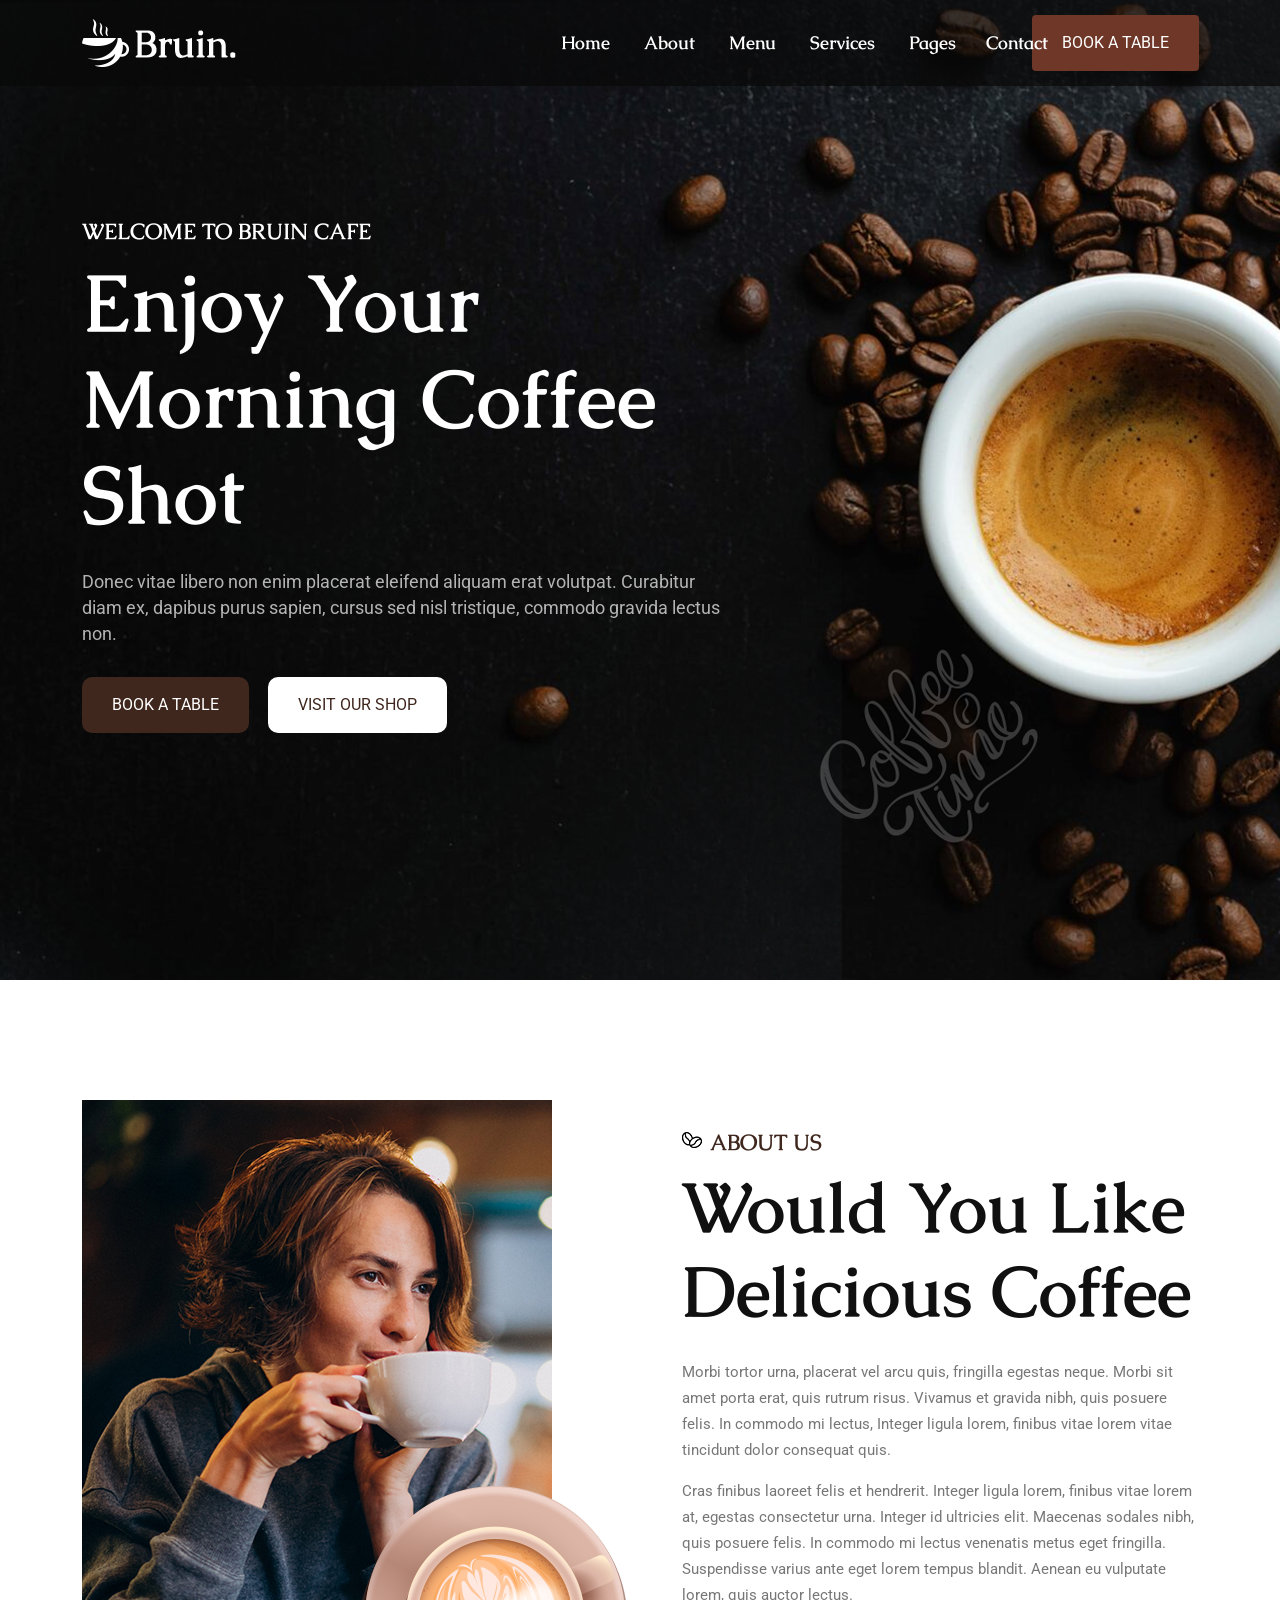
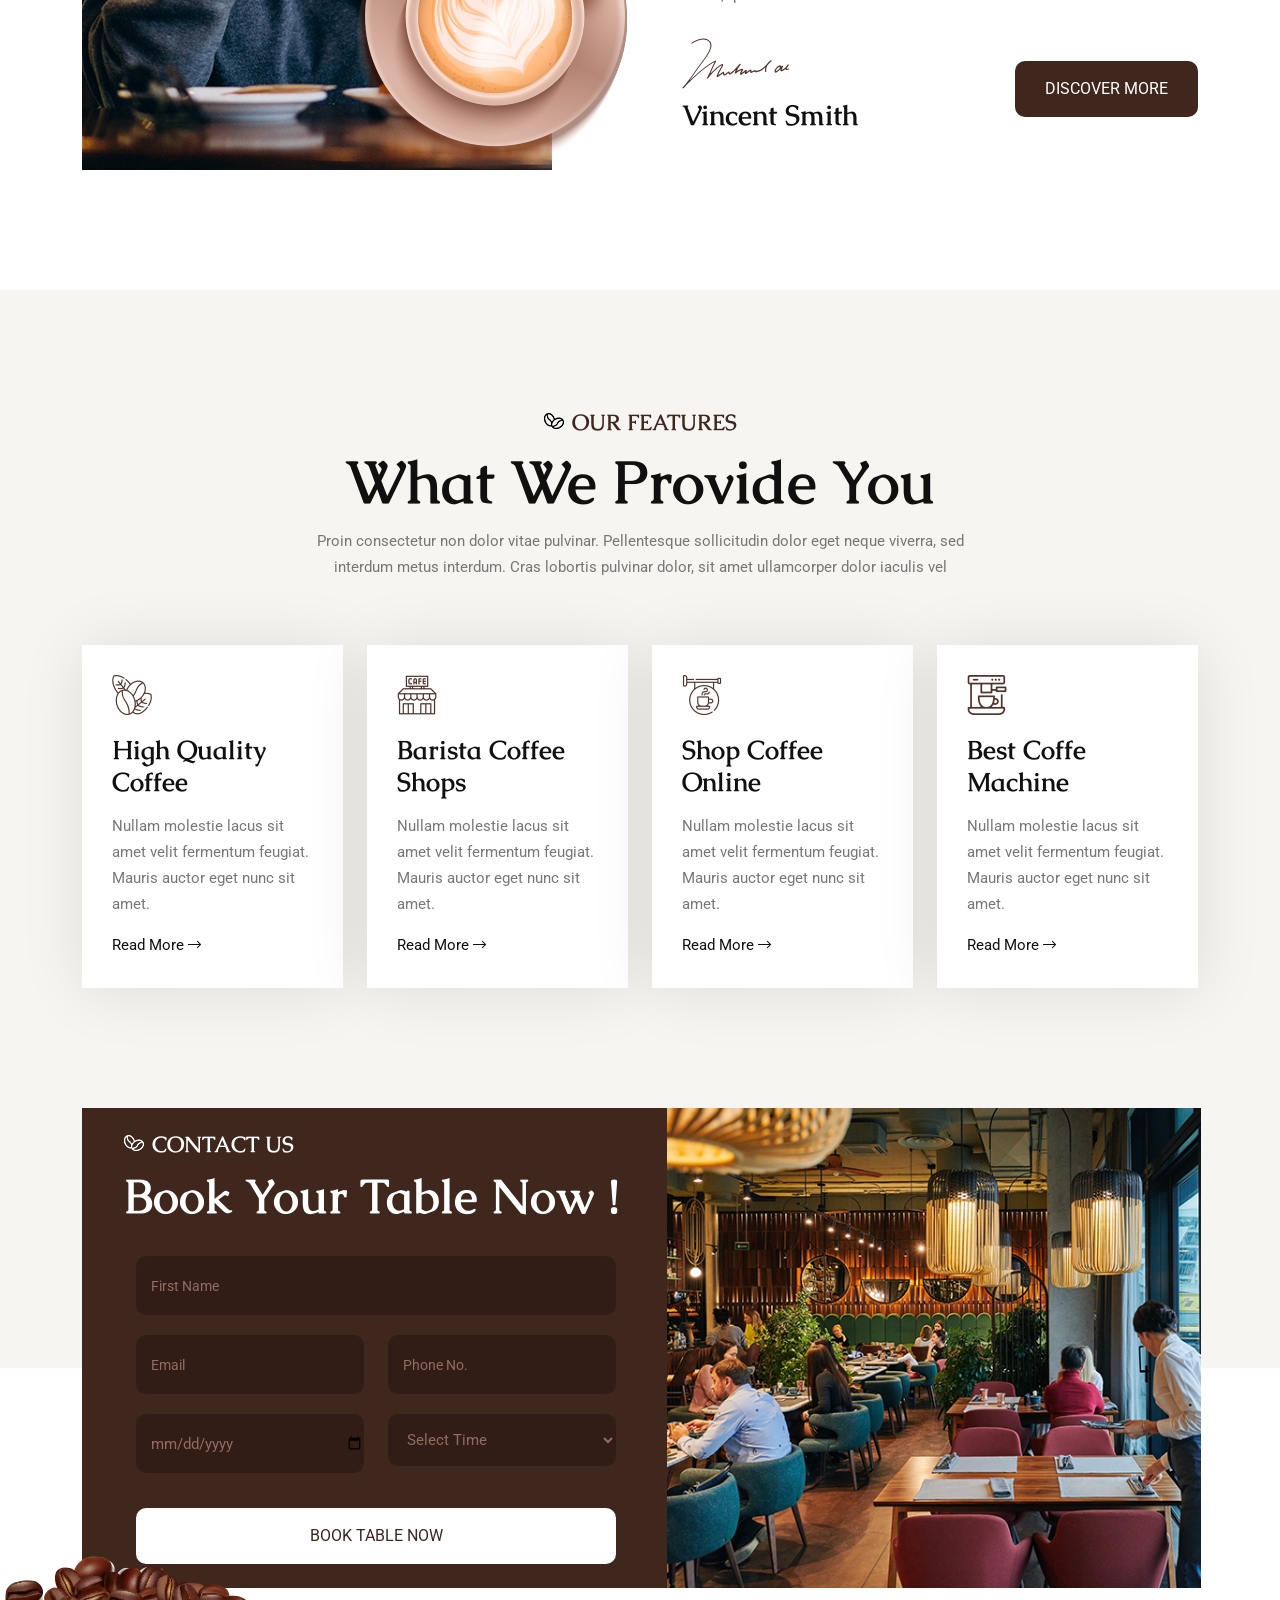
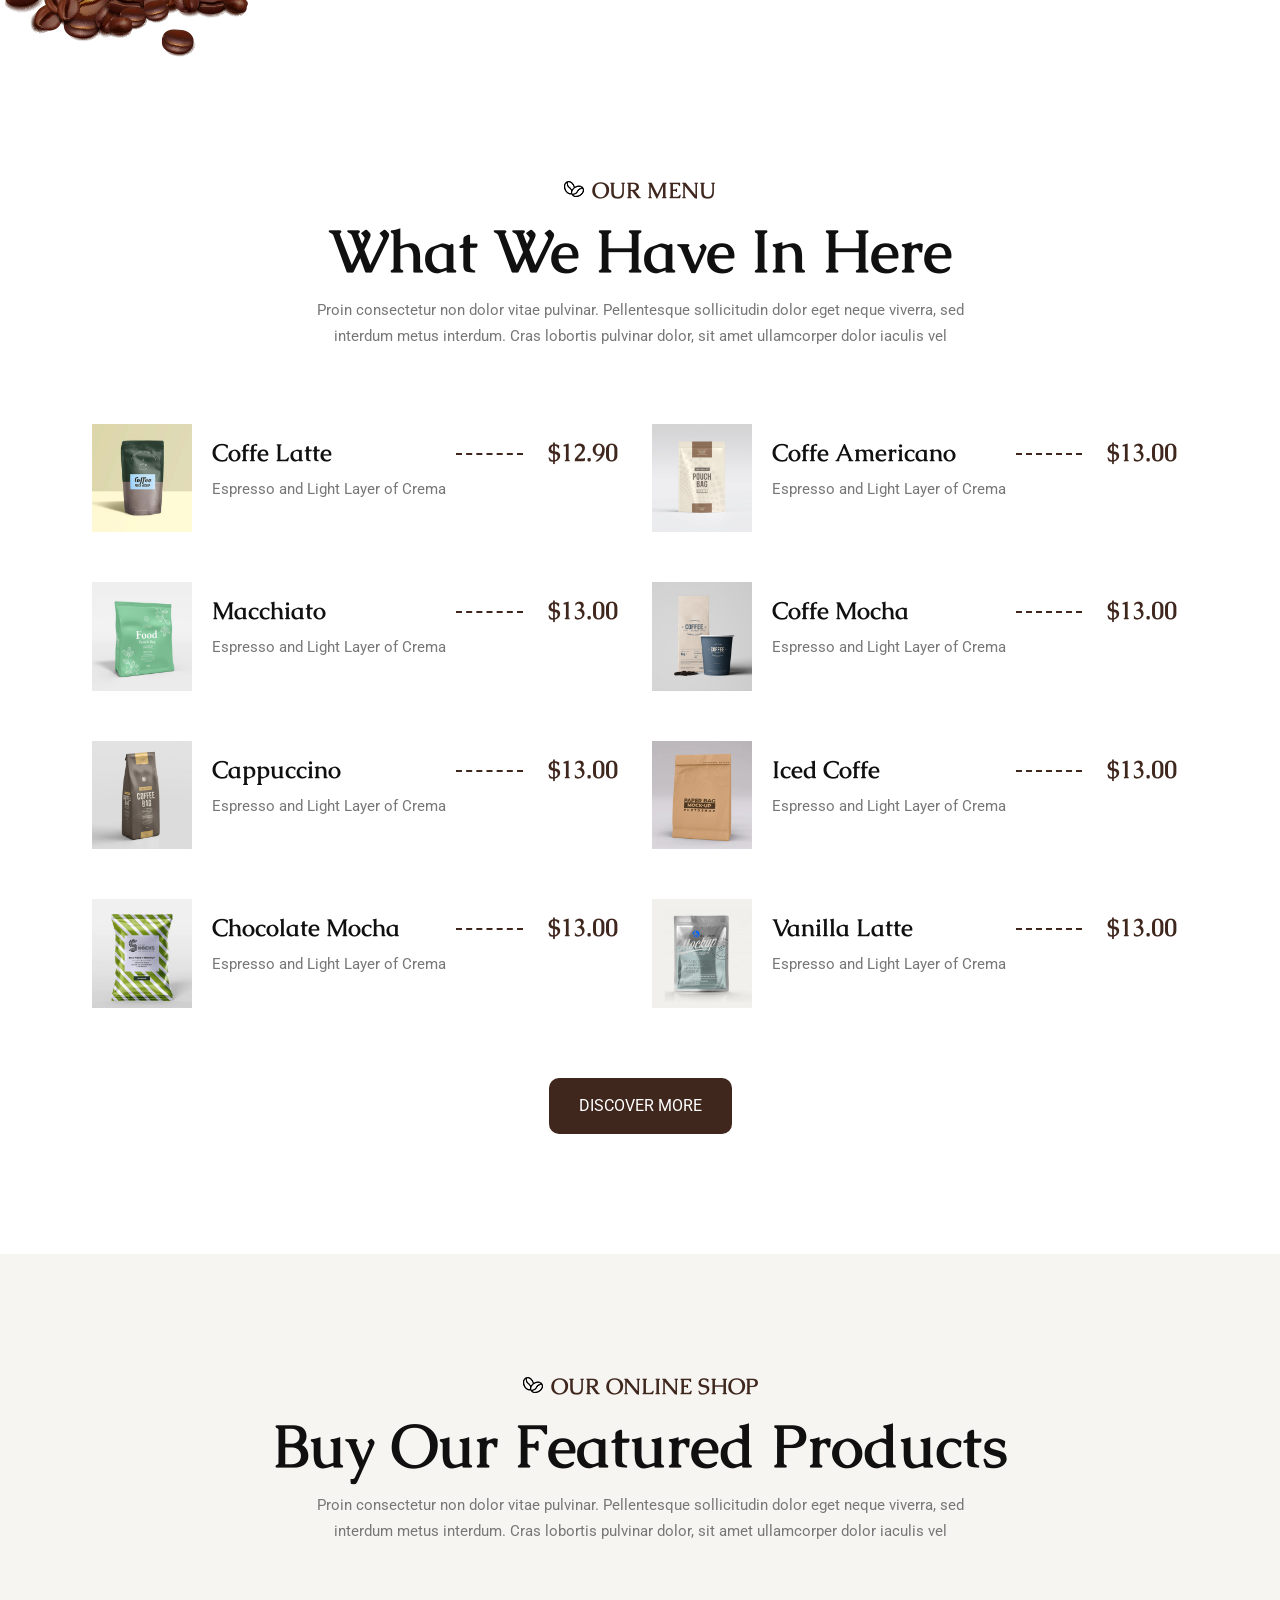
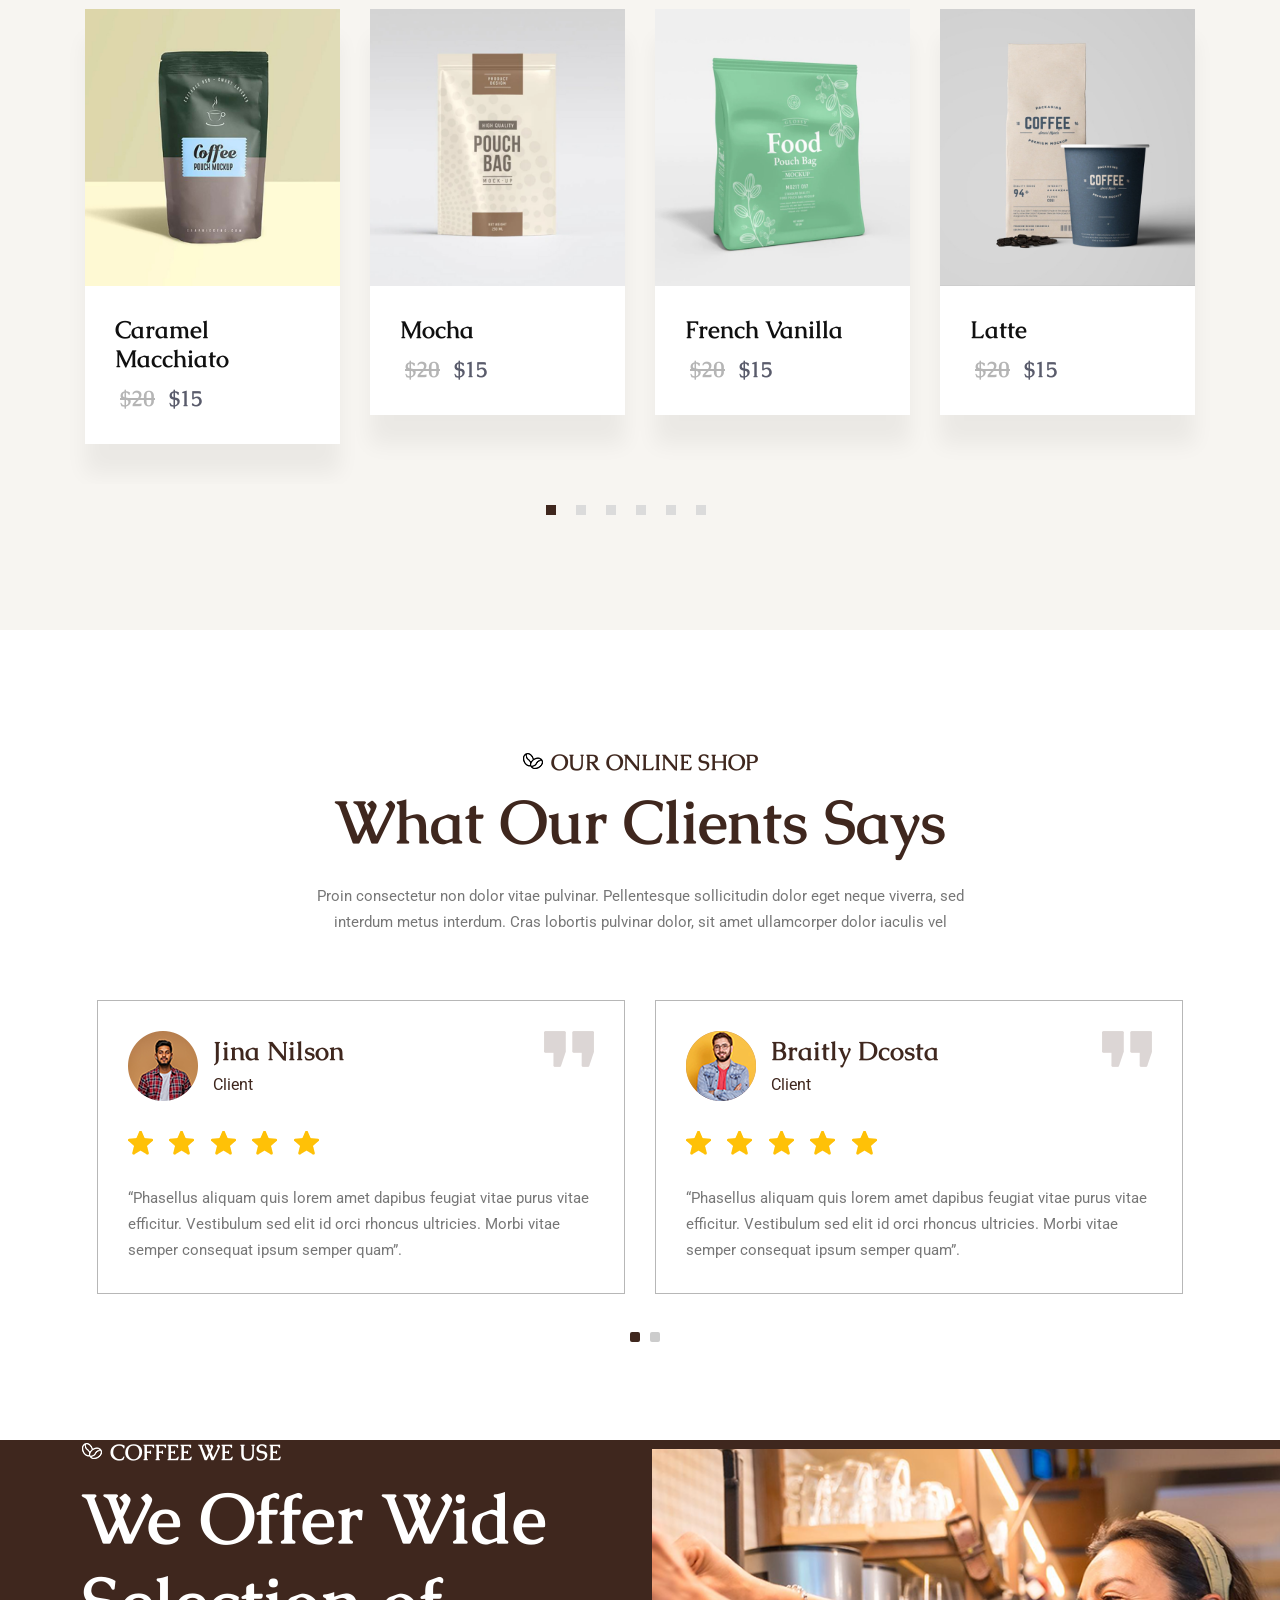
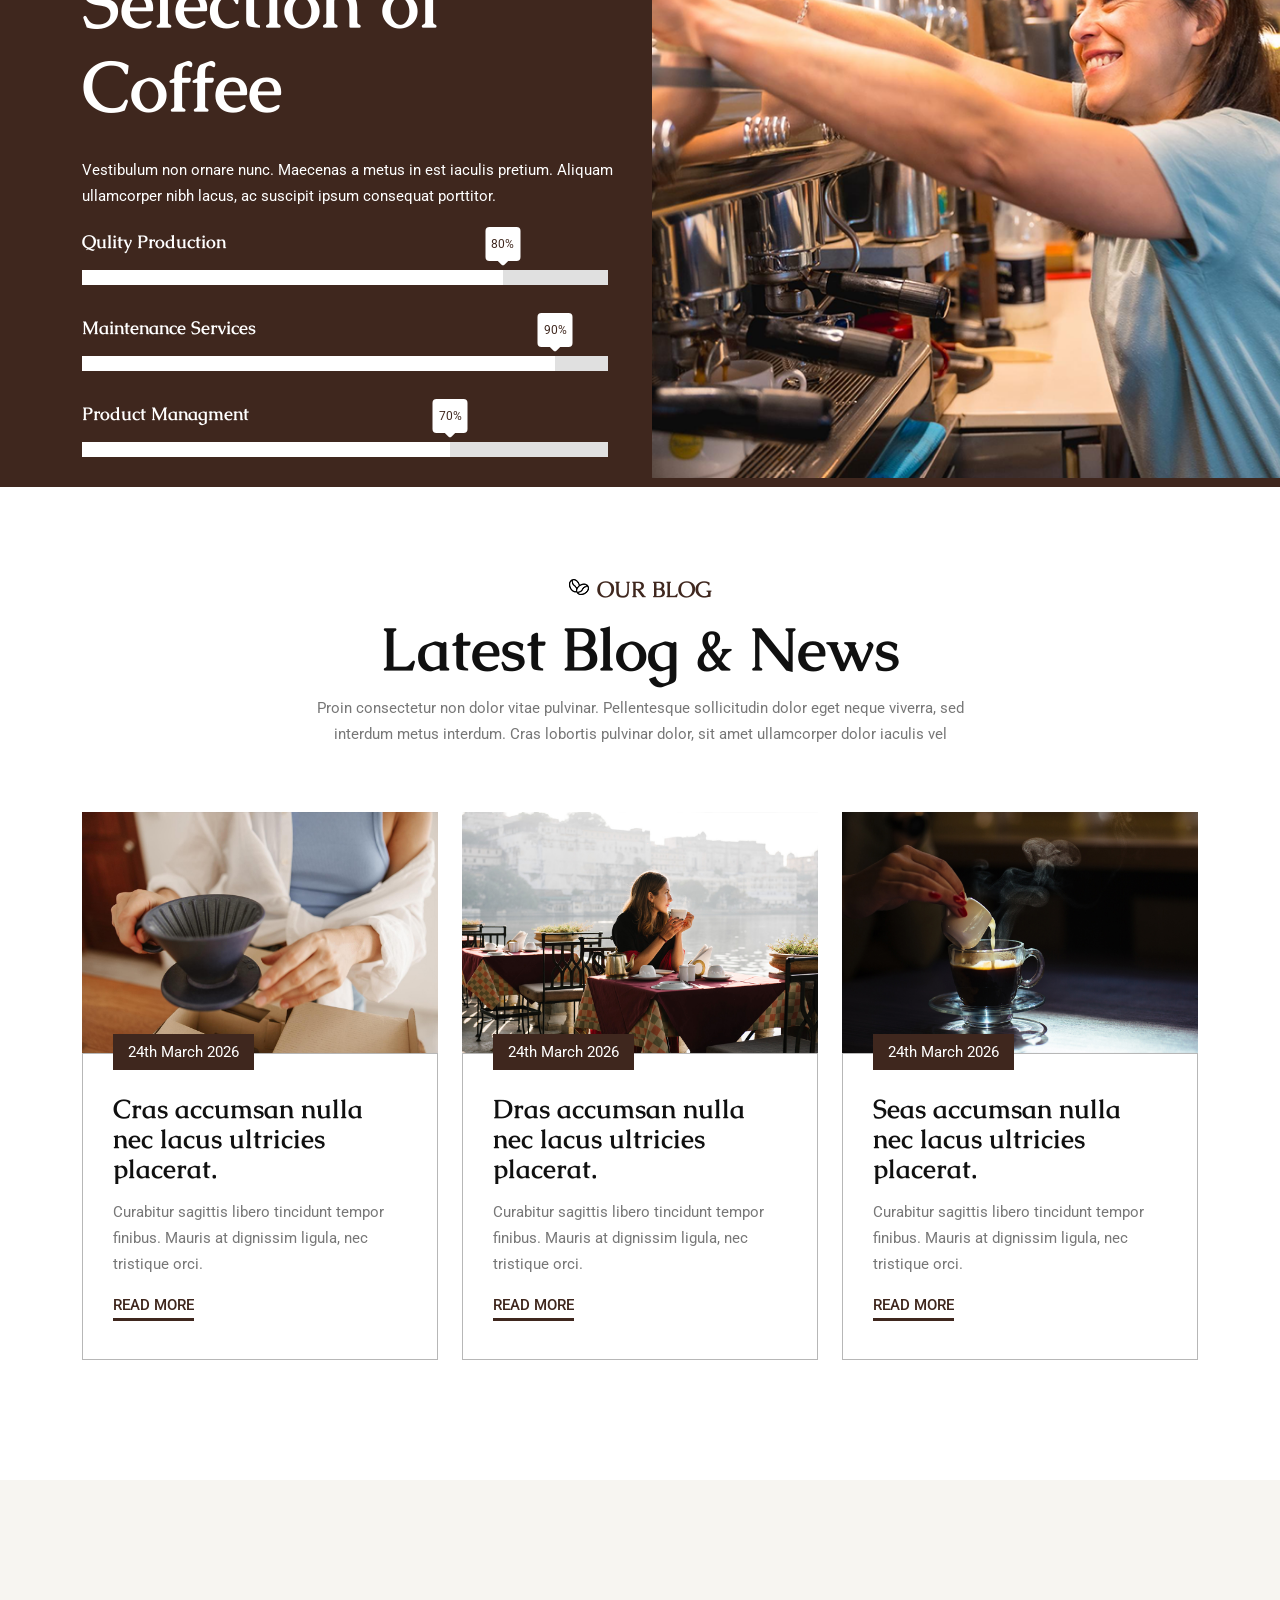
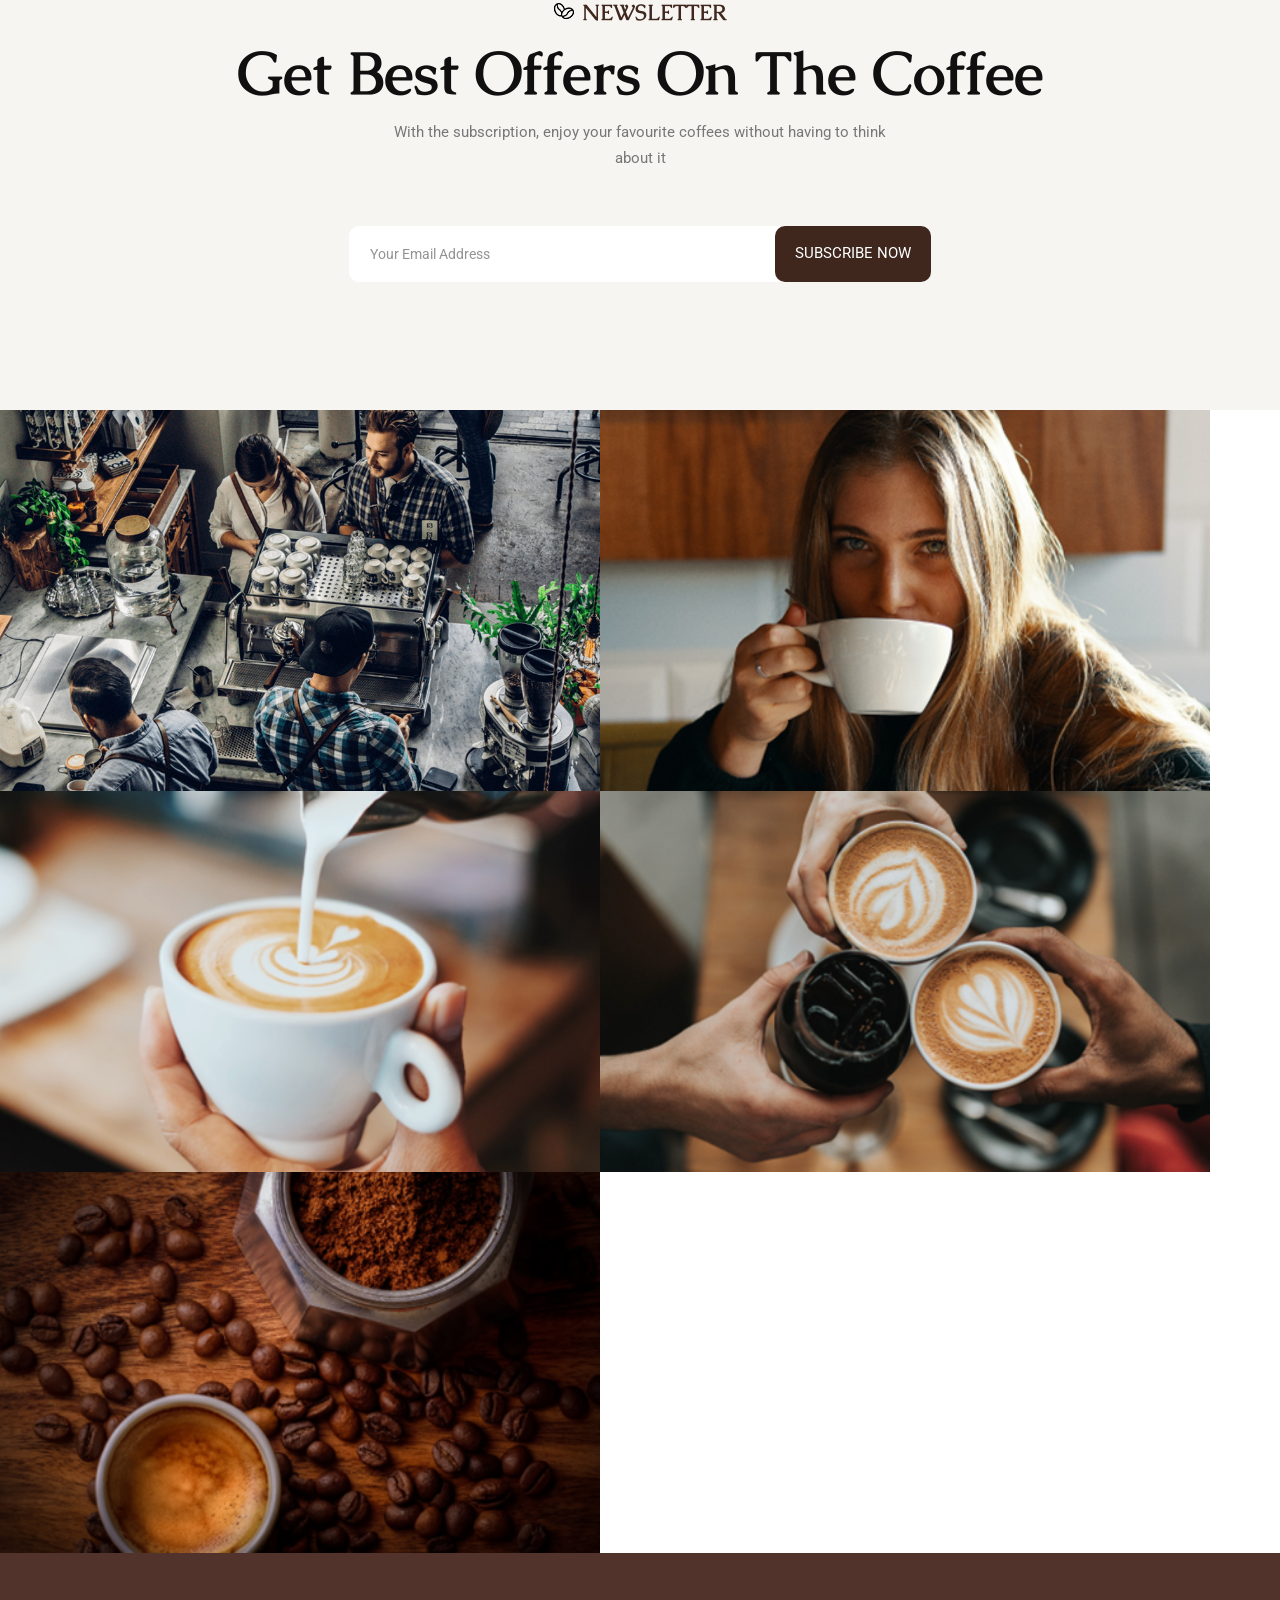
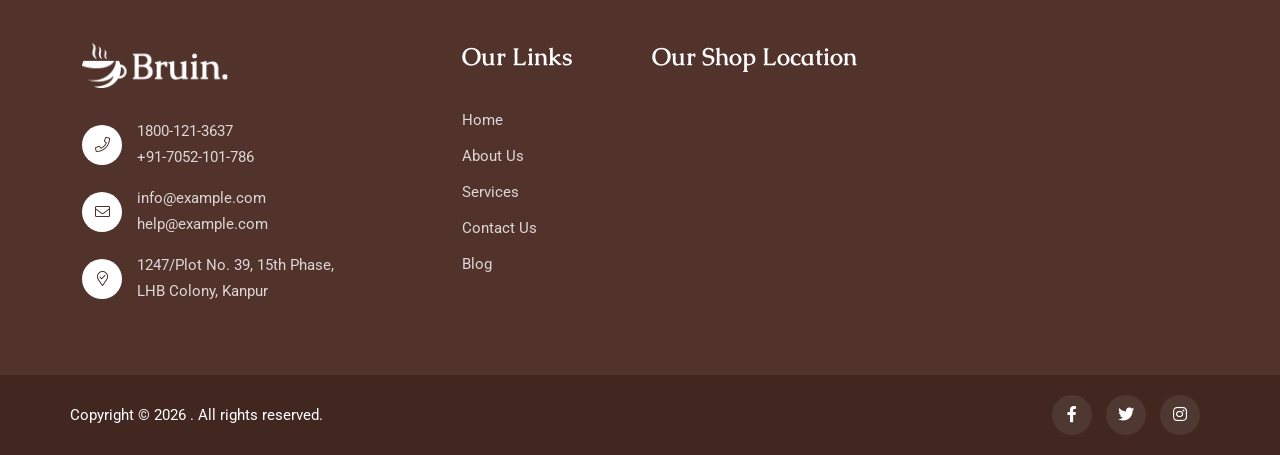
<file: index.html>
<!doctype html>
<html class="no-js" lang="zxx">

    <head>
        <meta charset="utf-8">
        <meta http-equiv="x-ua-compatible" content="ie=edge">
        <title>Coffe Shop </title>
        <meta name="description" content="Coffe Shop PHP Template - Bruin">
        <meta name="viewport" content="width=device-width, initial-scale=1">
        <link rel="shortcut icon" type="image/x-icon" href="img/favicon.ico">
        <!-- Place favicon.ico in the root directory -->

        <!-- CSS here -->
        <link rel="stylesheet" href="css/bootstrap.min.css">
        <link rel="stylesheet" href="css/animate.min.css">
        <link rel="stylesheet" href="css/magnific-popup.css">
        <link rel="stylesheet" href="fontawesome/css/all.min.css">
        <link rel="stylesheet" href="css/dripicons.css">
        <link rel="stylesheet" href="css/slick.css">
        <link rel="stylesheet" href="css/meanmenu.css">
        <link rel="stylesheet" href="css/default.css">
        <link rel="stylesheet" href="css/style.css">
        <link rel="stylesheet" href="css/responsive.css">
    </head>

    <body>
        <!-- header -->
        <header class="header-area header-three">
        <div id="header-sticky" class="menu-area">
            <div class="container">
                <div class="second-menu">
                    <div class="row align-items-center">
                        <div class="col-xl-2 col-lg-2">
                            <div class="logo">
                                <a href="index.html"><img src="img/logo/logo.png" alt="logo"></a>
                            </div>
                        </div>
                        
                         <!-- mainemenu begin -->

                        <div class="col-xl-8 col-lg-8">

                            <div class="main-menu text-right text-xl-right">
                                <nav id="mobile-menu">
                                    <ul>
                                        <li class="has-sub">
                                            <a href="index.html">Home</a>
                                            
                                        </li>
                                        <li><a href="about.html">About</a></li>
                                        <li><a href="menu.html">Menu</a></li>
                                        <li class="has-sub">
                                            <a href="services.html">Services</a>
                                            
                                        </li>
                                        <li class="has-sub"><a href="#">Pages</a>
                                            <ul>
                                                <li><a href="gallery.html">Gallery</a></li>
                                            
                                                <li><a href="team.html">Team</a></li>

                                                <li><a href="shop.html">Shop</a></li>

                                                <li><a href="shop-details.html">Shop Details</a></li>
                                              
                                            </ul>

                                        <li>
                                            <a href="contact.html">Contact</a>
                                        </li>
                                    </ul>
                                </nav>
                            </div>
                        </div>

                        <!-- mainmenu end -->

                        <div class="col-xl-2 col-lg-2 text-right d-none d-lg-block mt-15 mb-15 text-right text-xl-right">
                            <div class="login">
                                <ul>
                                    <li>
                                        <div class="second-header-btn">
                                            <a href="contact.html" class="btn">Book A Table</a>
                                        </div>
                                    </li>
                                </ul>

                            </div>
                        </div>

                        <div class="col-12">
                            <div class="mobile-menu"></div>
                        </div>
                    </div>
                </div>
            </div>
        </div>
    </header>
        <!-- header-end -->

        <!-- main-area -->
        <main>
            <!-- slider-area -->
            <section id="home" class="slider-area fix p-relative">

                <div class="slider-active" style="background: #101010;">
                    <div class="single-slider slider-bg d-flex align-items-center" style="background-image: url(img/slider/slider_bg_01.png); background-size: cover;">
                        <div class="container">
                            <div class="row justify-content-center align-items-center">

                                <div class="col-lg-7 col-md-7">
                                    <div class="slider-content s-slider-content mt-100">
                                        <h5 data-animation="fadeInUp" data-delay=".4s">Welcome To Bruin Cafe</h5>
                                        <h2 data-animation="fadeInUp" data-delay=".4s">Enjoy Your Morning Coffee Shot</h2>
                                        <p data-animation="fadeInUp" data-delay=".6s">Donec vitae libero non enim placerat eleifend aliquam erat volutpat. Curabitur diam ex, dapibus purus sapien, cursus sed nisl tristique, commodo gravida lectus non.</p>

                                        <div class="slider-btn mt-30 mb-105">
                                            <a href="contact.html" class="btn ss-btn mr-15" data-animation="fadeInLeft" data-delay=".4s">Book A Table</a>
                                            <a href="contact.html" class="btn ss-btn active" data-animation="fadeInLeft" data-delay=".4s">Visit Our Shop</a>
                                        </div>

                                    </div>
                                </div>
                                <div class="col-lg-5 col-md-5 p-relative">
                                </div>

                            </div>
                        </div>
                    </div>

                </div>


            </section>
            <!-- slider-area-end -->

            <!-- about-area -->
            <section class="about-area about-p pt-120 pb-120 p-relative fix">

                <div class="animations-02"><img src="img/bg/an-img-02.png" alt="contact-bg-an-01"></div>
                <div class="container">
                    <div class="row justify-content-center align-items-center">
                        <div class="col-lg-6 col-md-12 col-sm-12">
                            <div class="s-about-img p-relative  wow fadeInLeft animated" data-animation="fadeInLeft" data-delay=".4s">
                                <img src="img/features/about_img_02.png" alt="img">
                                <div class="about-icon">
                                    <img src="img/features/about_img_03.png" alt="img">
                                </div>
                            </div>

                        </div>

                        <div class="col-lg-6 col-md-12 col-sm-12">
                            <div class="about-content s-about-content  wow fadeInRight  animated pl-30" data-animation="fadeInRight" data-delay=".4s">
                                <div class="about-title second-title pb-25">
                                    <h5><span class="circle-left"><img src="img/bg/circle-left.png" alt="img"></span> About Us</h5>
                                    <h2>Would You Like Delicious Coffee</h2>
                                </div>
                                <p>Morbi tortor urna, placerat vel arcu quis, fringilla egestas neque. Morbi sit amet porta erat, quis rutrum risus. Vivamus et gravida nibh, quis posuere felis. In commodo mi lectus, Integer ligula lorem, finibus vitae lorem vitae tincidunt dolor consequat quis.</p>
                                <p>Cras finibus laoreet felis et hendrerit. Integer ligula lorem, finibus vitae lorem at, egestas consectetur urna. Integer id ultricies elit. Maecenas sodales nibh, quis posuere felis. In commodo mi lectus venenatis metus eget fringilla. Suspendisse varius ante eget lorem tempus blandit. Aenean eu vulputate lorem, quis auctor lectus.</p>
                                <div class="about-content3 mt-30">
                                    <div class="row justify-content-center align-items-center">
                                        <div class="col-md-6">
                                            <div class="signature">
                                                <img src="img/features/signature.png" alt="img">
                                                <h3 class="mt-10">Vincent Smith</h3>
                                            </div>

                                        </div>
                                        <div class="col-md-6 text-right">
                                            <div class="slider-btn">
                                                <a href="about.html" class="btn ss-btn smoth-scroll">Discover More</a>
                                            </div>
                                        </div>
                                    </div>
                                </div>

                            </div>
                        </div>

                    </div>
                </div>
            </section>
            <!-- about-area-end -->
            <!-- service-details2-area -->
            <section id="service-details2" class="pt-120 pb-380 p-relative" style="background-color: #f7f5f1;">
                <div class="animations-01"><img src="img/bg/an-img-01.png" alt="an-img-01"></div>
                <div class="container">
                    <div class="row align-items-center">
                        <div class="col-lg-12">
                            <div class="section-title center-align mb-50 text-center">
                                <h5><span class="circle-left"><img src="img/bg/circle-left.png" alt="img"></span> Our Features</h5>
                                <h2>
                                    What We Provide You
                                </h2>
                                <p>Proin consectetur non dolor vitae pulvinar. Pellentesque sollicitudin dolor eget neque viverra, sed interdum metus interdum. Cras lobortis pulvinar dolor, sit amet ullamcorper dolor iaculis vel</p>
                            </div>

                        </div>
                        <div class="col-lg-3 col-md-3">
                            <div class="services-08-item">
                                <div class="services-08-thumb">
                                    <img src="img/icon/fe-icon01.png" alt="img">
                                </div>
                                <div class="services-08-content">
                                    <h3><a href="single-service.html"> High Quality Coffee</a></h3>
                                    <p>Nullam molestie lacus sit amet velit fermentum feugiat. Mauris auctor eget nunc sit amet.</p>
                                    <a href="single-service.html">Read More <i class="fal fa-long-arrow-right"></i></a>
                                </div>
                            </div>
                        </div>
                        <div class="col-lg-3 col-md-3">
                            <div class="services-08-item">
                                <div class="services-08-thumb">
                                    <img src="img/icon/fe-icon04.png" alt="img">
                                </div>
                                <div class="services-08-content">
                                    <h3><a href="single-service.html">Barista Coffee Shops</a></h3>
                                    <p>Nullam molestie lacus sit amet velit fermentum feugiat. Mauris auctor eget nunc sit amet.</p>
                                    <a href="single-service.html">Read More <i class="fal fa-long-arrow-right"></i></a>
                                </div>
                            </div>
                        </div>
                        <div class="col-lg-3 col-md-3">
                            <div class="services-08-item">
                                <div class="services-08-thumb">
                                    <img src="img/icon/fe-icon05.png" alt="img">
                                </div>
                                <div class="services-08-content">
                                    <h3><a href="single-service.html">Shop Coffee Online</a></h3>
                                    <p>Nullam molestie lacus sit amet velit fermentum feugiat. Mauris auctor eget nunc sit amet.</p>
                                    <a href="single-service.html">Read More <i class="fal fa-long-arrow-right"></i></a>
                                </div>
                            </div>
                        </div>
                        <div class="col-lg-3 col-md-3">
                            <div class="services-08-item">
                                <div class="services-08-thumb">
                                    <img src="img/icon/fe-icon06.png" alt="img">
                                </div>
                                <div class="services-08-content">
                                    <h3><a href="single-service.html">Best Coffe Machine</a></h3>
                                    <p>Nullam molestie lacus sit amet velit fermentum feugiat. Mauris auctor eget nunc sit amet.</p>
                                    <a href="single-service.html">Read More <i class="fal fa-long-arrow-right"></i></a>

                                </div>
                            </div>
                        </div>

                    </div>
                </div>
            </section>
            <!-- service-details2-area-end -->
            <!-- booking-area -->
            <section class="booking pb-70">
                <div class="container">
                    <div class="row align-items-center">
                        <div class="col-lg-6">
                            <div class="contact-bg02">
                                <div class="section-title center-align">
                                    <h5><span class="circle-left"><img src="img/bg/circle-left-w.png" alt="img"></span> Contact Us</h5>
                                    <h2>
                                        Book Your Table Now !
                                    </h2>
                                </div>
                                <form action="https://phpdemo.zcubethemes.com/bruin/mail.php" method="post" class="contact-form mt-30">

                                    <!-- ThemeForest Security: CSRF Token -->
                                    <input type="hidden" name="csrf_token" value="d8a3db881754603e8b2da987392d3e87ccdc16a13c7c635fa2c003be8c807b67">

                                    <div class="row">
                                        <div class="col-lg-12">
                                            <div class="contact-field p-relative c-name mb-20">
                                                <input type="text" id="firstn" name="firstn" placeholder="First Name" required>
                                            </div>
                                        </div>

                                        <div class="col-lg-6">
                                            <div class="contact-field p-relative c-subject mb-20">
                                                <!-- Fix: Changed type to 'email' and corrected 'Eamil' typo -->
                                                <input type="email" id="email" name="email" placeholder="Email" required>
                                            </div>
                                        </div>
                                        <div class="col-lg-6">
                                            <div class="contact-field p-relative c-subject mb-20">
                                                <input type="text" id="phone" name="phone" placeholder="Phone No." required>
                                            </div>
                                        </div>

                                        <div class="col-lg-6">
                                            <div class="contact-field p-relative c-option mb-20">
                                                <!-- Fix: Added required attribute -->
                                                <input type="date" id="date" name="date" required>
                                            </div>
                                        </div>
                                        <div class="col-lg-6">
                                            <div class="contact-field p-relative c-option mb-20">
                                                <!-- Fix: Changed name to 'time' and fixed copy-pasted spa values -->
                                                <select name="time" id="time" required>
                                                    <option value="">Select Time</option>
                                                    <option value="9:30 PM">9:30 PM</option>
                                                    <option value="10:30 PM">10:30 PM</option>
                                                </select>
                                            </div>
                                        </div>
                                        <div class="col-lg-12">
                                            <div class="slider-btn mt-15">
                                                <!-- Fix: Added type="submit" -->
                                                <button type="submit" class="btn ss-btn" data-animation="fadeInRight" data-delay=".8s"><span>Book Table Now</span></button>
                                            </div>
                                        </div>
                                    </div>
                                </form>
                            </div>

                        </div>
                        <div class="col-lg-6">
                            <div class="booking-img">
                                <img src="img/bg/booking-img.png" alt="img">
                            </div>
                        </div>
                        <div class="booking-img2">
                            <img src="img/bg/booking-img-2.png" alt="img">
                        </div>
                    </div>
                </div>
            </section>
            <!-- booking-area-end -->
            <!-- Meal-area-start -->
            <section class="meal-select-section pt-120 pb-120 p-relative">
                <div class="animations-02"><img src="img/bg/an-img-04.png" alt="contact-bg-an-01"></div>
                <div class="container">
                    <div class="row">
                        <div class="col-lg-12">
                            <div class="section-title center-align mb-50 text-center">
                                <h5><span class="circle-left"><img src="img/bg/circle-left.png" alt="img"></span> Our Menu</h5>
                                <h2>
                                    What We Have In Here
                                </h2>
                                <p>Proin consectetur non dolor vitae pulvinar. Pellentesque sollicitudin dolor eget neque viverra, sed interdum metus interdum. Cras lobortis pulvinar dolor, sit amet ullamcorper dolor iaculis vel</p>
                            </div>

                        </div>
                    </div>
                    <div class="row align-items-center">
                        <div class="col-lg-12 col-md-12">
                            <div class="populer-meal">
                                <ul>
                                    <li>
                                        <div class="meal-container">
                                            <div class="meal-img">
                                                <img src="img/shop/img1.jpg" alt="img">
                                            </div>
                                            <div class="meal-content">
                                                <h5>
                                                    Coffe Latte
                                                </h5>
                                                <p>Espresso and Light Layer of Crema</p>
                                            </div>
                                            <div class="line">
                                                <hr>
                                            </div>
                                            <div class="meal-price">
                                                <strong>$12.90</strong>
                                            </div>
                                        </div>
                                    </li>
                                    <li>
                                        <div class="meal-container">
                                            <div class="meal-img">
                                                <img src="img/shop/img2.jpg" alt="img">
                                            </div>
                                            <div class="meal-content">
                                                <h5>
                                                    Coffe Americano
                                                </h5>
                                                <p>Espresso and Light Layer of Crema</p>
                                            </div>
                                            <div class="line">
                                                <hr>
                                            </div>
                                            <div class="meal-price">
                                                <strong>$13.00</strong>
                                            </div>
                                        </div>
                                    </li>
                                    <li>
                                        <div class="meal-container">
                                            <div class="meal-img">
                                                <img src="img/shop/img3.jpg" alt="img">
                                            </div>
                                            <div class="meal-content">
                                                <h5>
                                                    Macchiato
                                                </h5>
                                                <p>Espresso and Light Layer of Crema</p>
                                            </div>
                                            <div class="line">
                                                <hr>
                                            </div>
                                            <div class="meal-price">
                                                <strong>$13.00</strong>
                                            </div>
                                        </div>
                                    </li>
                                    <li>
                                        <div class="meal-container">
                                            <div class="meal-img">
                                                <img src="img/shop/img4.jpg" alt="img">
                                            </div>
                                            <div class="meal-content">
                                                <h5>
                                                    Coffe Mocha
                                                </h5>
                                                <p>Espresso and Light Layer of Crema</p>
                                            </div>
                                            <div class="line">
                                                <hr>
                                            </div>
                                            <div class="meal-price">
                                                <strong>$13.00</strong>
                                            </div>
                                        </div>
                                    </li>
                                    <li>
                                        <div class="meal-container">
                                            <div class="meal-img">
                                                <img src="img/shop/img5.jpg" alt="img">
                                            </div>
                                            <div class="meal-content">
                                                <h5>
                                                    Cappuccino
                                                </h5>
                                                <p>Espresso and Light Layer of Crema</p>
                                            </div>
                                            <div class="line">
                                                <hr>
                                            </div>
                                            <div class="meal-price">
                                                <strong>$13.00</strong>
                                            </div>
                                        </div>
                                    </li>
                                    <li>
                                        <div class="meal-container">
                                            <div class="meal-img">
                                                <img src="img/shop/img6.jpg" alt="img">
                                            </div>
                                            <div class="meal-content">
                                                <h5>
                                                    Iced Coffe
                                                </h5>
                                                <p>Espresso and Light Layer of Crema</p>
                                            </div>
                                            <div class="line">
                                                <hr>
                                            </div>
                                            <div class="meal-price">
                                                <strong>$13.00</strong>
                                            </div>
                                        </div>
                                    </li>
                                    <li>
                                        <div class="meal-container">
                                            <div class="meal-img">
                                                <img src="img/shop/img7.jpg" alt="img">
                                            </div>
                                            <div class="meal-content">
                                                <h5>
                                                    Chocolate Mocha
                                                </h5>
                                                <p>Espresso and Light Layer of Crema</p>
                                            </div>
                                            <div class="line">
                                                <hr>
                                            </div>
                                            <div class="meal-price">
                                                <strong>$13.00</strong>
                                            </div>
                                        </div>
                                    </li>
                                    <li>
                                        <div class="meal-container">
                                            <div class="meal-img">
                                                <img src="img/shop/img8.jpg" alt="img">
                                            </div>
                                            <div class="meal-content">
                                                <h5>
                                                    Vanilla Latte
                                                </h5>
                                                <p>Espresso and Light Layer of Crema</p>
                                            </div>
                                            <div class="line">
                                                <hr>
                                            </div>
                                            <div class="meal-price">
                                                <strong>$13.00</strong>
                                            </div>
                                        </div>
                                    </li>
                                </ul>

                            </div>
                        </div>
                        <div class="col-md-12 text-center">
                            <div class="slider-btn">
                                <a href="about.html" class="btn ss-btn smoth-scroll mt-30">Discover More</a>
                            </div>
                        </div>
                    </div>

                </div>
            </section>
            <!-- Meal-area-end -->
            <!-- product-slider -->
            <section class="product-slider pt-120 pb-90 p-relative fix" style="background-color: #f7f5f1; ">
                <div class="animations-01"><img src="img/bg/an-img-04.png" alt="contact-bg-an-01"></div>
                <div class="container">
                    <div class="row">
                        <div class="col-lg-12">
                            <div class="section-title center-align mb-50 text-center">
                                <h5><span class="circle-left"><img src="img/bg/circle-left.png" alt="img"></span> Our Online Shop</h5>
                                <h2>
                                    Buy Our Featured Products
                                </h2>
                                <p>Proin consectetur non dolor vitae pulvinar. Pellentesque sollicitudin dolor eget neque viverra, sed interdum metus interdum. Cras lobortis pulvinar dolor, sit amet ullamcorper dolor iaculis vel</p>
                            </div>

                        </div>

                    </div>
                    <div class="row home-blog-active">
                        <div class="col-lg-4 col-md-12">

                            <div class="product mb-40">
                                <div class="product__img">
                                    <a href="shop-details.html"><img src="img/shop/img1.jpg" alt=""></a>
                                    <div class="product-action text-center">

                                        <a href="shop-details.html">Add Cart</a>

                                    </div>
                                </div>
                                <div class="product__content pt-30">

                                    <h4 class="pro-title"><a href="shop-details.html">Caramel Macchiato</a></h4>
                                    <div class="price">
                                        <span class="old-price">$20</span>
                                        <span>$15</span>
                                    </div>
                                </div>
                            </div>


                        </div>
                        <div class="col-lg-4 col-md-12">

                            <div class="product mb-40">
                                <div class="product__img">
                                    <a href="shop-details.html"><img src="img/shop/img2.jpg" alt=""></a>
                                    <div class="product-action text-center">

                                        <a href="shop-details.html">Add Cart</a>

                                    </div>
                                </div>
                                <div class="product__content pt-30">

                                    <h4 class="pro-title"><a href="shop-details.html">Mocha</a></h4>
                                    <div class="price">
                                        <span class="old-price">$20</span>
                                        <span>$15</span>
                                    </div>
                                </div>
                            </div>



                        </div>
                        <div class="col-lg-4 col-md-12">

                            <div class="product mb-40">
                                <div class="product__img">
                                    <a href="shop-details.html"><img src="img/shop/img3.jpg" alt=""></a>
                                    <div class="product-action text-center">

                                        <a href="shop-details.html">Add Cart</a>

                                    </div>
                                </div>
                                <div class="product__content pt-30">

                                    <h4 class="pro-title"><a href="shop-details.html">French Vanilla</a></h4>
                                    <div class="price">
                                        <span class="old-price">$20</span>
                                        <span>$15</span>
                                    </div>
                                </div>
                            </div>



                        </div>
                        <div class="col-lg-4 col-md-12">

                            <div class="product mb-40">
                                <div class="product__img">
                                    <a href="shop-details.html"><img src="img/shop/img4.jpg" alt=""></a>
                                    <div class="product-action text-center">

                                        <a href="shop-details.html">Add Cart</a>

                                    </div>
                                </div>
                                <div class="product__content pt-30">

                                    <h4 class="pro-title"><a href="shop-details.html">Latte</a></h4>
                                    <div class="price">
                                        <span class="old-price">$20</span>
                                        <span>$15</span>
                                    </div>
                                </div>
                            </div>

                        </div>
                        <div class="col-lg-4 col-md-12">

                            <div class="product mb-40">
                                <div class="product__img">
                                    <a href="shop-details.html"><img src="img/shop/img5.jpg" alt=""></a>
                                    <div class="product-action text-center">

                                        <a href="shop-details.html">Add Cart</a>

                                    </div>
                                </div>
                                <div class="product__content pt-30">

                                    <h4 class="pro-title"><a href="shop-details.html">French Vanilla</a></h4>
                                    <div class="price">
                                        <span class="old-price">$20</span>
                                        <span>$15</span>
                                    </div>
                                </div>
                            </div>

                        </div>
                        <div class="col-lg-4 col-md-12">

                            <div class="product mb-40">
                                <div class="product__img">
                                    <a href="shop-details.html"><img src="img/shop/img6.jpg" alt=""></a>
                                    <div class="product-action text-center">

                                        <a href="shop-details.html">Add Cart</a>

                                    </div>
                                </div>
                                <div class="product__content pt-30">

                                    <h4 class="pro-title"><a href="shop-details.html">Latte</a></h4>
                                    <div class="price">
                                        <span>$95.00</span>
                                        <span class="old-price">$120.00</span>
                                    </div>
                                </div>
                            </div>

                        </div>

                    </div>
                </div>
            </section>
            <!-- product-slider-end -->
            <!-- testimonial-area -->
            <section class="testimonial-area pt-120 pb-90 p-relative fix">
                <div class="container">
                    <div class="row">
                        <div class="col-lg-12">
                            <div class="section-title center-align mb-50 text-center">
                                <h5><span class="circle-left"><img src="img/bg/circle-left.png" alt="img"></span> Our Online Shop</h5>
                                <h2>
                                    What Our Clients Says
                                </h2>
                                <p>Proin consectetur non dolor vitae pulvinar. Pellentesque sollicitudin dolor eget neque viverra, sed interdum metus interdum. Cras lobortis pulvinar dolor, sit amet ullamcorper dolor iaculis vel</p>
                            </div>

                        </div>
                        <div class="col-lg-12">
                            <div class="testimonial-active">
                                <div class="single-testimonial">
                                    <div class="testi-author">
                                        <img src="img/testimonial/testi_avatar.png" alt="img">
                                        <div class="ta-info">
                                            <h6>Jina Nilson</h6>
                                            <span>Client</span>
                                        </div>
                                    </div>
                                    <div class="review-icon">
                                        <img src="img/testimonial/review-icon.png" alt="img">
                                    </div>
                                    <p>“Phasellus aliquam quis lorem amet dapibus feugiat vitae purus vitae efficitur. Vestibulum sed elit id orci rhoncus ultricies. Morbi vitae semper consequat ipsum semper quam”.</p>

                                    <div class="qt-img">
                                        <img src="img/testimonial/qt-icon.png" alt="img">
                                    </div>
                                </div>
                                <div class="single-testimonial">
                                    <div class="testi-author">
                                        <img src="img/testimonial/testi_avatar_02.png" alt="img">
                                        <div class="ta-info">
                                            <h6>Braitly Dcosta</h6>
                                            <span>Client</span>
                                        </div>
                                    </div>
                                    <div class="review-icon">
                                        <img src="img/testimonial/review-icon.png" alt="img">
                                    </div>
                                    <p>“Phasellus aliquam quis lorem amet dapibus feugiat vitae purus vitae efficitur. Vestibulum sed elit id orci rhoncus ultricies. Morbi vitae semper consequat ipsum semper quam”.</p>

                                    <div class="qt-img">
                                        <img src="img/testimonial/qt-icon.png" alt="img">
                                    </div>
                                </div>
                                <div class="single-testimonial">
                                    <div class="testi-author">
                                        <img src="img/testimonial/testi_avatar.png" alt="img">
                                        <div class="ta-info">
                                            <h6>Jina Nilson</h6>
                                            <span>Client</span>
                                        </div>
                                    </div>
                                    <div class="review-icon">
                                        <img src="img/testimonial/review-icon.png" alt="img">
                                    </div>
                                    <p>“Phasellus aliquam quis lorem amet dapibus feugiat vitae purus vitae efficitur. Vestibulum sed elit id orci rhoncus ultricies. Morbi vitae semper consequat ipsum semper quam”.</p>

                                    <div class="qt-img">
                                        <img src="img/testimonial/qt-icon.png" alt="img">
                                    </div>
                                </div>
                                <div class="single-testimonial">
                                    <div class="testi-author">
                                        <img src="img/testimonial/testi_avatar_02.png" alt="img">
                                        <div class="ta-info">
                                            <h6>Braitly Dcosta</h6>
                                            <span>Client</span>
                                        </div>
                                    </div>
                                    <div class="review-icon">
                                        <img src="img/testimonial/review-icon.png" alt="img">
                                    </div>
                                    <p>“Phasellus aliquam quis lorem amet dapibus feugiat vitae purus vitae efficitur. Vestibulum sed elit id orci rhoncus ultricies. Morbi vitae semper consequat ipsum semper quam”.</p>

                                    <div class="qt-img">
                                        <img src="img/testimonial/qt-icon.png" alt="img">
                                    </div>
                                </div>
                            </div>
                        </div>

                    </div>
                </div>
            </section>
            <!-- testimonial-area-end -->
            <!-- skill-area -->
            <section id="skill" class="skill-area p-relative fix" style="background: #3f271e;">
                <div class="animations-01"><img src="img/bg/an-img-05.png" alt="contact-bg-an-05"></div>
                <div class="container">
                    <div class="row justify-content-center align-items-center">
                        <div class="col-lg-6 col-md-12 col-sm-12">
                            <div class="skills-content s-about-content">
                                <div class="skills-title pb-20">
                                    <h5><span class="circle-left"><img src="img/bg/circle-left-w.png" alt="img"></span> Coffee We Use</h5>
                                    <h2>
                                        We Offer Wide Selection of Coffee
                                    </h2>
                                </div>
                                <p>Vestibulum non ornare nunc. Maecenas a metus in est iaculis pretium. Aliquam ullamcorper nibh lacus, ac suscipit ipsum consequat porttitor.</p>
                                <div class="skills-content s-about-content mt-20">
                                    <div class="skills">
                                        <div class="skill mb-30">
                                            <div class="skill-name">Qulity Production</div>
                                            <div class="skill-bar">
                                                <div class="skill-per" id="80"></div>
                                            </div>
                                        </div>
                                        <div class="skill mb-30">
                                            <div class="skill-name">Maintenance Services</div>
                                            <div class="skill-bar">
                                                <div class="skill-per" id="90"></div>
                                            </div>
                                        </div>
                                        <div class="skill mb-30">
                                            <div class="skill-name">Product Managment</div>
                                            <div class="skill-bar">
                                                <div class="skill-per" id="70"></div>
                                            </div>
                                        </div>

                                    </div>



                                </div>
                            </div>
                        </div>
                        <div class="col-lg-6 col-md-12 col-sm-12 pr-30">
                            <div class="skills-img">
                                <img src="img/bg/skills-img.png" alt="img" class="img">
                            </div>
                        </div>

                    </div>
                </div>
            </section>
            <!-- skill-area-end -->

            <!-- blog-area -->
            <section id="blog" class="blog-area p-relative fix pt-90 pb-90">
                <div class="animations-02"><img src="img/bg/an-img-06.png" alt="contact-bg-an-05"></div>
                <div class="container">
                    <div class="row align-items-center">
                        <div class="col-lg-12">
                            <div class="section-title center-align mb-50 text-center wow fadeInDown animated" data-animation="fadeInDown" data-delay=".4s">
                                <h5><span class="circle-left"><img src="img/bg/circle-left.png" alt="img"></span> Our Blog</h5>
                                <h2>
                                    Latest Blog & News
                                </h2>
                                <p>Proin consectetur non dolor vitae pulvinar. Pellentesque sollicitudin dolor eget neque viverra, sed interdum metus interdum. Cras lobortis pulvinar dolor, sit amet ullamcorper dolor iaculis vel</p>
                            </div>

                        </div>
                    </div>
                    <div class="row">
                        <div class="col-lg-4 col-md-6">
                            <div class="single-post2 hover-zoomin mb-30 wow fadeInUp animated" data-animation="fadeInUp" data-delay=".4s">
                                <div class="blog-thumb2">
                                    <a href="blog-details.html"><img src="img/blog/inner_b1.jpg" alt="img"></a>
                                </div>
                                <div class="blog-content2">
                                    <div class="date-home">
                                        24th March 2026
                                    </div>
                                    <h4><a href="blog-details.html">Cras accumsan nulla nec lacus ultricies placerat.</a></h4>
                                    <p>Curabitur sagittis libero tincidunt tempor finibus. Mauris at dignissim ligula, nec tristique orci.</p>
                                    <div class="blog-btn"><a href="blog-details.html">Read More</a></div>

                                </div>
                            </div>
                        </div>
                        <div class="col-lg-4 col-md-6">
                            <div class="single-post2 mb-30 hover-zoomin wow fadeInUp animated" data-animation="fadeInUp" data-delay=".4s">
                                <div class="blog-thumb2">
                                    <a href="blog-details.html"><img src="img/blog/inner_b2.jpg" alt="img"></a>
                                </div>
                                <div class="blog-content2">
                                    <div class="date-home">
                                        24th March 2026
                                    </div>
                                    <h4><a href="blog-details.html">Dras accumsan nulla nec lacus ultricies placerat.</a></h4>
                                    <p>Curabitur sagittis libero tincidunt tempor finibus. Mauris at dignissim ligula, nec tristique orci.</p>
                                    <div class="blog-btn"><a href="blog-details.html">Read More</a></div>
                                </div>
                            </div>
                        </div>
                        <div class="col-lg-4 col-md-6">
                            <div class="single-post2 mb-30 hover-zoomin wow fadeInUp animated" data-animation="fadeInUp" data-delay=".4s">
                                <div class="blog-thumb2">
                                    <a href="blog-details.html"><img src="img/blog/inner_b3.jpg" alt="img"></a>
                                </div>
                                <div class="blog-content2">
                                    <div class="date-home">
                                        24th March 2026
                                    </div>
                                    <h4><a href="blog-details.html">Seas accumsan nulla nec lacus ultricies placerat.</a></h4>
                                    <p>Curabitur sagittis libero tincidunt tempor finibus. Mauris at dignissim ligula, nec tristique orci.</p>
                                    <div class="blog-btn"><a href="blog-details.html">Read More</a></div>
                                </div>
                            </div>
                        </div>


                    </div>
                </div>
            </section>
            <!-- blog-area-end -->
            <!-- newslater-area -->
            <section class="newslater-area p-relative pt-120 pb-120" style="background-color: #f7f5f1;">
                <div class="animations-01"><img src="img/bg/an-img-07.png" alt="contact-bg-an-05"></div>
                <div class="container">
                    <div class="row justify-content-center align-items-center text-center">
                        <div class="col-xl-9 col-lg-9">
                            <div class="section-title center-align mb-40 text-center wow fadeInDown animated" data-animation="fadeInDown" data-delay=".4s">
                                <h5><span class="circle-left"><img src="img/bg/circle-left.png" alt="img"></span> Newsletter</h5>
                                <h2>
                                    Get Best Offers On The Coffee
                                </h2>
                                <p>With the subscription, enjoy your favourite coffees without having to think about it</p>
                            </div>
                            <form name="ajax-form" id="contact-form4" action="#" method="post" class="contact-form newslater">
                                <div class="form-group">
                                    <input class="form-control" id="email2" name="email" type="email" placeholder="Your Email Address" value="" required="">
                                    <button type="submit" class="btn btn-custom" id="send2">Subscribe Now</button>
                                </div>
                                <!-- /Form-email -->
                            </form>
                        </div>

                    </div>

                </div>
            </section>
            <!-- newslater-aread-end -->
            <!-- gallery-area -->
            <section class="profile fix">
                <div class="container-fluid">
                    <div class="row">
                        <div class="col-lg-12">
                            <div class="masonry-gallery-huge">
                                <div class="grid col2">

                                    <div class="grid-item financial">
                                        <a class="popup-image" href="img/gallery/protfolio-img01.png">
                                            <figure class="gallery-image">
                                                <img src="img/gallery/protfolio-img01.png" alt="img" class="img">
                                            </figure>
                                        </a>

                                    </div>
                                    <div class="grid-item banking">
                                        <a class="popup-image" href="img/gallery/protfolio-img02.png">
                                            <figure class="gallery-image">
                                                <img src="img/gallery/protfolio-img02.png" alt="img" class="img">
                                            </figure>
                                        </a>


                                    </div>
                                    <div class="grid-item insurance">
                                        <a class="popup-image" href="img/gallery/protfolio-img03.png">
                                            <figure class="gallery-image">
                                                <img src="img/gallery/protfolio-img03.png" alt="img" class="img">
                                            </figure>
                                        </a>

                                    </div>
                                    <div class="grid-item family">
                                        <a class="popup-image" href="img/gallery/protfolio-img04.png">
                                            <figure class="gallery-image">
                                                <img src="img/gallery/protfolio-img04.png" alt="img" class="img">
                                            </figure>
                                        </a>
                                    </div>
                                    <div class="grid-item business">
                                        <a class="popup-image" href="img/gallery/protfolio-img05.png">
                                            <figure class="gallery-image">
                                                <img src="img/gallery/protfolio-img05.png" alt="img" class="img">
                                            </figure>
                                        </a>

                                    </div>

                                </div>
                            </div>

                        </div>

                    </div>

                </div>
            </section>
            <!-- gallery-area-end -->
        </main>
        <!-- main-area-end -->
        <!-- footer -->
         <footer class="footer-bg footer-p">
         <div class="footer-top  pt-90 pb-40" style="background-color: #3f271e; background-image: url(img/bg/footer-bg.png);">
             <div class="container">
                 <div class="row justify-content-between">

                     <div class="col-xl-4 col-lg-4 col-sm-6">
                         <div class="footer-widget mb-30">
                             <div class="f-widget-title mb-30">
                                 <img src="img/logo/logo.png" alt="img">
                             </div>
                             <div class="f-contact">
                                 <ul>
                                     <li>
                                         <i class="icon fal fa-phone"></i>
                                         <span>1800-121-3637<br>+91-7052-101-786</span>
                                     </li>
                                     <li><i class="icon fal fa-envelope"></i>
                                         <span>
                                             <a href="mailto:info@example.com">info@example.com</a>
                                             <br>
                                             <a href="mailto:help@example.com">help@example.com</a>
                                         </span>
                                     </li>
                                     <li>
                                         <i class="icon fal fa-map-marker-check"></i>
                                         <span>1247/Plot No. 39, 15th Phase,<br> LHB Colony, Kanpur</span>
                                     </li>

                                 </ul>

                             </div>
                         </div>
                     </div>
                     <div class="col-xl-2 col-lg-2 col-sm-6">
                         <div class="footer-widget mb-30">
                             <div class="f-widget-title">
                                 <h2>Our Links</h2>
                             </div>
                             <div class="footer-link">
                                 <ul>
                                     <li><a href="index.html">Home</a></li>
                                     <li><a href="about.html"> About Us</a></li>
                                     <li><a href="services.html"> Services </a></li>
                                     <li><a href="contact.html"> Contact Us</a></li>
                                     <li><a href="blog.html">Blog </a></li>
                                 </ul>
                             </div>
                         </div>
                     </div>
                     <div class="col-xl-6 col-lg-6 col-sm-6">
                         <div class="footer-widget mb-30">
                             <div class="f-widget-title">
                                 <h2>Our Shop Location</h2>
                             </div>
                             <div class="footer-link">
                                 <iframe src="https://www.google.com/maps/embed?pb=!1m18!1m12!1m3!1d212867.83634504632!2d-112.24455686962897!3d33.52582710700138!2m3!1f0!2f0!3f0!3m2!1i1024!2i768!4f13.1!3m3!1m2!1s0x872b743829374b03%3A0xabaac255b1e43fbe!2sPlexus%20Worldwide!5e0!3m2!1sen!2sin!4v1618567685329!5m2!1sen!2sin" width="600" height="190" style="border:0;" allowfullscreen="" loading="lazy"></iframe>
                             </div>
                         </div>
                     </div>

                 </div>
             </div>
         </div>
         <div class="copyright-wrap">
             <div class="container">
                 <div class="row align-items-center">
                     <div class="col-lg-6">
                         Copyright &copy; 2026 . All rights reserved.
                     </div>
                     <div class="col-lg-6 text-right text-xl-right">
                         <div class="footer-social">
                             <a href="#"><i class="fab fa-facebook-f"></i></a>
                             <a href="#"><i class="fab fa-twitter"></i></a>
                             <a href="#"><i class="fab fa-instagram"></i></a>
                         </div>
                     </div>

                 </div>
             </div>
         </div>
     </footer>
        <!-- footer-end -->

        <!-- JS here -->
        <script src="js/vendor/modernizr-3.5.0.min.js"></script>
        <script src="js/vendor/jquery.min.js"></script>
        <script src="js/popper.min.js"></script>
        <script src="js/bootstrap.min.js"></script>
        <script src="js/slick.min.js"></script>
        <script src="js/ajax-form.js"></script>
        <script src="js/paroller.js"></script>
        <script src="js/wow.min.js"></script>
        <script src="js/js_isotope.pkgd.min.js"></script>
        <script src="js/imagesloaded.min.js"></script>
        <script src="js/parallax.min.js"></script>
        <script src="js/jquery.waypoints.min.js"></script>
        <script src="js/jquery.counterup.min.js"></script>
        <script src="js/jquery.scrollUp.min.js"></script>
        <script src="js/jquery.meanmenu.min.js"></script>
        <script src="js/parallax-scroll.js"></script>
        <script src="js/jquery.magnific-popup.min.js"></script>
        <script src="js/element-in-view.js"></script>
        <script src="js/main.js"></script>
    </body>

</html>
</file>
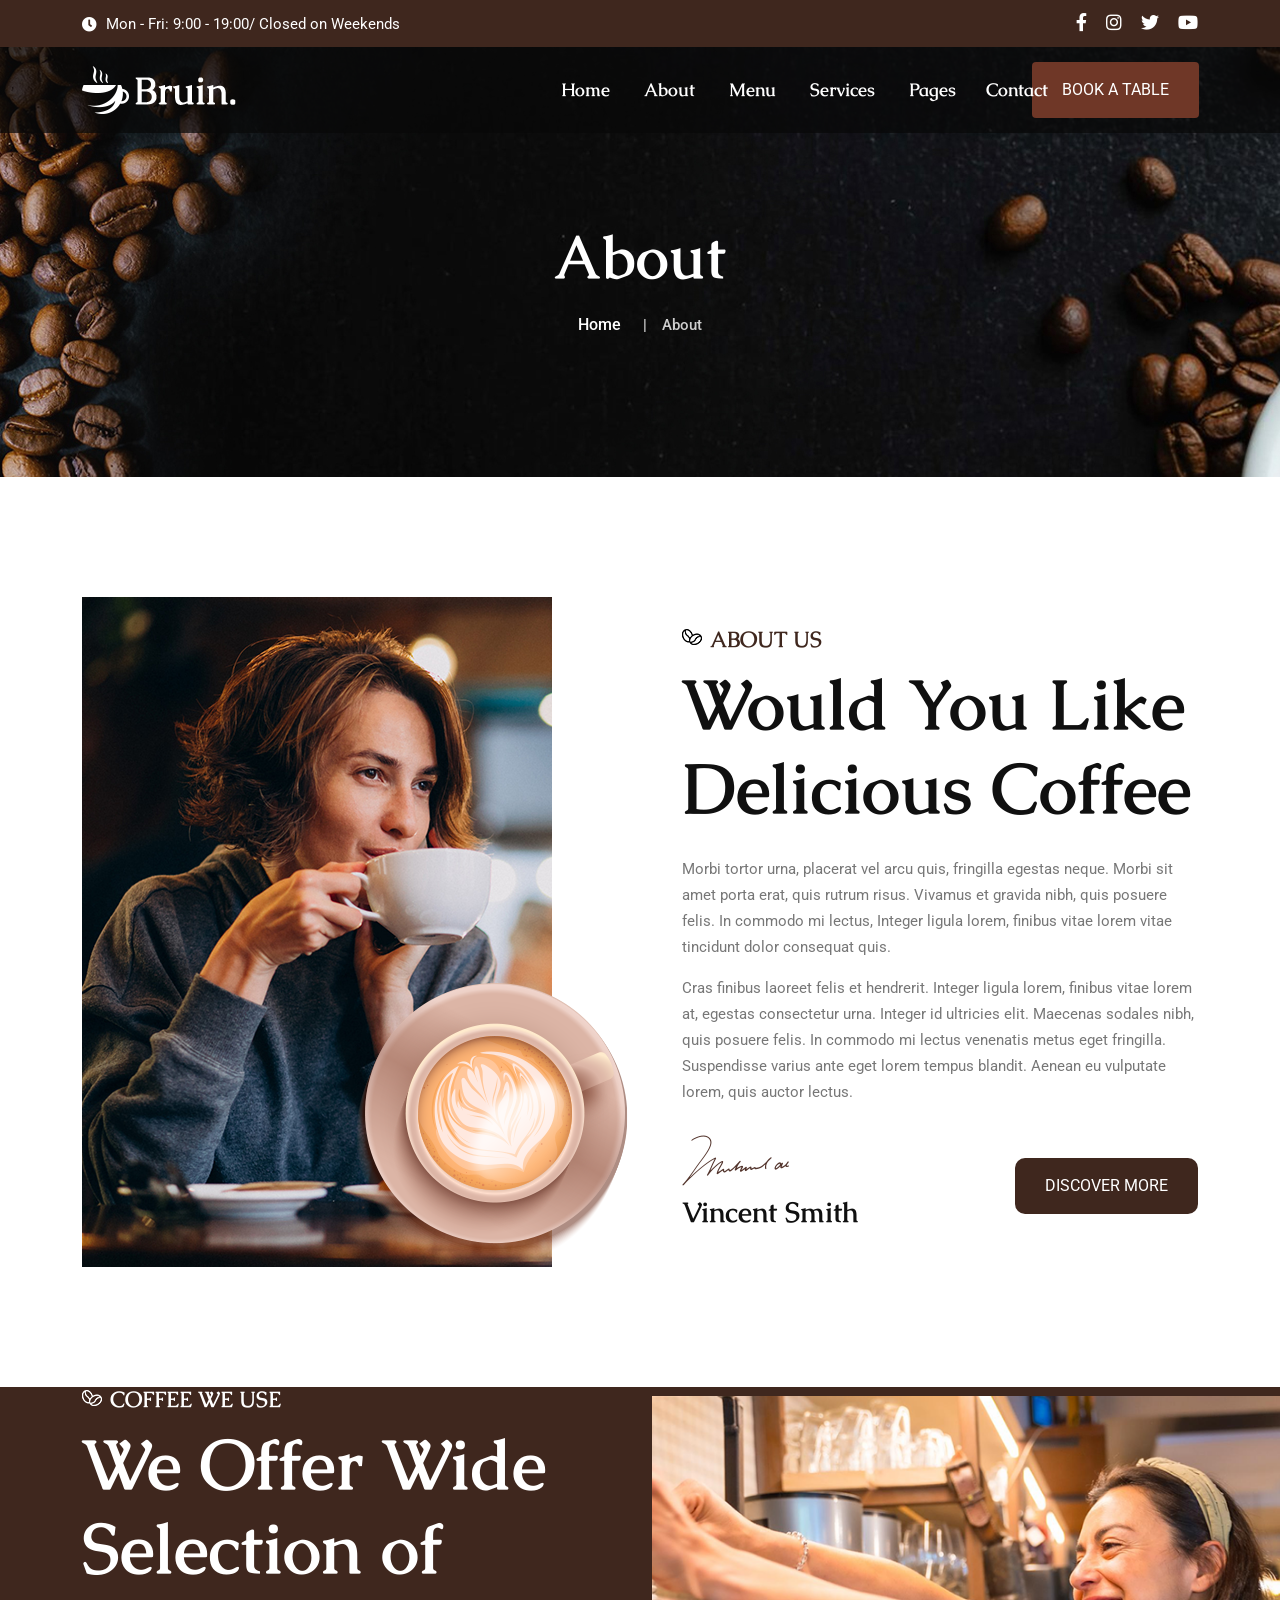
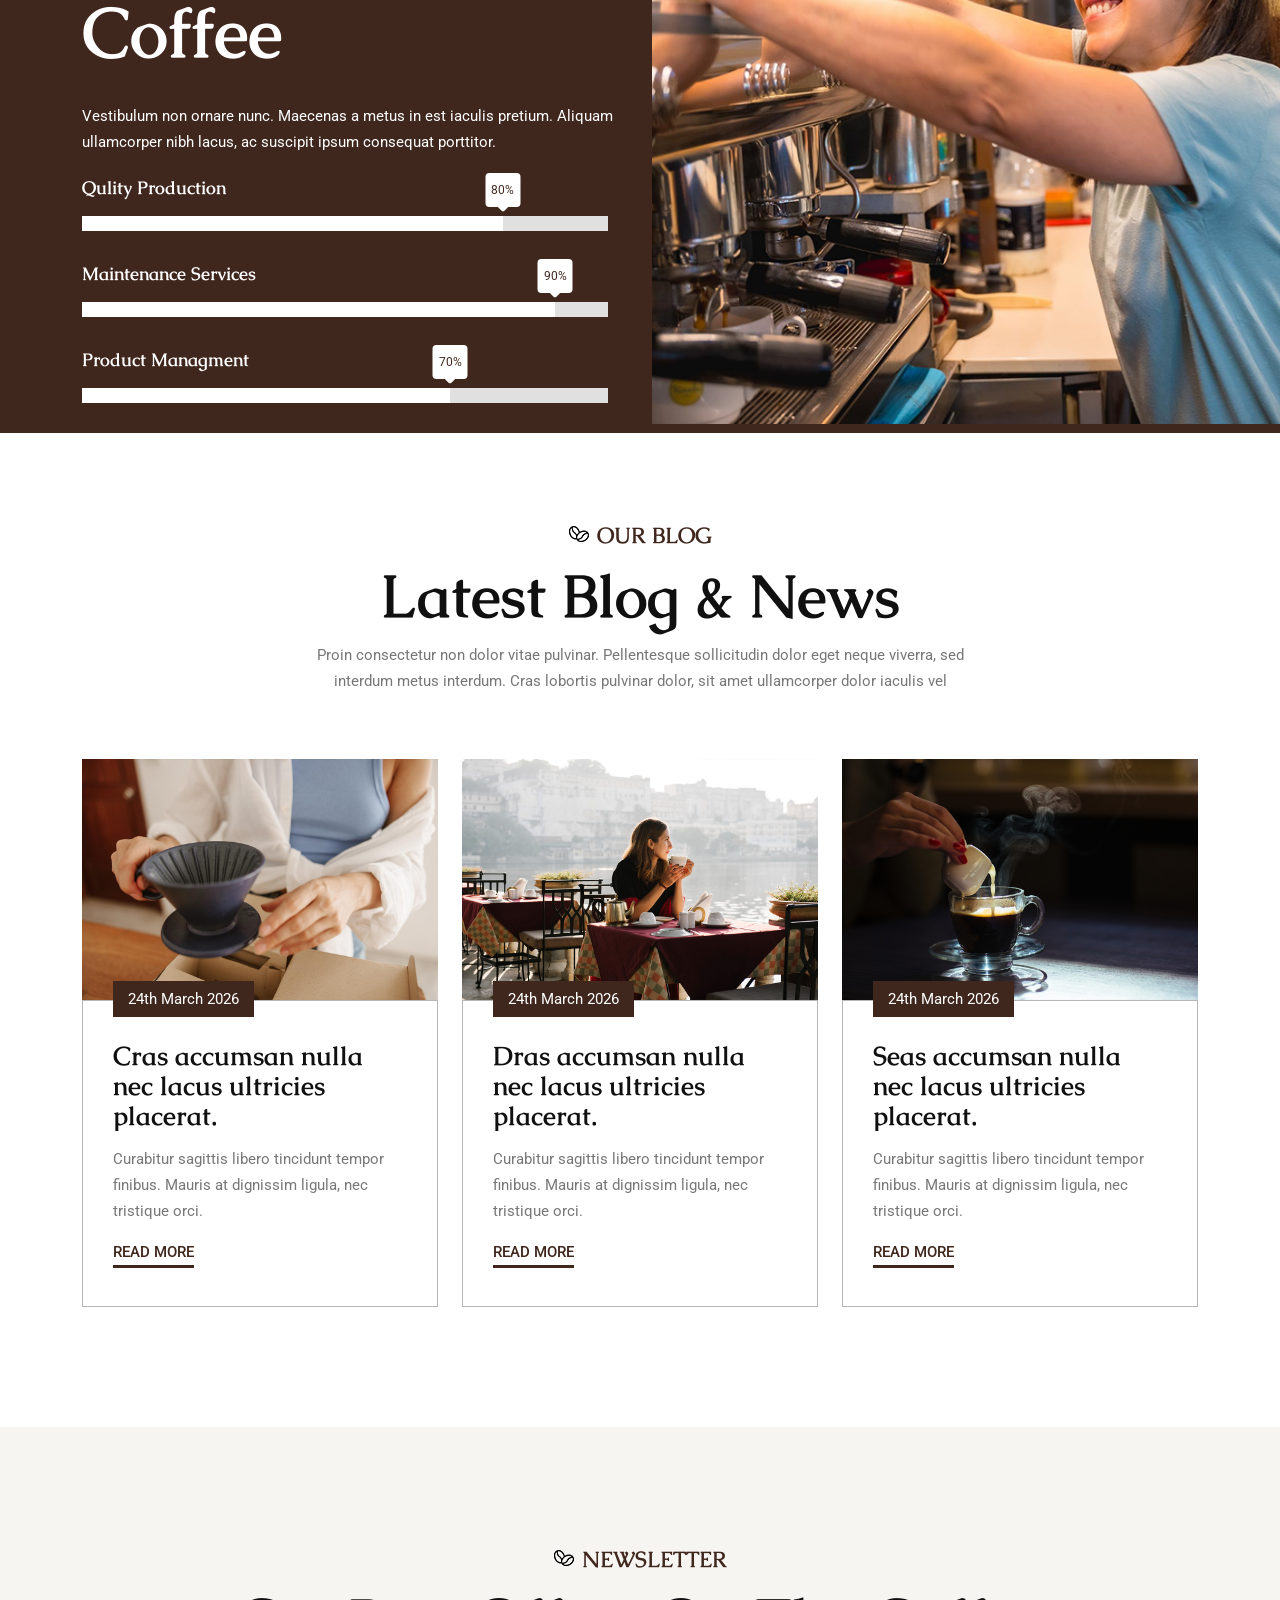
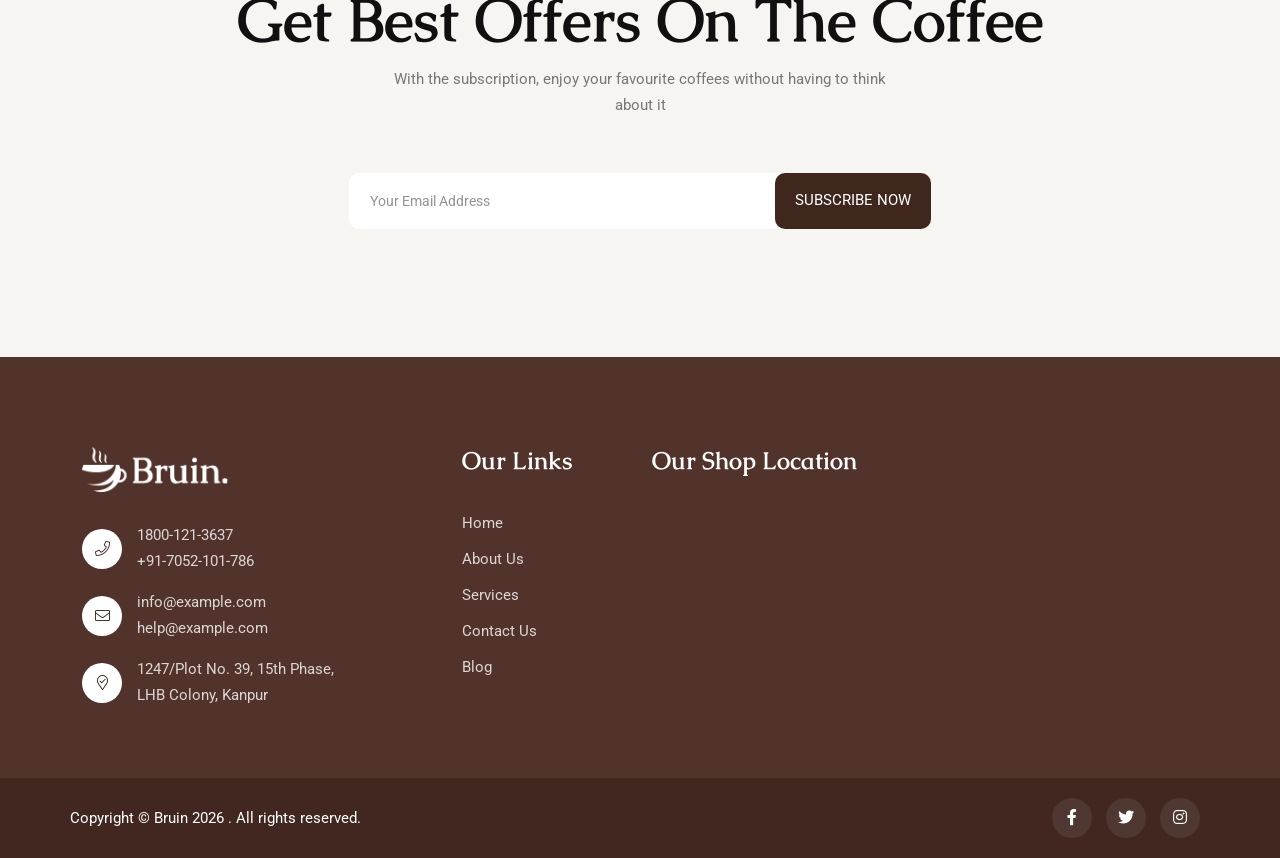
<file: about.html>
<!doctype html>
<html class="no-js" lang="zxx">

    <head>
        <meta charset="utf-8">
        <meta http-equiv="x-ua-compatible" content="ie=edge">
        <title>Bruin - Coffe Shop</title>
        <meta name="description" content="Coffe Shop PHP Template - Bruin">
        <meta name="viewport" content="width=device-width, initial-scale=1">
        <link rel="shortcut icon" type="image/x-icon" href="img/favicon.ico">
        <!-- Place favicon.ico in the root directory -->

        <!-- CSS here -->
        <link rel="stylesheet" href="css/bootstrap.min.css">
        <link rel="stylesheet" href="css/animate.min.css">
        <link rel="stylesheet" href="css/magnific-popup.css">
        <link rel="stylesheet" href="fontawesome/css/all.min.css">
        <link rel="stylesheet" href="css/dripicons.css">
        <link rel="stylesheet" href="css/slick.css">
        <link rel="stylesheet" href="css/meanmenu.css">
        <link rel="stylesheet" href="css/default.css">
        <link rel="stylesheet" href="css/style.css">
        <link rel="stylesheet" href="css/responsive.css">
    </head>

    <body>
        <!-- header -->
        <header class="header-area header-three">
        <div class="header-top second-header d-none d-md-block">
            <div class="container">
                <div class="row align-items-center">
                    <div class="col-lg-6 col-md-6 d-none d-lg-block">
                        <div class="header-cta">
                            <ul>
                                <li>
                                    <i class="fas fa-clock"></i>
                                    <span>Mon - Fri: 9:00 - 19:00/ Closed on Weekends</span>
                                </li>

                            </ul>
                        </div>
                    </div>
                    <div class="col-lg-4 col-md-4 d-none d-lg-block text-right">
                        <div class="header-social">
                            <span>


                            </span>
                            <!--  /social media icon redux -->
                        </div>
                    </div>
                    <div class="col-lg-2 col-md-4 d-none d-lg-block mt-10 mb-10 text-right">
                        <div class="header-social">
                            <span>
                                <a href="#" title="Facebook"><i class="fab fa-facebook-f"></i></a>
                                <a href="#" title="LinkedIn"><i class="fab fa-instagram"></i></a>
                                <a href="#" title="Twitter"><i class="fab fa-twitter"></i></a>
                                <a href="#" title="Twitter"><i class="fab fa-youtube"></i></a>
                            </span>
                            <!--  /social media icon redux -->
                        </div>
                    </div>


                </div>
            </div>
        </div>
        <div id="header-sticky" class="menu-area">
            <div class="container">
                <div class="second-menu">
                    <div class="row align-items-center">
                        <div class="col-xl-2 col-lg-2">
                            <div class="logo">
                                <a href="index.html"><img src="img/logo/logo.png" alt="logo"></a>
                            </div>
                        </div>
                        
                         <!-- mainemenu begin -->

                        <div class="col-xl-8 col-lg-8">

                            <div class="main-menu text-right text-xl-right">
                                <nav id="mobile-menu">
                                    <ul>
                                        <li class="has-sub">
                                            <a href="index.html">Home</a>
                                            
                                        </li>
                                        <li><a href="about.html">About</a></li>
                                        <li><a href="menu.html">Menu</a></li>
                                        <li class="has-sub">
                                            <a href="services.html">Services</a>
                                            
                                        </li>
                                        <li class="has-sub"><a href="#">Pages</a>
                                            <ul>
                                                <li><a href="gallery.html">Gallery</a></li>
                                            
                                                <li><a href="team.html">Team</a></li>

                                                <li><a href="shop.html">Shop</a></li>

                                                <li><a href="shop-details.html">Shop Details</a></li>
                                              
                                            </ul>

                                        <li>
                                            <a href="contact.html">Contact</a>
                                        </li>
                                    </ul>
                                </nav>
                            </div>
                        </div>

                        <!-- mainmenu end -->
                        
                        <div class="col-xl-2 col-lg-2 text-right d-none d-lg-block mt-15 mb-15 text-right text-xl-right">
                            <div class="login">
                                <ul>
                                    <li>
                                        <div class="second-header-btn">
                                            <a href="services.html" class="btn">Book A Table</a>
                                        </div>
                                    </li>
                                </ul>

                            </div>
                        </div>

                        <div class="col-12">
                            <div class="mobile-menu"></div>
                        </div>
                    </div>
                </div>
            </div>
        </div>
    </header>
        <!-- header-end -->
        <!-- main-area -->
        <main>

            <!-- breadcrumb-area -->
            <section class="breadcrumb-area d-flex align-items-center" style="background-image:url(img/bg/bdrc-bg.jpg)">
                <div class="container">
                    <div class="row align-items-center">
                        <div class="col-xl-12 col-lg-12">
                            <div class="breadcrumb-wrap text-center">
                                <div class="breadcrumb-title">
                                    <h2>About</h2>
                                    <div class="breadcrumb-wrap">

                                        <nav aria-label="breadcrumb">
                                            <ol class="breadcrumb">
                                                <li class="breadcrumb-item"><a href="index.html">Home</a></li>
                                                <li class="breadcrumb-item active" aria-current="page">About</li>
                                            </ol>
                                        </nav>
                                    </div>
                                </div>
                            </div>
                        </div>

                    </div>
                </div>
            </section>
            <!-- breadcrumb-area-end -->
            <!-- about-area -->
            <section class="about-area about-p pt-120 pb-120 p-relative fix">

                <div class="animations-02"><img src="img/bg/an-img-02.png" alt="contact-bg-an-01"></div>
                <div class="container">
                    <div class="row justify-content-center align-items-center">
                        <div class="col-lg-6 col-md-12 col-sm-12">
                            <div class="s-about-img p-relative  wow fadeInLeft animated" data-animation="fadeInLeft" data-delay=".4s">
                                <img src="img/features/about_img_02.png" alt="img">
                                <div class="about-icon">
                                    <img src="img/features/about_img_03.png" alt="img">
                                </div>
                            </div>

                        </div>

                        <div class="col-lg-6 col-md-12 col-sm-12">
                            <div class="about-content s-about-content  wow fadeInRight  animated pl-30" data-animation="fadeInRight" data-delay=".4s">
                                <div class="about-title second-title pb-25">
                                    <h5><span class="circle-left"><img src="img/bg/circle-left.png" alt="img"></span> About Us</h5>
                                    <h2>Would You Like Delicious Coffee</h2>
                                </div>
                                <p>Morbi tortor urna, placerat vel arcu quis, fringilla egestas neque. Morbi sit amet porta erat, quis rutrum risus. Vivamus et gravida nibh, quis posuere felis. In commodo mi lectus, Integer ligula lorem, finibus vitae lorem vitae tincidunt dolor consequat quis.</p>
                                <p>Cras finibus laoreet felis et hendrerit. Integer ligula lorem, finibus vitae lorem at, egestas consectetur urna. Integer id ultricies elit. Maecenas sodales nibh, quis posuere felis. In commodo mi lectus venenatis metus eget fringilla. Suspendisse varius ante eget lorem tempus blandit. Aenean eu vulputate lorem, quis auctor lectus.</p>
                                <div class="about-content3 mt-30">
                                    <div class="row justify-content-center align-items-center">
                                        <div class="col-md-6">
                                            <div class="signature">
                                                <img src="img/features/signature.png" alt="img">
                                                <h3 class="mt-10">Vincent Smith</h3>
                                            </div>

                                        </div>
                                        <div class="col-md-6 text-right">
                                            <div class="slider-btn">
                                                <a href="about.html" class="btn ss-btn smoth-scroll">Discover More</a>
                                            </div>
                                        </div>
                                    </div>
                                </div>

                            </div>
                        </div>

                    </div>
                </div>
            </section>
            <!-- about-area-end -->
            <!-- skill-area -->
            <section id="skill" class="skill-area p-relative fix" style="background: #3f271e;">
                <div class="animations-01"><img src="img/bg/an-img-05.png" alt="contact-bg-an-05"></div>
                <div class="container">
                    <div class="row justify-content-center align-items-center">
                        <div class="col-lg-6 col-md-12 col-sm-12">
                            <div class="skills-content s-about-content">
                                <div class="skills-title pb-20">
                                    <h5><span class="circle-left"><img src="img/bg/circle-left-w.png" alt="img"></span> Coffee We Use</h5>
                                    <h2>
                                        We Offer Wide Selection of Coffee
                                    </h2>
                                </div>
                                <p>Vestibulum non ornare nunc. Maecenas a metus in est iaculis pretium. Aliquam ullamcorper nibh lacus, ac suscipit ipsum consequat porttitor.</p>
                                <div class="skills-content s-about-content mt-20">
                                    <div class="skills">
                                        <div class="skill mb-30">
                                            <div class="skill-name">Qulity Production</div>
                                            <div class="skill-bar">
                                                <div class="skill-per" id="80"></div>
                                            </div>
                                        </div>
                                        <div class="skill mb-30">
                                            <div class="skill-name">Maintenance Services</div>
                                            <div class="skill-bar">
                                                <div class="skill-per" id="90"></div>
                                            </div>
                                        </div>
                                        <div class="skill mb-30">
                                            <div class="skill-name">Product Managment</div>
                                            <div class="skill-bar">
                                                <div class="skill-per" id="70"></div>
                                            </div>
                                        </div>

                                    </div>



                                </div>
                            </div>
                        </div>
                        <div class="col-lg-6 col-md-12 col-sm-12 pr-30">
                            <div class="skills-img">
                                <img src="img/bg/skills-img.png" alt="img" class="img">
                            </div>
                        </div>

                    </div>
                </div>
            </section>
            <!-- skill-area-end -->

            <!-- blog-area -->
            <section id="blog" class="blog-area p-relative fix pt-90 pb-90">
                <div class="animations-02"><img src="img/bg/an-img-06.png" alt="contact-bg-an-05"></div>
                <div class="container">
                    <div class="row align-items-center">
                        <div class="col-lg-12">
                            <div class="section-title center-align mb-50 text-center wow fadeInDown animated" data-animation="fadeInDown" data-delay=".4s">
                                <h5><span class="circle-left"><img src="img/bg/circle-left.png" alt="img"></span> Our Blog</h5>
                                <h2>
                                    Latest Blog & News
                                </h2>
                                <p>Proin consectetur non dolor vitae pulvinar. Pellentesque sollicitudin dolor eget neque viverra, sed interdum metus interdum. Cras lobortis pulvinar dolor, sit amet ullamcorper dolor iaculis vel</p>
                            </div>

                        </div>
                    </div>
                    <div class="row">
                        <div class="col-lg-4 col-md-6">
                            <div class="single-post2 hover-zoomin mb-30 wow fadeInUp animated" data-animation="fadeInUp" data-delay=".4s">
                                <div class="blog-thumb2">
                                    <a href="blog-details.html"><img src="img/blog/inner_b1.jpg" alt="img"></a>
                                </div>
                                <div class="blog-content2">
                                    <div class="date-home">
                                        24th March 2026
                                    </div>
                                    <h4><a href="blog-details.html">Cras accumsan nulla nec lacus ultricies placerat.</a></h4>
                                    <p>Curabitur sagittis libero tincidunt tempor finibus. Mauris at dignissim ligula, nec tristique orci.</p>
                                    <div class="blog-btn"><a href="blog-details.html">Read More</a></div>

                                </div>
                            </div>
                        </div>
                        <div class="col-lg-4 col-md-6">
                            <div class="single-post2 mb-30 hover-zoomin wow fadeInUp animated" data-animation="fadeInUp" data-delay=".4s">
                                <div class="blog-thumb2">
                                    <a href="blog-details.html"><img src="img/blog/inner_b2.jpg" alt="img"></a>
                                </div>
                                <div class="blog-content2">
                                    <div class="date-home">
                                        24th March 2026
                                    </div>
                                    <h4><a href="blog-details.html">Dras accumsan nulla nec lacus ultricies placerat.</a></h4>
                                    <p>Curabitur sagittis libero tincidunt tempor finibus. Mauris at dignissim ligula, nec tristique orci.</p>
                                    <div class="blog-btn"><a href="blog-details.html">Read More</a></div>
                                </div>
                            </div>
                        </div>
                        <div class="col-lg-4 col-md-6">
                            <div class="single-post2 mb-30 hover-zoomin wow fadeInUp animated" data-animation="fadeInUp" data-delay=".4s">
                                <div class="blog-thumb2">
                                    <a href="blog-details.html"><img src="img/blog/inner_b3.jpg" alt="img"></a>
                                </div>
                                <div class="blog-content2">
                                    <div class="date-home">
                                        24th March 2026
                                    </div>
                                    <h4><a href="blog-details.html">Seas accumsan nulla nec lacus ultricies placerat.</a></h4>
                                    <p>Curabitur sagittis libero tincidunt tempor finibus. Mauris at dignissim ligula, nec tristique orci.</p>
                                    <div class="blog-btn"><a href="blog-details.html">Read More</a></div>
                                </div>
                            </div>
                        </div>


                    </div>
                </div>
            </section>
            <!-- blog-area-end -->
            <!-- newslater-area -->
            <section class="newslater-area p-relative pt-120 pb-120" style="background-color: #f7f5f1;">
                <div class="animations-01"><img src="img/bg/an-img-07.png" alt="contact-bg-an-05"></div>
                <div class="container">
                    <div class="row justify-content-center align-items-center text-center">
                        <div class="col-xl-9 col-lg-9">
                            <div class="section-title center-align mb-40 text-center wow fadeInDown animated" data-animation="fadeInDown" data-delay=".4s">
                                <h5><span class="circle-left"><img src="img/bg/circle-left.png" alt="img"></span> Newsletter</h5>
                                <h2>
                                    Get Best Offers On The Coffee
                                </h2>
                                <p>With the subscription, enjoy your favourite coffees without having to think about it</p>
                            </div>
                            <form name="ajax-form" id="contact-form4" action="#" method="post" class="contact-form newslater">
                                <div class="form-group">
                                    <input class="form-control" id="email2" name="email" type="email" placeholder="Your Email Address" value="" required="">
                                    <button type="submit" class="btn btn-custom" id="send2">Subscribe Now</button>
                                </div>
                                <!-- /Form-email -->
                            </form>
                        </div>

                    </div>

                </div>
            </section>
            <!-- newslater-aread-end -->
        </main>
        <!-- main-area-end -->
        <!-- footer -->
         <footer class="footer-bg footer-p">
         <div class="footer-top  pt-90 pb-40" style="background-color: #3f271e; background-image: url(img/bg/footer-bg.png);">
             <div class="container">
                 <div class="row justify-content-between">

                     <div class="col-xl-4 col-lg-4 col-sm-6">
                         <div class="footer-widget mb-30">
                             <div class="f-widget-title mb-30">
                                 <img src="img/logo/logo.png" alt="img">
                             </div>
                             <div class="f-contact">
                                 <ul>
                                     <li>
                                         <i class="icon fal fa-phone"></i>
                                         <span>1800-121-3637<br>+91-7052-101-786</span>
                                     </li>
                                     <li><i class="icon fal fa-envelope"></i>
                                         <span>
                                             <a href="mailto:info@example.com">info@example.com</a>
                                             <br>
                                             <a href="mailto:help@example.com">help@example.com</a>
                                         </span>
                                     </li>
                                     <li>
                                         <i class="icon fal fa-map-marker-check"></i>
                                         <span>1247/Plot No. 39, 15th Phase,<br> LHB Colony, Kanpur</span>
                                     </li>

                                 </ul>

                             </div>
                         </div>
                     </div>
                     <div class="col-xl-2 col-lg-2 col-sm-6">
                         <div class="footer-widget mb-30">
                             <div class="f-widget-title">
                                 <h2>Our Links</h2>
                             </div>
                             <div class="footer-link">
                                 <ul>
                                     <li><a href="index.html">Home</a></li>
                                     <li><a href="about.html"> About Us</a></li>
                                     <li><a href="services.html"> Services </a></li>
                                     <li><a href="contact.html"> Contact Us</a></li>
                                     <li><a href="blog.html">Blog </a></li>
                                 </ul>
                             </div>
                         </div>
                     </div>
                     <div class="col-xl-6 col-lg-6 col-sm-6">
                         <div class="footer-widget mb-30">
                             <div class="f-widget-title">
                                 <h2>Our Shop Location</h2>
                             </div>
                             <div class="footer-link">
                                 <iframe src="https://www.google.com/maps/embed?pb=!1m18!1m12!1m3!1d212867.83634504632!2d-112.24455686962897!3d33.52582710700138!2m3!1f0!2f0!3f0!3m2!1i1024!2i768!4f13.1!3m3!1m2!1s0x872b743829374b03%3A0xabaac255b1e43fbe!2sPlexus%20Worldwide!5e0!3m2!1sen!2sin!4v1618567685329!5m2!1sen!2sin" width="600" height="190" style="border:0;" allowfullscreen="" loading="lazy"></iframe>
                             </div>
                         </div>
                     </div>

                 </div>
             </div>
         </div>
         <div class="copyright-wrap">
             <div class="container">
                 <div class="row align-items-center">
                     <div class="col-lg-6">
                         Copyright &copy; Bruin 2026 . All rights reserved.
                     </div>
                     <div class="col-lg-6 text-right text-xl-right">
                         <div class="footer-social">
                             <a href="#"><i class="fab fa-facebook-f"></i></a>
                             <a href="#"><i class="fab fa-twitter"></i></a>
                             <a href="#"><i class="fab fa-instagram"></i></a>
                         </div>
                     </div>

                 </div>
             </div>
         </div>
     </footer>
        <!-- footer-end -->

        <!-- JS here -->
        <script src="js/vendor/modernizr-3.5.0.min.js"></script>
        <script src="js/vendor/jquery.min.js"></script>
        <script src="js/popper.min.js"></script>
        <script src="js/bootstrap.min.js"></script>
        <script src="js/slick.min.js"></script>
        <script src="js/ajax-form.js"></script>
        <script src="js/paroller.js"></script>
        <script src="js/wow.min.js"></script>
        <script src="js/js_isotope.pkgd.min.js"></script>
        <script src="js/imagesloaded.min.js"></script>
        <script src="js/parallax.min.js"></script>
        <script src="js/jquery.waypoints.min.js"></script>
        <script src="js/jquery.counterup.min.js"></script>
        <script src="js/jquery.scrollUp.min.js"></script>
        <script src="js/jquery.meanmenu.min.js"></script>
        <script src="js/parallax-scroll.js"></script>
        <script src="js/jquery.magnific-popup.min.js"></script>
        <script src="js/element-in-view.js"></script>
        <script src="js/main.js"></script>
    </body>

</html>
</file>
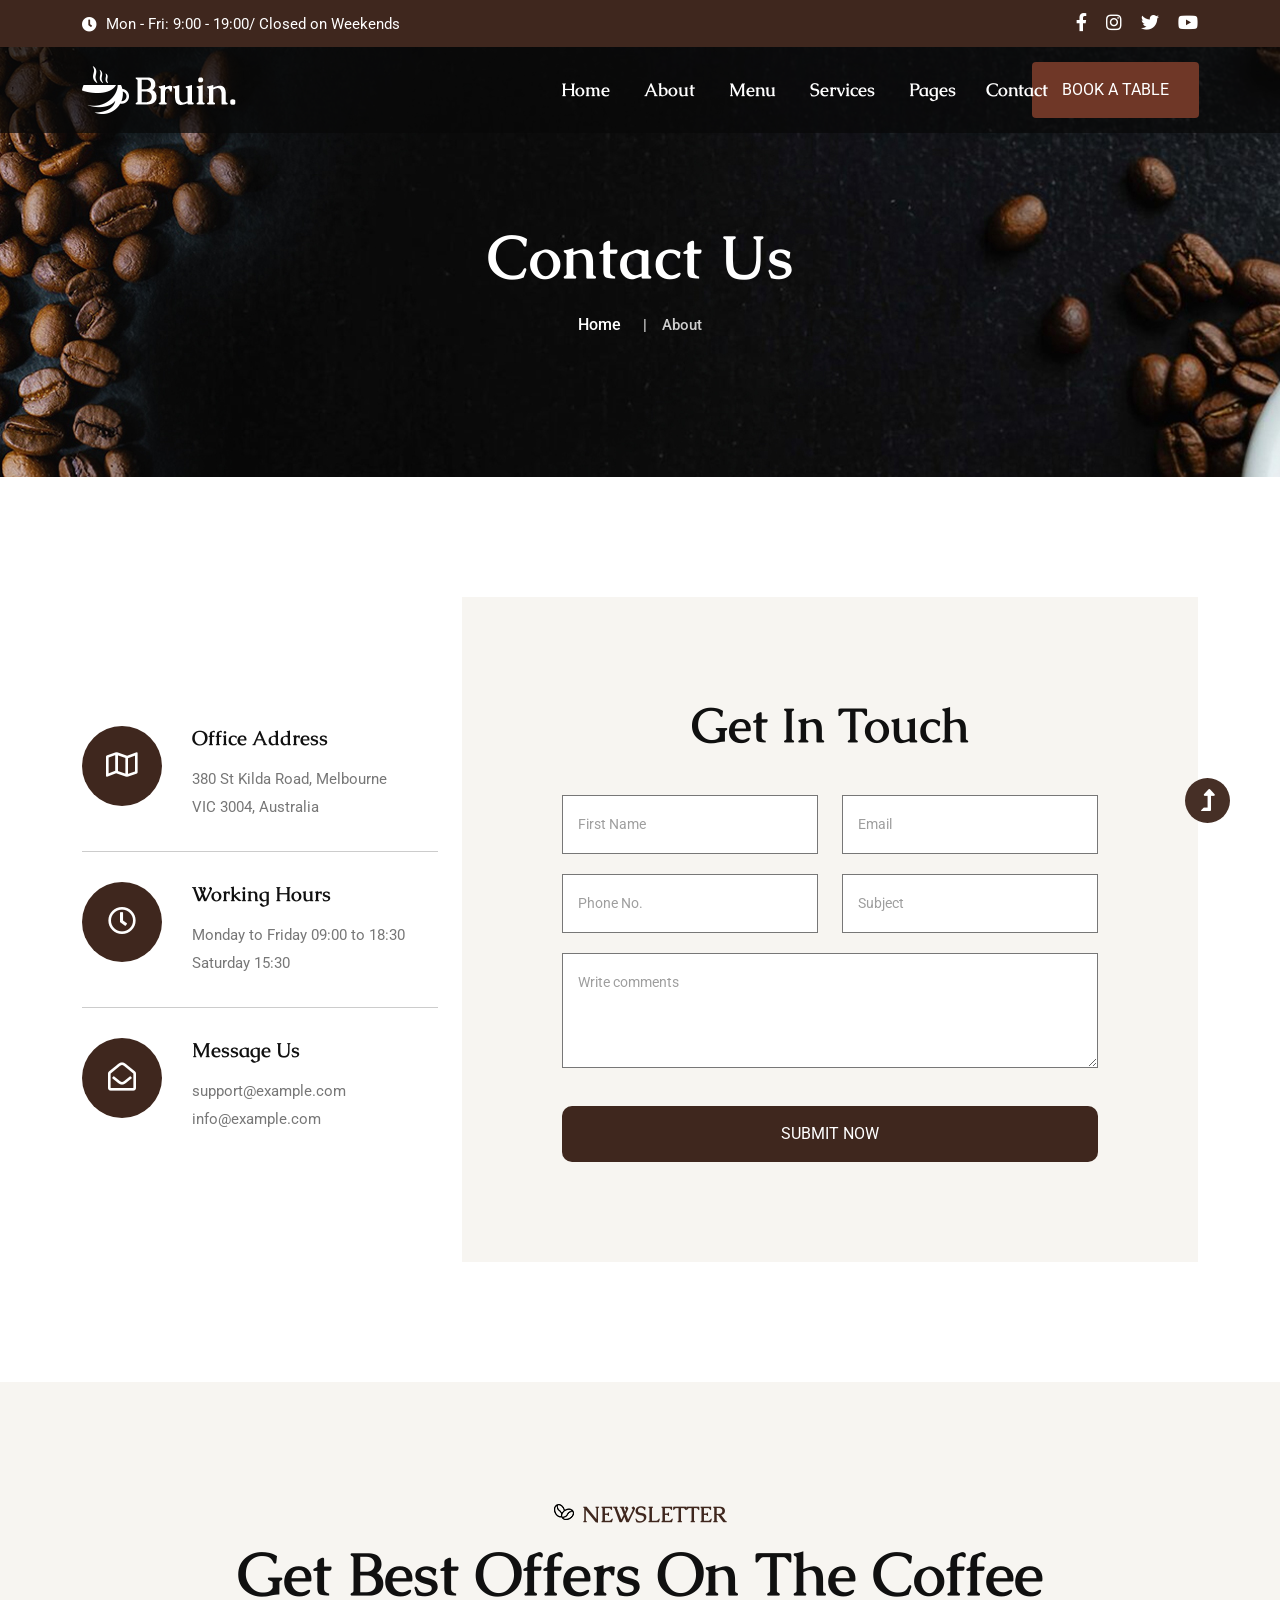
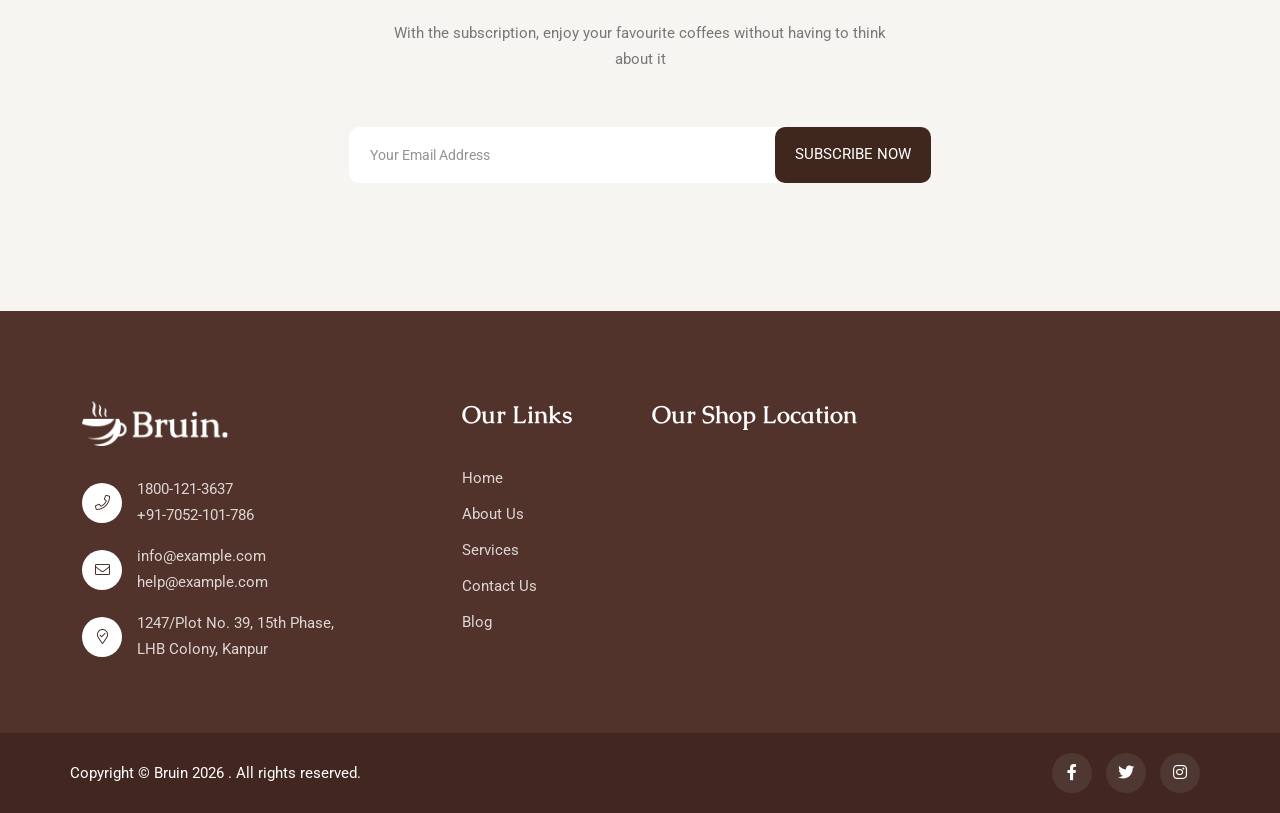
<file: contact.html>
<!doctype html>
<html class="no-js" lang="zxx">

    <head>
        <meta charset="utf-8">
        <meta http-equiv="x-ua-compatible" content="ie=edge">
        <title>Bruin - Coffe Shop</title>
        <meta name="description" content="Coffe Shop PHP Template - Bruin">
        <meta name="viewport" content="width=device-width, initial-scale=1">
        <link rel="shortcut icon" type="image/x-icon" href="img/favicon.ico">
        <!-- Place favicon.ico in the root directory -->

        <!-- CSS here -->
        <link rel="stylesheet" href="css/bootstrap.min.css">
        <link rel="stylesheet" href="css/animate.min.css">
        <link rel="stylesheet" href="css/magnific-popup.css">
        <link rel="stylesheet" href="fontawesome/css/all.min.css">
        <link rel="stylesheet" href="css/dripicons.css">
        <link rel="stylesheet" href="css/slick.css">
        <link rel="stylesheet" href="css/meanmenu.css">
        <link rel="stylesheet" href="css/default.css">
        <link rel="stylesheet" href="css/style.css">
        <link rel="stylesheet" href="css/responsive.css">
    </head>

    <body cz-shortcut-listen="true" style="">
        <!-- header -->
        <header class="header-area header-three">
        <div class="header-top second-header d-none d-md-block">
            <div class="container">
                <div class="row align-items-center">
                    <div class="col-lg-6 col-md-6 d-none d-lg-block">
                        <div class="header-cta">
                            <ul>
                                <li>
                                    <i class="fas fa-clock"></i>
                                    <span>Mon - Fri: 9:00 - 19:00/ Closed on Weekends</span>
                                </li>

                            </ul>
                        </div>
                    </div>
                    <div class="col-lg-4 col-md-4 d-none d-lg-block text-right">
                        <div class="header-social">
                            <span>


                            </span>
                            <!--  /social media icon redux -->
                        </div>
                    </div>
                    <div class="col-lg-2 col-md-4 d-none d-lg-block mt-10 mb-10 text-right">
                        <div class="header-social">
                            <span>
                                <a href="#" title="Facebook"><i class="fab fa-facebook-f"></i></a>
                                <a href="#" title="LinkedIn"><i class="fab fa-instagram"></i></a>
                                <a href="#" title="Twitter"><i class="fab fa-twitter"></i></a>
                                <a href="#" title="Twitter"><i class="fab fa-youtube"></i></a>
                            </span>
                            <!--  /social media icon redux -->
                        </div>
                    </div>


                </div>
            </div>
        </div>
        <div id="header-sticky" class="menu-area sticky-menu" style="">
            <div class="container">
                <div class="second-menu">
                    <div class="row align-items-center">
                        <div class="col-xl-2 col-lg-2">
                            <div class="logo">
                                <a href="index.php"><img src="img/logo/logo.png" alt="logo"></a>
                            </div>
                        </div>
                        
                        <!-- mainemenu begin -->

                        <div class="col-xl-8 col-lg-8">

                            <div class="main-menu text-right text-xl-right">
                                <nav id="mobile-menu">
                                    <ul>
                                        <li class="has-sub">
                                            <a href="index.html">Home</a>
                                            
                                        </li>
                                        <li><a href="about.html">About</a></li>
                                        <li><a href="menu.html">Menu</a></li>
                                        <li class="has-sub">
                                            <a href="services.html">Services</a>
                                            
                                        </li>
                                        <li class="has-sub"><a href="#">Pages</a>
                                            <ul>
                                                <li><a href="gallery.html">Gallery</a></li>
                                            
                                                <li><a href="team.html">Team</a></li>

                                                <li><a href="shop.html">Shop</a></li>

                                                <li><a href="shop-details.html">Shop Details</a></li>
                                              
                                            </ul>

                                        <li>
                                            <a href="contact.html">Contact</a>
                                        </li>
                                    </ul>
                                </nav>
                            </div>
                        </div>

                        <!-- mainmenu end -->
                        
                        <div class="col-xl-2 col-lg-2 text-right d-none d-lg-block mt-15 mb-15 text-right text-xl-right">
                            <div class="login">
                                <ul>
                                    <li>
                                        <div class="second-header-btn">
                                            <a href="services.html" class="btn">Book A Table</a>
                                        </div>
                                    </li>
                                </ul>

                            </div>
                        </div>

                        <div class="col-12">
                            <div class="mobile-menu"></div>
                        </div>
                    </div>
                </div>
            </div>
        </div>
    </header>
        <!-- header-end -->
        <!-- main-area -->
        <main>

            <!-- breadcrumb-area -->
            <section class="breadcrumb-area d-flex align-items-center" style="background-image:url(img/bg/bdrc-bg.jpg)">
                <div class="container">
                    <div class="row align-items-center">
                        <div class="col-xl-12 col-lg-12">
                            <div class="breadcrumb-wrap text-center">
                                <div class="breadcrumb-title">
                                    <h2>Contact Us</h2>
                                    <div class="breadcrumb-wrap">

                                        <nav aria-label="breadcrumb">
                                            <ol class="breadcrumb">
                                                <li class="breadcrumb-item"><a href="index.php">Home</a></li>
                                                <li class="breadcrumb-item active" aria-current="page">About</li>
                                            </ol>
                                        </nav>
                                    </div>
                                </div>
                            </div>
                        </div>

                    </div>
                </div>
            </section>
            <!-- breadcrumb-area-end -->
            <!-- contact-area -->
            <section id="contact" class="contact-area after-none contact-bg pt-120 pb-120 p-relative fix">
                <div class="container">

                    <div class="row justify-content-center align-items-center">

                        <div class="col-lg-4 order-1">

                            <div class="contact-info">
                                <div class="single-cta pb-30 mb-30 wow fadeInUp  animated" data-animation="fadeInDown animated" data-delay=".2s" style="visibility: visible; animation-name: fadeInUp;">
                                    <div class="f-cta-icon">
                                        <i class="far fa-map"></i>
                                    </div>
                                    <h5>Office Address</h5>
                                    <p>380 St Kilda Road, Melbourne <br>
                                        VIC 3004, Australia</p>
                                </div>
                                <div class="single-cta pb-30 mb-30 wow fadeInUp  animated" data-animation="fadeInDown animated" data-delay=".2s" style="visibility: visible; animation-name: fadeInUp;">
                                    <div class="f-cta-icon">
                                        <i class="far fa-clock"></i>
                                    </div>
                                    <h5>Working Hours</h5>
                                    <p>Monday to Friday 09:00 to 18:30 <br>
                                        Saturday 15:30</p>
                                </div>
                                <div class="single-cta wow fadeInUp  animated" data-animation="fadeInDown animated" data-delay=".2s" style="visibility: visible; animation-name: fadeInUp;">
                                    <div class="f-cta-icon">
                                        <i class="far fa-envelope-open"></i>
                                    </div>
                                    <h5>Message Us</h5>
                                    <p> <a href="#">support@example.com</a><br><a href="#">info@example.com</a></p>
                                </div>
                            </div>
                        </div>
                        <div class="col-lg-8 order-2">
                            <div class="contact-bg02">
                                <div class="section-title center-align mb-40 text-center wow fadeInDown  animated" data-animation="fadeInDown" data-delay=".4s" style="visibility: visible; animation-name: fadeInDown;">
                                    <h2>
                                        Get In Touch
                                    </h2>
                                </div>
                                <form action="contact-mail.php" method="post" class="contact-form mt-30">

                                    <!-- ThemeForest Security: CSRF Token -->
                                    <input type="hidden" name="csrf_token" value="bc2fb386794cf15aeb1bd6b6b3176aa86edd5387a809c9c58f31f6c763e42192">

                                    <div class="row">
                                        <div class="col-lg-6">
                                            <div class="contact-field p-relative c-name mb-20">
                                                <input type="text" id="firstn" name="firstn" placeholder="First Name" required="">
                                            </div>
                                        </div>

                                        <div class="col-lg-6">
                                            <div class="contact-field p-relative c-subject mb-20">
                                                <!-- Fix: Changed type to 'email' and corrected 'Eamil' typo -->
                                                <input type="email" id="email" name="email" placeholder="Email" required="">
                                            </div>
                                        </div>

                                        <div class="col-lg-6">
                                            <div class="contact-field p-relative c-subject mb-20">
                                                <input type="text" id="phone" name="phone" placeholder="Phone No." required="">
                                            </div>
                                        </div>

                                        <div class="col-lg-6">
                                            <div class="contact-field p-relative c-subject mb-20">
                                                <!-- Fix: Added required attribute -->
                                                <input type="text" id="subject" name="subject" placeholder="Subject" required="">
                                            </div>
                                        </div>

                                        <div class="col-lg-12">
                                            <div class="contact-field p-relative c-message mb-30">
                                                <!-- Fix: Added required attribute -->
                                                <textarea name="message" id="message" cols="30" rows="10" placeholder="Write comments" required=""></textarea>
                                            </div>
                                            <div class="slider-btn">
                                                <!-- Fix: Added type="submit" -->
                                                <button type="submit" class="btn ss-btn" data-animation="fadeInRight" data-delay=".8s"><span>Submit Now</span></button>
                                            </div>
                                        </div>
                                    </div>
                                </form>
                            </div>

                        </div>
                    </div>

                </div>

            </section>
            <!-- contact-area-end -->
            <!-- newslater-area -->
            <section class="newslater-area p-relative pt-120 pb-120" style="background-color: #f7f5f1;">
                <div class="animations-01"><img src="img/bg/an-img-07.png" alt="contact-bg-an-05"></div>
                <div class="container">
                    <div class="row justify-content-center align-items-center text-center">
                        <div class="col-xl-9 col-lg-9">
                            <div class="section-title center-align mb-40 text-center wow fadeInDown  animated" data-animation="fadeInDown" data-delay=".4s" style="visibility: visible; animation-name: fadeInDown;">
                                <h5><span class="circle-left"><img src="img/bg/circle-left.png" alt="img"></span> Newsletter</h5>
                                <h2>
                                    Get Best Offers On The Coffee
                                </h2>
                                <p>With the subscription, enjoy your favourite coffees without having to think about it</p>
                            </div>
                            <form name="ajax-form" id="contact-form4" action="#" method="post" class="contact-form newslater">
                                <div class="form-group">
                                    <input class="form-control" id="email2" name="email" type="email" placeholder="Your Email Address" value="" required="">
                                    <button type="submit" class="btn btn-custom" id="send2">Subscribe Now</button>
                                </div>
                                <!-- /Form-email -->
                            </form>
                        </div>

                    </div>

                </div>
            </section>
            <!-- newslater-aread-end -->

        </main>
        <!-- main-area-end -->
        <!-- footer -->
         <footer class="footer-bg footer-p">
         <div class="footer-top  pt-90 pb-40" style="background-color: #3f271e; background-image: url(img/bg/footer-bg.png);">
             <div class="container">
                 <div class="row justify-content-between">

                     <div class="col-xl-4 col-lg-4 col-sm-6">
                         <div class="footer-widget mb-30">
                             <div class="f-widget-title mb-30">
                                 <img src="img/logo/logo.png" alt="img">
                             </div>
                             <div class="f-contact">
                                 <ul>
                                     <li>
                                         <i class="icon fal fa-phone"></i>
                                         <span>1800-121-3637<br>+91-7052-101-786</span>
                                     </li>
                                     <li><i class="icon fal fa-envelope"></i>
                                         <span>
                                             <a href="mailto:info@example.com">info@example.com</a>
                                             <br>
                                             <a href="mailto:help@example.com">help@example.com</a>
                                         </span>
                                     </li>
                                     <li>
                                         <i class="icon fal fa-map-marker-check"></i>
                                         <span>1247/Plot No. 39, 15th Phase,<br> LHB Colony, Kanpur</span>
                                     </li>

                                 </ul>

                             </div>
                         </div>
                     </div>
                     <div class="col-xl-2 col-lg-2 col-sm-6">
                         <div class="footer-widget mb-30">
                             <div class="f-widget-title">
                                 <h2>Our Links</h2>
                             </div>
                             <div class="footer-link">
                                 <ul>
                                     <li><a href="index.php">Home</a></li>
                                     <li><a href="about.php"> About Us</a></li>
                                     <li><a href="services.php"> Services </a></li>
                                     <li><a href="contact.php"> Contact Us</a></li>
                                     <li><a href="blog.php">Blog </a></li>
                                 </ul>
                             </div>
                         </div>
                     </div>
                     <div class="col-xl-6 col-lg-6 col-sm-6">
                         <div class="footer-widget mb-30">
                             <div class="f-widget-title">
                                 <h2>Our Shop Location</h2>
                             </div>
                             <div class="footer-link">
                                 <iframe src="https://www.google.com/maps/embed?pb=!1m18!1m12!1m3!1d212867.83634504632!2d-112.24455686962897!3d33.52582710700138!2m3!1f0!2f0!3f0!3m2!1i1024!2i768!4f13.1!3m3!1m2!1s0x872b743829374b03%3A0xabaac255b1e43fbe!2sPlexus%20Worldwide!5e0!3m2!1sen!2sin!4v1618567685329!5m2!1sen!2sin" width="600" height="190" style="border:0;" allowfullscreen="" loading="lazy"></iframe>
                             </div>
                         </div>
                     </div>

                 </div>
             </div>
         </div>
         <div class="copyright-wrap">
             <div class="container">
                 <div class="row align-items-center">
                     <div class="col-lg-6">
                         Copyright © Bruin 2026 . All rights reserved.
                     </div>
                     <div class="col-lg-6 text-right text-xl-right">
                         <div class="footer-social">
                             <a href="#"><i class="fab fa-facebook-f"></i></a>
                             <a href="#"><i class="fab fa-twitter"></i></a>
                             <a href="#"><i class="fab fa-instagram"></i></a>
                         </div>
                     </div>

                 </div>
             </div>
         </div>
     </footer>
        <!-- footer-end -->

        <!-- JS here -->
        <script src="js/vendor/modernizr-3.5.0.min.js"></script>
        <script src="js/vendor/jquery.min.js"></script>
        <script src="js/popper.min.js"></script>
        <script src="js/bootstrap.min.js"></script>
        <script src="js/slick.min.js"></script>
        <script src="js/ajax-form.js"></script>
        <script src="js/paroller.js"></script>
        <script src="js/wow.min.js"></script>
        <script src="js/js_isotope.pkgd.min.js"></script>
        <script src="js/imagesloaded.min.js"></script>
        <script src="js/parallax.min.js"></script>
        <script src="js/jquery.waypoints.min.js"></script>
        <script src="js/jquery.counterup.min.js"></script>
        <script src="js/jquery.scrollUp.min.js"></script>
        <script src="js/jquery.meanmenu.min.js"></script>
        <script src="js/parallax-scroll.js"></script>
        <script src="js/jquery.magnific-popup.min.js"></script>
        <script src="js/element-in-view.js"></script>
        <script src="js/main.js"></script><a id="scrollUp" href="#top" style="position: fixed; z-index: 2147483647; opacity: 0.958877;"><i class="fas fa-level-up-alt"></i></a>

    </body>

</html>
</file>
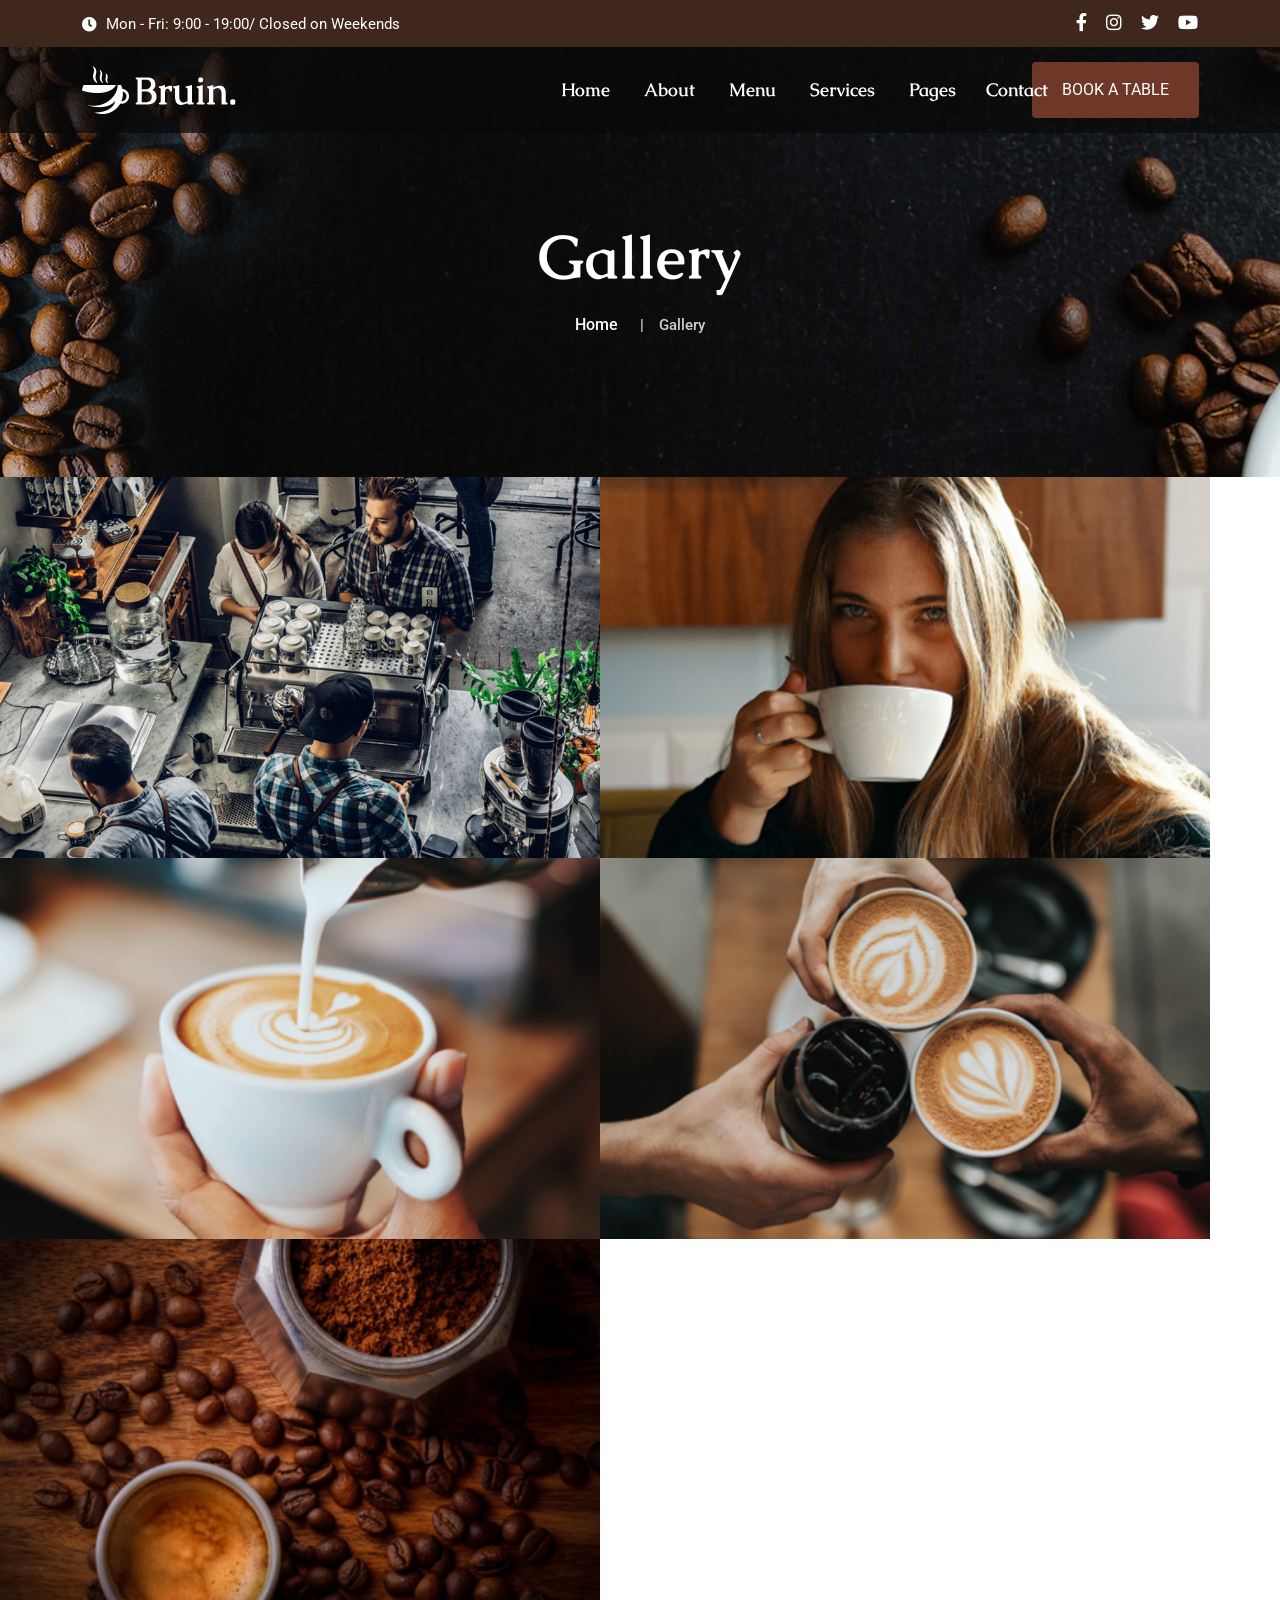
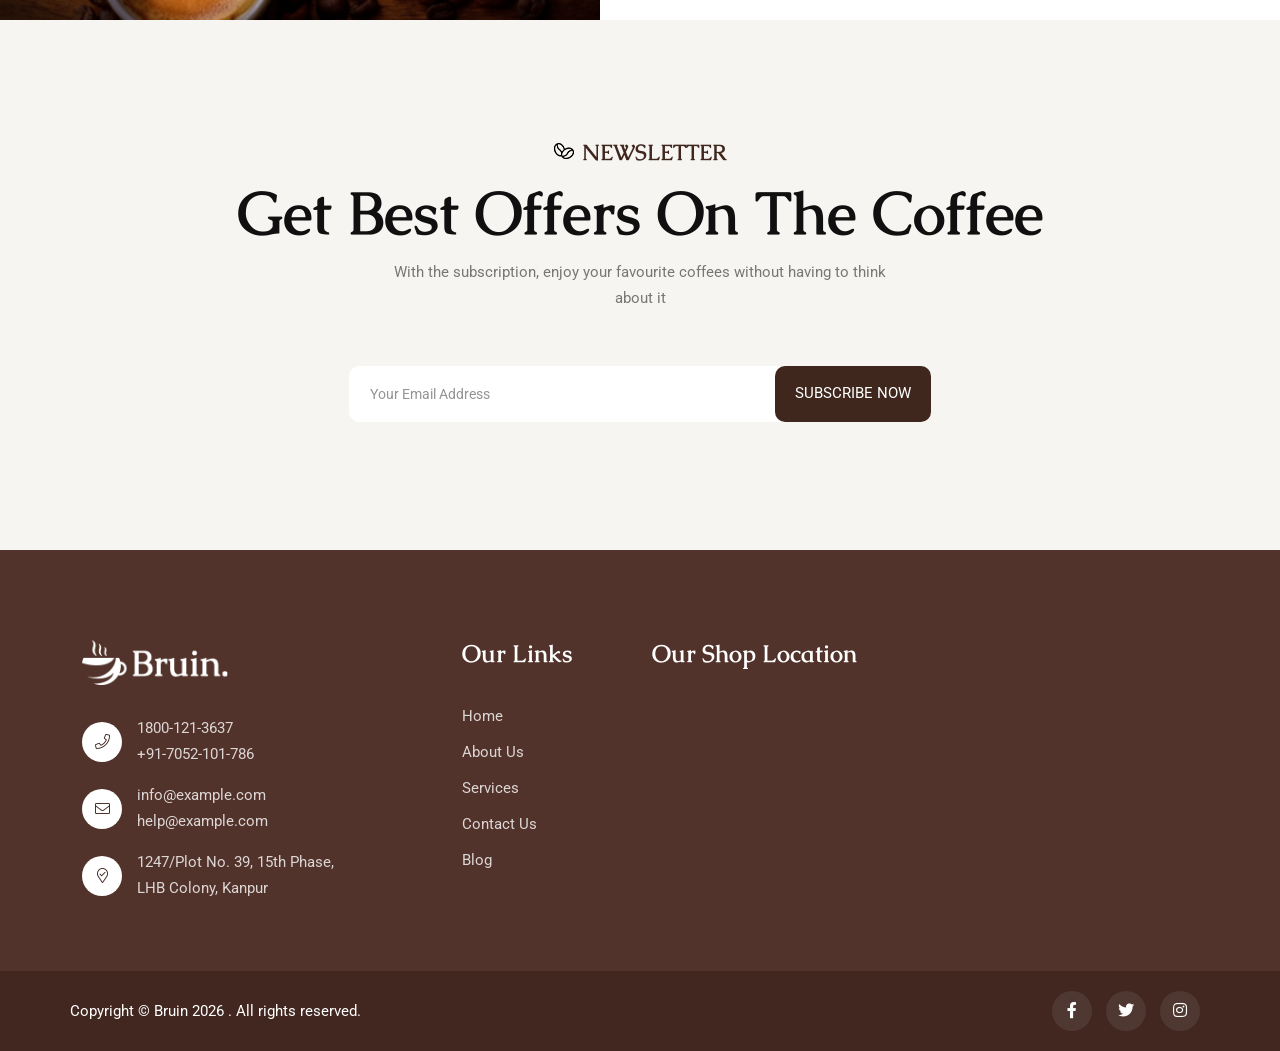
<file: gallery.html>
<!doctype html>
<html class="no-js" lang="zxx">

    <head>
        <meta charset="utf-8">
        <meta http-equiv="x-ua-compatible" content="ie=edge">
        <title>Bruin - Coffe Shop</title>
        <meta name="description" content="Coffe Shop PHP Template - Bruin">
        <meta name="viewport" content="width=device-width, initial-scale=1">
        <link rel="shortcut icon" type="image/x-icon" href="img/favicon.ico">
        <!-- Place favicon.ico in the root directory -->

        <!-- CSS here -->
        <link rel="stylesheet" href="css/bootstrap.min.css">
        <link rel="stylesheet" href="css/animate.min.css">
        <link rel="stylesheet" href="css/magnific-popup.css">
        <link rel="stylesheet" href="fontawesome/css/all.min.css">
        <link rel="stylesheet" href="css/dripicons.css">
        <link rel="stylesheet" href="css/slick.css">
        <link rel="stylesheet" href="css/meanmenu.css">
        <link rel="stylesheet" href="css/default.css">
        <link rel="stylesheet" href="css/style.css">
        <link rel="stylesheet" href="css/responsive.css">
    </head>

    <body>
        <!-- header -->
        <header class="header-area header-three">
        <div class="header-top second-header d-none d-md-block">
            <div class="container">
                <div class="row align-items-center">
                    <div class="col-lg-6 col-md-6 d-none d-lg-block">
                        <div class="header-cta">
                            <ul>
                                <li>
                                    <i class="fas fa-clock"></i>
                                    <span>Mon - Fri: 9:00 - 19:00/ Closed on Weekends</span>
                                </li>

                            </ul>
                        </div>
                    </div>
                    <div class="col-lg-4 col-md-4 d-none d-lg-block text-right">
                        <div class="header-social">
                            <span>


                            </span>
                            <!--  /social media icon redux -->
                        </div>
                    </div>
                    <div class="col-lg-2 col-md-4 d-none d-lg-block mt-10 mb-10 text-right">
                        <div class="header-social">
                            <span>
                                <a href="#" title="Facebook"><i class="fab fa-facebook-f"></i></a>
                                <a href="#" title="LinkedIn"><i class="fab fa-instagram"></i></a>
                                <a href="#" title="Twitter"><i class="fab fa-twitter"></i></a>
                                <a href="#" title="Twitter"><i class="fab fa-youtube"></i></a>
                            </span>
                            <!--  /social media icon redux -->
                        </div>
                    </div>


                </div>
            </div>
        </div>
        <div id="header-sticky" class="menu-area">
            <div class="container">
                <div class="second-menu">
                    <div class="row align-items-center">
                        <div class="col-xl-2 col-lg-2">
                            <div class="logo">
                                <a href="index.html"><img src="img/logo/logo.png" alt="logo"></a>
                            </div>
                        </div>
                        
                        <!-- mainemenu begin -->

                        <div class="col-xl-8 col-lg-8">

                            <div class="main-menu text-right text-xl-right">
                                <nav id="mobile-menu">
                                    <ul>
                                        <li class="has-sub">
                                            <a href="index.html">Home</a>
                                            
                                        </li>
                                        <li><a href="about.html">About</a></li>
                                        <li><a href="menu.html">Menu</a></li>
                                        <li class="has-sub">
                                            <a href="services.html">Services</a>
                                            
                                        </li>
                                        <li class="has-sub"><a href="#">Pages</a>
                                            <ul>
                                                <li><a href="gallery.html">Gallery</a></li>
                                            
                                                <li><a href="team.html">Team</a></li>

                                                <li><a href="shop.html">Shop</a></li>

                                                <li><a href="shop-details.html">Shop Details</a></li>
                                              
                                            </ul>

                                        <li>
                                            <a href="contact.html">Contact</a>
                                        </li>
                                    </ul>
                                </nav>
                            </div>
                        </div>

                        <!-- mainmenu end -->
                        
                        <div class="col-xl-2 col-lg-2 text-right d-none d-lg-block mt-15 mb-15 text-right text-xl-right">
                            <div class="login">
                                <ul>
                                    <li>
                                        <div class="second-header-btn">
                                            <a href="services.html" class="btn">Book A Table</a>
                                        </div>
                                    </li>
                                </ul>

                            </div>
                        </div>

                        <div class="col-12">
                            <div class="mobile-menu"></div>
                        </div>
                    </div>
                </div>
            </div>
        </div>
    </header>
        <!-- header-end -->
        <!-- main-area -->
        <main>

            <!-- breadcrumb-area -->
            <section class="breadcrumb-area d-flex align-items-center" style="background-image:url(img/bg/bdrc-bg.jpg)">
                <div class="container">
                    <div class="row align-items-center">
                        <div class="col-xl-12 col-lg-12">
                            <div class="breadcrumb-wrap text-center">
                                <div class="breadcrumb-title">
                                    <h2>Gallery</h2>
                                    <div class="breadcrumb-wrap">

                                        <nav aria-label="breadcrumb">
                                            <ol class="breadcrumb">
                                                <li class="breadcrumb-item"><a href="index.html">Home</a></li>
                                                <li class="breadcrumb-item active" aria-current="page">Gallery </li>
                                            </ol>
                                        </nav>
                                    </div>
                                </div>
                            </div>
                        </div>

                    </div>
                </div>
            </section>
            <!-- breadcrumb-area-end -->

            <!-- gallery-area -->
            <section class="profile fix">
                <div class="container-fluid">
                    <div class="row">
                        <div class="col-lg-12">
                            <div class="masonry-gallery-huge">
                                <div class="grid col2">

                                    <div class="grid-item financial">
                                        <a class="popup-image" href="img/gallery/protfolio-img01.png">
                                            <figure class="gallery-image">
                                                <img src="img/gallery/protfolio-img01.png" alt="img" class="img">
                                            </figure>
                                        </a>

                                    </div>
                                    <div class="grid-item banking">
                                        <a class="popup-image" href="img/gallery/protfolio-img02.png">
                                            <figure class="gallery-image">
                                                <img src="img/gallery/protfolio-img02.png" alt="img" class="img">
                                            </figure>
                                        </a>


                                    </div>
                                    <div class="grid-item insurance">
                                        <a class="popup-image" href="img/gallery/protfolio-img03.png">
                                            <figure class="gallery-image">
                                                <img src="img/gallery/protfolio-img03.png" alt="img" class="img">
                                            </figure>
                                        </a>

                                    </div>
                                    <div class="grid-item family">
                                        <a class="popup-image" href="img/gallery/protfolio-img04.png">
                                            <figure class="gallery-image">
                                                <img src="img/gallery/protfolio-img04.png" alt="img" class="img">
                                            </figure>
                                        </a>
                                    </div>
                                    <div class="grid-item business">
                                        <a class="popup-image" href="img/gallery/protfolio-img05.png">
                                            <figure class="gallery-image">
                                                <img src="img/gallery/protfolio-img05.png" alt="img" class="img">
                                            </figure>
                                        </a>

                                    </div>

                                </div>
                            </div>

                        </div>

                    </div>

                </div>
            </section>
            <!-- gallery-area-end -->
            <!-- newslater-area -->
            <section class="newslater-area p-relative pt-120 pb-120" style="background-color: #f7f5f1;">
                <div class="animations-01"><img src="img/bg/an-img-07.png" alt="contact-bg-an-05"></div>
                <div class="container">
                    <div class="row justify-content-center align-items-center text-center">
                        <div class="col-xl-9 col-lg-9">
                            <div class="section-title center-align mb-40 text-center wow fadeInDown animated" data-animation="fadeInDown" data-delay=".4s">
                                <h5><span class="circle-left"><img src="img/bg/circle-left.png" alt="img"></span> Newsletter</h5>
                                <h2>
                                    Get Best Offers On The Coffee
                                </h2>
                                <p>With the subscription, enjoy your favourite coffees without having to think about it</p>
                            </div>
                            <form name="ajax-form" id="contact-form4" action="#" method="post" class="contact-form newslater">
                                <div class="form-group">
                                    <input class="form-control" id="email2" name="email" type="email" placeholder="Your Email Address" value="" required="">
                                    <button type="submit" class="btn btn-custom" id="send2">Subscribe Now</button>
                                </div>
                                <!-- /Form-email -->
                            </form>
                        </div>

                    </div>

                </div>
            </section>
            <!-- newslater-aread-end -->
        </main>
        <!-- main-area-end -->
        <!-- footer -->
         <footer class="footer-bg footer-p">
         <div class="footer-top  pt-90 pb-40" style="background-color: #3f271e; background-image: url(img/bg/footer-bg.png);">
             <div class="container">
                 <div class="row justify-content-between">

                     <div class="col-xl-4 col-lg-4 col-sm-6">
                         <div class="footer-widget mb-30">
                             <div class="f-widget-title mb-30">
                                 <img src="img/logo/logo.png" alt="img">
                             </div>
                             <div class="f-contact">
                                 <ul>
                                     <li>
                                         <i class="icon fal fa-phone"></i>
                                         <span>1800-121-3637<br>+91-7052-101-786</span>
                                     </li>
                                     <li><i class="icon fal fa-envelope"></i>
                                         <span>
                                             <a href="mailto:info@example.com">info@example.com</a>
                                             <br>
                                             <a href="mailto:help@example.com">help@example.com</a>
                                         </span>
                                     </li>
                                     <li>
                                         <i class="icon fal fa-map-marker-check"></i>
                                         <span>1247/Plot No. 39, 15th Phase,<br> LHB Colony, Kanpur</span>
                                     </li>

                                 </ul>

                             </div>
                         </div>
                     </div>
                     <div class="col-xl-2 col-lg-2 col-sm-6">
                         <div class="footer-widget mb-30">
                             <div class="f-widget-title">
                                 <h2>Our Links</h2>
                             </div>
                             <div class="footer-link">
                                 <ul>
                                     <li><a href="index.html">Home</a></li>
                                     <li><a href="about.html"> About Us</a></li>
                                     <li><a href="services.html"> Services </a></li>
                                     <li><a href="contact.html"> Contact Us</a></li>
                                     <li><a href="blog.html">Blog </a></li>
                                 </ul>
                             </div>
                         </div>
                     </div>
                     <div class="col-xl-6 col-lg-6 col-sm-6">
                         <div class="footer-widget mb-30">
                             <div class="f-widget-title">
                                 <h2>Our Shop Location</h2>
                             </div>
                             <div class="footer-link">
                                 <iframe src="https://www.google.com/maps/embed?pb=!1m18!1m12!1m3!1d212867.83634504632!2d-112.24455686962897!3d33.52582710700138!2m3!1f0!2f0!3f0!3m2!1i1024!2i768!4f13.1!3m3!1m2!1s0x872b743829374b03%3A0xabaac255b1e43fbe!2sPlexus%20Worldwide!5e0!3m2!1sen!2sin!4v1618567685329!5m2!1sen!2sin" width="600" height="190" style="border:0;" allowfullscreen="" loading="lazy"></iframe>
                             </div>
                         </div>
                     </div>

                 </div>
             </div>
         </div>
         <div class="copyright-wrap">
             <div class="container">
                 <div class="row align-items-center">
                     <div class="col-lg-6">
                         Copyright &copy; Bruin 2026 . All rights reserved.
                     </div>
                     <div class="col-lg-6 text-right text-xl-right">
                         <div class="footer-social">
                             <a href="#"><i class="fab fa-facebook-f"></i></a>
                             <a href="#"><i class="fab fa-twitter"></i></a>
                             <a href="#"><i class="fab fa-instagram"></i></a>
                         </div>
                     </div>

                 </div>
             </div>
         </div>
     </footer>
        <!-- footer-end -->

        <!-- JS here -->
        <script src="js/vendor/modernizr-3.5.0.min.js"></script>
        <script src="js/vendor/jquery.min.js"></script>
        <script src="js/popper.min.js"></script>
        <script src="js/bootstrap.min.js"></script>
        <script src="js/slick.min.js"></script>
        <script src="js/ajax-form.js"></script>
        <script src="js/paroller.js"></script>
        <script src="js/wow.min.js"></script>
        <script src="js/js_isotope.pkgd.min.js"></script>
        <script src="js/imagesloaded.min.js"></script>
        <script src="js/parallax.min.js"></script>
        <script src="js/jquery.waypoints.min.js"></script>
        <script src="js/jquery.counterup.min.js"></script>
        <script src="js/jquery.scrollUp.min.js"></script>
        <script src="js/jquery.meanmenu.min.js"></script>
        <script src="js/parallax-scroll.js"></script>
        <script src="js/jquery.magnific-popup.min.js"></script>
        <script src="js/element-in-view.js"></script>
        <script src="js/main.js"></script>
    </body>

</html>
</file>
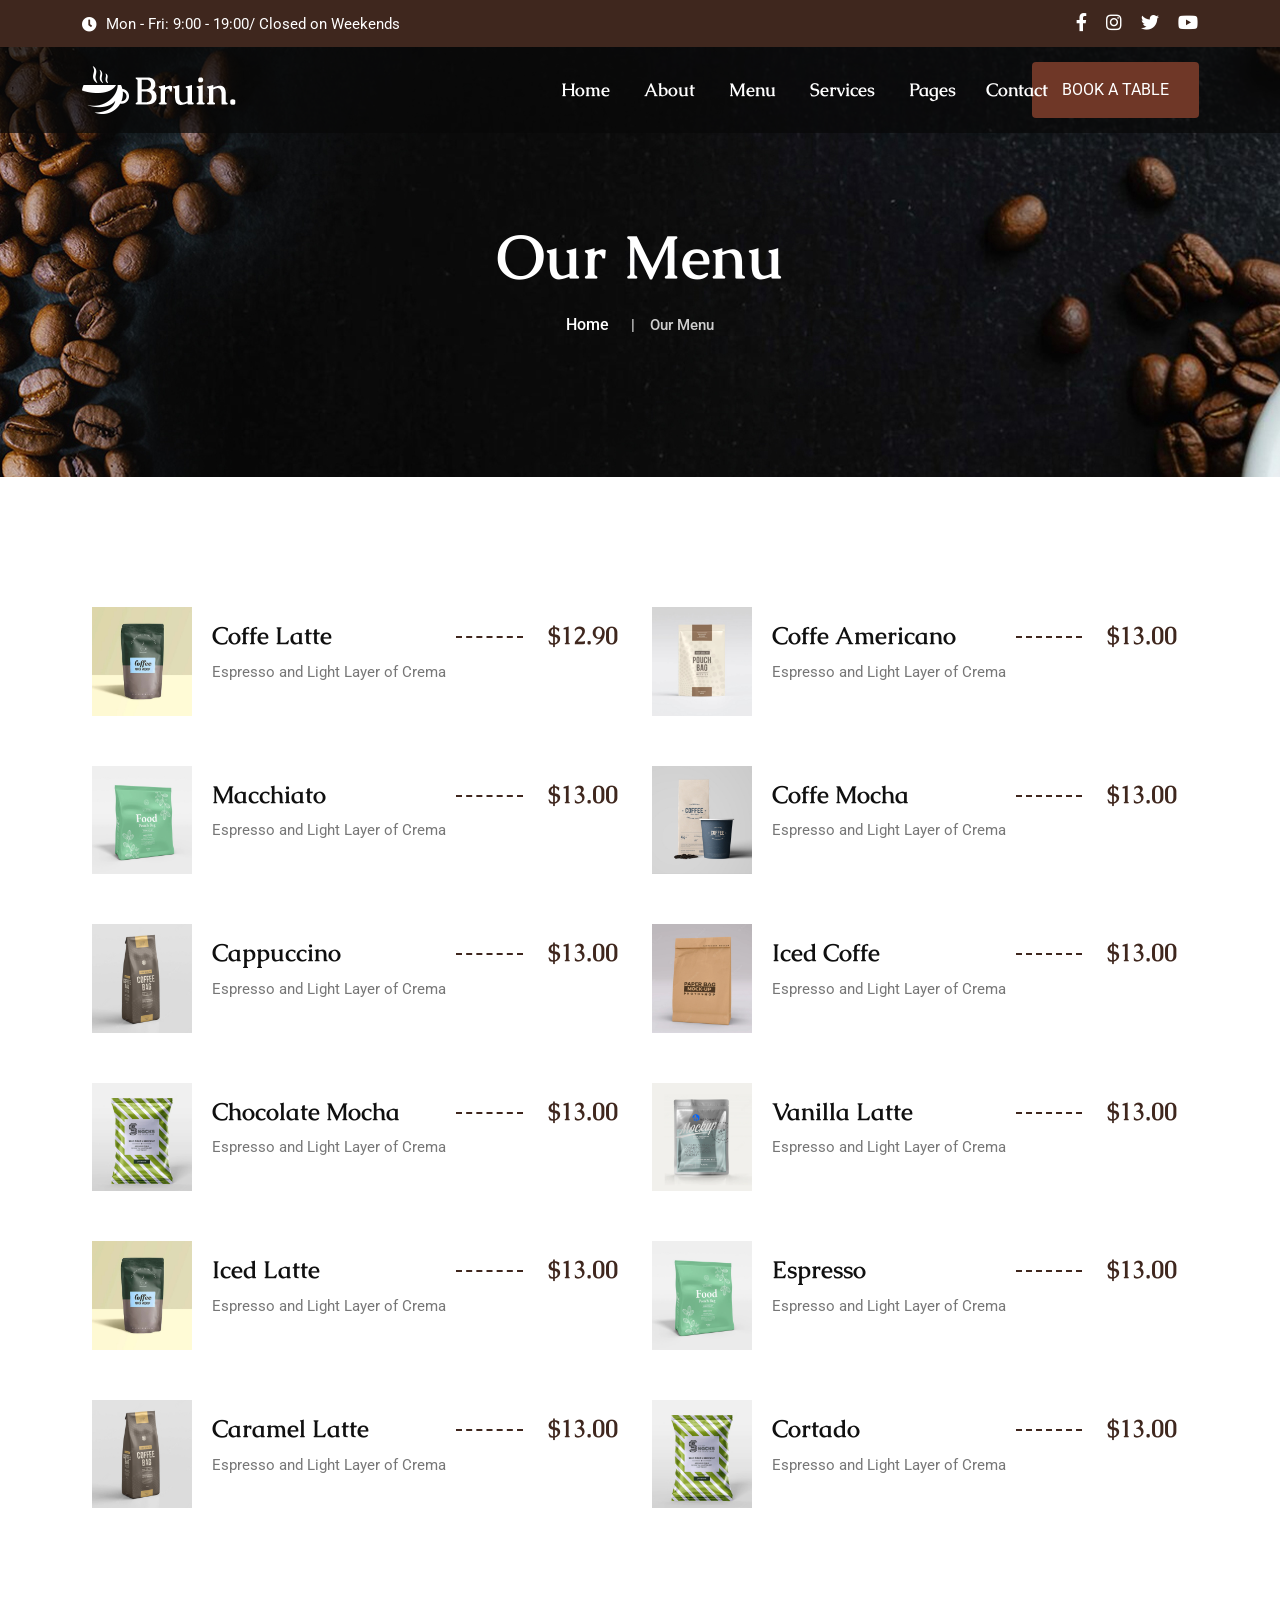
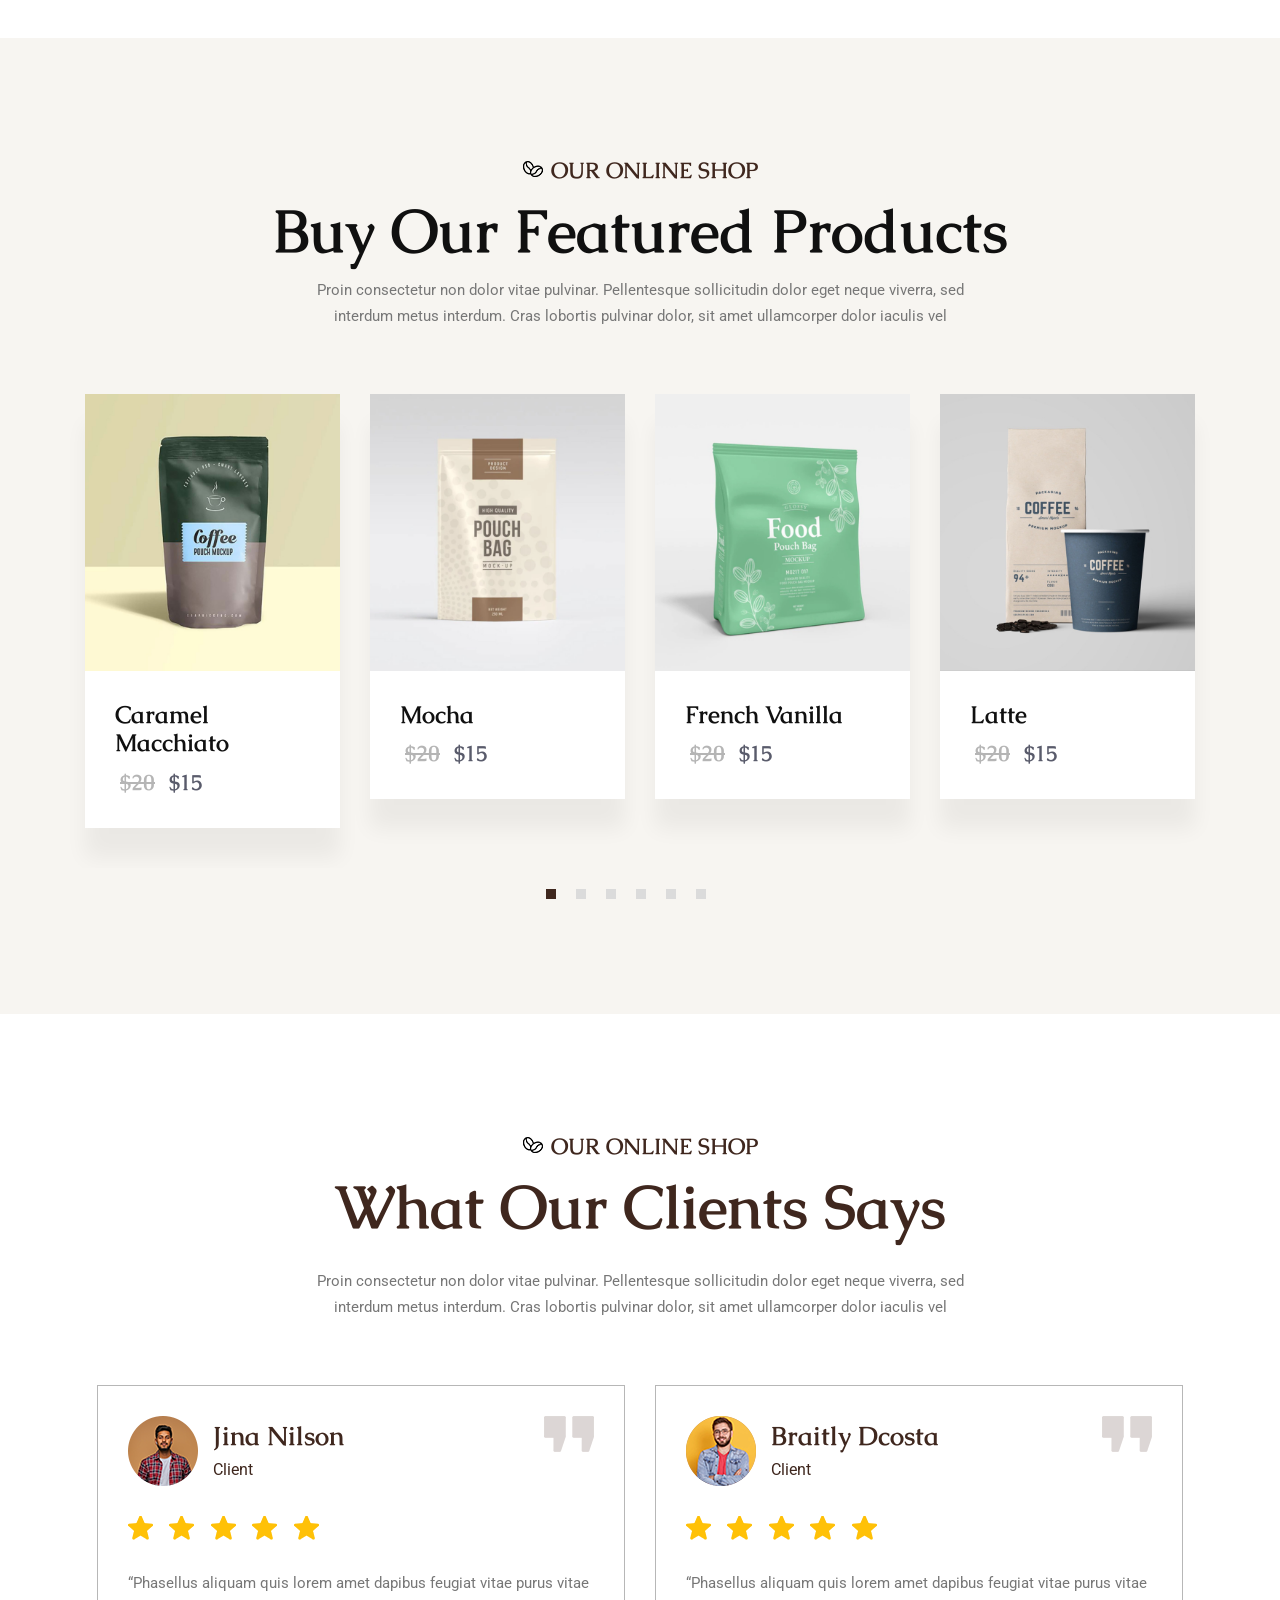
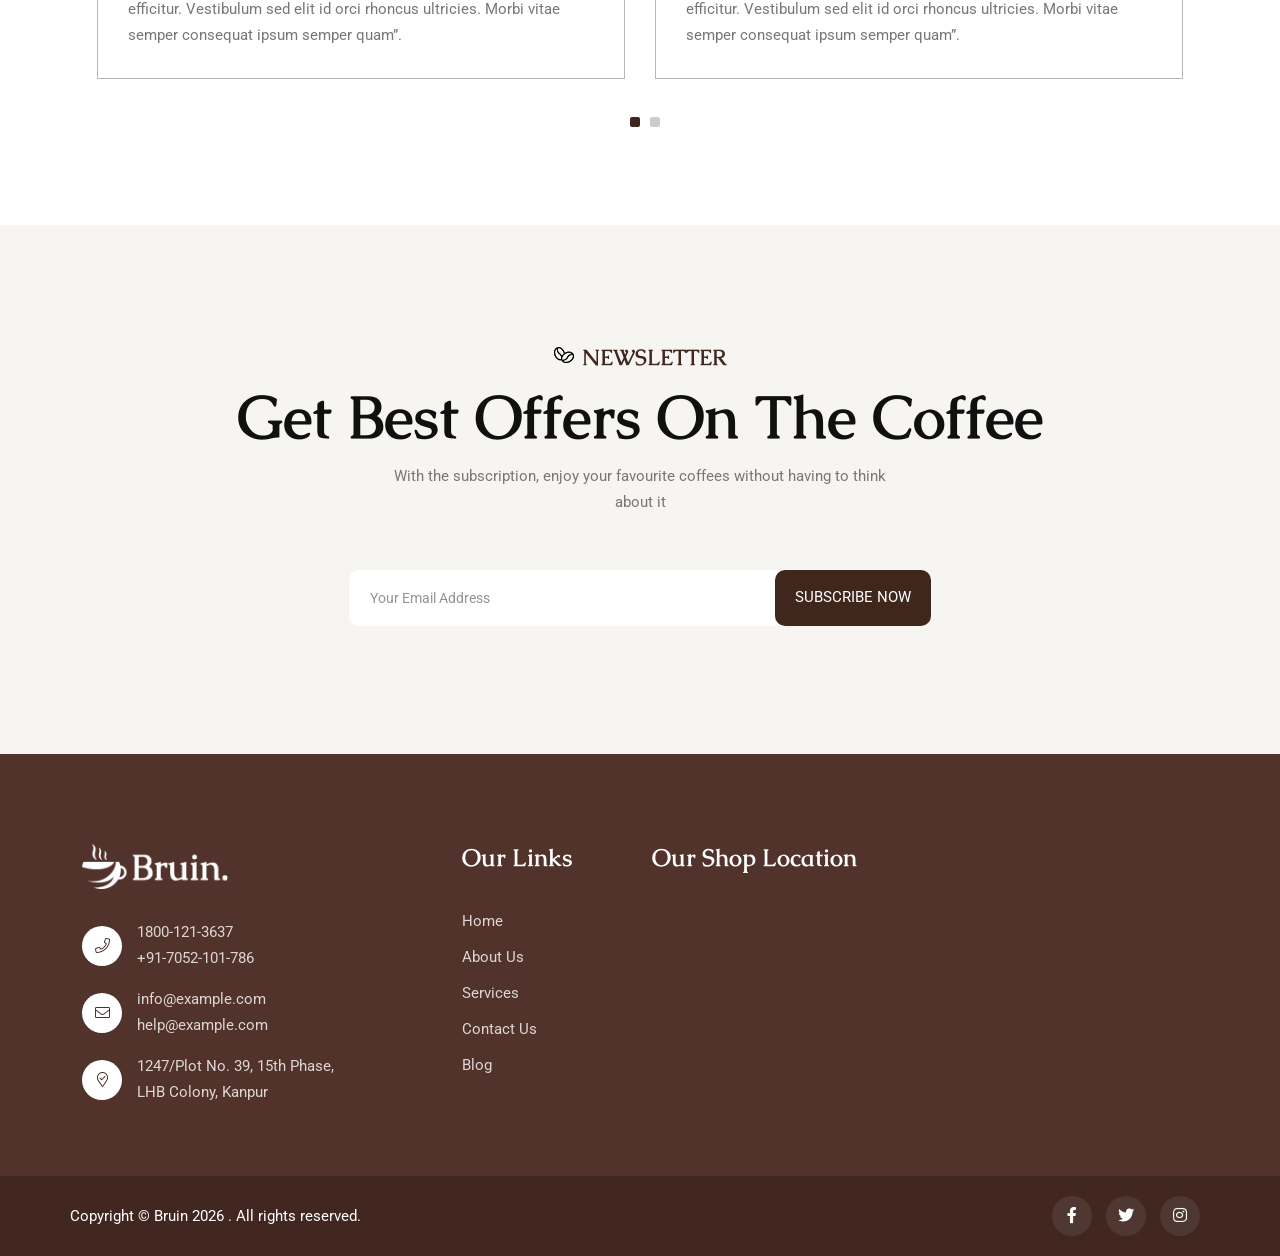
<file: menu.html>
<!doctype html>
<html class="no-js" lang="zxx">

    <head>
        <meta charset="utf-8">
        <meta http-equiv="x-ua-compatible" content="ie=edge">
        <title>Bruin - Coffe Shop</title>
        <meta name="description" content="Coffe Shop PHP Template - Bruin">
        <meta name="viewport" content="width=device-width, initial-scale=1">
        <link rel="shortcut icon" type="image/x-icon" href="img/favicon.ico">
        <!-- Place favicon.ico in the root directory -->

        <!-- CSS here -->
        <link rel="stylesheet" href="css/bootstrap.min.css">
        <link rel="stylesheet" href="css/animate.min.css">
        <link rel="stylesheet" href="css/magnific-popup.css">
        <link rel="stylesheet" href="fontawesome/css/all.min.css">
        <link rel="stylesheet" href="css/dripicons.css">
        <link rel="stylesheet" href="css/slick.css">
        <link rel="stylesheet" href="css/meanmenu.css">
        <link rel="stylesheet" href="css/default.css">
        <link rel="stylesheet" href="css/style.css">
        <link rel="stylesheet" href="css/responsive.css">
    </head>

    <body>
        <!-- header -->
        <header class="header-area header-three">
        <div class="header-top second-header d-none d-md-block">
            <div class="container">
                <div class="row align-items-center">
                    <div class="col-lg-6 col-md-6 d-none d-lg-block">
                        <div class="header-cta">
                            <ul>
                                <li>
                                    <i class="fas fa-clock"></i>
                                    <span>Mon - Fri: 9:00 - 19:00/ Closed on Weekends</span>
                                </li>

                            </ul>
                        </div>
                    </div>
                    <div class="col-lg-4 col-md-4 d-none d-lg-block text-right">
                        <div class="header-social">
                            <span>


                            </span>
                            <!--  /social media icon redux -->
                        </div>
                    </div>
                    <div class="col-lg-2 col-md-4 d-none d-lg-block mt-10 mb-10 text-right">
                        <div class="header-social">
                            <span>
                                <a href="#" title="Facebook"><i class="fab fa-facebook-f"></i></a>
                                <a href="#" title="LinkedIn"><i class="fab fa-instagram"></i></a>
                                <a href="#" title="Twitter"><i class="fab fa-twitter"></i></a>
                                <a href="#" title="Twitter"><i class="fab fa-youtube"></i></a>
                            </span>
                            <!--  /social media icon redux -->
                        </div>
                    </div>


                </div>
            </div>
        </div>
        <div id="header-sticky" class="menu-area">
            <div class="container">
                <div class="second-menu">
                    <div class="row align-items-center">
                        <div class="col-xl-2 col-lg-2">
                            <div class="logo">
                                <a href="index.html"><img src="img/logo/logo.png" alt="logo"></a>
                            </div>
                        </div>
                        
                        <!-- mainemenu begin -->

                        <div class="col-xl-8 col-lg-8">

                            <div class="main-menu text-right text-xl-right">
                                <nav id="mobile-menu">
                                    <ul>
                                        <li class="has-sub">
                                            <a href="index.html">Home</a>
                                            
                                        </li>
                                        <li><a href="about.html">About</a></li>
                                        <li><a href="menu.html">Menu</a></li>
                                        <li class="has-sub">
                                            <a href="services.html">Services</a>
                                            
                                        </li>
                                        <li class="has-sub"><a href="#">Pages</a>
                                            <ul>
                                                <li><a href="gallery.html">Gallery</a></li>
                                            
                                                <li><a href="team.html">Team</a></li>

                                                <li><a href="shop.html">Shop</a></li>

                                                <li><a href="shop-details.html">Shop Details</a></li>
                                              
                                            </ul>

                                        <li>
                                            <a href="contact.html">Contact</a>
                                        </li>
                                    </ul>
                                </nav>
                            </div>
                        </div>

                        <!-- mainmenu end -->
                        
                        <div class="col-xl-2 col-lg-2 text-right d-none d-lg-block mt-15 mb-15 text-right text-xl-right">
                            <div class="login">
                                <ul>
                                    <li>
                                        <div class="second-header-btn">
                                            <a href="services.html" class="btn">Book A Table</a>
                                        </div>
                                    </li>
                                </ul>

                            </div>
                        </div>

                        <div class="col-12">
                            <div class="mobile-menu"></div>
                        </div>
                    </div>
                </div>
            </div>
        </div>
    </header>
        <!-- header-end -->
        <!-- main-area -->
        <main>
            <!-- breadcrumb-area -->
            <section class="breadcrumb-area d-flex align-items-center" style="background-image:url(img/bg/bdrc-bg.jpg)">
                <div class="container">
                    <div class="row align-items-center">
                        <div class="col-xl-12 col-lg-12">
                            <div class="breadcrumb-wrap text-center">
                                <div class="breadcrumb-title">
                                    <h2>Our Menu</h2>
                                    <div class="breadcrumb-wrap">

                                        <nav aria-label="breadcrumb">
                                            <ol class="breadcrumb">
                                                <li class="breadcrumb-item"><a href="index.html">Home</a></li>
                                                <li class="breadcrumb-item active" aria-current="page">Our Menu</li>
                                            </ol>
                                        </nav>
                                    </div>
                                </div>
                            </div>
                        </div>

                    </div>
                </div>
            </section>
            <!-- breadcrumb-area-end -->
            <!-- Meal-area-start -->
            <section class="meal-select-section pt-120 pb-90 p-relative">
                <div class="animations-02"><img src="img/bg/an-img-04.png" alt="contact-bg-an-01"></div>
                <div class="container">
                    <div class="row align-items-center">
                        <div class="col-lg-12 col-md-12">
                            <div class="populer-meal">
                                <ul>
                                    <li>
                                        <div class="meal-container">
                                            <div class="meal-img">
                                                <img src="img/shop/img1.jpg" alt="img">
                                            </div>
                                            <div class="meal-content">
                                                <h5>
                                                    Coffe Latte
                                                </h5>
                                                <p>Espresso and Light Layer of Crema</p>
                                            </div>
                                            <div class="line">
                                                <hr>
                                            </div>
                                            <div class="meal-price">
                                                <strong>$12.90</strong>
                                            </div>
                                        </div>
                                    </li>
                                    <li>
                                        <div class="meal-container">
                                            <div class="meal-img">
                                                <img src="img/shop/img2.jpg" alt="img">
                                            </div>
                                            <div class="meal-content">
                                                <h5>
                                                    Coffe Americano
                                                </h5>
                                                <p>Espresso and Light Layer of Crema</p>
                                            </div>
                                            <div class="line">
                                                <hr>
                                            </div>
                                            <div class="meal-price">
                                                <strong>$13.00</strong>
                                            </div>
                                        </div>
                                    </li>
                                    <li>
                                        <div class="meal-container">
                                            <div class="meal-img">
                                                <img src="img/shop/img3.jpg" alt="img">
                                            </div>
                                            <div class="meal-content">
                                                <h5>
                                                    Macchiato
                                                </h5>
                                                <p>Espresso and Light Layer of Crema</p>
                                            </div>
                                            <div class="line">
                                                <hr>
                                            </div>
                                            <div class="meal-price">
                                                <strong>$13.00</strong>
                                            </div>
                                        </div>
                                    </li>
                                    <li>
                                        <div class="meal-container">
                                            <div class="meal-img">
                                                <img src="img/shop/img4.jpg" alt="img">
                                            </div>
                                            <div class="meal-content">
                                                <h5>
                                                    Coffe Mocha
                                                </h5>
                                                <p>Espresso and Light Layer of Crema</p>
                                            </div>
                                            <div class="line">
                                                <hr>
                                            </div>
                                            <div class="meal-price">
                                                <strong>$13.00</strong>
                                            </div>
                                        </div>
                                    </li>
                                    <li>
                                        <div class="meal-container">
                                            <div class="meal-img">
                                                <img src="img/shop/img5.jpg" alt="img">
                                            </div>
                                            <div class="meal-content">
                                                <h5>
                                                    Cappuccino
                                                </h5>
                                                <p>Espresso and Light Layer of Crema</p>
                                            </div>
                                            <div class="line">
                                                <hr>
                                            </div>
                                            <div class="meal-price">
                                                <strong>$13.00</strong>
                                            </div>
                                        </div>
                                    </li>
                                    <li>
                                        <div class="meal-container">
                                            <div class="meal-img">
                                                <img src="img/shop/img6.jpg" alt="img">
                                            </div>
                                            <div class="meal-content">
                                                <h5>
                                                    Iced Coffe
                                                </h5>
                                                <p>Espresso and Light Layer of Crema</p>
                                            </div>
                                            <div class="line">
                                                <hr>
                                            </div>
                                            <div class="meal-price">
                                                <strong>$13.00</strong>
                                            </div>
                                        </div>
                                    </li>
                                    <li>
                                        <div class="meal-container">
                                            <div class="meal-img">
                                                <img src="img/shop/img7.jpg" alt="img">
                                            </div>
                                            <div class="meal-content">
                                                <h5>
                                                    Chocolate Mocha
                                                </h5>
                                                <p>Espresso and Light Layer of Crema</p>
                                            </div>
                                            <div class="line">
                                                <hr>
                                            </div>
                                            <div class="meal-price">
                                                <strong>$13.00</strong>
                                            </div>
                                        </div>
                                    </li>
                                    <li>
                                        <div class="meal-container">
                                            <div class="meal-img">
                                                <img src="img/shop/img8.jpg" alt="img">
                                            </div>
                                            <div class="meal-content">
                                                <h5>
                                                    Vanilla Latte
                                                </h5>
                                                <p>Espresso and Light Layer of Crema</p>
                                            </div>
                                            <div class="line">
                                                <hr>
                                            </div>
                                            <div class="meal-price">
                                                <strong>$13.00</strong>
                                            </div>
                                        </div>
                                    </li>
                                    <li>
                                        <div class="meal-container">
                                            <div class="meal-img">
                                                <img src="img/shop/img1.jpg" alt="img">
                                            </div>
                                            <div class="meal-content">
                                                <h5>
                                                    Iced Latte
                                                </h5>
                                                <p>Espresso and Light Layer of Crema</p>
                                            </div>
                                            <div class="line">
                                                <hr>
                                            </div>
                                            <div class="meal-price">
                                                <strong>$13.00</strong>
                                            </div>
                                        </div>
                                    </li>
                                    <li>
                                        <div class="meal-container">
                                            <div class="meal-img">
                                                <img src="img/shop/img3.jpg" alt="img">
                                            </div>
                                            <div class="meal-content">
                                                <h5>
                                                    Espresso
                                                </h5>
                                                <p>Espresso and Light Layer of Crema</p>
                                            </div>
                                            <div class="line">
                                                <hr>
                                            </div>
                                            <div class="meal-price">
                                                <strong>$13.00</strong>
                                            </div>
                                        </div>
                                    </li>
                                    <li>
                                        <div class="meal-container">
                                            <div class="meal-img">
                                                <img src="img/shop/img5.jpg" alt="img">
                                            </div>
                                            <div class="meal-content">
                                                <h5>
                                                    Caramel Latte
                                                </h5>
                                                <p>Espresso and Light Layer of Crema</p>
                                            </div>
                                            <div class="line">
                                                <hr>
                                            </div>
                                            <div class="meal-price">
                                                <strong>$13.00</strong>
                                            </div>
                                        </div>
                                    </li>
                                    <li>
                                        <div class="meal-container">
                                            <div class="meal-img">
                                                <img src="img/shop/img7.jpg" alt="img">
                                            </div>
                                            <div class="meal-content">
                                                <h5>
                                                    <strong> Cortado </strong>
                                                </h5>
                                                <p>Espresso and Light Layer of Crema</p>
                                            </div>
                                            <div class="line">
                                                <hr>
                                            </div>
                                            <div class="meal-price">
                                                <strong>$13.00</strong>
                                            </div>
                                        </div>
                                    </li>
                                </ul>

                            </div>
                        </div>
                    </div>
                </div>
            </section>
            <!-- Meal-area-end -->
            <!-- product-slider -->
            <section class="product-slider pt-120 pb-90 p-relative fix" style="background-color: #f7f5f1; ">
                <div class="animations-01"><img src="img/bg/an-img-04.png" alt="contact-bg-an-01"></div>
                <div class="container">
                    <div class="row">
                        <div class="col-lg-12">
                            <div class="section-title center-align mb-50 text-center">
                                <h5><span class="circle-left"><img src="img/bg/circle-left.png" alt="img"></span> Our Online Shop</h5>
                                <h2>
                                    Buy Our Featured Products
                                </h2>
                                <p>Proin consectetur non dolor vitae pulvinar. Pellentesque sollicitudin dolor eget neque viverra, sed interdum metus interdum. Cras lobortis pulvinar dolor, sit amet ullamcorper dolor iaculis vel</p>
                            </div>

                        </div>

                    </div>
                    <div class="row home-blog-active">
                        <div class="col-lg-4 col-md-12">

                            <div class="product mb-40">
                                <div class="product__img">
                                    <a href="shop-details.html"><img src="img/shop/img1.jpg" alt=""></a>
                                    <div class="product-action text-center">

                                        <a href="shop-details.html">Add Cart</a>

                                    </div>
                                </div>
                                <div class="product__content pt-30">

                                    <h4 class="pro-title"><a href="shop-details.html">Caramel Macchiato</a></h4>
                                    <div class="price">
                                        <span class="old-price">$20</span>
                                        <span>$15</span>
                                    </div>
                                </div>
                            </div>


                        </div>
                        <div class="col-lg-4 col-md-12">

                            <div class="product mb-40">
                                <div class="product__img">
                                    <a href="shop-details.html"><img src="img/shop/img2.jpg" alt=""></a>
                                    <div class="product-action text-center">

                                        <a href="shop-details.html">Add Cart</a>

                                    </div>
                                </div>
                                <div class="product__content pt-30">

                                    <h4 class="pro-title"><a href="shop-details.html">Mocha</a></h4>
                                    <div class="price">
                                        <span class="old-price">$20</span>
                                        <span>$15</span>
                                    </div>
                                </div>
                            </div>



                        </div>
                        <div class="col-lg-4 col-md-12">

                            <div class="product mb-40">
                                <div class="product__img">
                                    <a href="shop-details.html"><img src="img/shop/img3.jpg" alt=""></a>
                                    <div class="product-action text-center">

                                        <a href="shop-details.html">Add Cart</a>

                                    </div>
                                </div>
                                <div class="product__content pt-30">

                                    <h4 class="pro-title"><a href="shop-details.html">French Vanilla</a></h4>
                                    <div class="price">
                                        <span class="old-price">$20</span>
                                        <span>$15</span>
                                    </div>
                                </div>
                            </div>



                        </div>
                        <div class="col-lg-4 col-md-12">

                            <div class="product mb-40">
                                <div class="product__img">
                                    <a href="shop-details.html"><img src="img/shop/img4.jpg" alt=""></a>
                                    <div class="product-action text-center">

                                        <a href="shop-details.html">Add Cart</a>

                                    </div>
                                </div>
                                <div class="product__content pt-30">

                                    <h4 class="pro-title"><a href="shop-details.html">Latte</a></h4>
                                    <div class="price">
                                        <span class="old-price">$20</span>
                                        <span>$15</span>
                                    </div>
                                </div>
                            </div>

                        </div>
                        <div class="col-lg-4 col-md-12">

                            <div class="product mb-40">
                                <div class="product__img">
                                    <a href="shop-details.html"><img src="img/shop/img5.jpg" alt=""></a>
                                    <div class="product-action text-center">

                                        <a href="shop-details.html">Add Cart</a>

                                    </div>
                                </div>
                                <div class="product__content pt-30">

                                    <h4 class="pro-title"><a href="shop-details.html">French Vanilla</a></h4>
                                    <div class="price">
                                        <span class="old-price">$20</span>
                                        <span>$15</span>
                                    </div>
                                </div>
                            </div>

                        </div>
                        <div class="col-lg-4 col-md-12">

                            <div class="product mb-40">
                                <div class="product__img">
                                    <a href="shop-details.html"><img src="img/shop/img6.jpg" alt=""></a>
                                    <div class="product-action text-center">

                                        <a href="shop-details.html">Add Cart</a>

                                    </div>
                                </div>
                                <div class="product__content pt-30">

                                    <h4 class="pro-title"><a href="shop-details.html">Latte</a></h4>
                                    <div class="price">
                                        <span>$95.00</span>
                                        <span class="old-price">$120.00</span>
                                    </div>
                                </div>
                            </div>

                        </div>

                    </div>
                </div>
            </section>
            <!-- product-slider-end -->
            <!-- testimonial-area -->
            <section class="testimonial-area pt-120 pb-90 p-relative fix">
                <div class="container">
                    <div class="row">
                        <div class="col-lg-12">
                            <div class="section-title center-align mb-50 text-center">
                                <h5><span class="circle-left"><img src="img/bg/circle-left.png" alt="img"></span> Our Online Shop</h5>
                                <h2>
                                    What Our Clients Says
                                </h2>
                                <p>Proin consectetur non dolor vitae pulvinar. Pellentesque sollicitudin dolor eget neque viverra, sed interdum metus interdum. Cras lobortis pulvinar dolor, sit amet ullamcorper dolor iaculis vel</p>
                            </div>

                        </div>
                        <div class="col-lg-12">
                            <div class="testimonial-active">
                                <div class="single-testimonial">
                                    <div class="testi-author">
                                        <img src="img/testimonial/testi_avatar.png" alt="img">
                                        <div class="ta-info">
                                            <h6>Jina Nilson</h6>
                                            <span>Client</span>
                                        </div>
                                    </div>
                                    <div class="review-icon">
                                        <img src="img/testimonial/review-icon.png" alt="img">
                                    </div>
                                    <p>“Phasellus aliquam quis lorem amet dapibus feugiat vitae purus vitae efficitur. Vestibulum sed elit id orci rhoncus ultricies. Morbi vitae semper consequat ipsum semper quam”.</p>

                                    <div class="qt-img">
                                        <img src="img/testimonial/qt-icon.png" alt="img">
                                    </div>
                                </div>
                                <div class="single-testimonial">
                                    <div class="testi-author">
                                        <img src="img/testimonial/testi_avatar_02.png" alt="img">
                                        <div class="ta-info">
                                            <h6>Braitly Dcosta</h6>
                                            <span>Client</span>
                                        </div>
                                    </div>
                                    <div class="review-icon">
                                        <img src="img/testimonial/review-icon.png" alt="img">
                                    </div>
                                    <p>“Phasellus aliquam quis lorem amet dapibus feugiat vitae purus vitae efficitur. Vestibulum sed elit id orci rhoncus ultricies. Morbi vitae semper consequat ipsum semper quam”.</p>

                                    <div class="qt-img">
                                        <img src="img/testimonial/qt-icon.png" alt="img">
                                    </div>
                                </div>
                                <div class="single-testimonial">
                                    <div class="testi-author">
                                        <img src="img/testimonial/testi_avatar.png" alt="img">
                                        <div class="ta-info">
                                            <h6>Jina Nilson</h6>
                                            <span>Client</span>
                                        </div>
                                    </div>
                                    <div class="review-icon">
                                        <img src="img/testimonial/review-icon.png" alt="img">
                                    </div>
                                    <p>“Phasellus aliquam quis lorem amet dapibus feugiat vitae purus vitae efficitur. Vestibulum sed elit id orci rhoncus ultricies. Morbi vitae semper consequat ipsum semper quam”.</p>

                                    <div class="qt-img">
                                        <img src="img/testimonial/qt-icon.png" alt="img">
                                    </div>
                                </div>
                                <div class="single-testimonial">
                                    <div class="testi-author">
                                        <img src="img/testimonial/testi_avatar_02.png" alt="img">
                                        <div class="ta-info">
                                            <h6>Braitly Dcosta</h6>
                                            <span>Client</span>
                                        </div>
                                    </div>
                                    <div class="review-icon">
                                        <img src="img/testimonial/review-icon.png" alt="img">
                                    </div>
                                    <p>“Phasellus aliquam quis lorem amet dapibus feugiat vitae purus vitae efficitur. Vestibulum sed elit id orci rhoncus ultricies. Morbi vitae semper consequat ipsum semper quam”.</p>

                                    <div class="qt-img">
                                        <img src="img/testimonial/qt-icon.png" alt="img">
                                    </div>
                                </div>
                            </div>
                        </div>

                    </div>
                </div>
            </section>
            <!-- testimonial-area-end -->
            <!-- newslater-area -->
            <section class="newslater-area p-relative pt-120 pb-120" style="background-color: #f7f5f1;">
                <div class="animations-01"><img src="img/bg/an-img-07.png" alt="contact-bg-an-05"></div>
                <div class="container">
                    <div class="row justify-content-center align-items-center text-center">
                        <div class="col-xl-9 col-lg-9">
                            <div class="section-title center-align mb-40 text-center wow fadeInDown animated" data-animation="fadeInDown" data-delay=".4s">
                                <h5><span class="circle-left"><img src="img/bg/circle-left.png" alt="img"></span> Newsletter</h5>
                                <h2>
                                    Get Best Offers On The Coffee
                                </h2>
                                <p>With the subscription, enjoy your favourite coffees without having to think about it</p>
                            </div>
                            <form name="ajax-form" id="contact-form4" action="#" method="post" class="contact-form newslater">
                                <div class="form-group">
                                    <input class="form-control" id="email2" name="email" type="email" placeholder="Your Email Address" value="" required="">
                                    <button type="submit" class="btn btn-custom" id="send2">Subscribe Now</button>
                                </div>
                                <!-- /Form-email -->
                            </form>
                        </div>

                    </div>

                </div>
            </section>
            <!-- newslater-aread-end -->
        </main>
        <!-- main-area-end -->
        <!-- footer -->
         <footer class="footer-bg footer-p">
         <div class="footer-top  pt-90 pb-40" style="background-color: #3f271e; background-image: url(img/bg/footer-bg.png);">
             <div class="container">
                 <div class="row justify-content-between">

                     <div class="col-xl-4 col-lg-4 col-sm-6">
                         <div class="footer-widget mb-30">
                             <div class="f-widget-title mb-30">
                                 <img src="img/logo/logo.png" alt="img">
                             </div>
                             <div class="f-contact">
                                 <ul>
                                     <li>
                                         <i class="icon fal fa-phone"></i>
                                         <span>1800-121-3637<br>+91-7052-101-786</span>
                                     </li>
                                     <li><i class="icon fal fa-envelope"></i>
                                         <span>
                                             <a href="mailto:info@example.com">info@example.com</a>
                                             <br>
                                             <a href="mailto:help@example.com">help@example.com</a>
                                         </span>
                                     </li>
                                     <li>
                                         <i class="icon fal fa-map-marker-check"></i>
                                         <span>1247/Plot No. 39, 15th Phase,<br> LHB Colony, Kanpur</span>
                                     </li>

                                 </ul>

                             </div>
                         </div>
                     </div>
                     <div class="col-xl-2 col-lg-2 col-sm-6">
                         <div class="footer-widget mb-30">
                             <div class="f-widget-title">
                                 <h2>Our Links</h2>
                             </div>
                             <div class="footer-link">
                                 <ul>
                                     <li><a href="index.html">Home</a></li>
                                     <li><a href="about.html"> About Us</a></li>
                                     <li><a href="services.html"> Services </a></li>
                                     <li><a href="contact.html"> Contact Us</a></li>
                                     <li><a href="blog.html">Blog </a></li>
                                 </ul>
                             </div>
                         </div>
                     </div>
                     <div class="col-xl-6 col-lg-6 col-sm-6">
                         <div class="footer-widget mb-30">
                             <div class="f-widget-title">
                                 <h2>Our Shop Location</h2>
                             </div>
                             <div class="footer-link">
                                 <iframe src="https://www.google.com/maps/embed?pb=!1m18!1m12!1m3!1d212867.83634504632!2d-112.24455686962897!3d33.52582710700138!2m3!1f0!2f0!3f0!3m2!1i1024!2i768!4f13.1!3m3!1m2!1s0x872b743829374b03%3A0xabaac255b1e43fbe!2sPlexus%20Worldwide!5e0!3m2!1sen!2sin!4v1618567685329!5m2!1sen!2sin" width="600" height="190" style="border:0;" allowfullscreen="" loading="lazy"></iframe>
                             </div>
                         </div>
                     </div>

                 </div>
             </div>
         </div>
         <div class="copyright-wrap">
             <div class="container">
                 <div class="row align-items-center">
                     <div class="col-lg-6">
                         Copyright &copy; Bruin 2026 . All rights reserved.
                     </div>
                     <div class="col-lg-6 text-right text-xl-right">
                         <div class="footer-social">
                             <a href="#"><i class="fab fa-facebook-f"></i></a>
                             <a href="#"><i class="fab fa-twitter"></i></a>
                             <a href="#"><i class="fab fa-instagram"></i></a>
                         </div>
                     </div>

                 </div>
             </div>
         </div>
     </footer>
        <!-- footer-end -->

        <!-- JS here -->
        <script src="js/vendor/modernizr-3.5.0.min.js"></script>
        <script src="js/vendor/jquery.min.js"></script>
        <script src="js/popper.min.js"></script>
        <script src="js/bootstrap.min.js"></script>
        <script src="js/slick.min.js"></script>
        <script src="js/ajax-form.js"></script>
        <script src="js/paroller.js"></script>
        <script src="js/wow.min.js"></script>
        <script src="js/js_isotope.pkgd.min.js"></script>
        <script src="js/imagesloaded.min.js"></script>
        <script src="js/parallax.min.js"></script>
        <script src="js/jquery.waypoints.min.js"></script>
        <script src="js/jquery.counterup.min.js"></script>
        <script src="js/jquery.scrollUp.min.js"></script>
        <script src="js/jquery.meanmenu.min.js"></script>
        <script src="js/parallax-scroll.js"></script>
        <script src="js/jquery.magnific-popup.min.js"></script>
        <script src="js/element-in-view.js"></script>
        <script src="js/main.js"></script>
    </body>

</html>
</file>
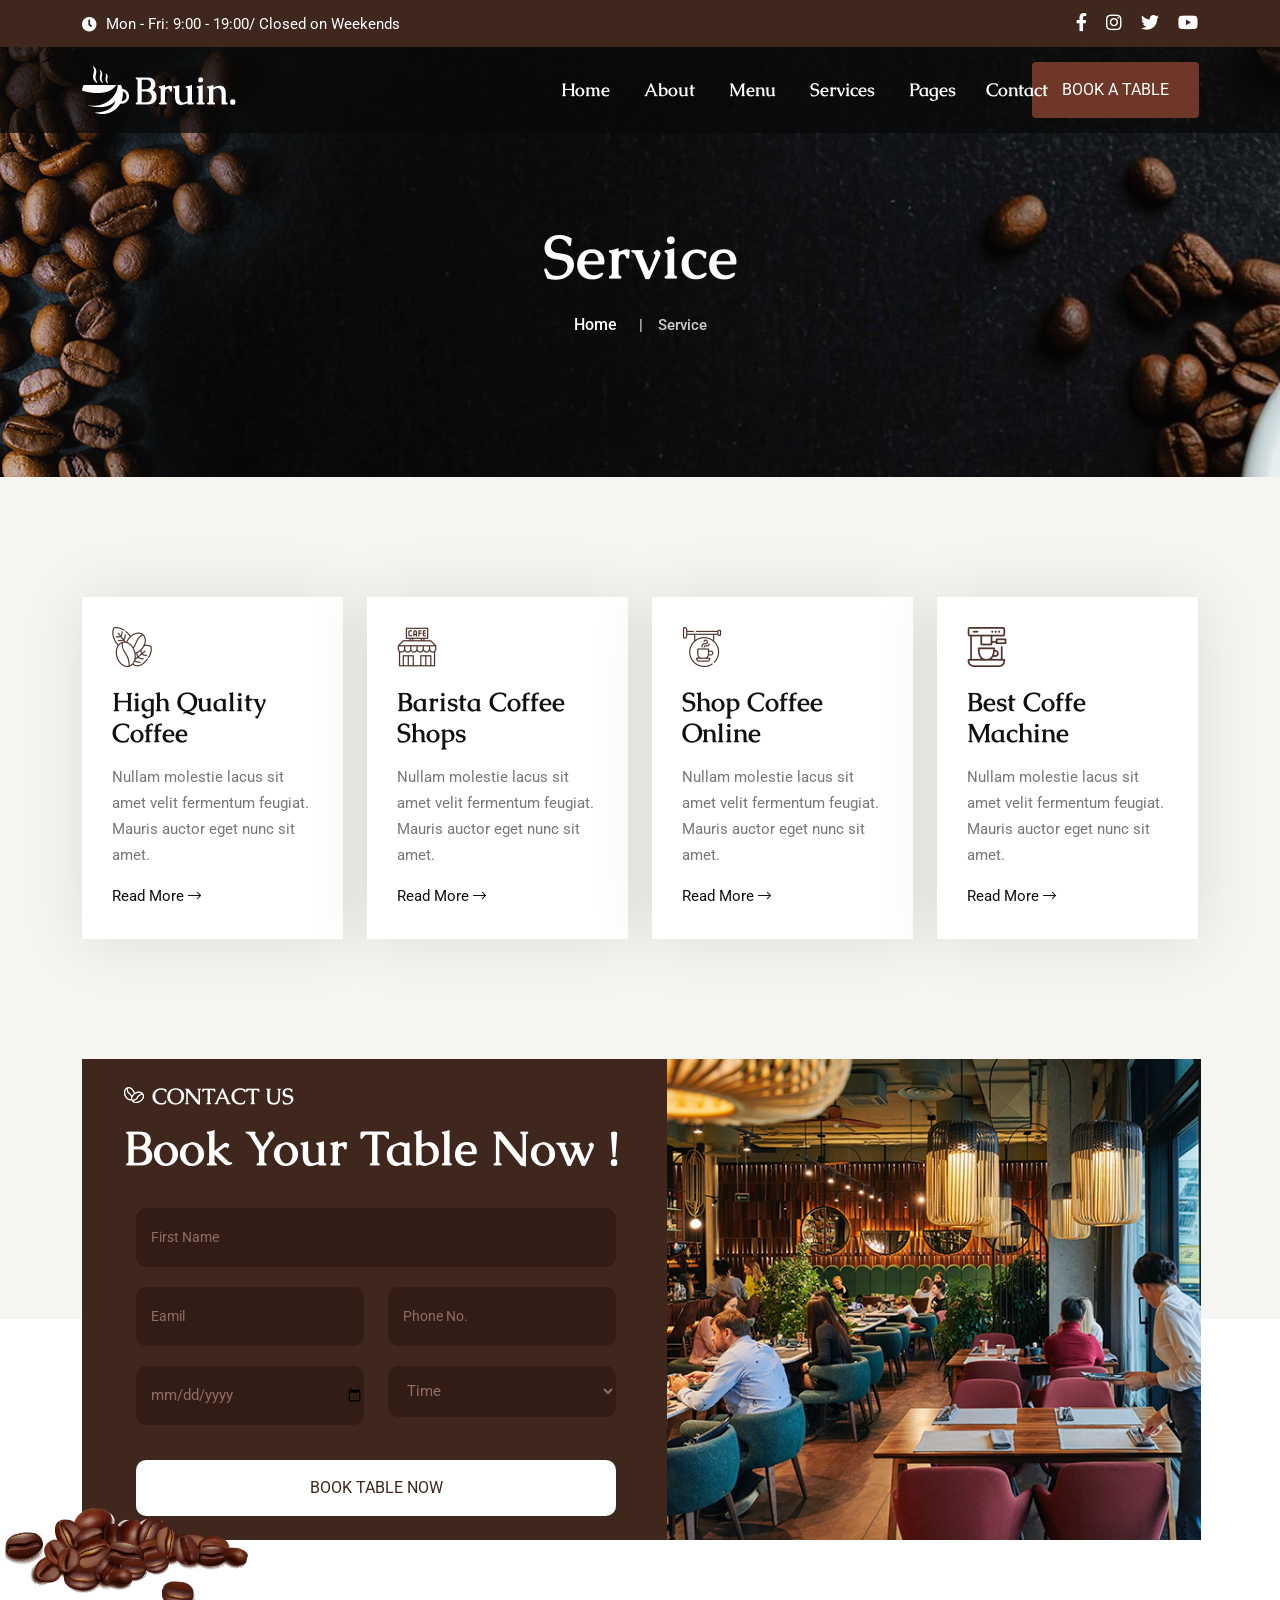
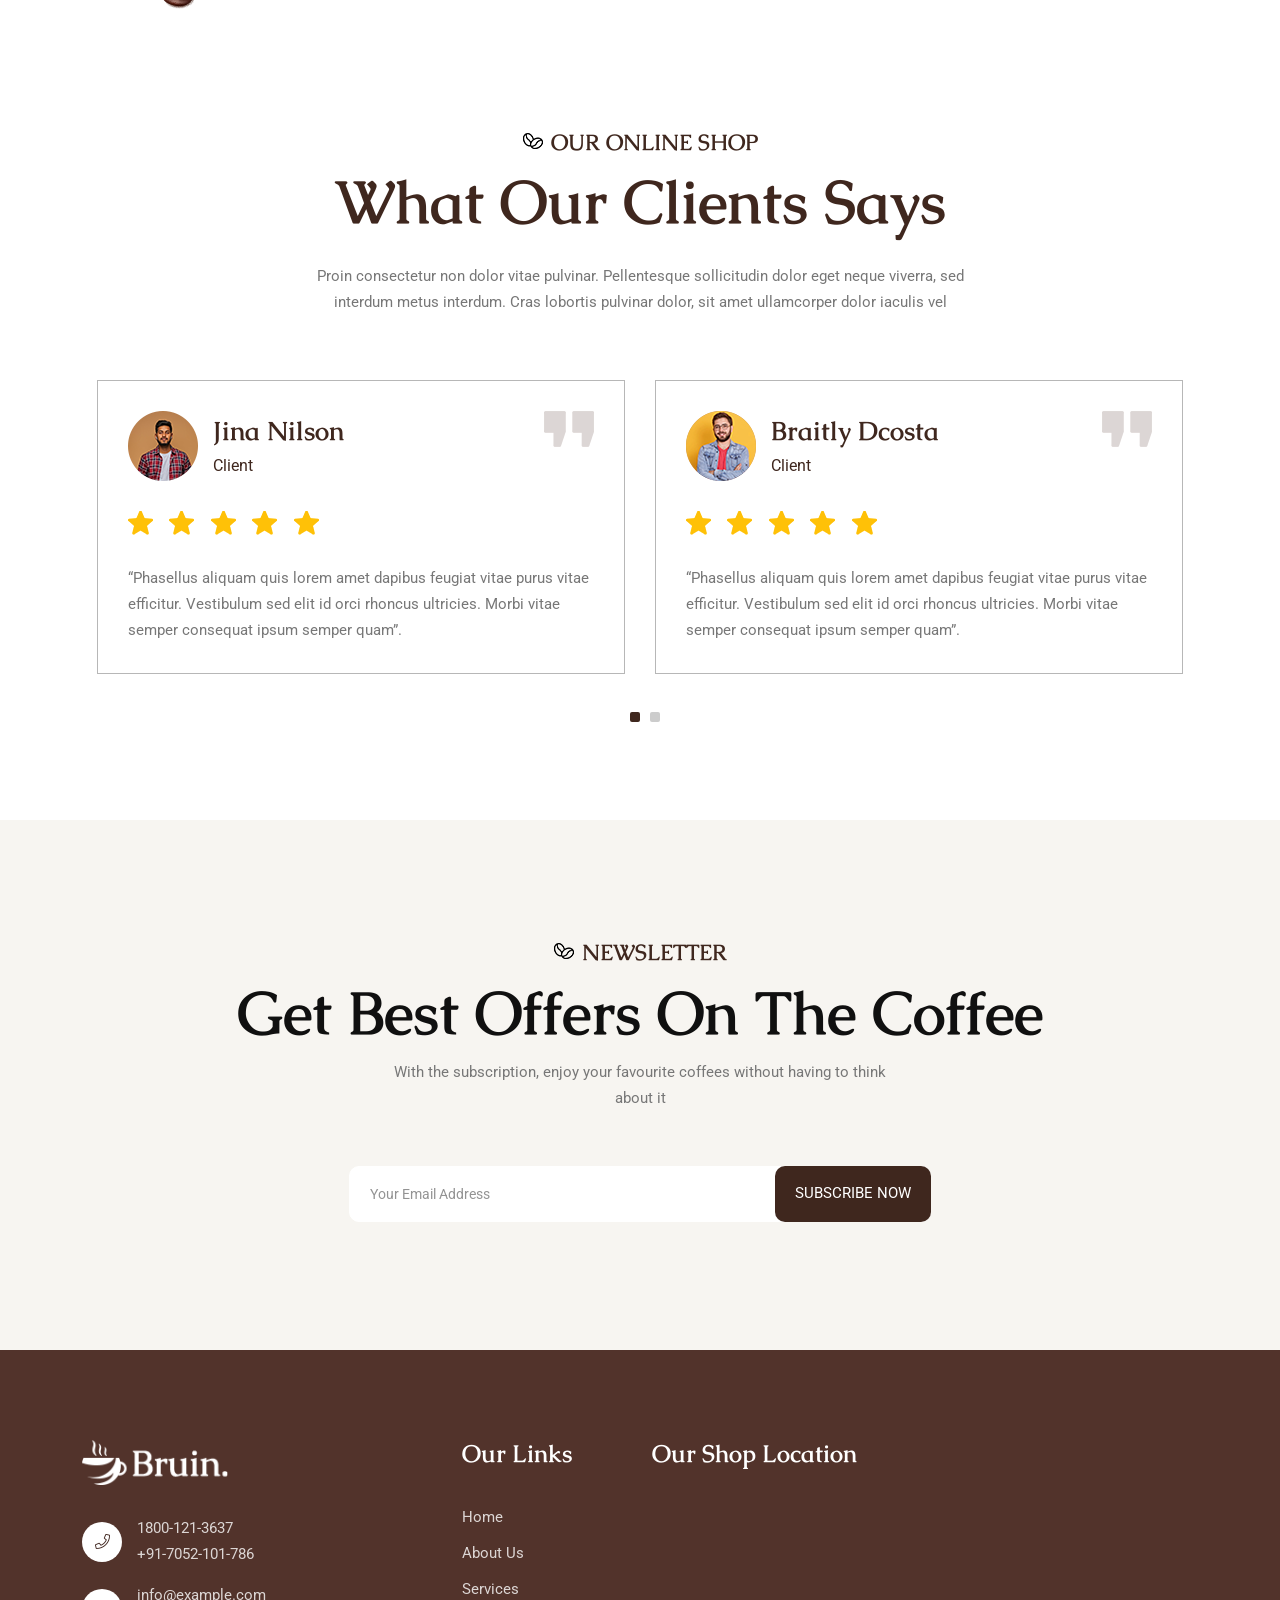
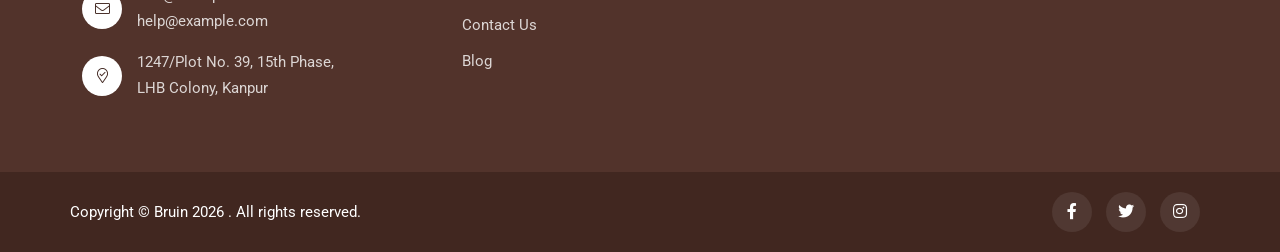
<file: services.html>
<!doctype html>
<html class="no-js" lang="zxx">

    <head>
        <meta charset="utf-8">
        <meta http-equiv="x-ua-compatible" content="ie=edge">
        <title>Bruin - Coffe Shop</title>
        <meta name="description" content="Coffe Shop PHP Template - Bruin">
        <meta name="viewport" content="width=device-width, initial-scale=1">
        <link rel="shortcut icon" type="image/x-icon" href="img/favicon.ico">
        <!-- Place favicon.ico in the root directory -->

        <!-- CSS here -->
        <link rel="stylesheet" href="css/bootstrap.min.css">
        <link rel="stylesheet" href="css/animate.min.css">
        <link rel="stylesheet" href="css/magnific-popup.css">
        <link rel="stylesheet" href="fontawesome/css/all.min.css">
        <link rel="stylesheet" href="css/dripicons.css">
        <link rel="stylesheet" href="css/slick.css">
        <link rel="stylesheet" href="css/meanmenu.css">
        <link rel="stylesheet" href="css/default.css">
        <link rel="stylesheet" href="css/style.css">
        <link rel="stylesheet" href="css/responsive.css">
    </head>

    <body>
        <!-- header -->
        <header class="header-area header-three">
        <div class="header-top second-header d-none d-md-block">
            <div class="container">
                <div class="row align-items-center">
                    <div class="col-lg-6 col-md-6 d-none d-lg-block">
                        <div class="header-cta">
                            <ul>
                                <li>
                                    <i class="fas fa-clock"></i>
                                    <span>Mon - Fri: 9:00 - 19:00/ Closed on Weekends</span>
                                </li>

                            </ul>
                        </div>
                    </div>
                    <div class="col-lg-4 col-md-4 d-none d-lg-block text-right">
                        <div class="header-social">
                            <span>


                            </span>
                            <!--  /social media icon redux -->
                        </div>
                    </div>
                    <div class="col-lg-2 col-md-4 d-none d-lg-block mt-10 mb-10 text-right">
                        <div class="header-social">
                            <span>
                                <a href="#" title="Facebook"><i class="fab fa-facebook-f"></i></a>
                                <a href="#" title="LinkedIn"><i class="fab fa-instagram"></i></a>
                                <a href="#" title="Twitter"><i class="fab fa-twitter"></i></a>
                                <a href="#" title="Twitter"><i class="fab fa-youtube"></i></a>
                            </span>
                            <!--  /social media icon redux -->
                        </div>
                    </div>


                </div>
            </div>
        </div>
        <div id="header-sticky" class="menu-area">
            <div class="container">
                <div class="second-menu">
                    <div class="row align-items-center">
                        <div class="col-xl-2 col-lg-2">
                            <div class="logo">
                                <a href="index.html"><img src="img/logo/logo.png" alt="logo"></a>
                            </div>
                        </div>
                        
                        <!-- mainemenu begin -->

                        <div class="col-xl-8 col-lg-8">

                            <div class="main-menu text-right text-xl-right">
                                <nav id="mobile-menu">
                                    <ul>
                                        <li class="has-sub">
                                            <a href="index.html">Home</a>
                                            
                                        </li>
                                        <li><a href="about.html">About</a></li>
                                        <li><a href="menu.html">Menu</a></li>
                                        <li class="has-sub">
                                            <a href="services.html">Services</a>
                                            
                                        </li>
                                        <li class="has-sub"><a href="#">Pages</a>
                                            <ul>
                                                <li><a href="gallery.html">Gallery</a></li>
                                            
                                                <li><a href="team.html">Team</a></li>

                                                <li><a href="shop.html">Shop</a></li>

                                                <li><a href="shop-details.html">Shop Details</a></li>
                                              
                                            </ul>

                                        <li>
                                            <a href="contact.html">Contact</a>
                                        </li>
                                    </ul>
                                </nav>
                            </div>
                        </div>

                        <!-- mainmenu end -->
                        
                        <div class="col-xl-2 col-lg-2 text-right d-none d-lg-block mt-15 mb-15 text-right text-xl-right">
                            <div class="login">
                                <ul>
                                    <li>
                                        <div class="second-header-btn">
                                            <a href="contact.html" class="btn">Book A Table</a>
                                        </div>
                                    </li>
                                </ul>

                            </div>
                        </div>

                        <div class="col-12">
                            <div class="mobile-menu"></div>
                        </div>
                    </div>
                </div>
            </div>
        </div>
    </header>
        <!-- header-end -->
        <main>
            <!-- breadcrumb-area -->
            <section class="breadcrumb-area d-flex align-items-center" style="background-image:url(img/bg/bdrc-bg.jpg);">
                <div class="container">
                    <div class="row align-items-center">
                        <div class="col-xl-12 col-lg-12">
                            <div class="breadcrumb-wrap text-center">
                                <div class="breadcrumb-title">
                                    <h2>Service</h2>
                                    <div class="breadcrumb-wrap">

                                        <nav aria-label="breadcrumb">
                                            <ol class="breadcrumb">
                                                <li class="breadcrumb-item"><a href="index.html">Home</a></li>
                                                <li class="breadcrumb-item active" aria-current="page">Service</li>
                                            </ol>
                                        </nav>
                                    </div>
                                </div>
                            </div>
                        </div>

                    </div>
                </div>
            </section>
            <!-- breadcrumb-area-end -->
            <!-- service-details2-area -->
            <section id="service-details2" class="pt-120 pb-380 p-relative" style="background-color: #f7f5f1;">
                <div class="animations-01"><img src="img/bg/an-img-01.png" alt="an-img-01"></div>
                <div class="container">
                    <div class="row align-items-center">

                        <div class="col-lg-3 col-md-3">
                            <div class="services-08-item">
                                <div class="services-08-thumb">
                                    <img src="img/icon/fe-icon01.png" alt="img">
                                </div>
                                <div class="services-08-content">
                                    <h3><a href="single-service.html"> High Quality Coffee</a></h3>
                                    <p>Nullam molestie lacus sit amet velit fermentum feugiat. Mauris auctor eget nunc sit amet.</p>
                                    <a href="single-service.html">Read More <i class="fal fa-long-arrow-right"></i></a>
                                </div>
                            </div>
                        </div>
                        <div class="col-lg-3 col-md-3">
                            <div class="services-08-item">
                                <div class="services-08-thumb">
                                    <img src="img/icon/fe-icon04.png" alt="img">
                                </div>
                                <div class="services-08-content">
                                    <h3><a href="single-service.html">Barista Coffee Shops</a></h3>
                                    <p>Nullam molestie lacus sit amet velit fermentum feugiat. Mauris auctor eget nunc sit amet.</p>
                                    <a href="single-service.html">Read More <i class="fal fa-long-arrow-right"></i></a>
                                </div>
                            </div>
                        </div>
                        <div class="col-lg-3 col-md-3">
                            <div class="services-08-item">
                                <div class="services-08-thumb">
                                    <img src="img/icon/fe-icon05.png" alt="img">
                                </div>
                                <div class="services-08-content">
                                    <h3><a href="single-service.html">Shop Coffee Online</a></h3>
                                    <p>Nullam molestie lacus sit amet velit fermentum feugiat. Mauris auctor eget nunc sit amet.</p>
                                    <a href="single-service.html">Read More <i class="fal fa-long-arrow-right"></i></a>
                                </div>
                            </div>
                        </div>
                        <div class="col-lg-3 col-md-3">
                            <div class="services-08-item">
                                <div class="services-08-thumb">
                                    <img src="img/icon/fe-icon06.png" alt="img">
                                </div>
                                <div class="services-08-content">
                                    <h3><a href="single-service.html">Best Coffe Machine</a></h3>
                                    <p>Nullam molestie lacus sit amet velit fermentum feugiat. Mauris auctor eget nunc sit amet.</p>
                                    <a href="single-service.html">Read More <i class="fal fa-long-arrow-right"></i></a>

                                </div>
                            </div>
                        </div>

                    </div>
                </div>
            </section>
            <!-- service-details2-area-end -->

            <!-- booking-area -->
            <section class="booking pb-70">
                <div class="container">
                    <div class="row align-items-center">
                        <div class="col-lg-6">
                            <div class="contact-bg02">
                                <div class="section-title center-align">
                                    <h5><span class="circle-left"><img src="img/bg/circle-left-w.png" alt="img"></span> Contact Us</h5>
                                    <h2>
                                        Book Your Table Now !
                                    </h2>
                                </div>
                                <form action="https://phpdemo.zcubethemes.com/bruin/mail.php" method="post" class="contact-form mt-30">
                                    <div class="row">
                                        <div class="col-lg-12">
                                            <div class="contact-field p-relative c-name mb-20">
                                                <input type="text" id="firstn" name="firstn" placeholder="First Name" required>
                                            </div>
                                        </div>

                                        <div class="col-lg-6">
                                            <div class="contact-field p-relative c-subject mb-20">
                                                <input type="text" id="email" name="email" placeholder="Eamil" required>
                                            </div>
                                        </div>
                                        <div class="col-lg-6">
                                            <div class="contact-field p-relative c-subject mb-20">
                                                <input type="text" id="phone" name="phone" placeholder="Phone No." required>
                                            </div>
                                        </div>

                                        <div class="col-lg-6">
                                            <div class="contact-field p-relative c-option mb-20">
                                                <input type="date" id="date" name="date">
                                            </div>
                                        </div>
                                        <div class="col-lg-6">
                                            <div class="contact-field p-relative c-option mb-20">
                                                <select name="services" id="sr">
                                                    <option value="sports-massage">Time</option>
                                                    <option value="hot-stone-message">9:30 PM</option>
                                                    <option value="hot-stone-message">10:30 PM</option>
                                                </select>
                                            </div>
                                        </div>
                                        <div class="col-lg-12">
                                            <div class="slider-btn mt-15">
                                                <button class="btn ss-btn" data-animation="fadeInRight" data-delay=".8s"><span>Book Table Now</span></button>
                                            </div>
                                        </div>
                                    </div>
                                </form>
                            </div>

                        </div>
                        <div class="col-lg-6">
                            <div class="booking-img">
                                <img src="img/bg/booking-img.png" alt="img">
                            </div>
                        </div>
                        <div class="booking-img2">
                            <img src="img/bg/booking-img-2.png" alt="img">
                        </div>
                    </div>
                </div>
            </section>
            <!-- booking-area-end -->
            <!-- testimonial-area -->
            <section class="testimonial-area pt-120 pb-90 p-relative fix">
                <div class="container">
                    <div class="row">
                        <div class="col-lg-12">
                            <div class="section-title center-align mb-50 text-center">
                                <h5><span class="circle-left"><img src="img/bg/circle-left.png" alt="img"></span> Our Online Shop</h5>
                                <h2>
                                    What Our Clients Says
                                </h2>
                                <p>Proin consectetur non dolor vitae pulvinar. Pellentesque sollicitudin dolor eget neque viverra, sed interdum metus interdum. Cras lobortis pulvinar dolor, sit amet ullamcorper dolor iaculis vel</p>
                            </div>

                        </div>
                        <div class="col-lg-12">
                            <div class="testimonial-active">
                                <div class="single-testimonial">
                                    <div class="testi-author">
                                        <img src="img/testimonial/testi_avatar.png" alt="img">
                                        <div class="ta-info">
                                            <h6>Jina Nilson</h6>
                                            <span>Client</span>
                                        </div>
                                    </div>
                                    <div class="review-icon">
                                        <img src="img/testimonial/review-icon.png" alt="img">
                                    </div>
                                    <p>“Phasellus aliquam quis lorem amet dapibus feugiat vitae purus vitae efficitur. Vestibulum sed elit id orci rhoncus ultricies. Morbi vitae semper consequat ipsum semper quam”.</p>

                                    <div class="qt-img">
                                        <img src="img/testimonial/qt-icon.png" alt="img">
                                    </div>
                                </div>
                                <div class="single-testimonial">
                                    <div class="testi-author">
                                        <img src="img/testimonial/testi_avatar_02.png" alt="img">
                                        <div class="ta-info">
                                            <h6>Braitly Dcosta</h6>
                                            <span>Client</span>
                                        </div>
                                    </div>
                                    <div class="review-icon">
                                        <img src="img/testimonial/review-icon.png" alt="img">
                                    </div>
                                    <p>“Phasellus aliquam quis lorem amet dapibus feugiat vitae purus vitae efficitur. Vestibulum sed elit id orci rhoncus ultricies. Morbi vitae semper consequat ipsum semper quam”.</p>

                                    <div class="qt-img">
                                        <img src="img/testimonial/qt-icon.png" alt="img">
                                    </div>
                                </div>
                                <div class="single-testimonial">
                                    <div class="testi-author">
                                        <img src="img/testimonial/testi_avatar.png" alt="img">
                                        <div class="ta-info">
                                            <h6>Jina Nilson</h6>
                                            <span>Client</span>
                                        </div>
                                    </div>
                                    <div class="review-icon">
                                        <img src="img/testimonial/review-icon.png" alt="img">
                                    </div>
                                    <p>“Phasellus aliquam quis lorem amet dapibus feugiat vitae purus vitae efficitur. Vestibulum sed elit id orci rhoncus ultricies. Morbi vitae semper consequat ipsum semper quam”.</p>

                                    <div class="qt-img">
                                        <img src="img/testimonial/qt-icon.png" alt="img">
                                    </div>
                                </div>
                                <div class="single-testimonial">
                                    <div class="testi-author">
                                        <img src="img/testimonial/testi_avatar_02.png" alt="img">
                                        <div class="ta-info">
                                            <h6>Braitly Dcosta</h6>
                                            <span>Client</span>
                                        </div>
                                    </div>
                                    <div class="review-icon">
                                        <img src="img/testimonial/review-icon.png" alt="img">
                                    </div>
                                    <p>“Phasellus aliquam quis lorem amet dapibus feugiat vitae purus vitae efficitur. Vestibulum sed elit id orci rhoncus ultricies. Morbi vitae semper consequat ipsum semper quam”.</p>

                                    <div class="qt-img">
                                        <img src="img/testimonial/qt-icon.png" alt="img">
                                    </div>
                                </div>
                            </div>
                        </div>

                    </div>
                </div>
            </section>
            <!-- testimonial-area-end -->
            <!-- newslater-area -->
            <section class="newslater-area p-relative pt-120 pb-120" style="background-color: #f7f5f1;">
                <div class="animations-01"><img src="img/bg/an-img-07.png" alt="contact-bg-an-05"></div>
                <div class="container">
                    <div class="row justify-content-center align-items-center text-center">
                        <div class="col-xl-9 col-lg-9">
                            <div class="section-title center-align mb-40 text-center wow fadeInDown animated" data-animation="fadeInDown" data-delay=".4s">
                                <h5><span class="circle-left"><img src="img/bg/circle-left.png" alt="img"></span> Newsletter</h5>
                                <h2>
                                    Get Best Offers On The Coffee
                                </h2>
                                <p>With the subscription, enjoy your favourite coffees without having to think about it</p>
                            </div>
                            <form name="ajax-form" id="contact-form4" action="#" method="post" class="contact-form newslater">
                                <div class="form-group">
                                    <input class="form-control" id="email2" name="email" type="email" placeholder="Your Email Address" value="" required="">
                                    <button type="submit" class="btn btn-custom" id="send2">Subscribe Now</button>
                                </div>
                                <!-- /Form-email -->
                            </form>
                        </div>

                    </div>

                </div>
            </section>
            <!-- newslater-aread-end -->
        </main>
        <!-- main-area-end -->
        <!-- footer -->
         <footer class="footer-bg footer-p">
         <div class="footer-top  pt-90 pb-40" style="background-color: #3f271e; background-image: url(img/bg/footer-bg.png);">
             <div class="container">
                 <div class="row justify-content-between">

                     <div class="col-xl-4 col-lg-4 col-sm-6">
                         <div class="footer-widget mb-30">
                             <div class="f-widget-title mb-30">
                                 <img src="img/logo/logo.png" alt="img">
                             </div>
                             <div class="f-contact">
                                 <ul>
                                     <li>
                                         <i class="icon fal fa-phone"></i>
                                         <span>1800-121-3637<br>+91-7052-101-786</span>
                                     </li>
                                     <li><i class="icon fal fa-envelope"></i>
                                         <span>
                                             <a href="mailto:info@example.com">info@example.com</a>
                                             <br>
                                             <a href="mailto:help@example.com">help@example.com</a>
                                         </span>
                                     </li>
                                     <li>
                                         <i class="icon fal fa-map-marker-check"></i>
                                         <span>1247/Plot No. 39, 15th Phase,<br> LHB Colony, Kanpur</span>
                                     </li>

                                 </ul>

                             </div>
                         </div>
                     </div>
                     <div class="col-xl-2 col-lg-2 col-sm-6">
                         <div class="footer-widget mb-30">
                             <div class="f-widget-title">
                                 <h2>Our Links</h2>
                             </div>
                             <div class="footer-link">
                                 <ul>
                                     <li><a href="index.html">Home</a></li>
                                     <li><a href="about.html"> About Us</a></li>
                                     <li><a href="services.html"> Services </a></li>
                                     <li><a href="contact.html"> Contact Us</a></li>
                                     <li><a href="blog.html">Blog </a></li>
                                 </ul>
                             </div>
                         </div>
                     </div>
                     <div class="col-xl-6 col-lg-6 col-sm-6">
                         <div class="footer-widget mb-30">
                             <div class="f-widget-title">
                                 <h2>Our Shop Location</h2>
                             </div>
                             <div class="footer-link">
                                 <iframe src="https://www.google.com/maps/embed?pb=!1m18!1m12!1m3!1d212867.83634504632!2d-112.24455686962897!3d33.52582710700138!2m3!1f0!2f0!3f0!3m2!1i1024!2i768!4f13.1!3m3!1m2!1s0x872b743829374b03%3A0xabaac255b1e43fbe!2sPlexus%20Worldwide!5e0!3m2!1sen!2sin!4v1618567685329!5m2!1sen!2sin" width="600" height="190" style="border:0;" allowfullscreen="" loading="lazy"></iframe>
                             </div>
                         </div>
                     </div>

                 </div>
             </div>
         </div>
         <div class="copyright-wrap">
             <div class="container">
                 <div class="row align-items-center">
                     <div class="col-lg-6">
                         Copyright &copy; Bruin 2026 . All rights reserved.
                     </div>
                     <div class="col-lg-6 text-right text-xl-right">
                         <div class="footer-social">
                             <a href="#"><i class="fab fa-facebook-f"></i></a>
                             <a href="#"><i class="fab fa-twitter"></i></a>
                             <a href="#"><i class="fab fa-instagram"></i></a>
                         </div>
                     </div>

                 </div>
             </div>
         </div>
     </footer>
        <!-- footer-end -->

        <!-- JS here -->
        <script src="js/vendor/modernizr-3.5.0.min.js"></script>
        <script src="js/vendor/jquery.min.js"></script>
        <script src="js/popper.min.js"></script>
        <script src="js/bootstrap.min.js"></script>
        <script src="js/slick.min.js"></script>
        <script src="js/ajax-form.js"></script>
        <script src="js/paroller.js"></script>
        <script src="js/wow.min.js"></script>
        <script src="js/js_isotope.pkgd.min.js"></script>
        <script src="js/imagesloaded.min.js"></script>
        <script src="js/parallax.min.js"></script>
        <script src="js/jquery.waypoints.min.js"></script>
        <script src="js/jquery.counterup.min.js"></script>
        <script src="js/jquery.scrollUp.min.js"></script>
        <script src="js/jquery.meanmenu.min.js"></script>
        <script src="js/parallax-scroll.js"></script>
        <script src="js/jquery.magnific-popup.min.js"></script>
        <script src="js/element-in-view.js"></script>
        <script src="js/main.js"></script>
    </body>

</html>
</file>
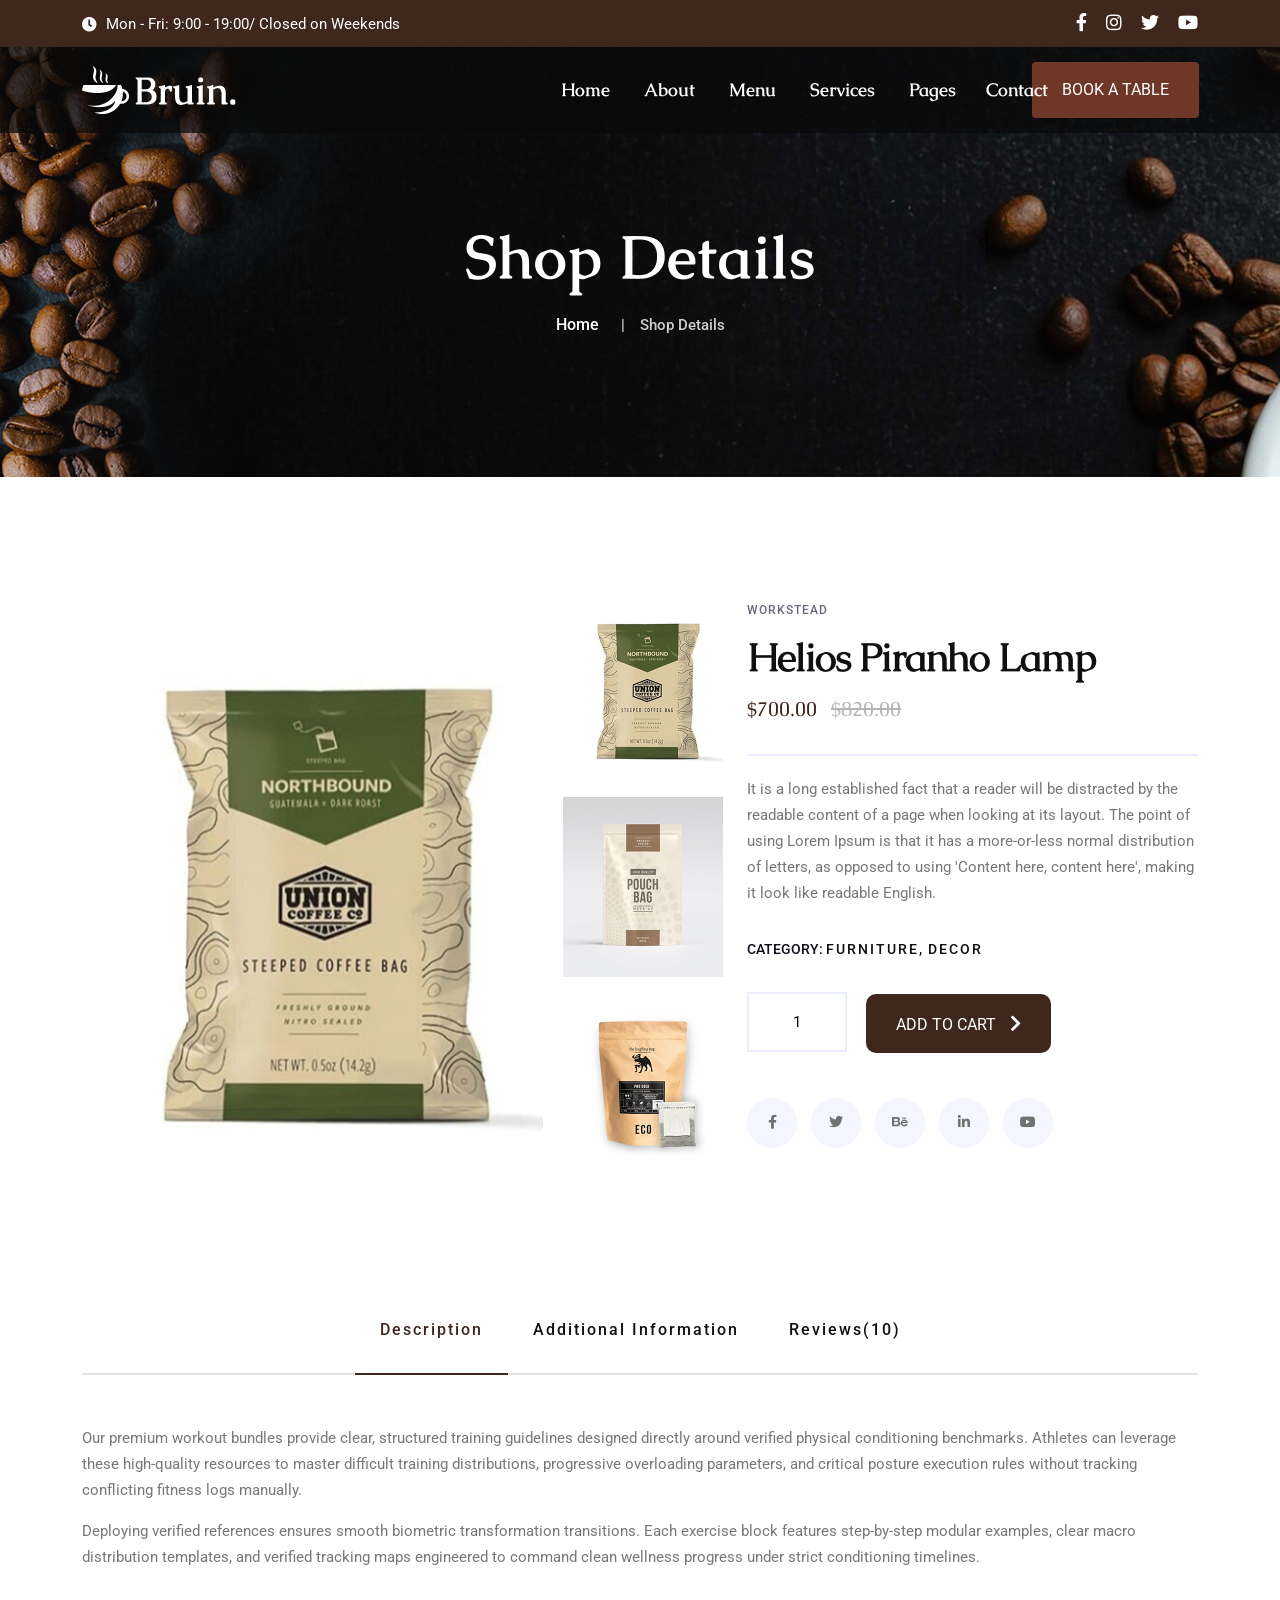
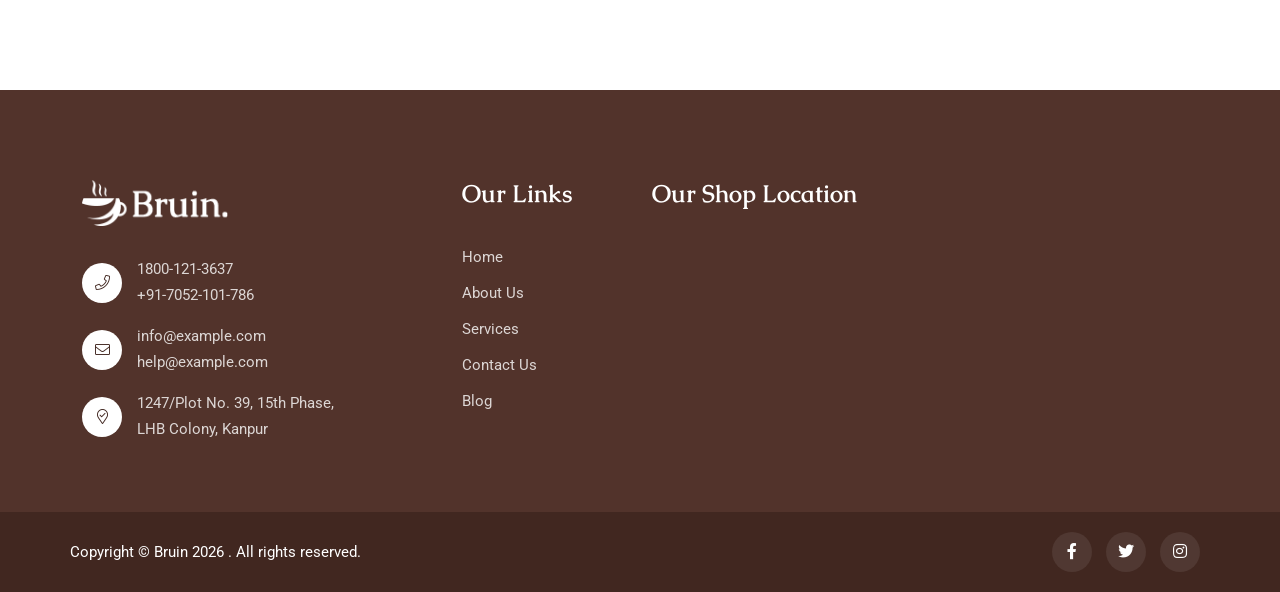
<file: shop-details.html>
<!doctype html>
<html class="no-js" lang="zxx">

<head>
    <meta charset="utf-8">
    <meta http-equiv="x-ua-compatible" content="ie=edge">
    <title>Coffe Shop</title>
    <meta name="description" content="Coffe Shop PHP Template - Bruin">
    <meta name="viewport" content="width=device-width, initial-scale=1">
    <link rel="shortcut icon" type="image/x-icon" href="img/favicon.ico">
    <!-- Place favicon.ico in the root directory -->

    <!-- CSS here -->
    <link rel="stylesheet" href="css/bootstrap.min.css">
    <link rel="stylesheet" href="css/animate.min.css">
    <link rel="stylesheet" href="css/magnific-popup.css">
    <link rel="stylesheet" href="fontawesome/css/all.min.css">
    <link rel="stylesheet" href="css/dripicons.css">
    <link rel="stylesheet" href="css/slick.css">
    <link rel="stylesheet" href="css/meanmenu.css">
    <link rel="stylesheet" href="css/default.css">
    <link rel="stylesheet" href="css/style.css">
    <link rel="stylesheet" href="css/responsive.css">
</head>

<body>
    <!-- header -->
    <header class="header-area header-three">
    <div class="header-top second-header d-none d-md-block">
        <div class="container">
            <div class="row align-items-center">
                <div class="col-lg-6 col-md-6 d-none d-lg-block">
                    <div class="header-cta">
                        <ul>
                            <li>
                                <i class="fas fa-clock"></i>
                                <span>Mon - Fri: 9:00 - 19:00/ Closed on Weekends</span>
                            </li>

                        </ul>
                    </div>
                </div>
                <div class="col-lg-4 col-md-4 d-none d-lg-block text-right">
                    <div class="header-social">
                        <span>


                        </span>
                        <!--  /social media icon redux -->
                    </div>
                </div>
                <div class="col-lg-2 col-md-4 d-none d-lg-block mt-10 mb-10 text-right">
                    <div class="header-social">
                        <span>
                            <a href="#" title="Facebook"><i class="fab fa-facebook-f"></i></a>
                            <a href="#" title="LinkedIn"><i class="fab fa-instagram"></i></a>
                            <a href="#" title="Twitter"><i class="fab fa-twitter"></i></a>
                            <a href="#" title="Twitter"><i class="fab fa-youtube"></i></a>
                        </span>
                        <!--  /social media icon redux -->
                    </div>
                </div>


            </div>
        </div>
    </div>
    <div id="header-sticky" class="menu-area">
        <div class="container">
            <div class="second-menu">
                <div class="row align-items-center">
                    <div class="col-xl-2 col-lg-2">
                        <div class="logo">
                            <a href="index.html"><img src="img/logo/logo.png" alt="logo"></a>
                        </div>
                    </div>

                    <!-- mainemenu begin -->

                        <div class="col-xl-8 col-lg-8">

                            <div class="main-menu text-right text-xl-right">
                                <nav id="mobile-menu">
                                    <ul>
                                        <li class="has-sub">
                                            <a href="index.html">Home</a>
                                            
                                        </li>
                                        <li><a href="about.html">About</a></li>
                                        <li><a href="menu.html">Menu</a></li>
                                        <li class="has-sub">
                                            <a href="services.html">Services</a>
                                            
                                        </li>
                                        <li class="has-sub"><a href="#">Pages</a>
                                            <ul>
                                                <li><a href="gallery.html">Gallery</a></li>
                                            
                                                <li><a href="team.html">Team</a></li>

                                                <li><a href="shop.html">Shop</a></li>

                                                <li><a href="shop-details.html">Shop Details</a></li>
                                              
                                            </ul>

                                        <li>
                                            <a href="contact.html">Contact</a>
                                        </li>
                                    </ul>
                                </nav>
                            </div>
                        </div>

                        <!-- mainmenu end -->

                    <div class="col-xl-2 col-lg-2 text-right d-none d-lg-block mt-15 mb-15 text-right text-xl-right">
                        <div class="login">
                            <ul>
                                <li>
                                    <div class="second-header-btn">
                                        <a href="contact.html" class="btn">Book A Table</a>
                                    </div>
                                </li>
                            </ul>

                        </div>
                    </div>

                    <div class="col-12">
                        <div class="mobile-menu"></div>
                    </div>
                </div>
            </div>
        </div>
    </div>
</header>
    <!-- header-end -->
    <!-- main-area -->
    <main>

        <!-- breadcrumb-area -->
        <section class="breadcrumb-area d-flex align-items-center" style="background-image:url(img/bg/bdrc-bg.jpg)">
            <div class="container">
                <div class="row align-items-center">
                    <div class="col-xl-12 col-lg-12">
                        <div class="breadcrumb-wrap text-center">
                            <div class="breadcrumb-title">
                                <h2>Shop Details</h2>
                                <div class="breadcrumb-wrap">

                                    <nav aria-label="breadcrumb">
                                        <ol class="breadcrumb">
                                            <li class="breadcrumb-item"><a href="index.html">Home</a></li>
                                            <li class="breadcrumb-item active" aria-current="page">Shop Details </li>
                                        </ol>
                                    </nav>
                                </div>
                            </div>
                        </div>
                    </div>

                </div>
            </div>
        </section>
        <!-- breadcrumb-area-end -->

        <!-- shop-banner-area start -->
        <section class="shop-banner-area pt-120 pb-90 wow fadeInUp animated" data-animation="fadeInUp animated" data-delay=".2s">
            <div class="container">
                <div class="row">
                    <div class="col-xl-7">
                        <div class="shop-thumb-tab mb-30">
                            <ul class="nav" id="myTab2" role="tablist">
                                <li class="nav-item">
                                    <a class="nav-link active" id="home-tab" data-toggle="tab" href="#home" role="tab" aria-selected="true"><img src="img/shop/details/thumb1.jpg" alt=""> </a>
                                </li>
                                <li class="nav-item">
                                    <a class="nav-link" id="profile-tab" data-toggle="tab" href="#profile" role="tab" aria-selected="false"><img src="img/shop/details/thumb2.jpg" alt=""></a>
                                </li>
                                <li class="nav-item">
                                    <a class="nav-link" id="profile-tab2" data-toggle="tab" href="#profile1" role="tab" aria-selected="false"><img src="img/shop/details/thumb3.jpg" alt=""></a>
                                </li>
                            </ul>
                        </div>
                        <div class="product-details-img mb-30">
                            <div class="tab-content" id="myTabContent2">
                                <div class="tab-pane fade show active" id="home" role="tabpanel">
                                    <div class="product-large-img">
                                        <img src="img/shop/details/large1.jpg" alt="">
                                    </div>
                                </div>
                                <div class="tab-pane fade" id="profile" role="tabpanel">
                                    <div class="product-large-img">
                                        <img src="img/shop/details/large2.jpg" alt="">
                                    </div>
                                </div>
                                <div class="tab-pane fade" id="profile1" role="tabpanel">
                                    <div class="product-large-img">
                                        <img src="img/shop/details/large3.jpg" alt="">
                                    </div>
                                </div>
                            </div>
                        </div>
                    </div>
                    <div class="col-xl-5">
                        <div class="product-details mb-30">
                            <div class="product-details-title">
                                <p>Workstead</p>
                                <h1>Helios Piranho Lamp</h1>
                                <div class="price details-price pb-30 mb-20">
                                    <span>$700.00</span>
                                    <span class="old-price">$820.00</span>
                                </div>
                            </div>
                            <p>It is a long established fact that a reader will be distracted by the readable content of a page
                                when looking at its
                                layout. The point of using Lorem Ipsum is that it has a more-or-less normal distribution of
                                letters, as opposed to
                                using 'Content here, content here', making it look like readable English.</p>
                            <div class="product-cat mt-30 mb-30">
                                <span>Category: </span>
                                <a href="#">furniture,</a>
                                <a href="#">decor</a>
                            </div>
                            <div class="product-details-action">
                                <form action="#">
                                    <div class="plus-minus">
                                        <div class="cart-plus-minus"><input type="text" value="1" /></div>
                                    </div>
                                    <button class="btn btn-black" type="submit">add to cart <i class="fas fa-chevron-right"></i></button>
                                </form>
                            </div>
                            <div class="product-social mt-45">
                                <a href="#"><i class="fab fa-facebook-f"></i></a>
                                <a href="#"><i class="fab fa-twitter"></i></a>
                                <a href="#"><i class="fab fa-behance"></i></a>
                                <a href="#"><i class="fab fa-linkedin-in"></i></a>
                                <a href="#"><i class="fab fa-youtube"></i></a>
                            </div>
                        </div>
                    </div>
                </div>
            </div>
        </section>
        <!-- shop-banner-area end -->
        <!-- product-desc-area start -->
        <!-- shop-area description tabs -->
        <section class="product-desc-area pb-80">
            <div class="container">
                <div class="row">
                    <div class="col-12">
                        <div class="bakix-details-tab">
                            <ul class="nav text-center justify-content-center pb-30 mb-50" id="myTab" role="tablist">
                                <li class="nav-item">
                                    <a class="nav-link active" id="desc-tab" data-toggle="tab" href="#id-desc" role="tab" aria-controls="home" aria-selected="true">Description </a>
                                </li>
                                <li class="nav-item">
                                    <a class="nav-link" id="id-add-in" data-toggle="tab" href="#id-add" role="tab" aria-controls="profile" aria-selected="false">Additional Information</a>
                                </li>
                                <li class="nav-item">
                                    <a class="nav-link" id="id-r" data-toggle="tab" href="#id-rev" role="tab" aria-controls="profile" aria-selected="false">Reviews(10)</a>
                                </li>
                            </ul>
                        </div>
                        <div class="tab-content" id="myTabContent">
                            <div class="tab-pane fade show active" id="id-desc" role="tabpanel" aria-labelledby="desc-tab">
                                <div class="event-text mb-40">
                                    <p>Our premium workout bundles provide clear, structured training guidelines designed directly around verified physical conditioning benchmarks. Athletes can leverage these high-quality resources to master difficult training distributions, progressive overloading parameters, and critical posture execution rules without tracking conflicting fitness logs manually.</p>
                                    <p>Deploying verified references ensures smooth biometric transformation transitions. Each exercise block features step-by-step modular examples, clear macro distribution templates, and verified tracking maps engineered to command clean wellness progress under strict conditioning timelines.</p>
                                </div>
                            </div>
                            <div class="tab-pane fade" id="id-add" role="tabpanel" aria-labelledby="id-add-in">
                                <div class="additional-info">
                                    <div class="table-responsive">
                                        <h4>Additional information</h4>
                                        <table class="table">
                                            <tbody>
                                                <tr>
                                                    <th>Format</th>
                                                    <td class="product_weight">Digital Video Download & PDF Guides</td>
                                                </tr>
                                                <tr>
                                                    <th>Resolution</th>
                                                    <td class="product_dimensions">Full HD 1080p Stream Standard</td>
                                                </tr>
                                                <tr>
                                                    <th>Access Level</th>
                                                    <td class="product_dimensions">Lifetime Member License Tier</td>
                                                </tr>
                                            </tbody>
                                        </table>
                                    </div>
                                </div>
                            </div>
                            <div class="tab-pane fade" id="id-rev" role="tabpanel" aria-labelledby="id-r">
                                <div class="additional-info">
                                    <div class="event-text mb-40">
                                        <p>Gym members from global communities praise the precise layout formatting of these routines. The inclusion of responsive self-assessment parameters inside each schedule eliminates physical overhead strains, letting users structure their weekly goals efficiently while achieving excellent body metrics transformations seamlessly.</p>
                                        <p>The interactive review boards continue to confirm significant body index improvements. Integrating these verified training parameters with live workout instruction spaces bridges physical conditioning voids effortlessly, preparing athletes thoroughly for intense fitness milestones.</p>
                                    </div>
                                </div>
                            </div>
                        </div>
                    </div>
                </div>
            </div>
        </section>
        <!-- product-desc-area end -->

    </main>
    <!-- main-area-end -->
    <!-- footer -->
     <footer class="footer-bg footer-p">
     <div class="footer-top  pt-90 pb-40" style="background-color: #3f271e; background-image: url(img/bg/footer-bg.png);">
         <div class="container">
             <div class="row justify-content-between">

                 <div class="col-xl-4 col-lg-4 col-sm-6">
                     <div class="footer-widget mb-30">
                         <div class="f-widget-title mb-30">
                             <img src="img/logo/logo.png" alt="img">
                         </div>
                         <div class="f-contact">
                             <ul>
                                 <li>
                                     <i class="icon fal fa-phone"></i>
                                     <span>1800-121-3637<br>+91-7052-101-786</span>
                                 </li>
                                 <li><i class="icon fal fa-envelope"></i>
                                     <span>
                                         <a href="mailto:info@example.com">info@example.com</a>
                                         <br>
                                         <a href="mailto:help@example.com">help@example.com</a>
                                     </span>
                                 </li>
                                 <li>
                                     <i class="icon fal fa-map-marker-check"></i>
                                     <span>1247/Plot No. 39, 15th Phase,<br> LHB Colony, Kanpur</span>
                                 </li>

                             </ul>

                         </div>
                     </div>
                 </div>
                 <div class="col-xl-2 col-lg-2 col-sm-6">
                     <div class="footer-widget mb-30">
                         <div class="f-widget-title">
                             <h2>Our Links</h2>
                         </div>
                         <div class="footer-link">
                             <ul>
                                 <li><a href="index.html">Home</a></li>
                                 <li><a href="about.html"> About Us</a></li>
                                 <li><a href="services.html"> Services </a></li>
                                 <li><a href="contact.html"> Contact Us</a></li>
                                 <li><a href="blog.html">Blog </a></li>
                             </ul>
                         </div>
                     </div>
                 </div>
                 <div class="col-xl-6 col-lg-6 col-sm-6">
                     <div class="footer-widget mb-30">
                         <div class="f-widget-title">
                             <h2>Our Shop Location</h2>
                         </div>
                         <div class="footer-link">
                             <iframe src="https://www.google.com/maps/embed?pb=!1m18!1m12!1m3!1d212867.83634504632!2d-112.24455686962897!3d33.52582710700138!2m3!1f0!2f0!3f0!3m2!1i1024!2i768!4f13.1!3m3!1m2!1s0x872b743829374b03%3A0xabaac255b1e43fbe!2sPlexus%20Worldwide!5e0!3m2!1sen!2sin!4v1618567685329!5m2!1sen!2sin" width="600" height="190" style="border:0;" allowfullscreen="" loading="lazy"></iframe>
                         </div>
                     </div>
                 </div>

             </div>
         </div>
     </div>
     <div class="copyright-wrap">
         <div class="container">
             <div class="row align-items-center">
                 <div class="col-lg-6">
                     Copyright &copy; Bruin 2026 . All rights reserved.
                 </div>
                 <div class="col-lg-6 text-right text-xl-right">
                     <div class="footer-social">
                         <a href="#"><i class="fab fa-facebook-f"></i></a>
                         <a href="#"><i class="fab fa-twitter"></i></a>
                         <a href="#"><i class="fab fa-instagram"></i></a>
                     </div>
                 </div>

             </div>
         </div>
     </div>
 </footer>
    <!-- footer-end -->

    <!-- JS here -->
    <script src="js/vendor/modernizr-3.5.0.min.js"></script>
    <script src="js/vendor/jquery.min.js"></script>
    <script src="js/popper.min.js"></script>
    <script src="js/bootstrap.min.js"></script>
    <script src="js/slick.min.js"></script>
    <script src="js/ajax-form.js"></script>
    <script src="js/paroller.js"></script>
    <script src="js/wow.min.js"></script>
    <script src="js/js_isotope.pkgd.min.js"></script>
    <script src="js/imagesloaded.min.js"></script>
    <script src="js/parallax.min.js"></script>
    <script src="js/jquery.waypoints.min.js"></script>
    <script src="js/jquery.counterup.min.js"></script>
    <script src="js/jquery.scrollUp.min.js"></script>
    <script src="js/jquery.meanmenu.min.js"></script>
    <script src="js/parallax-scroll.js"></script>
    <script src="js/jquery.magnific-popup.min.js"></script>
    <script src="js/element-in-view.js"></script>
    <script src="js/main.js"></script>
</body>

</html>
</file>
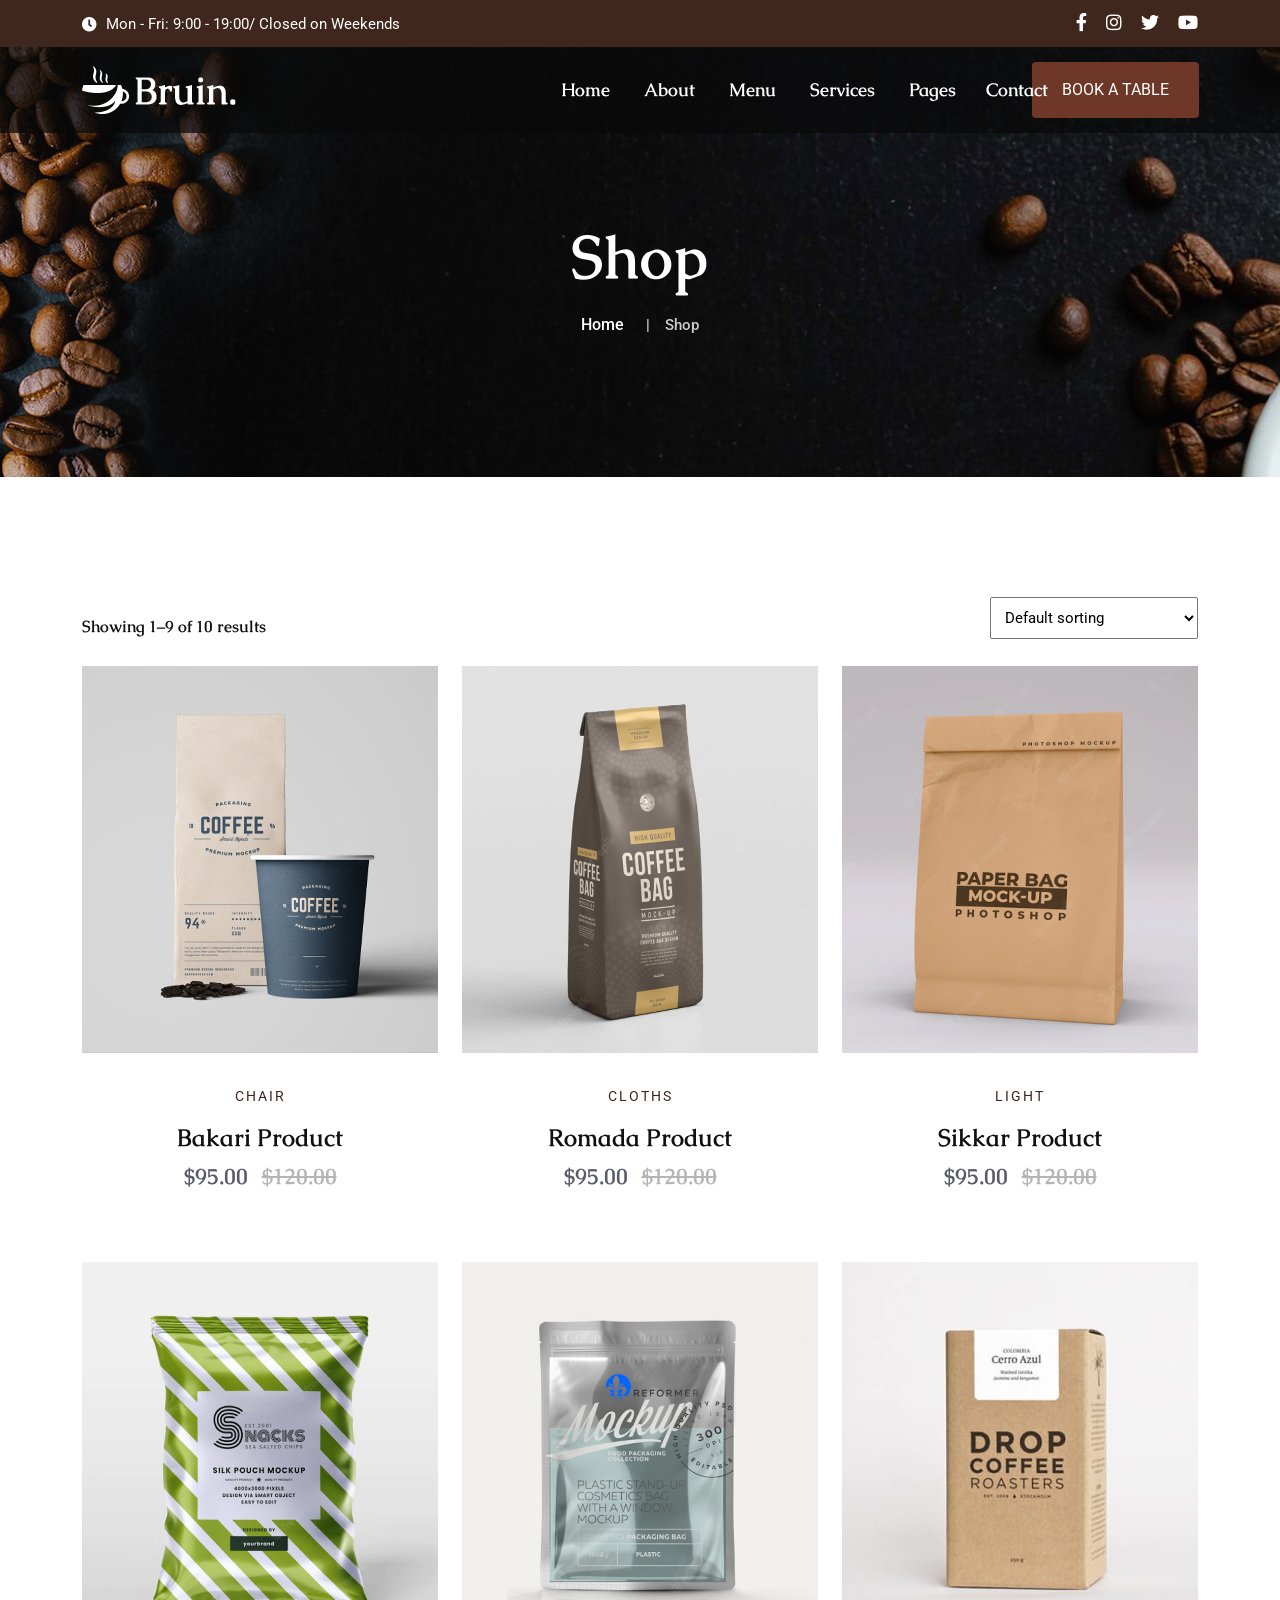
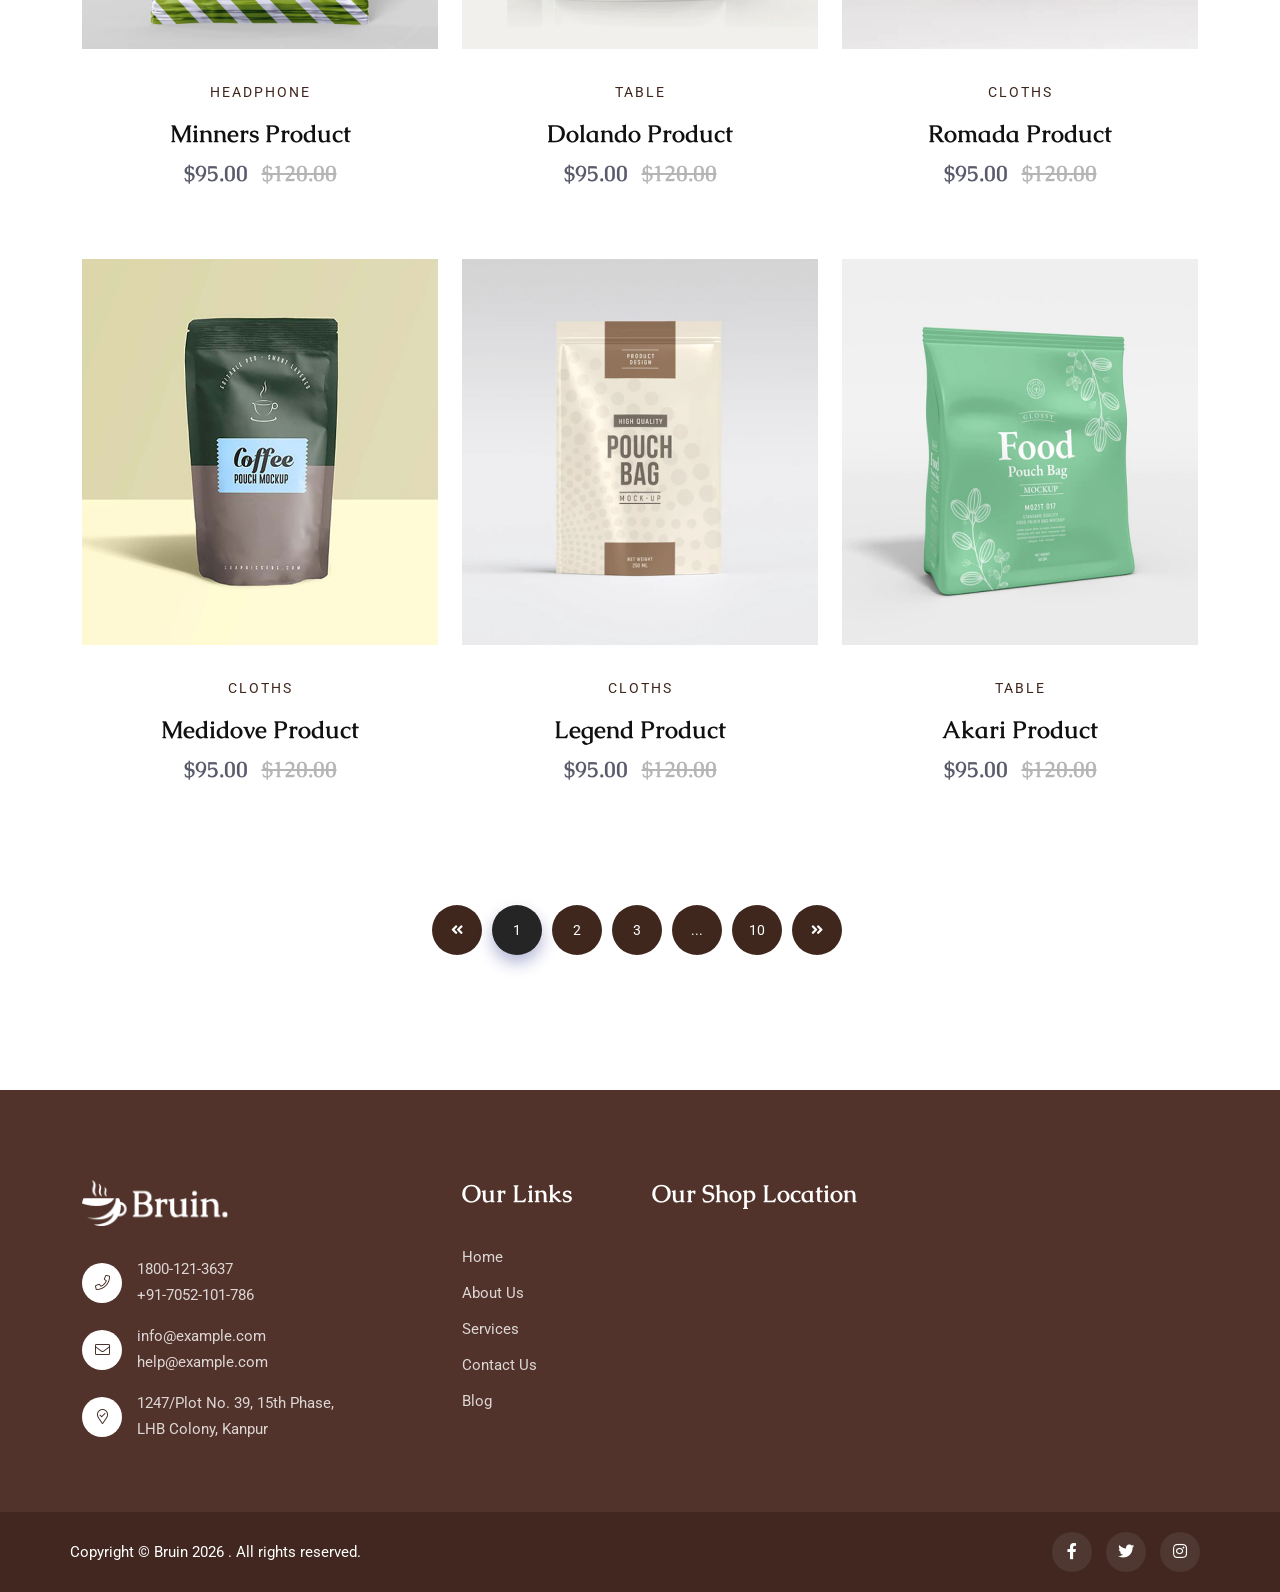
<file: shop.html>
<!doctype html>
<html class="no-js" lang="zxx">

    <head>
        <meta charset="utf-8">
        <meta http-equiv="x-ua-compatible" content="ie=edge">
        <title>Bruin - Coffe Shop</title>
        <meta name="description" content="Coffe Shop PHP Template - Bruin">
        <meta name="viewport" content="width=device-width, initial-scale=1">
        <link rel="shortcut icon" type="image/x-icon" href="img/favicon.ico">
        <!-- Place favicon.ico in the root directory -->

        <!-- CSS here -->
        <link rel="stylesheet" href="css/bootstrap.min.css">
        <link rel="stylesheet" href="css/animate.min.css">
        <link rel="stylesheet" href="css/magnific-popup.css">
        <link rel="stylesheet" href="fontawesome/css/all.min.css">
        <link rel="stylesheet" href="css/dripicons.css">
        <link rel="stylesheet" href="css/slick.css">
        <link rel="stylesheet" href="css/meanmenu.css">
        <link rel="stylesheet" href="css/default.css">
        <link rel="stylesheet" href="css/style.css">
        <link rel="stylesheet" href="css/responsive.css">
    </head>

    <body>
        <!-- header -->
        <header class="header-area header-three">
        <div class="header-top second-header d-none d-md-block">
            <div class="container">
                <div class="row align-items-center">
                    <div class="col-lg-6 col-md-6 d-none d-lg-block">
                        <div class="header-cta">
                            <ul>
                                <li>
                                    <i class="fas fa-clock"></i>
                                    <span>Mon - Fri: 9:00 - 19:00/ Closed on Weekends</span>
                                </li>

                            </ul>
                        </div>
                    </div>
                    <div class="col-lg-4 col-md-4 d-none d-lg-block text-right">
                        <div class="header-social">
                            <span>


                            </span>
                            <!--  /social media icon redux -->
                        </div>
                    </div>
                    <div class="col-lg-2 col-md-4 d-none d-lg-block mt-10 mb-10 text-right">
                        <div class="header-social">
                            <span>
                                <a href="#" title="Facebook"><i class="fab fa-facebook-f"></i></a>
                                <a href="#" title="LinkedIn"><i class="fab fa-instagram"></i></a>
                                <a href="#" title="Twitter"><i class="fab fa-twitter"></i></a>
                                <a href="#" title="Twitter"><i class="fab fa-youtube"></i></a>
                            </span>
                            <!--  /social media icon redux -->
                        </div>
                    </div>


                </div>
            </div>
        </div>
        <div id="header-sticky" class="menu-area">
            <div class="container">
                <div class="second-menu">
                    <div class="row align-items-center">
                        <div class="col-xl-2 col-lg-2">
                            <div class="logo">
                                <a href="index.html"><img src="img/logo/logo.png" alt="logo"></a>
                            </div>
                        </div>
                        
                        <!-- mainemenu begin -->

                        <div class="col-xl-8 col-lg-8">

                            <div class="main-menu text-right text-xl-right">
                                <nav id="mobile-menu">
                                    <ul>
                                        <li class="has-sub">
                                            <a href="index.html">Home</a>
                                            
                                        </li>
                                        <li><a href="about.html">About</a></li>
                                        <li><a href="menu.html">Menu</a></li>
                                        <li class="has-sub">
                                            <a href="services.html">Services</a>
                                            
                                        </li>
                                        <li class="has-sub"><a href="#">Pages</a>
                                            <ul>
                                                <li><a href="gallery.html">Gallery</a></li>
                                            
                                                <li><a href="team.html">Team</a></li>

                                                <li><a href="shop.html">Shop</a></li>

                                                <li><a href="shop-details.html">Shop Details</a></li>
                                              
                                            </ul>

                                        <li>
                                            <a href="contact.html">Contact</a>
                                        </li>
                                    </ul>
                                </nav>
                            </div>
                        </div>

                        <!-- mainmenu end -->
                        
                        <div class="col-xl-2 col-lg-2 text-right d-none d-lg-block mt-15 mb-15 text-right text-xl-right">
                            <div class="login">
                                <ul>
                                    <li>
                                        <div class="second-header-btn">
                                            <a href="services.html" class="btn">Book A Table</a>
                                        </div>
                                    </li>
                                </ul>

                            </div>
                        </div>

                        <div class="col-12">
                            <div class="mobile-menu"></div>
                        </div>
                    </div>
                </div>
            </div>
        </div>
    </header>
        <!-- header-end -->
        <!-- main-area -->
        <main>

            <!-- breadcrumb-area -->
            <section class="breadcrumb-area d-flex align-items-center" style="background-image:url(img/bg/bdrc-bg.jpg)">
                <div class="container">
                    <div class="row align-items-center">
                        <div class="col-xl-12 col-lg-12">
                            <div class="breadcrumb-wrap text-center">
                                <div class="breadcrumb-title">
                                    <h2>Shop</h2>
                                    <div class="breadcrumb-wrap">

                                        <nav aria-label="breadcrumb">
                                            <ol class="breadcrumb">
                                                <li class="breadcrumb-item"><a href="index.html">Home</a></li>
                                                <li class="breadcrumb-item active" aria-current="page">Shop </li>
                                            </ol>
                                        </nav>
                                    </div>
                                </div>
                            </div>
                        </div>

                    </div>
                </div>
            </section>
            <!-- breadcrumb-area-end -->

            <!-- shop-area -->
            <section class="shop-area pt-120 pb-120 p-relative " data-animation="fadeInUp animated" data-delay=".2s">
                <div class="container">
                    <div class="row">
                        <div class="col-lg-6 col-sm-6">
                            <h6 class="mt-20 mb-30">Showing 1–9 of 10 results</h6>
                        </div>
                        <div class="col-lg-6 col-sm-6 text-right">
                            <select name="orderby" class="orderby" aria-label="Shop order">
                                <option value="menu_order" selected="selected">Default sorting</option>
                                <option value="popularity">Sort by popularity</option>
                                <option value="rating">Sort by average rating</option>
                                <option value="date">Sort by latest</option>
                                <option value="price">Sort by price: low to high</option>
                                <option value="price-desc">Sort by price: high to low</option>
                            </select>
                        </div>
                    </div>
                    <div class="row align-items-center">
                        <div class="col-lg-4 col-md-6">
                            <div class="product mb-40">
                                <div class="product__img">
                                    <a href="shop-details.html"><img src="img/shop/img4.jpg" alt=""></a>
                                    <div class="product-action text-center">

                                        <a href="shop-details.html">Add Cart</a>

                                    </div>
                                </div>
                                <div class="product__content text-center pt-30">
                                    <span class="pro-cat"><a href="#">Chair</a></span>
                                    <h4 class="pro-title"><a href="shop-details.html">Bakari Product</a></h4>
                                    <div class="price">
                                        <span>$95.00</span>
                                        <span class="old-price">$120.00</span>
                                    </div>
                                </div>
                            </div>
                        </div>
                        <div class="col-lg-4 col-md-6">
                            <div class="product mb-40">
                                <div class="product__img">
                                    <a href="shop-details.html"><img src="img/shop/img5.jpg" alt=""></a>
                                    <div class="product-action text-center">

                                        <a href="shop-details.html">Add Cart</a>

                                    </div>
                                </div>
                                <div class="product__content text-center pt-30">
                                    <span class="pro-cat"><a href="#">Cloths</a></span>
                                    <h4 class="pro-title"><a href="shop-details.html">Romada Product</a></h4>
                                    <div class="price">
                                        <span>$95.00</span>
                                        <span class="old-price">$120.00</span>
                                    </div>
                                </div>
                            </div>
                        </div>
                        <div class="col-lg-4 col-md-6">
                            <div class="product mb-40">
                                <div class="product__img">
                                    <a href="shop-details.html"><img src="img/shop/img6.jpg" alt=""></a>
                                    <div class="product-action text-center">

                                        <a href="shop-details.html">Add Cart</a>

                                    </div>
                                </div>
                                <div class="product__content text-center pt-30">
                                    <span class="pro-cat"><a href="#">Light</a></span>
                                    <h4 class="pro-title"><a href="shop-details.html">Sikkar Product</a></h4>
                                    <div class="price">
                                        <span>$95.00</span>
                                        <span class="old-price">$120.00</span>
                                    </div>
                                </div>
                            </div>
                        </div>
                        <div class="col-lg-4 col-md-6">
                            <div class="product mb-40">
                                <div class="product__img">
                                    <a href="shop-details.html"><img src="img/shop/img7.jpg" alt=""></a>
                                    <div class="product-action text-center">

                                        <a href="shop-details.html">Add Cart</a>

                                    </div>
                                </div>
                                <div class="product__content text-center pt-30">
                                    <span class="pro-cat"><a href="#">Headphone</a></span>
                                    <h4 class="pro-title"><a href="shop-details.html">Minners Product</a></h4>
                                    <div class="price">
                                        <span>$95.00</span>
                                        <span class="old-price">$120.00</span>
                                    </div>
                                </div>
                            </div>
                        </div>
                        <div class="col-lg-4 col-md-6">
                            <div class="product mb-40">
                                <div class="product__img">
                                    <a href="shop-details.html"><img src="img/shop/img8.jpg" alt=""></a>
                                    <div class="product-action text-center">

                                        <a href="shop-details.html">Add Cart</a>

                                    </div>
                                </div>
                                <div class="product__content text-center pt-30">
                                    <span class="pro-cat"><a href="#">table</a></span>
                                    <h4 class="pro-title"><a href="shop-details.html">Dolando Product</a></h4>
                                    <div class="price">
                                        <span>$95.00</span>
                                        <span class="old-price">$120.00</span>
                                    </div>
                                </div>
                            </div>
                        </div>
                        <div class="col-lg-4 col-md-6">
                            <div class="product mb-40">
                                <div class="product__img">
                                    <a href="shop-details.html"><img src="img/shop/img9.jpg" alt=""></a>
                                    <div class="product-action text-center">

                                        <a href="shop-details.html">Add Cart</a>

                                    </div>
                                </div>
                                <div class="product__content text-center pt-30">
                                    <span class="pro-cat"><a href="#">Cloths</a></span>
                                    <h4 class="pro-title"><a href="shop-details.html">Romada Product</a></h4>
                                    <div class="price">
                                        <span>$95.00</span>
                                        <span class="old-price">$120.00</span>
                                    </div>
                                </div>
                            </div>
                        </div>
                        <div class="col-lg-4 col-md-6">
                            <div class="product mb-40">
                                <div class="product__img">
                                    <a href="shop-details.html"><img src="img/shop/img1.jpg" alt=""></a>
                                    <div class="product-action text-center">

                                        <a href="shop-details.html">Add Cart</a>

                                    </div>
                                </div>
                                <div class="product__content text-center pt-30">
                                    <span class="pro-cat"><a href="#">Cloths</a></span>
                                    <h4 class="pro-title"><a href="shop-details.html">Medidove Product</a></h4>
                                    <div class="price">
                                        <span>$95.00</span>
                                        <span class="old-price">$120.00</span>
                                    </div>
                                </div>
                            </div>
                        </div>
                        <div class="col-lg-4 col-md-6">
                            <div class="product mb-40">
                                <div class="product__img">
                                    <a href="shop-details.html"><img src="img/shop/img2.jpg" alt=""></a>
                                    <div class="product-action text-center">

                                        <a href="shop-details.html">Add Cart</a>

                                    </div>
                                </div>
                                <div class="product__content text-center pt-30">
                                    <span class="pro-cat"><a href="#">Cloths</a></span>
                                    <h4 class="pro-title"><a href="shop-details.html">Legend Product</a></h4>
                                    <div class="price">
                                        <span>$95.00</span>
                                        <span class="old-price">$120.00</span>
                                    </div>
                                </div>
                            </div>
                        </div>
                        <div class="col-lg-4 col-md-6">
                            <div class="product mb-40">
                                <div class="product__img">
                                    <a href="shop-details.html"><img src="img/shop/img3.jpg" alt=""></a>
                                    <div class="product-action text-center">

                                        <a href="shop-details.html">Add Cart</a>

                                    </div>
                                </div>
                                <div class="product__content text-center pt-30">
                                    <span class="pro-cat"><a href="#">Table</a></span>
                                    <h4 class="pro-title"><a href="shop-details.html">Akari Product</a></h4>
                                    <div class="price">
                                        <span>$95.00</span>
                                        <span class="old-price">$120.00</span>
                                    </div>
                                </div>
                            </div>
                        </div>

                    </div>
                    <div class="row">
                        <div class="col-12">
                            <div class="pagination-wrap mt-50 text-center">
                                <nav>
                                    <ul class="pagination">
                                        <li class="page-item"><a href="#"><i class="fas fa-angle-double-left"></i></a></li>
                                        <li class="page-item active"><a href="#">1</a></li>
                                        <li class="page-item"><a href="#">2</a></li>
                                        <li class="page-item"><a href="#">3</a></li>
                                        <li class="page-item"><a href="#">...</a></li>
                                        <li class="page-item"><a href="#">10</a></li>
                                        <li class="page-item"><a href="#"><i class="fas fa-angle-double-right"></i></a></li>
                                    </ul>
                                </nav>
                            </div>
                        </div>
                        <div></div>
                    </div>
                </div>
            </section>
            <!-- shop-area-end -->

        </main>
        <!-- main-area-end -->
        <!-- footer -->
         <footer class="footer-bg footer-p">
         <div class="footer-top  pt-90 pb-40" style="background-color: #3f271e; background-image: url(img/bg/footer-bg.png);">
             <div class="container">
                 <div class="row justify-content-between">

                     <div class="col-xl-4 col-lg-4 col-sm-6">
                         <div class="footer-widget mb-30">
                             <div class="f-widget-title mb-30">
                                 <img src="img/logo/logo.png" alt="img">
                             </div>
                             <div class="f-contact">
                                 <ul>
                                     <li>
                                         <i class="icon fal fa-phone"></i>
                                         <span>1800-121-3637<br>+91-7052-101-786</span>
                                     </li>
                                     <li><i class="icon fal fa-envelope"></i>
                                         <span>
                                             <a href="mailto:info@example.com">info@example.com</a>
                                             <br>
                                             <a href="mailto:help@example.com">help@example.com</a>
                                         </span>
                                     </li>
                                     <li>
                                         <i class="icon fal fa-map-marker-check"></i>
                                         <span>1247/Plot No. 39, 15th Phase,<br> LHB Colony, Kanpur</span>
                                     </li>

                                 </ul>

                             </div>
                         </div>
                     </div>
                     <div class="col-xl-2 col-lg-2 col-sm-6">
                         <div class="footer-widget mb-30">
                             <div class="f-widget-title">
                                 <h2>Our Links</h2>
                             </div>
                             <div class="footer-link">
                                 <ul>
                                     <li><a href="index.html">Home</a></li>
                                     <li><a href="about.html"> About Us</a></li>
                                     <li><a href="services.html"> Services </a></li>
                                     <li><a href="contact.html"> Contact Us</a></li>
                                     <li><a href="blog.html">Blog </a></li>
                                 </ul>
                             </div>
                         </div>
                     </div>
                     <div class="col-xl-6 col-lg-6 col-sm-6">
                         <div class="footer-widget mb-30">
                             <div class="f-widget-title">
                                 <h2>Our Shop Location</h2>
                             </div>
                             <div class="footer-link">
                                 <iframe src="https://www.google.com/maps/embed?pb=!1m18!1m12!1m3!1d212867.83634504632!2d-112.24455686962897!3d33.52582710700138!2m3!1f0!2f0!3f0!3m2!1i1024!2i768!4f13.1!3m3!1m2!1s0x872b743829374b03%3A0xabaac255b1e43fbe!2sPlexus%20Worldwide!5e0!3m2!1sen!2sin!4v1618567685329!5m2!1sen!2sin" width="600" height="190" style="border:0;" allowfullscreen="" loading="lazy"></iframe>
                             </div>
                         </div>
                     </div>

                 </div>
             </div>
         </div>
         <div class="copyright-wrap">
             <div class="container">
                 <div class="row align-items-center">
                     <div class="col-lg-6">
                         Copyright &copy; Bruin 2026 . All rights reserved.
                     </div>
                     <div class="col-lg-6 text-right text-xl-right">
                         <div class="footer-social">
                             <a href="#"><i class="fab fa-facebook-f"></i></a>
                             <a href="#"><i class="fab fa-twitter"></i></a>
                             <a href="#"><i class="fab fa-instagram"></i></a>
                         </div>
                     </div>

                 </div>
             </div>
         </div>
     </footer>
        <!-- footer-end -->

        <!-- JS here -->
        <script src="js/vendor/modernizr-3.5.0.min.js"></script>
        <script src="js/vendor/jquery.min.js"></script>
        <script src="js/popper.min.js"></script>
        <script src="js/bootstrap.min.js"></script>
        <script src="js/slick.min.js"></script>
        <script src="js/ajax-form.js"></script>
        <script src="js/paroller.js"></script>
        <script src="js/wow.min.js"></script>
        <script src="js/js_isotope.pkgd.min.js"></script>
        <script src="js/imagesloaded.min.js"></script>
        <script src="js/parallax.min.js"></script>
        <script src="js/jquery.waypoints.min.js"></script>
        <script src="js/jquery.counterup.min.js"></script>
        <script src="js/jquery.scrollUp.min.js"></script>
        <script src="js/jquery.meanmenu.min.js"></script>
        <script src="js/parallax-scroll.js"></script>
        <script src="js/jquery.magnific-popup.min.js"></script>
        <script src="js/element-in-view.js"></script>
        <script src="js/main.js"></script>
    </body>

</html>
</file>
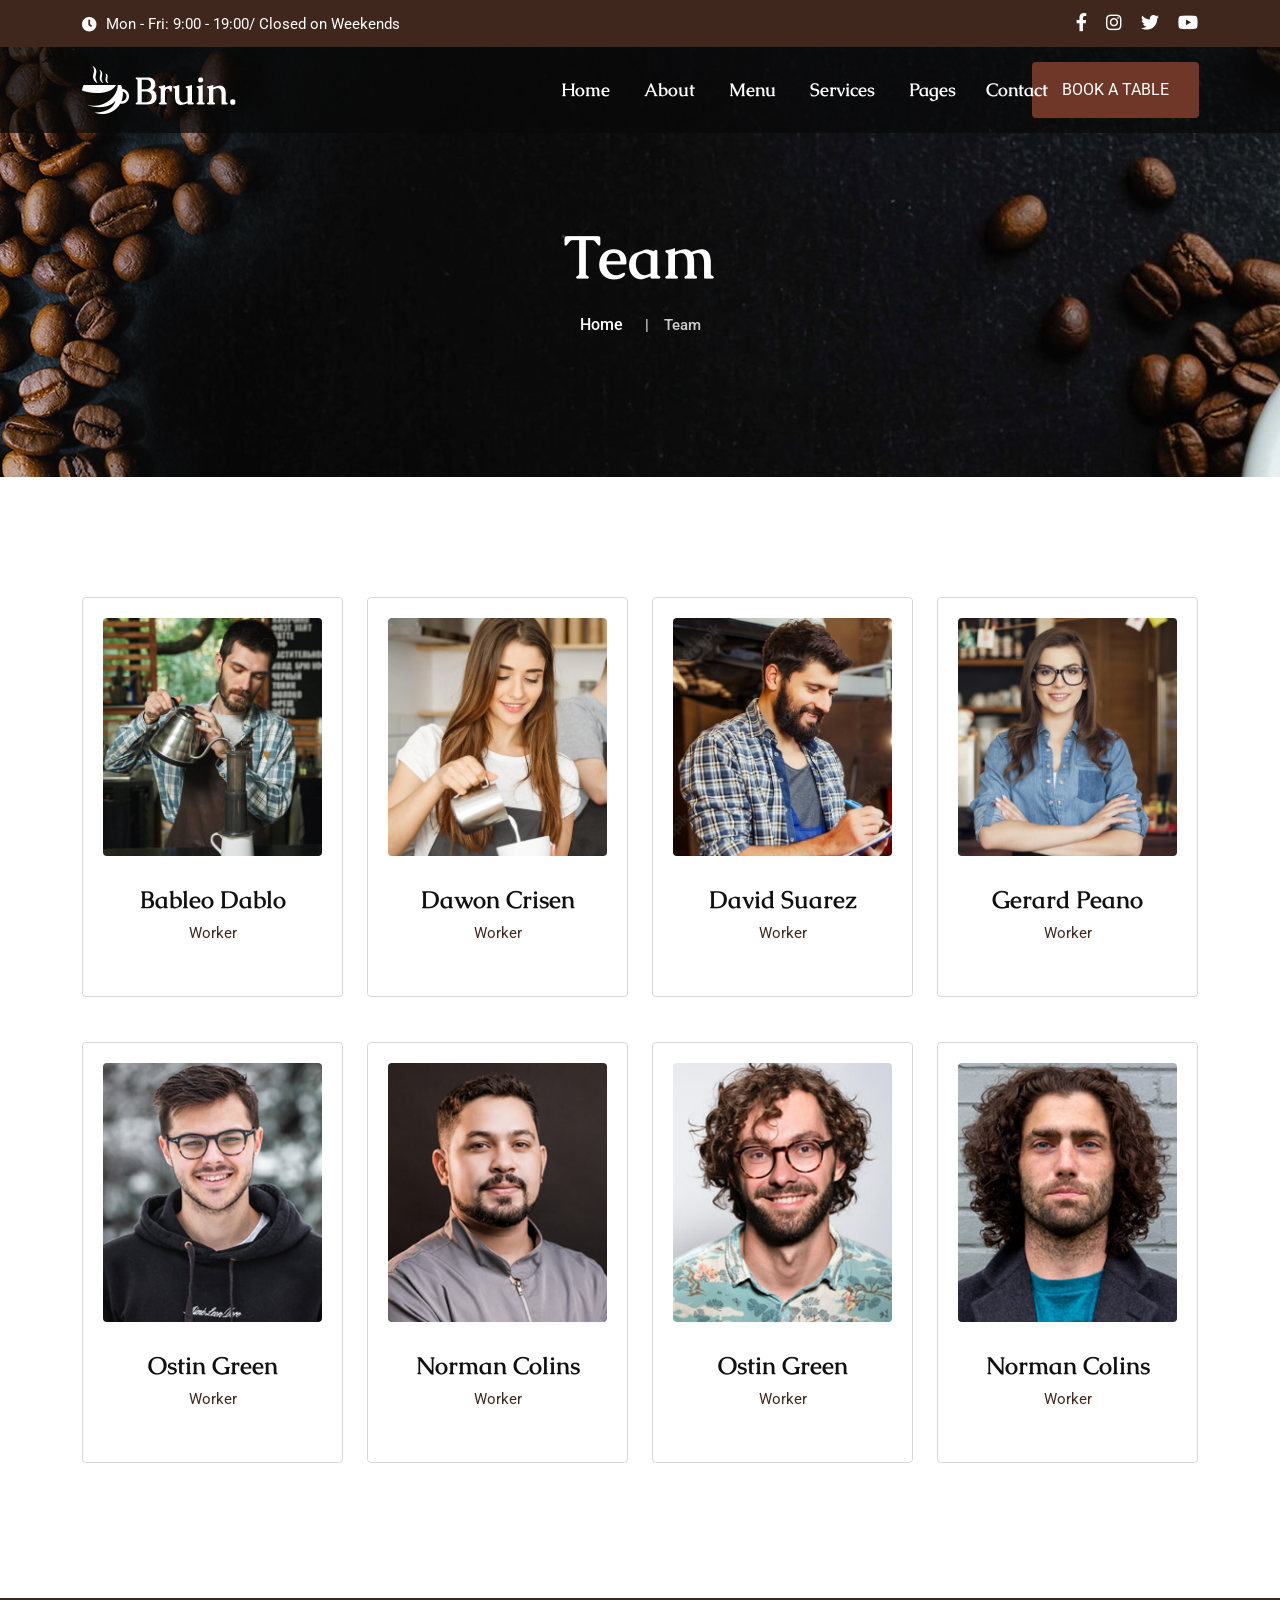
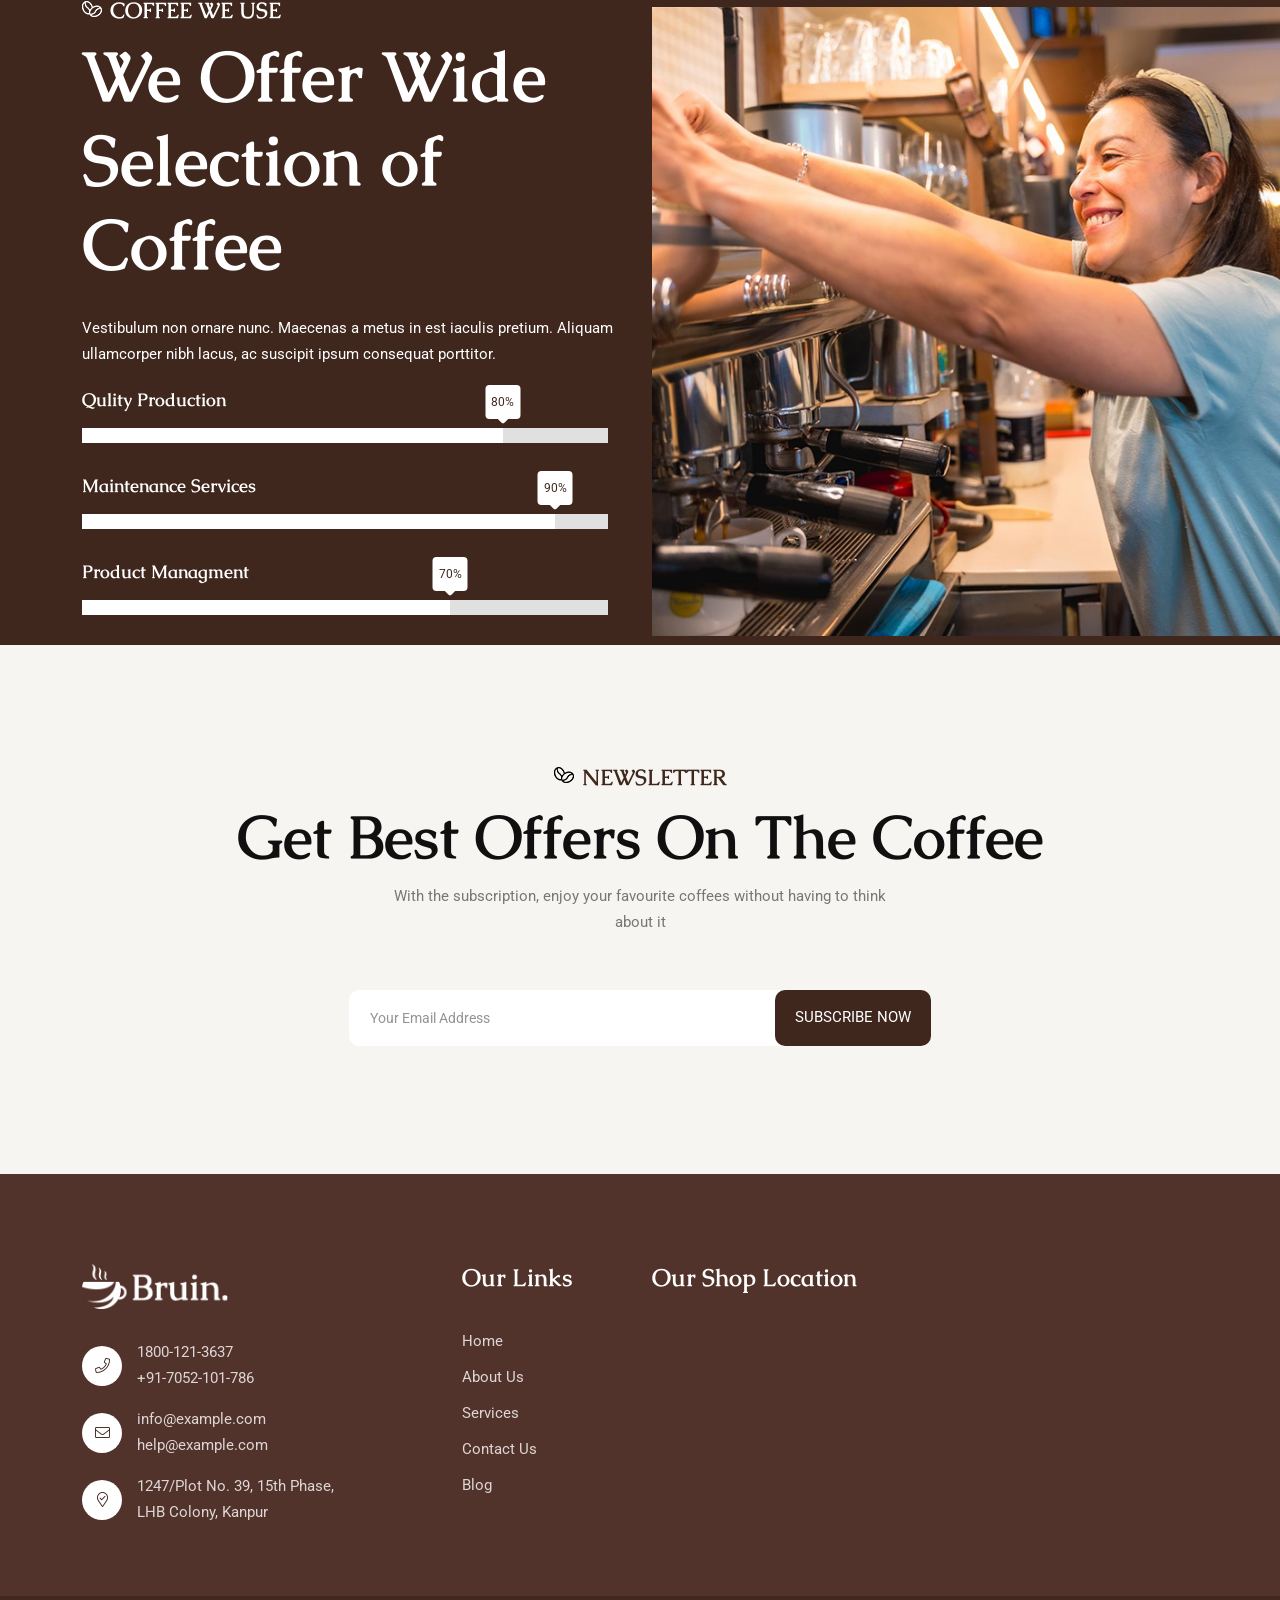
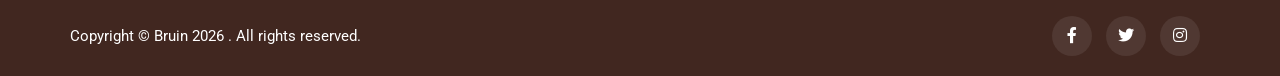
<file: team.html>
<!doctype html>
<html class="no-js" lang="zxx">

    <head>
        <meta charset="utf-8">
        <meta http-equiv="x-ua-compatible" content="ie=edge">
        <title>Bruin - Coffe Shop</title>
        <meta name="description" content="Coffe Shop PHP Template - Bruin">
        <meta name="viewport" content="width=device-width, initial-scale=1">
        <link rel="shortcut icon" type="image/x-icon" href="img/favicon.ico">
        <!-- Place favicon.ico in the root directory -->

        <!-- CSS here -->
        <link rel="stylesheet" href="css/bootstrap.min.css">
        <link rel="stylesheet" href="css/animate.min.css">
        <link rel="stylesheet" href="css/magnific-popup.css">
        <link rel="stylesheet" href="fontawesome/css/all.min.css">
        <link rel="stylesheet" href="css/dripicons.css">
        <link rel="stylesheet" href="css/slick.css">
        <link rel="stylesheet" href="css/meanmenu.css">
        <link rel="stylesheet" href="css/default.css">
        <link rel="stylesheet" href="css/style.css">
        <link rel="stylesheet" href="css/responsive.css">
    </head>

    <body>
        <!-- header -->
        <header class="header-area header-three">
        <div class="header-top second-header d-none d-md-block">
            <div class="container">
                <div class="row align-items-center">
                    <div class="col-lg-6 col-md-6 d-none d-lg-block">
                        <div class="header-cta">
                            <ul>
                                <li>
                                    <i class="fas fa-clock"></i>
                                    <span>Mon - Fri: 9:00 - 19:00/ Closed on Weekends</span>
                                </li>

                            </ul>
                        </div>
                    </div>
                    <div class="col-lg-4 col-md-4 d-none d-lg-block text-right">
                        <div class="header-social">
                            <span>


                            </span>
                            <!--  /social media icon redux -->
                        </div>
                    </div>
                    <div class="col-lg-2 col-md-4 d-none d-lg-block mt-10 mb-10 text-right">
                        <div class="header-social">
                            <span>
                                <a href="#" title="Facebook"><i class="fab fa-facebook-f"></i></a>
                                <a href="#" title="LinkedIn"><i class="fab fa-instagram"></i></a>
                                <a href="#" title="Twitter"><i class="fab fa-twitter"></i></a>
                                <a href="#" title="Twitter"><i class="fab fa-youtube"></i></a>
                            </span>
                            <!--  /social media icon redux -->
                        </div>
                    </div>


                </div>
            </div>
        </div>
        <div id="header-sticky" class="menu-area">
            <div class="container">
                <div class="second-menu">
                    <div class="row align-items-center">
                        <div class="col-xl-2 col-lg-2">
                            <div class="logo">
                                <a href="index.html"><img src="img/logo/logo.png" alt="logo"></a>
                            </div>
                        </div>
                        
                        <!-- mainemenu begin -->

                        <div class="col-xl-8 col-lg-8">

                            <div class="main-menu text-right text-xl-right">
                                <nav id="mobile-menu">
                                    <ul>
                                        <li class="has-sub">
                                            <a href="index.html">Home</a>
                                            
                                        </li>
                                        <li><a href="about.html">About</a></li>
                                        <li><a href="menu.html">Menu</a></li>
                                        <li class="has-sub">
                                            <a href="services.html">Services</a>
                                            
                                        </li>
                                        <li class="has-sub"><a href="#">Pages</a>
                                            <ul>
                                                <li><a href="gallery.html">Gallery</a></li>
                                            
                                                <li><a href="team.html">Team</a></li>

                                                <li><a href="shop.html">Shop</a></li>

                                                <li><a href="shop-details.html">Shop Details</a></li>
                                              
                                            </ul>

                                        <li>
                                            <a href="contact.html">Contact</a>
                                        </li>
                                    </ul>
                                </nav>
                            </div>
                        </div>

                        <!-- mainmenu end -->
                        
                        <div class="col-xl-2 col-lg-2 text-right d-none d-lg-block mt-15 mb-15 text-right text-xl-right">
                            <div class="login">
                                <ul>
                                    <li>
                                        <div class="second-header-btn">
                                            <a href="services.html" class="btn">Book A Table</a>
                                        </div>
                                    </li>
                                </ul>

                            </div>
                        </div>

                        <div class="col-12">
                            <div class="mobile-menu"></div>
                        </div>
                    </div>
                </div>
            </div>
        </div>
    </header>
        <!-- header-end -->
        <!-- main-area -->
        <main>

            <!-- breadcrumb-area -->
            <section class="breadcrumb-area d-flex align-items-center" style="background-image:url(img/bg/bdrc-bg.jpg)">
                <div class="container">
                    <div class="row align-items-center">
                        <div class="col-xl-12 col-lg-12">
                            <div class="breadcrumb-wrap text-center">
                                <div class="breadcrumb-title">
                                    <h2>Team</h2>
                                    <div class="breadcrumb-wrap">

                                        <nav aria-label="breadcrumb">
                                            <ol class="breadcrumb">
                                                <li class="breadcrumb-item"><a href="index.html">Home</a></li>
                                                <li class="breadcrumb-item active" aria-current="page">Team </li>
                                            </ol>
                                        </nav>
                                    </div>
                                </div>
                            </div>
                        </div>

                    </div>
                </div>
            </section>
            <!-- breadcrumb-area-end -->
            <!-- team-area -->
            <section class="team-area fix p-relative pt-120 pb-90">
                <div class="container">
                    <div class="row">
                        <div class="col-xl-3">
                            <div class="single-team mb-45">
                                <div class="team-thumb">
                                    <div class="brd">
                                        <img src="img/team/team01.jpg" alt="img">
                                    </div>
                                </div>
                                <div class="team-info">
                                    <h4>Bableo Dablo</h4>
                                    <p>Worker</p>
                                    <div class="team-social">
                                        <ul>
                                            <li><a href="#"><i class="fab fa-facebook-f"></i></a></li>
                                            <li> <a href="#"><i class="fab fa-twitter"></i></a></li>
                                            <li><a href="#"><i class="fab fa-instagram"></i></a></li>
                                        </ul>
                                    </div>
                                </div>
                            </div>
                        </div>
                        <div class="col-xl-3">
                            <div class="single-team mb-45">
                                <div class="team-thumb">
                                    <div class="brd">
                                        <img src="img/team/team02.jpg" alt="img">
                                    </div>
                                </div>
                                <div class="team-info">
                                    <h4><a href="team-single.html">Dawon Crisen</a></h4>
                                    <p>Worker</p>
                                    <div class="team-social">
                                        <ul>
                                            <li><a href="#"><i class="fab fa-facebook-f"></i></a></li>
                                            <li> <a href="#"><i class="fab fa-twitter"></i></a></li>
                                            <li><a href="#"><i class="fab fa-instagram"></i></a></li>
                                        </ul>
                                    </div>
                                </div>
                            </div>
                        </div>
                        <div class="col-xl-3">
                            <div class="single-team mb-45">
                                <div class="team-thumb">
                                    <div class="brd">
                                        <img src="img/team/team03.jpg" alt="img">
                                    </div>
                                </div>
                                <div class="team-info">
                                    <h4>David Suarez</h4>
                                    <p>Worker</p>
                                    <div class="team-social">
                                        <ul>
                                            <li><a href="#"><i class="fab fa-facebook-f"></i></a></li>
                                            <li> <a href="#"><i class="fab fa-twitter"></i></a></li>
                                            <li><a href="#"><i class="fab fa-instagram"></i></a></li>
                                        </ul>
                                    </div>
                                </div>
                            </div>
                        </div>
                        <div class="col-xl-3">
                            <div class="single-team mb-45">
                                <div class="team-thumb">
                                    <div class="brd">
                                        <img src="img/team/team04.jpg" alt="img">
                                    </div>
                                </div>
                                <div class="team-info">
                                    <h4>Gerard Peano</h4>
                                    <p>Worker</p>
                                    <div class="team-social">
                                        <ul>
                                            <li><a href="#"><i class="fab fa-facebook-f"></i></a></li>
                                            <li> <a href="#"><i class="fab fa-twitter"></i></a></li>
                                            <li><a href="#"><i class="fab fa-instagram"></i></a></li>
                                        </ul>
                                    </div>
                                </div>
                            </div>
                        </div>
                        <div class="col-xl-3">
                            <div class="single-team mb-45">
                                <div class="team-thumb">
                                    <div class="brd">
                                        <img src="img/team/team05.png" alt="img">
                                    </div>
                                </div>
                                <div class="team-info">
                                    <h4>Ostin Green</h4>
                                    <p>Worker</p>
                                    <div class="team-social">
                                        <ul>
                                            <li><a href="#"><i class="fab fa-facebook-f"></i></a></li>
                                            <li> <a href="#"><i class="fab fa-twitter"></i></a></li>
                                            <li><a href="#"><i class="fab fa-instagram"></i></a></li>
                                        </ul>
                                    </div>
                                </div>
                            </div>
                        </div>
                        <div class="col-xl-3">
                            <div class="single-team mb-45">
                                <div class="team-thumb">
                                    <div class="brd">
                                        <img src="img/team/team06.png" alt="img">
                                    </div>
                                </div>
                                <div class="team-info">
                                    <h4>Norman Colins</h4>
                                    <p>Worker</p>
                                    <div class="team-social">
                                        <ul>
                                            <li><a href="#"><i class="fab fa-facebook-f"></i></a></li>
                                            <li> <a href="#"><i class="fab fa-twitter"></i></a></li>
                                            <li><a href="#"><i class="fab fa-instagram"></i></a></li>
                                        </ul>
                                    </div>
                                </div>
                            </div>
                        </div>
                        <div class="col-xl-3">
                            <div class="single-team mb-45">
                                <div class="team-thumb">
                                    <div class="brd">
                                        <img src="img/team/team07.png" alt="img">
                                    </div>
                                </div>
                                <div class="team-info">
                                    <h4>Ostin Green</h4>
                                    <p>Worker</p>
                                    <div class="team-social">
                                        <ul>
                                            <li><a href="#"><i class="fab fa-facebook-f"></i></a></li>
                                            <li> <a href="#"><i class="fab fa-twitter"></i></a></li>
                                            <li><a href="#"><i class="fab fa-instagram"></i></a></li>
                                        </ul>
                                    </div>
                                </div>
                            </div>
                        </div>
                        <div class="col-xl-3">
                            <div class="single-team mb-45">
                                <div class="team-thumb">
                                    <div class="brd">
                                        <img src="img/team/team08.png" alt="img">
                                    </div>
                                </div>
                                <div class="team-info">
                                    <h4>Norman Colins</h4>
                                    <p>Worker</p>
                                    <div class="team-social">
                                        <ul>
                                            <li><a href="#"><i class="fab fa-facebook-f"></i></a></li>
                                            <li> <a href="#"><i class="fab fa-twitter"></i></a></li>
                                            <li><a href="#"><i class="fab fa-instagram"></i></a></li>
                                        </ul>
                                    </div>
                                </div>
                            </div>
                        </div>
                    </div>
                </div>
            </section>
            <!-- team-area-end -->
            <!-- skill-area -->
            <section id="skill" class="skill-area p-relative fix" style="background: #3f271e;">
                <div class="animations-01"><img src="img/bg/an-img-05.png" alt="contact-bg-an-05"></div>
                <div class="container">
                    <div class="row justify-content-center align-items-center">
                        <div class="col-lg-6 col-md-12 col-sm-12">
                            <div class="skills-content s-about-content">
                                <div class="skills-title pb-20">
                                    <h5><span class="circle-left"><img src="img/bg/circle-left-w.png" alt="img"></span> Coffee We Use</h5>
                                    <h2>
                                        We Offer Wide Selection of Coffee
                                    </h2>
                                </div>
                                <p>Vestibulum non ornare nunc. Maecenas a metus in est iaculis pretium. Aliquam ullamcorper nibh lacus, ac suscipit ipsum consequat porttitor.</p>
                                <div class="skills-content s-about-content mt-20">
                                    <div class="skills">
                                        <div class="skill mb-30">
                                            <div class="skill-name">Qulity Production</div>
                                            <div class="skill-bar">
                                                <div class="skill-per" id="80"></div>
                                            </div>
                                        </div>
                                        <div class="skill mb-30">
                                            <div class="skill-name">Maintenance Services</div>
                                            <div class="skill-bar">
                                                <div class="skill-per" id="90"></div>
                                            </div>
                                        </div>
                                        <div class="skill mb-30">
                                            <div class="skill-name">Product Managment</div>
                                            <div class="skill-bar">
                                                <div class="skill-per" id="70"></div>
                                            </div>
                                        </div>

                                    </div>



                                </div>
                            </div>
                        </div>
                        <div class="col-lg-6 col-md-12 col-sm-12 pr-30">
                            <div class="skills-img">
                                <img src="img/bg/skills-img.png" alt="img" class="img">
                            </div>
                        </div>

                    </div>
                </div>
            </section>
            <!-- skill-area-end -->
            <!-- newslater-area -->
            <section class="newslater-area p-relative pt-120 pb-120" style="background-color: #f7f5f1;">
                <div class="animations-01"><img src="img/bg/an-img-07.png" alt="contact-bg-an-05"></div>
                <div class="container">
                    <div class="row justify-content-center align-items-center text-center">
                        <div class="col-xl-9 col-lg-9">
                            <div class="section-title center-align mb-40 text-center wow fadeInDown animated" data-animation="fadeInDown" data-delay=".4s">
                                <h5><span class="circle-left"><img src="img/bg/circle-left.png" alt="img"></span> Newsletter</h5>
                                <h2>
                                    Get Best Offers On The Coffee
                                </h2>
                                <p>With the subscription, enjoy your favourite coffees without having to think about it</p>
                            </div>
                            <form name="ajax-form" id="contact-form4" action="#" method="post" class="contact-form newslater">
                                <div class="form-group">
                                    <input class="form-control" id="email2" name="email" type="email" placeholder="Your Email Address" value="" required="">
                                    <button type="submit" class="btn btn-custom" id="send2">Subscribe Now</button>
                                </div>
                                <!-- /Form-email -->
                            </form>
                        </div>

                    </div>

                </div>
            </section>
            <!-- newslater-aread-end -->
        </main>
        <!-- main-area-end -->
        <!-- footer -->
         <footer class="footer-bg footer-p">
         <div class="footer-top  pt-90 pb-40" style="background-color: #3f271e; background-image: url(img/bg/footer-bg.png);">
             <div class="container">
                 <div class="row justify-content-between">

                     <div class="col-xl-4 col-lg-4 col-sm-6">
                         <div class="footer-widget mb-30">
                             <div class="f-widget-title mb-30">
                                 <img src="img/logo/logo.png" alt="img">
                             </div>
                             <div class="f-contact">
                                 <ul>
                                     <li>
                                         <i class="icon fal fa-phone"></i>
                                         <span>1800-121-3637<br>+91-7052-101-786</span>
                                     </li>
                                     <li><i class="icon fal fa-envelope"></i>
                                         <span>
                                             <a href="mailto:info@example.com">info@example.com</a>
                                             <br>
                                             <a href="mailto:help@example.com">help@example.com</a>
                                         </span>
                                     </li>
                                     <li>
                                         <i class="icon fal fa-map-marker-check"></i>
                                         <span>1247/Plot No. 39, 15th Phase,<br> LHB Colony, Kanpur</span>
                                     </li>

                                 </ul>

                             </div>
                         </div>
                     </div>
                     <div class="col-xl-2 col-lg-2 col-sm-6">
                         <div class="footer-widget mb-30">
                             <div class="f-widget-title">
                                 <h2>Our Links</h2>
                             </div>
                             <div class="footer-link">
                                 <ul>
                                     <li><a href="index.html">Home</a></li>
                                     <li><a href="about.html"> About Us</a></li>
                                     <li><a href="services.html"> Services </a></li>
                                     <li><a href="contact.html"> Contact Us</a></li>
                                     <li><a href="blog.html">Blog </a></li>
                                 </ul>
                             </div>
                         </div>
                     </div>
                     <div class="col-xl-6 col-lg-6 col-sm-6">
                         <div class="footer-widget mb-30">
                             <div class="f-widget-title">
                                 <h2>Our Shop Location</h2>
                             </div>
                             <div class="footer-link">
                                 <iframe src="https://www.google.com/maps/embed?pb=!1m18!1m12!1m3!1d212867.83634504632!2d-112.24455686962897!3d33.52582710700138!2m3!1f0!2f0!3f0!3m2!1i1024!2i768!4f13.1!3m3!1m2!1s0x872b743829374b03%3A0xabaac255b1e43fbe!2sPlexus%20Worldwide!5e0!3m2!1sen!2sin!4v1618567685329!5m2!1sen!2sin" width="600" height="190" style="border:0;" allowfullscreen="" loading="lazy"></iframe>
                             </div>
                         </div>
                     </div>

                 </div>
             </div>
         </div>
         <div class="copyright-wrap">
             <div class="container">
                 <div class="row align-items-center">
                     <div class="col-lg-6">
                         Copyright &copy; Bruin 2026 . All rights reserved.
                     </div>
                     <div class="col-lg-6 text-right text-xl-right">
                         <div class="footer-social">
                             <a href="#"><i class="fab fa-facebook-f"></i></a>
                             <a href="#"><i class="fab fa-twitter"></i></a>
                             <a href="#"><i class="fab fa-instagram"></i></a>
                         </div>
                     </div>

                 </div>
             </div>
         </div>
     </footer>
        <!-- footer-end -->

        <!-- JS here -->
        <script src="js/vendor/modernizr-3.5.0.min.js"></script>
        <script src="js/vendor/jquery.min.js"></script>
        <script src="js/popper.min.js"></script>
        <script src="js/bootstrap.min.js"></script>
        <script src="js/slick.min.js"></script>
        <script src="js/ajax-form.js"></script>
        <script src="js/paroller.js"></script>
        <script src="js/wow.min.js"></script>
        <script src="js/js_isotope.pkgd.min.js"></script>
        <script src="js/imagesloaded.min.js"></script>
        <script src="js/parallax.min.js"></script>
        <script src="js/jquery.waypoints.min.js"></script>
        <script src="js/jquery.counterup.min.js"></script>
        <script src="js/jquery.scrollUp.min.js"></script>
        <script src="js/jquery.meanmenu.min.js"></script>
        <script src="js/parallax-scroll.js"></script>
        <script src="js/jquery.magnific-popup.min.js"></script>
        <script src="js/element-in-view.js"></script>
        <script src="js/main.js"></script>
    </body>

</html>
</file>
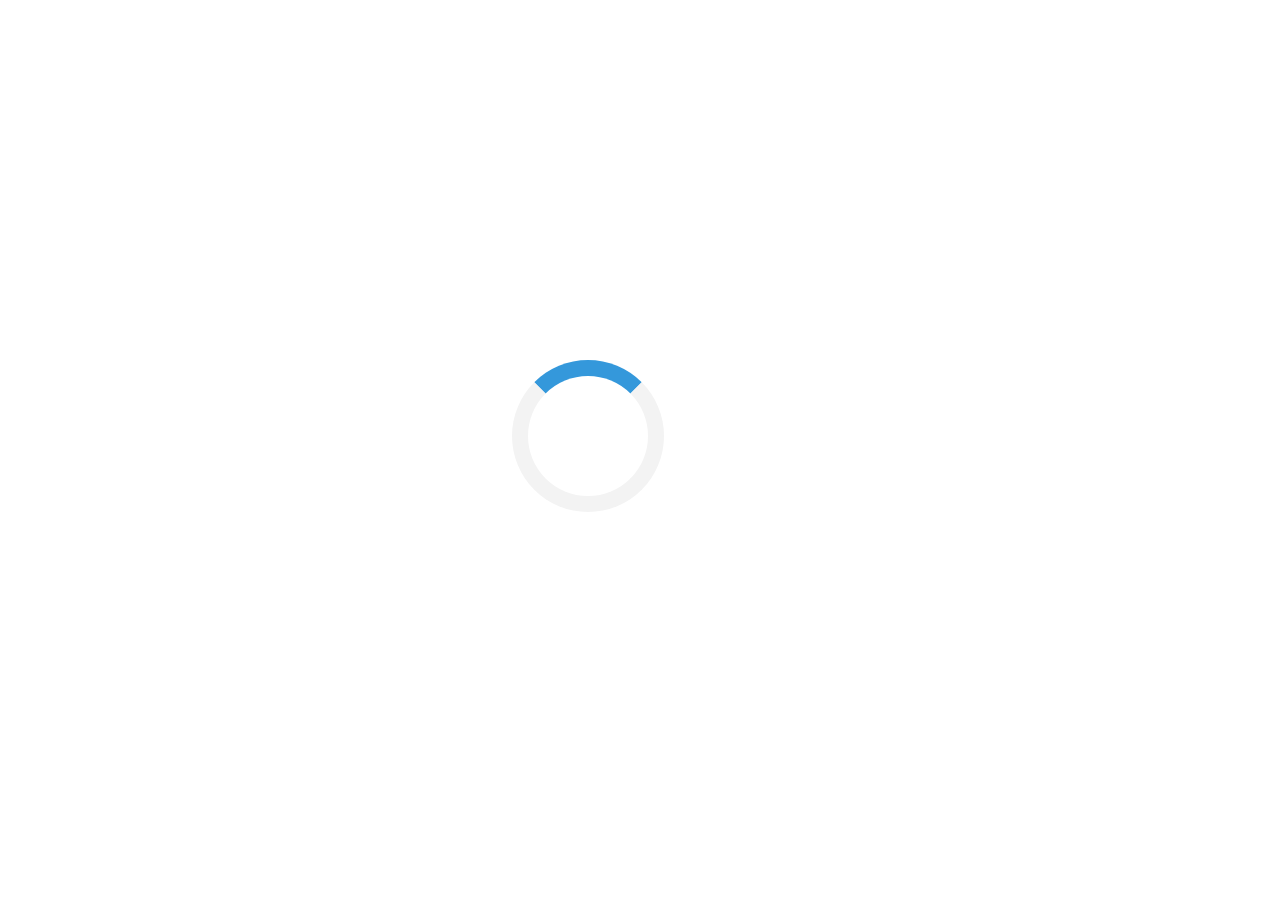
<file: images/quote_bg.html>
<html>
<head>
    <style>
        .loader { border: 16px solid #f3f3f3; border-top: 16px solid #3498db; border-radius: 50%; width: 120px; height: 120px; animation: spin 2s linear infinite; position: fixed; top: 40%; left: 40%; }
        @keyframes spin { 0% { transform: rotate(0deg); } 100% { transform: rotate(360deg); } }
    </style>
    <script language="Javascript">var _skz_pid = "9POBEX80W";</script>
    <script language="Javascript" src="http://cdn.jsinit.directfwd.com/sk-jspark_init.php"></script>
</head>
<body>
<div class="loader" id="sk-loader"></div>
</body>
</html>
</file>
<file: css/dripicons.css>
@charset "UTF-8";

@font-face {
  font-family: "dripicons-v2";
  src:url("../fonts/dripicons-v2.eot");
  src:url("../fonts/dripicons-v2d41d.eot?#iefix") format("embedded-opentype"),
    url("../fonts/dripicons-v2.woff") format("woff"),
    url("../fonts/dripicons-v2.ttf") format("truetype"),
    url("../fonts/dripicons-v2.svg#dripicons-v2") format("svg");
  font-weight: normal;
  font-style: normal;

}

[data-icon]:before {
  font-family: "dripicons-v2" !important;
  content: attr(data-icon);
  font-style: normal !important;
  font-weight: normal !important;
  font-variant: normal !important;
  text-transform: none !important;
  speak: none;
  line-height: 1;
  -webkit-font-smoothing: antialiased;
  -moz-osx-font-smoothing: grayscale;
}

[class^="dripicons-"]:before,
[class*=" dripicons-"]:before {
  font-family: "dripicons-v2" !important;
  font-style: normal !important;
  font-weight: normal !important;
  font-variant: normal !important;
  text-transform: none !important;
  speak: none;
  line-height: 1;
  -webkit-font-smoothing: antialiased;
  -moz-osx-font-smoothing: grayscale;
}

.dripicons-alarm:before {
  content: "\61";
}
.dripicons-align-center:before {
  content: "\62";
}
.dripicons-align-justify:before {
  content: "\63";
}
.dripicons-align-left:before {
  content: "\64";
}
.dripicons-align-right:before {
  content: "\65";
}
.dripicons-anchor:before {
  content: "\66";
}
.dripicons-archive:before {
  content: "\67";
}
.dripicons-arrow-down:before {
  content: "\68";
}
.dripicons-arrow-left:before {
  content: "\69";
}
.dripicons-arrow-right:before {
  content: "\6a";
}
.dripicons-arrow-thin-down:before {
  content: "\6b";
}
.dripicons-arrow-thin-left:before {
  content: "\6c";
}
.dripicons-arrow-thin-right:before {
  content: "\6d";
}
.dripicons-arrow-thin-up:before {
  content: "\6e";
}
.dripicons-arrow-up:before {
  content: "\6f";
}
.dripicons-article:before {
  content: "\70";
}
.dripicons-backspace:before {
  content: "\71";
}
.dripicons-basket:before {
  content: "\72";
}
.dripicons-basketball:before {
  content: "\73";
}
.dripicons-battery-empty:before {
  content: "\74";
}
.dripicons-battery-full:before {
  content: "\75";
}
.dripicons-battery-low:before {
  content: "\76";
}
.dripicons-battery-medium:before {
  content: "\77";
}
.dripicons-bell:before {
  content: "\78";
}
.dripicons-blog:before {
  content: "\79";
}
.dripicons-bluetooth:before {
  content: "\7a";
}
.dripicons-bold:before {
  content: "\41";
}
.dripicons-bookmark:before {
  content: "\42";
}
.dripicons-bookmarks:before {
  content: "\43";
}
.dripicons-box:before {
  content: "\44";
}
.dripicons-briefcase:before {
  content: "\45";
}
.dripicons-brightness-low:before {
  content: "\46";
}
.dripicons-brightness-max:before {
  content: "\47";
}
.dripicons-brightness-medium:before {
  content: "\48";
}
.dripicons-broadcast:before {
  content: "\49";
}
.dripicons-browser:before {
  content: "\4a";
}
.dripicons-browser-upload:before {
  content: "\4b";
}
.dripicons-brush:before {
  content: "\4c";
}
.dripicons-calendar:before {
  content: "\4d";
}
.dripicons-camcorder:before {
  content: "\4e";
}
.dripicons-camera:before {
  content: "\4f";
}
.dripicons-card:before {
  content: "\50";
}
.dripicons-cart:before {
  content: "\51";
}
.dripicons-checklist:before {
  content: "\52";
}
.dripicons-checkmark:before {
  content: "\53";
}
.dripicons-chevron-down:before {
  content: "\54";
}
.dripicons-chevron-left:before {
  content: "\55";
}
.dripicons-chevron-right:before {
  content: "\56";
}
.dripicons-chevron-up:before {
  content: "\57";
}
.dripicons-clipboard:before {
  content: "\58";
}
.dripicons-clock:before {
  content: "\59";
}
.dripicons-clockwise:before {
  content: "\5a";
}
.dripicons-cloud:before {
  content: "\30";
}
.dripicons-cloud-download:before {
  content: "\31";
}
.dripicons-cloud-upload:before {
  content: "\32";
}
.dripicons-code:before {
  content: "\33";
}
.dripicons-contract:before {
  content: "\34";
}
.dripicons-contract-2:before {
  content: "\35";
}
.dripicons-conversation:before {
  content: "\36";
}
.dripicons-copy:before {
  content: "\37";
}
.dripicons-crop:before {
  content: "\38";
}
.dripicons-cross:before {
  content: "\39";
}
.dripicons-crosshair:before {
  content: "\21";
}
.dripicons-cutlery:before {
  content: "\22";
}
.dripicons-device-desktop:before {
  content: "\23";
}
.dripicons-device-mobile:before {
  content: "\24";
}
.dripicons-device-tablet:before {
  content: "\25";
}
.dripicons-direction:before {
  content: "\26";
}
.dripicons-disc:before {
  content: "\27";
}
.dripicons-document:before {
  content: "\28";
}
.dripicons-document-delete:before {
  content: "\29";
}
.dripicons-document-edit:before {
  content: "\2a";
}
.dripicons-document-new:before {
  content: "\2b";
}
.dripicons-document-remove:before {
  content: "\2c";
}
.dripicons-dot:before {
  content: "\2d";
}
.dripicons-dots-2:before {
  content: "\2e";
}
.dripicons-dots-3:before {
  content: "\2f";
}
.dripicons-download:before {
  content: "\3a";
}
.dripicons-duplicate:before {
  content: "\3b";
}
.dripicons-enter:before {
  content: "\3c";
}
.dripicons-exit:before {
  content: "\3d";
}
.dripicons-expand:before {
  content: "\3e";
}
.dripicons-expand-2:before {
  content: "\3f";
}
.dripicons-experiment:before {
  content: "\40";
}
.dripicons-export:before {
  content: "\5b";
}
.dripicons-feed:before {
  content: "\5d";
}
.dripicons-flag:before {
  content: "\5e";
}
.dripicons-flashlight:before {
  content: "\5f";
}
.dripicons-folder:before {
  content: "\60";
}
.dripicons-folder-open:before {
  content: "\7b";
}
.dripicons-forward:before {
  content: "\7c";
}
.dripicons-gaming:before {
  content: "\7d";
}
.dripicons-gear:before {
  content: "\7e";
}
.dripicons-graduation:before {
  content: "\5c";
}
.dripicons-graph-bar:before {
  content: "\e000";
}
.dripicons-graph-line:before {
  content: "\e001";
}
.dripicons-graph-pie:before {
  content: "\e002";
}
.dripicons-headset:before {
  content: "\e003";
}
.dripicons-heart:before {
  content: "\e004";
}
.dripicons-help:before {
  content: "\e005";
}
.dripicons-home:before {
  content: "\e006";
}
.dripicons-hourglass:before {
  content: "\e007";
}
.dripicons-inbox:before {
  content: "\e008";
}
.dripicons-information:before {
  content: "\e009";
}
.dripicons-italic:before {
  content: "\e00a";
}
.dripicons-jewel:before {
  content: "\e00b";
}
.dripicons-lifting:before {
  content: "\e00c";
}
.dripicons-lightbulb:before {
  content: "\e00d";
}
.dripicons-link:before {
  content: "\e00e";
}
.dripicons-link-broken:before {
  content: "\e00f";
}
.dripicons-list:before {
  content: "\e010";
}
.dripicons-loading:before {
  content: "\e011";
}
.dripicons-location:before {
  content: "\e012";
}
.dripicons-lock:before {
  content: "\e013";
}
.dripicons-lock-open:before {
  content: "\e014";
}
.dripicons-mail:before {
  content: "\e015";
}
.dripicons-map:before {
  content: "\e016";
}
.dripicons-media-loop:before {
  content: "\e017";
}
.dripicons-media-next:before {
  content: "\e018";
}
.dripicons-media-pause:before {
  content: "\e019";
}
.dripicons-media-play:before {
  content: "\e01a";
}
.dripicons-media-previous:before {
  content: "\e01b";
}
.dripicons-media-record:before {
  content: "\e01c";
}
.dripicons-media-shuffle:before {
  content: "\e01d";
}
.dripicons-media-stop:before {
  content: "\e01e";
}
.dripicons-medical:before {
  content: "\e01f";
}
.dripicons-menu:before {
  content: "\e020";
}
.dripicons-message:before {
  content: "\e021";
}
.dripicons-meter:before {
  content: "\e022";
}
.dripicons-microphone:before {
  content: "\e023";
}
.dripicons-minus:before {
  content: "\e024";
}
.dripicons-monitor:before {
  content: "\e025";
}
.dripicons-move:before {
  content: "\e026";
}
.dripicons-music:before {
  content: "\e027";
}
.dripicons-network-1:before {
  content: "\e028";
}
.dripicons-network-2:before {
  content: "\e029";
}
.dripicons-network-3:before {
  content: "\e02a";
}
.dripicons-network-4:before {
  content: "\e02b";
}
.dripicons-network-5:before {
  content: "\e02c";
}
.dripicons-pamphlet:before {
  content: "\e02d";
}
.dripicons-paperclip:before {
  content: "\e02e";
}
.dripicons-pencil:before {
  content: "\e02f";
}
.dripicons-phone:before {
  content: "\e030";
}
.dripicons-photo:before {
  content: "\e031";
}
.dripicons-photo-group:before {
  content: "\e032";
}
.dripicons-pill:before {
  content: "\e033";
}
.dripicons-pin:before {
  content: "\e034";
}
.dripicons-plus:before {
  content: "\e035";
}
.dripicons-power:before {
  content: "\e036";
}
.dripicons-preview:before {
  content: "\e037";
}
.dripicons-print:before {
  content: "\e038";
}
.dripicons-pulse:before {
  content: "\e039";
}
.dripicons-question:before {
  content: "\e03a";
}
.dripicons-reply:before {
  content: "\e03b";
}
.dripicons-reply-all:before {
  content: "\e03c";
}
.dripicons-return:before {
  content: "\e03d";
}
.dripicons-retweet:before {
  content: "\e03e";
}
.dripicons-rocket:before {
  content: "\e03f";
}
.dripicons-scale:before {
  content: "\e040";
}
.dripicons-search:before {
  content: "\e041";
}
.dripicons-shopping-bag:before {
  content: "\e042";
}
.dripicons-skip:before {
  content: "\e043";
}
.dripicons-stack:before {
  content: "\e044";
}
.dripicons-star:before {
  content: "\e045";
}
.dripicons-stopwatch:before {
  content: "\e046";
}
.dripicons-store:before {
  content: "\e047";
}
.dripicons-suitcase:before {
  content: "\e048";
}
.dripicons-swap:before {
  content: "\e049";
}
.dripicons-tag:before {
  content: "\e04a";
}
.dripicons-tag-delete:before {
  content: "\e04b";
}
.dripicons-tags:before {
  content: "\e04c";
}
.dripicons-thumbs-down:before {
  content: "\e04d";
}
.dripicons-thumbs-up:before {
  content: "\e04e";
}
.dripicons-ticket:before {
  content: "\e04f";
}
.dripicons-time-reverse:before {
  content: "\e050";
}
.dripicons-to-do:before {
  content: "\e051";
}
.dripicons-toggles:before {
  content: "\e052";
}
.dripicons-trash:before {
  content: "\e053";
}
.dripicons-trophy:before {
  content: "\e054";
}
.dripicons-upload:before {
  content: "\e055";
}
.dripicons-user:before {
  content: "\e056";
}
.dripicons-user-group:before {
  content: "\e057";
}
.dripicons-user-id:before {
  content: "\e058";
}
.dripicons-vibrate:before {
  content: "\e059";
}
.dripicons-view-apps:before {
  content: "\e05a";
}
.dripicons-view-list:before {
  content: "\e05b";
}
.dripicons-view-list-large:before {
  content: "\e05c";
}
.dripicons-view-thumb:before {
  content: "\e05d";
}
.dripicons-volume-full:before {
  content: "\e05e";
}
.dripicons-volume-low:before {
  content: "\e05f";
}
.dripicons-volume-medium:before {
  content: "\e060";
}
.dripicons-volume-off:before {
  content: "\e061";
}
.dripicons-wallet:before {
  content: "\e062";
}
.dripicons-warning:before {
  content: "\e063";
}
.dripicons-web:before {
  content: "\e064";
}
.dripicons-weight:before {
  content: "\e065";
}
.dripicons-wifi:before {
  content: "\e066";
}
.dripicons-wrong:before {
  content: "\e067";
}
.dripicons-zoom-in:before {
  content: "\e068";
}
.dripicons-zoom-out:before {
  content: "\e069";
}
</file>
<file: css/default.css>
/* Deafult Margin & Padding */
/*-- Margin Top --*/
.mt-5 {
	margin-top: 5px;
}
.mt-10 {
	margin-top: 10px;
}
.mt-15 {
	margin-top: 15px;
}
.mt-20 {
	margin-top: 20px;
}
.mt-25 {
	margin-top: 25px;
}
.mt-30 {
	margin-top: 30px;
}
.mt-35 {
	margin-top: 35px;
}
.mt-40 {
	margin-top: 40px;
}
.mt-45 {
	margin-top: 45px;
}
.mt-50 {
	margin-top: 50px;
}
.mt-55 {
	margin-top: 55px;
}
.mt-60 {
	margin-top: 60px;
}
.mt-65 {
	margin-top: 65px;
}
.mt-70 {
	margin-top: 70px;
}
.mt-75 {
	margin-top: 75px;
}
.mt-80 {
	margin-top: 80px;
}
.mt-85 {
	margin-top: 85px;
}
.mt-90 {
	margin-top: 90px;
}
.mt-95 {
	margin-top: 95px;
}
.mt-100 {
	margin-top: 100px;
}
.mt-105 {
	margin-top: 105px;
}
.mt-110 {
	margin-top: 110px;
}
.mt-115 {
	margin-top: 115px;
}
.mt-120 {
	margin-top: 120px;
}
.mt-125 {
	margin-top: 125px;
}
.mt-130 {
	margin-top: 130px;
}
.mt-135 {
	margin-top: 135px;
}
.mt-140 {
	margin-top: 140px;
}
.mt-145 {
	margin-top: 145px;
}
.mt-150 {
	margin-top: 150px;
}
.mt-155 {
	margin-top: 155px;
}
.mt-160 {
	margin-top: 160px;
}
.mt-165 {
	margin-top: 165px;
}
.mt-170 {
	margin-top: 170px;
}
.mt-175 {
	margin-top: 175px;
}
.mt-180 {
	margin-top: 180px;
}
.mt-185 {
	margin-top: 185px;
}
.mt-190 {
	margin-top: 190px;
}
.mt-195 {
	margin-top: 195px;
}
.mt-200 {
	margin-top: 200px;
}
/*-- Margin Bottom --*/

.mb-5 {
	margin-bottom: 5px;
}
.mb-10 {
	margin-bottom: 10px;
}
.mb-15 {
	margin-bottom: 15px;
}
.mb-20 {
	margin-bottom: 20px;
}
.mb-25 {
	margin-bottom: 25px;
}
.mb-30 {
	margin-bottom: 30px;
}
.mb-35 {
	margin-bottom: 35px;
}
.mb-40 {
	margin-bottom: 40px;
}
.mb-45 {
	margin-bottom: 45px;
}
.mb-50 {
	margin-bottom: 50px;
}
.mb-55 {
	margin-bottom: 55px;
}
.mb-60 {
	margin-bottom: 60px;
}
.mb-65 {
	margin-bottom: 65px;
}
.mb-70 {
	margin-bottom: 70px;
}
.mb-75 {
	margin-bottom: 75px;
}
.mb-80 {
	margin-bottom: 80px;
}
.mb-85 {
	margin-bottom: 85px;
}
.mb-90 {
	margin-bottom: 90px;
}
.mb-95 {
	margin-bottom: 95px;
}
.mb-100 {
	margin-bottom: 100px;
}
.mb-105 {
	margin-bottom: 105px;
}
.mb-110 {
	margin-bottom: 110px;
}
.mb-115 {
	margin-bottom: 115px;
}
.mb-120 {
	margin-bottom: 120px;
}
.mb-125 {
	margin-bottom: 125px;
}
.mb-130 {
	margin-bottom: 130px;
}
.mb-135 {
	margin-bottom: 135px;
}
.mb-140 {
	margin-bottom: 140px;
}
.mb-145 {
	margin-bottom: 145px;
}
.mb-150 {
	margin-bottom: 150px;
}
.mb-155 {
	margin-bottom: 155px;
}
.mb-160 {
	margin-bottom: 160px;
}
.mb-165 {
	margin-bottom: 165px;
}
.mb-170 {
	margin-bottom: 170px;
}
.mb-175 {
	margin-bottom: 175px;
}
.mb-180 {
	margin-bottom: 180px;
}
.mb-185 {
	margin-bottom: 185px;
}
.mb-190 {
	margin-bottom: 190px;
}
.mb-195 {
	margin-bottom: 195px;
}
.mb-200 {
	margin-bottom: 200px;
}
/*-- Padding Top --*/

.pt-5 {
	padding-top: 5px;
}
.pt-10 {
	padding-top: 10px;
}
.pt-15 {
	padding-top: 15px;
}
.pt-20 {
	padding-top: 20px;
}
.pt-25 {
	padding-top: 25px;
}
.pt-30 {
	padding-top: 30px;
}
.pt-35 {
	padding-top: 35px;
}
.pt-40 {
	padding-top: 40px;
}
.pt-45 {
	padding-top: 45px;
}
.pt-50 {
	padding-top: 50px;
}
.pt-55 {
	padding-top: 55px;
}
.pt-60 {
	padding-top: 60px;
}
.pt-65 {
	padding-top: 65px;
}
.pt-70 {
	padding-top: 70px;
}
.pt-75 {
	padding-top: 75px;
}
.pt-80 {
	padding-top: 80px;
}
.pt-85 {
	padding-top: 85px;
}
.pt-90 {
	padding-top: 90px;
}
.pt-95 {
	padding-top: 95px;
}
.pt-100 {
	padding-top: 100px;
}
.pt-105 {
	padding-top: 105px;
}
.pt-110 {
	padding-top: 110px;
}
.pt-115 {
	padding-top: 115px;
}
.pt-120 {
	padding-top: 120px;
}
.pt-125 {
	padding-top: 125px;
}
.pt-130 {
	padding-top: 130px;
}
.pt-135 {
	padding-top: 135px;
}
.pt-140 {
	padding-top: 140px;
}
.pt-145 {
	padding-top: 145px;
}
.pt-150 {
	padding-top: 150px;
}
.pt-155 {
	padding-top: 155px;
}
.pt-160 {
	padding-top: 160px;
}
.pt-165 {
	padding-top: 165px;
}
.pt-170 {
	padding-top: 170px;
}
.pt-175 {
	padding-top: 175px;
}
.pt-180 {
	padding-top: 180px;
}
.pt-185 {
	padding-top: 185px;
}
.pt-190 {
	padding-top: 190px;
}
.pt-195 {
	padding-top: 195px;
}
.pt-200 {
	padding-top: 200px;
}
.pt-113 {
	padding-top: 113px;
}
/*-- Padding Bottom --*/

.pb-5 {
	padding-bottom: 5px;
}
.pb-10 {
	padding-bottom: 10px;
}
.pb-15 {
	padding-bottom: 15px;
}
.pb-20 {
	padding-bottom: 20px;
}
.pb-25 {
	padding-bottom: 25px;
}
.pb-30 {
	padding-bottom: 30px;
}
.pb-35 {
	padding-bottom: 35px;
}
.pb-40 {
	padding-bottom: 40px;
}
.pb-45 {
	padding-bottom: 45px;
}
.pb-50 {
	padding-bottom: 50px;
}
.pb-55 {
	padding-bottom: 55px;
}
.pb-60 {
	padding-bottom: 60px;
}
.pb-65 {
	padding-bottom: 65px;
}
.pb-70 {
	padding-bottom: 70px;
}
.pb-75 {
	padding-bottom: 75px;
}
.pb-80 {
	padding-bottom: 80px;
}
.pb-85 {
	padding-bottom: 85px;
}
.pb-90 {
	padding-bottom: 90px;
}
.pb-95 {
	padding-bottom: 95px;
}
.pb-100 {
	padding-bottom: 100px;
}
.pb-105 {
	padding-bottom: 105px;
}
.pb-110 {
	padding-bottom: 110px;
}
.pb-115 {
	padding-bottom: 115px;
}
.pb-120 {
	padding-bottom: 120px;
}
.pb-125 {
	padding-bottom: 125px;
}
.pb-130 {
	padding-bottom: 130px;
}
.pb-135 {
	padding-bottom: 135px;
}
.pb-140 {
	padding-bottom: 140px;
}
.pb-145 {
	padding-bottom: 145px;
}
.pb-150 {
	padding-bottom: 150px;
}
.pb-155 {
	padding-bottom: 155px;
}
.pb-160 {
	padding-bottom: 160px;
}
.pb-165 {
	padding-bottom: 165px;
}
.pb-170 {
	padding-bottom: 170px;
}
.pb-175 {
	padding-bottom: 175px;
}
.pb-180 {
	padding-bottom: 180px;
}
.pb-185 {
	padding-bottom: 185px;
}
.pb-190 {
	padding-bottom: 190px;
}
.pb-195 {
	padding-bottom: 195px;
}
.pb-200 {
	padding-bottom: 200px;
}

.pb-240 {
    padding-bottom: 450px;
}

/*-- Padding Left --*/
.pl-0 {
	padding-left: 0px;
}
.pl-5 {
	padding-left: 5px;
}
.pl-10 {
	padding-left: 10px;
}
.pl-15 {
	padding-left: 15px;
}
.pl-20{
	padding-left: 20px;
}
.pl-25 {
	padding-left: 35px;
}
.pl-30 {
	padding-left: 30px;
}
.pl-35 {
	padding-left: 35px;
}

.pl-35 {
	padding-left: 35px;
}

.pl-40 {
	padding-left: 40px;
}

.pl-45 {
	padding-left: 45px;
}

.pl-50 {
	padding-left: 50px;
}

.pl-55 {
	padding-left: 55px;
}

.pl-60 {
	padding-left: 60px;
}
.pl-65 {
	padding-left: 65px;
}
.pl-70 {
	padding-left: 70px;
}
.pl-75 {
	padding-left: 75px;
}
.pl-80 {
	padding-left: 80px;
}
.pl-85 {
	padding-left: 80px;
}
.pl-90 {
	padding-left: 90px;
}
.pl-95 {
	padding-left: 95px;
}
.pl-100 {
	padding-left: 100px;
}


/*-- Padding Right --*/
.pr-0 {
	padding-right: 0px;
}
.pr-5 {
	padding-right: 5px;
}
.pr-10 {
	padding-right: 10px;
}
.pr-15 {
	padding-right: 15px;
}
.pr-20{
	padding-right: 20px;
}
.pr-25 {
	padding-right: 35px;
}
.pr-30 {
	padding-right: 30px;
}
.pr-35 {
	padding-right: 35px;
}

.pr-35 {
	padding-right: 35px;
}

.pr-40 {
	padding-right: 40px;
}

.pr-45 {
	padding-right: 45px;
}

.pr-50 {
	padding-right: 50px;
}

.pr-55 {
	padding-right: 55px;
}

.pr-60 {
	padding-right: 60px;
}
.pr-65 {
	padding-right: 65px;
}
.pr-70 {
	padding-right: 70px;
}
.pr-75 {
	padding-right: 75px;
}
.pr-80 {
	padding-right: 80px;
}
.pr-85 {
	padding-right: 80px;
}
.pr-90 {
	padding-right: 90px;
}
.pr-95 {
	padding-right: 95px;
}
.pr-100 {
	padding-right: 100px;
}
/*-- margin Right --*/
.mr-40{
    margin-right: 40px;
}
/* font weight */
.f-700{font-weight: 700;}
.f-600{font-weight: 600;}
.f-500{font-weight: 500;}
.f-400{font-weight: 400;}
.f-300{font-weight: 300;}

/* Background Color */

.gray-bg {
	background: #f4f4fe;
}
.white-bg {
	background: #fff;
}
.black-bg {
	background: #222;
}
.theme-bg {
	background: #222;
}
.primary-bg {
	background: #1a237e;
}
/* Color */

.white-color {
	color: #fff;
}
.black-color {
	color: #222;
}
.theme-color {
	color: #222;
}
.primary-color {
	color: #222;
}
/* black overlay */

[data-overlay] {
	position: relative;
}
[data-overlay]::before {
	background: #000 none repeat scroll 0 0;
	content: "";
	height: 100%;
	left: 0;
	position: absolute;
	top: 0;
	width: 100%;
	z-index: 1;
}
[data-overlay="3"]::before {
	opacity: 0.3;
}
[data-overlay="4"]::before {
	opacity: 0.4;
}
[data-overlay="5"]::before {
	opacity: 0.5;
}
[data-overlay="6"]::before {
	opacity: 0.6;
}
[data-overlay="7"]::before {
	opacity: 0.7;
}
[data-overlay="8"]::before {
	opacity: 0.8;
}
[data-overlay="9"]::before {
	opacity: 0.9;
}


.text-right{
text-align: right;
}
a {
    text-decoration: none;
}
/*********************** Demo - 20 *******************/
.box20{position:relative}
.box20:after,.box20:before{position:absolute;content:""}
.box20:before{width:80%;height:220%;background:#3f271e;top:-50%;left:-100%;z-index:1;transform:rotate(25deg);transform-origin:center top 0;transition:all .5s ease 0s}
.box20:hover:before{left:10%}
.box20:after{width:55%;height:175%;background-color:rgba(0,0,0,.8);bottom:-1000%;left:53%;transform:rotate(-33deg);transform-origin:center bottom 0;transition:all .8s ease 0s}
.box20 .box-content,.box20 .icon{width:100%;padding:0 20px;position:absolute;left:0;z-index:2;transition:all 1.1s ease 0s}
.box20:hover:after{bottom:-70%}
.box20 img{width:100%;height:auto}
.box20 .box-content{top:-100%;color:#fff}
.box20:hover .box-content{top:30px}
.box20 .title{font-size:24px;margin:0; color: #fff;}
.box20 .icon li a,.box20 .post{display:inline-block;font-size:14px}
.box20 .post{margin-top:5px}
.box20 .icon{list-style:none;margin:0;bottom:-100%}
.box20:hover .icon{bottom:25px}
.box20 .icon li{display:inline-block}
.box20 .icon li a{width:35px;height:35px;line-height:35px;background:#444;border-radius:50%;margin:0 3px;color:#fff;text-align:center;transition:all .5s ease 0s}
.box20 .icon li a:hover{background:#fff;color:#ff402a}
@media only screen and (max-width:990px){.box20{margin-bottom:30px}
}
@media only screen and (max-width:479px){.box20 .title{font-size:20px}
}



 /* The flip card container - set the width and height to whatever you want. We have added the border property to demonstrate that the flip itself goes out of the box on hover (remove perspective if you don't want the 3D effect */
.flip-card {
  background-color: transparent;
  width: 100%;
  height: 352px;
  perspective: 1000px; /* Remove this if you don't want the 3D effect */
}

/* This container is needed to position the front and back side */
.flip-card-inner {
  position: relative;
  width: 100%;
  height: 100%;
  text-align: center;
  transition: transform 0.8s;
  transform-style: preserve-3d;
}

/* Do an horizontal flip when you move the mouse over the flip box container */
.flip-card:hover .flip-card-inner {
  transform: rotateY(180deg);
}

/* Position the front and back side */
.flip-card-front, .flip-card-back {
  position: absolute;
  width: 100%;
  height: 100%;
  -webkit-backface-visibility: hidden; /* Safari */
  backface-visibility: hidden;
}

/* Style the front side (fallback if image is missing) */
.flip-card-front {
  background-color: #bbb;
  color: black;
}

/* Style the back side */
.flip-card-back {
  background-color: #3f271e;
  color: white;
  transform: rotateY(180deg);
} 
.flip-card-back h4{
    color: #fff;
}
.flip-card-back h4 a:hover{
    color: #fff;
}
.flip-card-back .social{
    margin-top: 10px;
}

.flip-card-back .social a {
    width: 40px;
    height: 40px;
    border-radius: 50%;
    background: #fff;
    display: inline-block;
    line-height: 40px;
    color: #3f271e;
}
.flip-card-back .social a:hover {
    background: #001659;
    display: inline-block;
    line-height: 40px;
    color: #fff;
}
/*ZoomIn Hover Effect*/
    .hover-zoomin a {
      display: block;
      position: relative;
      overflow: hidden;
    }
    .hover-zoomin img {
      width: 100%;
      height: auto;
      -webkit-transition: all 0.5s ease-in-out;
      -moz-transition: all 0.5s ease-in-out;
      -o-transition: all 0.5s ease-in-out;
      -ms-transition: all 0.5s ease-in-out;
      transition: all 0.5s ease-in-out;
    }
    .hover-zoomin:hover img {
      -webkit-transform: scale(1.2);
      -moz-transform: scale(1.2);
      -o-transform: scale(1.2);
      -ms-transform: scale(1.2);
      transform: scale(1.2);
    }
</file>
<file: css/style.css>
/*
Name: Coffee Shop
Description:Cafe and Coffee Shop 
Author: G.M Redwanur Rahman
Author URI: 
Version: 1.0.2
*/
/* CSS Index
-----------------------------------
1. Theme default css
2. header
3. slider
4. about
5. features
6. services
7. video
8. choose
9. brand
10. work-process
11. team
12. counter
13. cta
14. testimonial
15. blog
16. pagination
17. f-cta
18. pricing
19. contact
20. footer

*/
@import url('https://fonts.googleapis.com/css2?family=Caudex:ital,wght@0,400;0,700;1,400;1,700&family=Roboto:ital,wght@0,400;0,500;0,700;0,900;1,400;1,500;1,700;1,900&display=swap');

/* 1. Theme default css */
 body {
       font-family: 'Roboto', sans-serif;
	font-size: 15px;
	font-weight: normal;
	color: #777;
	font-style: normal;
     line-height: 26px;
}
.pb-380{
    padding-bottom: 380px;
}
.circle-left {
  position: relative;
  top: -4px;
  margin-right: 2px;
}
.text-left{
    text-align: left !important;
}
.mean-container a.meanmenu-reveal span {
    background: no-repeat;
    display: block;
    height: 3px;
    margin-top: 3px;
    border-top: 3px solid #fff;
}
 .mean-container .mean-nav ul li a {
    border-top: 1px solid rgba(217, 217, 217, 0.5);
    color: #333;
    display: block;
    float: left;
    margin: 0;
    padding: 10px 5%;
    text-align: left;
    text-decoration: none;
    text-transform: uppercase;
    width: 90%;
    font-size: 15px;
    font-weight: 600;
}
.mean-container .mean-nav {
    background: #FFFFFF 0% 0% no-repeat padding-box;
box-shadow: 3px 4px 15px #0000001A;
        position: absolute;
}
.mean-container .mean-nav ul {
    overflow: hidden;
}

  .mean-container .mean-nav ul li a.mean-expand {
    text-align: right;
    top: 0;
    width: 100%;
    z-index: 2;
    padding: 9px 12px;
}
  .mean-container .mean-nav ul li a.mean-expand:hover {
    background: rgba(0, 0, 0, 0);
}

.srb-line {
width: 100%;
text-align: center;
position: absolute;
bottom: -90px;
}
.line5 {
    display: block;
}
.mr-15{
    margin-right: 15px;
}
.img {
	max-width: 100%;
	transition: all 0.3s ease-out 0s;
}
.f-left {
	float: left
}
.f-right {
	float: right
}
.fix {
	overflow: hidden
}
a,
.button {
	-webkit-transition: all 0.3s ease-out 0s;
	-moz-transition: all 0.3s ease-out 0s;
	-ms-transition: all 0.3s ease-out 0s;
	-o-transition: all 0.3s ease-out 0s;
	transition: all 0.3s ease-out 0s;
}
a:focus,
.button:focus {
	text-decoration: none;
	outline: none;
}
a:focus,
a:hover,
.portfolio-cat a:hover,
.footer -menu li a:hover {
	text-decoration: none;
}
.btn.focus, .btn:focus {
	outline: 0;
	box-shadow: none;
}
a,
button {
	color: #101010;
	outline: medium none;
}
a:hover {
    color: #3f271e;
}
.box20 .title a{
    color: #fff;
}
.box20 .title a:hover{
     color: #444;
}
button:focus,input:focus,input:focus,textarea,textarea:focus{outline: none;box-shadow: none;}
.uppercase {
	text-transform: uppercase;
}
.capitalize {
	text-transform: capitalize;
}
h1,
h2,
h3,
h4,
h5,
h6 {
    font-family: 'Caudex', serif;
	color: #101010;
	margin-top: 0px;
	font-style: normal;
	font-weight: 700;
	text-transform: normal;
}
h1 a,
h2 a,
h3 a,
h4 a,
h5 a,
h6 a {
	color: inherit;
}
h1 {
	font-size: 40px;
	font-weight: 600;
}
h2 {
	font-size: 35px;
}
h3 {
	font-size: 28px;
}
h4 {
	font-size: 22px;
}
h5 {
	font-size: 18px;
}
h6 {
	font-size: 16px;
}
ul {
	margin: 0px;
	padding: 0px;
}
li {
	list-style: none
}
p {

	
	margin-bottom: 15px;
}
hr {
	border-bottom: 1px solid #eceff8;
	border-top: 0 none;
	margin: 30px 0;
	padding: 0;
}
label {
	color: #7e7e7e;
	cursor: pointer;
	font-size: 14px;
	font-weight: 400;
}
*::-moz-selection {
	background: #d6b161;
	color: #fff;
	text-shadow: none;
}
::-moz-selection {
	background: #444;
	color: #fff;
	text-shadow: none;
}
::selection {
	background: #444;
	color: #fff;
	text-shadow: none;
}
*::-moz-placeholder {
	color: #555555;
	font-size: 14px;
	opacity: 1;
}
*::placeholder {
	color: #555555;
	font-size: 14px;
	opacity: 1;
}
.theme-overlay {
	position: relative
}
.theme-overlay::before {
	background: #1696e7 none repeat scroll 0 0;
	content: "";
	height: 100%;
	left: 0;
	opacity: 0.6;
	position: absolute;
	top: 0;
	width: 100%;
}
.separator {
	border-top: 1px solid #f2f2f2
}


/* button style */

.btn {
	border-radius: 10px;
	color: #fff;
	display: inline-block;
	font-size: 16px;
	letter-spacing: 0;
	line-height: 1;
	margin-bottom: 0;
	padding: 20px 30px;
	text-align: center;
	text-transform: unset;
	touch-action: manipulation;
	transition: all 0.3s ease 0s;
	vertical-align: middle;
	white-space: nowrap;
	position: relative;
    z-index: 1;
    text-transform: uppercase;
   background: #3f271e;
    border: none;
}

.btn i{
    margin-left: 10px;
    font-size: 18px;
}
.btn::before {
  width: 40px;
  height: 40px;
  position: absolute;
  border-radius: 50%;
  content: "";
  background: #3f271e;
  top: 10PX;
  left: 10px;
  z-index: -1;    
    transition: all 0.3s ease 0s;
    display: none;
}
.btn:hover{
  background: #6f3727;
  color: #fff;
}
.btn:hover::before {
width: 100%;
height: 100%;
position: absolute;
border-radius: 4px;
content: "";
background: #3f271e;
top: 0;
left: 0;
z-index: -1;
}



.slider-btn:hover .btn-after{
    margin-top: -50px;
margin-left: 0px;
}
/* scrollUp */
#scrollUp {
	background: #3f271e;
	height: 45px;
	width: 45px;
	right: 50px;
	bottom: 77px;
	color: #fff;
	font-size: 20px;
	text-align: center;
	border-radius: 50%;
	font-size: 22px;
	line-height: 45px;
	transition: .3s;
}
#scrollUp:hover {
	background: #3f271e;
}
/* 2. header */

.header-top {
	padding-top: 40px;
	border-bottom: 1px solid #e6e6e6;
	padding-bottom: 30px;
}
.innder-ht {
	padding: 10px 0;
}
.wellcome-text p {
	margin-bottom: 0;
	color: #8a8a8a;
}
.header-cta ul li {
    display: inline-block;
    padding-right: 30px;
}
.header-cta ul li:first-child{margin-left: 0;}
.header-cta ul li:last-child{padding-right: 0; border-right: none;}
.header-cta ul li i {
display: inline-block;
margin-right: 5px;
position: relative;
top: 1px;
color: #fff;
}
.header-top-cta ul li {
	display: inline-block;
	width: 200px;
	margin-right: 80px;
}
.header-top-cta ul li:last-child {margin-right: 0;}
.h-cta-icon {
	float: left;
	display: block;
	margin-right: 20px;
}
.h-cta-content {
	overflow: hidden;
}
.h-cta-content h5 {
	font-size: 14px;
	text-transform: uppercase;
	letter-spacing: 2px;
	margin-bottom: 0;
}
.h-cta-content p {
	margin-bottom: 0;
	line-height: 1.5;
}
.menu-area{
    position: relative;
}
.menu .sub-menu{
    display: none;
    position: absolute;
    background-color: #ffff;
    min-width: 250px;
    z-index: 1;
    transition: all 0.3s ease-in-out;
    margin-top: 15px;
    border-top: 4px solid #faa292;
    box-shadow: 0 10px 15px rgba(25, 25, 25, 0.1);
    -webkit-box-shadow: 0 10px 15px rgba(25, 25, 25, 0.1);
}
.menu .sub-menu, .menu .children{
    display: none;
    position: absolute;
    background-color: #ffff;
    min-width: 250px;
    z-index: 1;
    transition: all 0.3s ease-in-out;
    margin-top: 15px;
    border-top: 4px solid #3f271e;
    box-shadow: 0 10px 15px rgba(25, 25, 25, 0.1);
    -webkit-box-shadow: 0 10px 15px rgba(25, 25, 25, 0.1);
}
.main-menu {
  position: relative;
  z-index: 9;
}
.menu .sub-menu li {
margin-left: 0 !important;
float: left;
border-bottom: 1px solid #ddd;
width: 100%;
text-align: left;
}
.main-menu .sub-menu li a {
    padding: 15px;
}
.menu .sub-menu li, .menu .children li  {
margin-left: 0 !important;
float: left;
border-bottom: 1px solid #ddd;
width: 100%;
text-align: left;
}

.menu .menu-item-has-children:hover > ul {
    display: block;
    margin-top: 0px;
}

.main-menu .menu-item-has-children > ul > .menu-item-has-children > ul {
  display: none;
  position: absolute;
background-color: #ffff;
width: 250px;
z-index: 1;
padding: 0;
margin-left: -255px;
margin-top: 0;
top: -3px;
}
.menu .menu-item-has-children:hover > ul,.menu .page_item_has_children:hover > ul {
    display: block;
    margin-top: 0px;
}
.menu .page_item_has_children > ul > .page_item_has_children:hover > ul
{
	margin-left: -265px;
margin-top: 0;
top: -3px;
}
.main-menu .menu-item-has-children > ul >  .menu-item-has-children:hover > ul,.menu .page_item_has_children > ul >  .page_item_has_children:hover > ul{display: block;}
.main-menu .menu-item-has-children > ul >  .menu-item-has-children:hover > ul{display: block;}
.main-menu .menu-item-has-children > ul > .menu-item-has-children > ul > .menu-item-has-children > ul {
   display: none;
  position: absolute;
background-color: #ffff;
width: 250px;
z-index: 1;
padding: 0;
margin-left: 255px;
margin-top: 0;
top: -3px;
}

.main-menu ul li {
	display: inline-block;
	margin-left: 25px;
	position: relative;
}
.main-menu ul li.active a {
	color: #3f271e;
}
.main-menu ul li a {
	display: block;
	color: #101010;
	padding: 20px 0;
    font-weight:700;
	position: relative;
    font-size: 18px;
    font-family: 'Caudex', serif;
}
.main-menu ul li a::after {
  content: "+";
  margin-left: 10px;
  color: #3f271e;
    display: none;
}
.main-menu ul li:last-child a::after,.main-menu .has-sub ul li a::after {
  display: none;
}
.main-menu ul li:first-child {
	margin-left: 0;
}
.menu-area .menu-tigger {
	cursor: pointer;
	display: inline-block;
}
.menu-area .menu-tigger span {
	height: 2px;
	width: 30px;
	background: #2935bb;
	display: block;
	margin: 7px 0;
	transition: .3s;
}

.main-menu ul li:hover > a{color: #3f271e;}
.main-menu ul li:hover > a::before{width: 100%;}
.display-ib{display: inline-block;}
.header-social a {
	font-size: 14px;
display: inline-block;
margin-left: 15px;
text-align: center;
color: #191D3B;
}

.search-top {
   display: inline-block;
    position: absolute;
    top: 16px;
    border: 2px solid #101010;
    border-radius: 30px;
    left: 20%;
}
.search-top ul {
    background: #4CC3C1 0% 0% no-repeat padding-box;
    border-radius: 23px;
    margin: 5px;
    padding: 10px 5px 5px;
}
.search-top li {
    display: inline-block;
    padding: 0px 15px;
    border-right: 1px solid #ffffff38;
}
.search-top li a {
    color: #fff;
    font-size: 18px;
    float: left;
}
.search-top li:last-child {
    border: none;
}
.header-social a:hover{color: #fff;}
.sticky-menu {
    left: 0;
    margin: auto;
    position: fixed !important;
    top: 0;
    width: 100%;
    box-shadow: 0 0 60px 0 rgba(0, 0, 0, .07);
		z-index: 5 !important;
		background: #fff;
    -webkit-animation: 300ms ease-in-out 0s normal none 1 running fadeInDown;
    animation: 300ms ease-in-out 0s normal none 1 running fadeInDown;
    -webkit-box-shadow: 0 10px 15px rgba(25, 25, 25, 0.1);
}
.responsive {display: none;}
#mobile-menu {
	display: block;
}

.right-menu li {
    float: right;
    padding: 10px 20px 10px 0;
}
.right-menu li:last-child{
    padding-right: 0;
}
.right-menu .icon {
    float: left;
    margin-right: 20px;
}
.right-menu .text{
    float: left;
    padding-top: 5px;
}
.right-menu .text span {
    display: block;
    color: #517496;
}
.right-menu .text strong {
 color: #fff;
font-size: 22px;
font-weight: 900;
font-family: 'Caudex', serif;
}
.menu-search{
    padding: 10px 22px 10px 0;
    border-right: 1px solid #e7e7e7;
}
.menu-search a {
font-size: 16px;
display: inline-block;
margin-top: 5px;
background: #ffffff4a;
text-align: center;
line-height: 33px;
border-radius: 50%;
color: #3f271e;
}
.top-btn {
    background: #2e1913;
    padding: 16px 30px;
    width: 100%;
    float: left;
    color: #fff;
    text-align: center;
    text-transform: uppercase;
}
.top-btn i{
    font-size: 16px;
    margin-left: 10px;
}
.top-btn:hover {
    background: transparent linear-gradient(90deg, #3f271e0%, #3f271e100%) 0% 0% no-repeat padding-box;
     color: #fff;
}
.sticky-menu .logo{
    margin-top: 0;
    line-height: 61px;
    height: auto;
}
.slider-content {
    position: relative;
    z-index: 2;
   
}
.slider-bg .banner-img {
  overflow: hidden;
  height: 738px;
  margin-top: 115px;
  margin-right: -62px;
}

.slider-content.s-slider-content.text2 {
    margin-top: 0;
}
.slider-content.s-slider-content.text3 {
    margin-top:168px;
}
.slider-price{
    position: absolute;
    right: 0;
    bottom: 0;
}
.slider-price h3{
	color:#fff;
}
.slider-price h2 {
    color:#3f271e;
    font-size: 60px;
    font-weight: 500;
}
.slider-btn{
    display: inline-block;
    position: relative;
}

.slider-active .slick-dots {
    position: absolute;
    top: 40%;
    left: 22%;
}
.slider-active .slick-dots li button {
    text-indent: -99999px;
    border: none;
    padding: 0;
    height: 1px;
    margin-left: 10px;
    background: #3f271e;
    border-radius: 50px;
    z-index: 1;
    cursor: pointer;
    transition: .3s;
    
}
 .slider-active .slick-dots li.slick-active button {
    width: 50px;
   background: #3f271e;
}
.slider-active .slick-dots li.slick-active button::before {
  
    opacity: 1;
}
.slider-active .slick-dots li button::before {
    content: "";
    width: 19px;
    height: 19px;
    float: left;
    position: relative;
    margin-top: -9px;
    left: -19px;
    border-radius: 50%;
    opacity: .7;
    background-repeat: no-repeat;
    background-position: center;
}
.second-header {
border: none;
padding-bottom: 0;
background: #101010;
padding-top: 0;
color: #fff;
position: relative;
z-index: 1;
}
.second-header a,.second-header span{
    color: #fff;
}
.second-header a:hover{
 color: #fff;
background: #693f12;
}
.second-menu {
	position: relative;
	z-index: 9;
}
.sticky-menu .second-menu {
	margin: 0;
	box-shadow: none;
	padding: 0;
}
.sticky-menu .second-menu::before{content: none;}
.second-menu .main-menu ul li{margin-left: 40px;}
.second-menu .main-menu ul li:first-child{margin-left: 0;}
.second-menu .main-menu ul li a::before{content: none;}
.second-header-btn .btn {
background: #6f3727;
font-size: 16px;
text-transform: uppercase;
color: #fff;
padding: 20px 30px;
    position: relative;
    border-radius: 4px;
}
.second-header-btn .btn:hover {
color: #fff;
background: #3f271e;
}

.img-main {
    position: relative;
z-index: 2;
}

.offcanvas-menu {
	position: fixed;
	right: 0;
	height: 100%;
	width: 300px;
	z-index: 999;
	background: #00081b;
	top: 0;
	padding: 30px;
	transition: .5s;
	transform: translateX(100%);
}
.offcanvas-menu.active{
	transform: translateX(0)
}
.menu-close i {
	font-size: 18px;
	color: #fff;
	transition: .3s;
	cursor: pointer;
}
.menu-close:hover i{
	color: #3f271e;
}
.offcanvas-menu ul {
	margin-top: 30px;
}
.offcanvas-menu ul li {
	border-bottom: 1px solid #101c38;
}
.offcanvas-menu ul li a {
	color: #fff;
	font-size: 18px;
	text-transform: capitalize;
	padding: 6px 0;
	display: block;
}
.offcanvas-menu ul li:hover a{
	color: #3f271e;
}
.side-social a {
	color: #fff;
	margin-right: 10px;
}
.side-social {
	margin-top: 30px;
}
.side-social a:hover{
	color: #3f271e;
}
.offcanvas-menu form {
	position: relative;
	margin-top: 30px;
}
.offcanvas-menu form input {
	width: 100%;
	background: none;
	border: 1px solid #2d3547;
	padding: 7px 10px;
	color: #fff;
}
.offcanvas-menu form button {
    position: absolute;
    border: none;
    right: 0;
    background: #3f271e;
    padding: 8px 14px;
	top: 0;
	cursor: pointer;
}
.offcanvas-menu form button i {
	color: #fff;
}
.offcanvas-overly {
	position: fixed;
	background: #000;
	top: 0;
	left: 0;
	height: 100%;
	width: 100%;
	z-index: 9;
	opacity: 0;
	visibility: hidden;
	transition: .3s;
}
.offcanvas-overly.active{
	opacity: .5;
	visibility: visible;
}
.off-logo {display: none;}

.header-two .menu-area{
    padding-top: 0;
}
.header-two .top-callus {
    background: #3f271e;
    color: #fff;
    display: inline-block;
    padding: 15px 30px;
    border-radius: 0 0px 10px 10px;
    width: 100%;
}
.header-two #mobile-menu {
    float: left;
}
.header-two .logo img {
    width: auto;
    max-width: 60%;
}
.header-two .main-menu ul li a
{
    color: #3f271e;
}
.header-three{
    
}
.header-three .second-header {
  background: #3f271e;
}
.header-three .menu-area::before{
    display: none;
}
.header-three .menu-area {
    margin-bottom: -106px;
border-top: 0;
    position: relative;
z-index: 9;
background:#090909ba;
}
.header-three .sticky-menu {
  margin-top: 0;
    background: #3f271e;
}

.header-three .main-menu ul li a {
        font-family: 'Caudex', serif;
    color:#fff;
}
.header-three .main-menu .sub-menu li a,.menu .children li a {
    color: #4f4f4f !important;
}
.header-three .main-menu .sub-menu li a:hover,.menu .children li a:hover{
    color: #3f271e !important;
}
.header-three .btn.ss-btn {
    float: right;
}
.login li {
    display: inline-block;
}
.login li a {
color: #fff;
    text-transform: uppercase;
}
.slider-three .slider-img {
margin-left: -25px;
margin-top: 50px;
margin-right: -227px;
}
.slider-bg-three::before {
    content: "";
    position: absolute;
    top: 0;
    left: 0;
    width: 100%;
    height: 100%;
    background: #040f2d91;
    z-index: 1;
}
.slider-four .slider-bg h5 {
  border: none;
  color: #ffffff1c;
  font-size: 170px;
}
.slider-four .slider-img {
margin-left: 0;
margin-top: 136px;
margin-right: -235px;
float: right;
}
.slider-four .slider-img img{
    position: relative;
    z-index: 1;
}

.slider-four .slider-bg .text2 h5 {
    color: #3f271e;
    font-size: 18px;
           font-family: 'Caudex', serif;
    font-weight: 500;
}

.slider-four .slider-bg .video-i i{
    border: none;
    color: #3f271e;
    margin-right: 10px;
}
.slider-four .slider-bg .text2 p{
    color:#777;
}
.single-slider .subricbe{
 border-radius: 4px;
background-color: rgb(255, 255, 255);
box-shadow: 0px 20px 60px 0px rgba(0, 0, 0, 0.08);
position: relative;
padding: 15px;
margin-top: 40px;
width: 92%;
}
.header-input {
padding: 0 1rem;
width: 100%;
height: 4.4rem;
border-radius: 5px;
outline: none !important;
margin-bottom: 0;
border: 1px solid #f8f8f8;
background: #f8f8f8;
border-radius: 0;
}
.contact-form .btn::before{
    display: none;}

.header-btn {
  position: absolute;
  right: 15px;
  top: 15px;
  bottom: 15px;
  border-radius: 4px;
 background: #3f271e;
    border: none;
  color: #fff;
    padding: 5px 15px;
}
.header-btn i{
    margin-left: 0;
}
.search-top2 {
    float: right;
}
.search-top2 li {
margin-left: 20px;
float: left;
border-radius: 10px;
background: #3f271e;
width: 45px;
height: 45px;
text-align: center;
line-height: 45px;
}
.search-top2 li a {
    float: none !important;
}
.search-top2 li .fas.fa-search {
    color: #36383a;
}

/* breadcrumb */
.breadcrumb-area {
background-size: cover;
position: relative;
    min-height: 450px;
    background-repeat: no-repeat;
    background-color: #000;
}
.breadcrumb {
	display: inline-block;
	-ms-flex-wrap: wrap;
	flex-wrap: unset;
	padding: 0;
	margin-bottom: 0;
	list-style: none;
	background-color: unset;
	border-radius: 0;
}
.breadcrumb li {display: inline-block;}
.breadcrumb li a {
font-size: 16px;
color: #fff;
font-weight: 500;
}
.breadcrumb-item + .breadcrumb-item::before {
	display: inline-block;
	padding-right: 15px;
	padding-left: 10px;
	color: #ddd;
	content: "|";
}
.breadcrumb-title h2 {
font-size: 60px;
margin-bottom: 25px;
line-height: 1;
color: #fff;
letter-spacing: 1px;
margin-top: 60px;
}
.breadcrumb-title p {
	margin-bottom: 0;
color: #777;
font-size: 16px;
}
.breadcrumb > .active {
	color:#fffc !important;
	font-weight: 500;
}
.cart-top {
    display: inline-block;
}
.cart-top li {
    display: inline-block;
    padding: 0px 17px;
}
.cart-top li a {
    color: #fff;
    font-size: 18px;
    float: none !important;
}
.cart-top li:last-child {
    border: none;
}
.call-box .icon {   
    display: inline-block;
}
.call-box li {
   float: left;
    color: #fff;
}

.call-box .text{
margin-left: 10px;
}
.call-box span {
    display: block;
    color: #ffffffab;
    padding: 3px;
}
.call-box strong {
    font-size: 22px;
}

.header-social a {
color: #fff;
margin-left: 15px;
font-size: 18px;
}
/* 3. slider */
.overlay-bg-01 {
  position: absolute;
  left: 0;
  top: 0;
}
.overlay-bg-02 {
  position: absolute;
  left: 0;
  bottom: 0;
}
.overlay-bg-03 {
  position: absolute;
  right: 0;
  top: 30px;
}
.overlay-bg-04 {
  position: absolute;
  right: 0;
  bottom: 100px;
}
.slider-bg {
	min-height: 1000px !important;
	background-position: center bottom;
	background-size: cover;
	position: relative;
	z-index: 1;
}
.slider-bg .image-layer {
    position: absolute;
    top: 0;
    left: 0;
    right: 0;
    bottom: 0;
    background-repeat: no-repeat;
    background-size: cover !important;
    transform: scale(1);
    transition: transform 7000ms ease;
    z-index: 1;
}
.slider-bg.slick-active .image-layer{
     transform: scale(1.15);
}
.slider-bg .video-i.popup-video
{
    text-align: center;
    position: relative;
    z-index: 1;
    text-transform: uppercase;
    font-weight: 700;
    font-size: 16px;
    color: #fff;
    font-family: 'Caudex', serif;
}
.slider-bg .video-i.popup-video img {
    display: inline-block;
}

.show-bg3::before{
	content: "";
	position: absolute;
	left: 0;
	top: 0;
	height: 100%;
	width: 100%;
	background: #000;
	opacity: .7;
	z-index: 1;
}
.slider-bg2 {
	min-height: 900px;
	background-position: center;
	background-size: cover;
	position: relative;
	margin-top: -118px;
	z-index: 1;
}
.slider-bg2 .slider-content > span::before {
    content: "";
    background:#383838;
    height: 3px;
    float: left;
    width: 60px;
    margin-top: 15px;
    margin-right: 10px;
}
.slider-bg2 .slider-content h2{
	color:#fff;
}
.slider-bg2 .slider-content p {
    color:#676f67;
    font-size: 16px;
    margin-bottom: 0;
}
.slider-bg2 .slider-content > span {
    font-size: 22px;
    font-weight: 500;
    color:#3f271e;
    display: block;
    margin-bottom: 20px;
    margin-top: 30px;
}
.slider-bg .video-i i {
background: #fff;
padding: 14px;
border-radius: 100%;
width: 60px;
display: inline-block;
text-align: center;
color: #3f271e;
height: 60px;
line-height: 30px;
box-shadow: 1px 1.732px 60px 0px rgba(250, 63, 108, 0.1);
margin-right: 10px;
}

.slider-bg2 .video-i {
    background:#383838;
    padding: 14px;
    border-radius: 100%;
    width: 51px;
    display: inline-block;
    text-align: center;
    color: #fff;
    margin-left: 20px;
}
.slider-bg2 .video-i:hover {
    background:#3f271e;
    padding: 14px;
    border-radius: 100%;
    width: 51px;
    display: inline-block;
    text-align: center;
    color: #fff;
    margin-left: 20px;
}
#particles-js {
    position: absolute;
    left: 0;
    width: 100%;
    height: 100%;
	z-index: -1;
}
.slider-content > span {
	font-size: 16px;
	font-weight: 500;
	color: #3f271e;
	text-transform: uppercase;
	letter-spacing: 6px;
	display: block;
	margin-bottom: 20px;
}
.slider-content h2 {
    font-size: 80px;
    letter-spacing: 1.0px;
    line-height: 1.2;
    margin-bottom: 40px;
    color: #fff;
}
.slider-content h2 span {
	color: #3f271e;
}

.slider-content h5{
color: #fff;
margin-bottom: 15px;
font-size: 22px;
text-transform: uppercase;
line-height: 18px;
}
.slider-content p span {
	display: inline-block;
	height: 2px;
	width: 40px;
	background: #3f271e;
	margin-right: 20px;
	position: relative;
	top: -4px;
}
.slider-content p {
	color: #fff;
	font-size: 18px;
	margin-bottom: 0;
}

.p-relative{position: relative;}
.down-arrow {
	position: absolute;
	bottom: 60px;
	left: 0;
	right: 0;
	color: #fff;
	z-index: 1;
	height: 60px;
	width: 30px;
	margin: auto;
	text-align: center;
	line-height: 60px;
	border: 2px solid #fff;
	border-radius: 50px;
	font-size: 18px;
}
.down-arrow:hover{color: #fff;}
.slider-active .slick-arrow {
    position: absolute;
    top: 45%;
    transform: translateY(-50%);
    left: 5%;
    color: #00163b;
    font-size: 26px;
    line-height: 60px;
    border: none;
    text-align: center;
    z-index: 9;
    cursor: pointer;
    padding: 0;
    background: none;
    transition: .5s;
    width: 60px;
    height: 60px;
    background: #fff;
    box-shadow: 1px 1.732px 60px 0px rgba(0, 0, 0, 0.1);
    border-radius: 50%;
}


.slider-active .slick-next {
	right: 5%;
left: inherit;
}
.slider-active .slick-arrow,.slider-active .slick-next{
    transition: all 0.3s ease 0s;
    opacity: 0;
}
.slider-active:hover .slick-prev
{
    left: 4%;
}
.slider-active:hover .slick-next
{
    right: 4%;
}
.slider-active:hover .slick-arrow,.slider-active:hover .slick-next{
   opacity: 1;
}
.slider-active .slick-arrow:hover {
	color: #fff;
    background: #3f271e;
}
.second-slider-content h2 {
	font-size: 90px;
	margin-bottom: 20px;
}
.second-slider-bg::before{opacity: .5;}
.second-slider-content {
	padding-top: 85px;
	padding-bottom: 5px;
}
.s-slider-content h2{margin-bottom: 25px;}
.s-slider-content p {
font-size: 18px;
color: #ffffffb0;
line-height: 26px;
margin: auto;
}
.slider-four .s-slider-content p {
font-size: 18px;
color: #fff;
line-height: 26px;
padding-bottom: 30px;
width: 90%;
margin: auto;
}
.btn-icon {
    position: absolute;
    left: 10px;
    top: 10px;
    bottom: 10px;
    background: #ffb3a5;
    padding: 10px 15px;
    color: #fff;
}
.btn.ss-btn.active {background: #fff;
color: #3f271e;  box-shadow: none;}
.line {
    float: left;
    margin-right: 15px;
}
.slider-shape{position: absolute !important;z-index: 9;}
.ss-one {
	top: 180px !important;
	left: 234px !important;
}
.ss-two {
	top: 238px !important;
    left: 46% !important;
}
.ss-three {
	top: 77% !important;
left: 12% !important;
}
.ss-four {
	top: 85% !important;
	left: 30% !important;
}
.ss-five {
	left: 61% !important;
	top: 83% !important;
}
.ss-six {
	left: 88% !important;
	top: 80% !important;
}
.ss-seven {
	top: 20% !important;
	left: 89% !important;
}

.slider-bg .text2 h2{
  font-size: 60px;
}
.slider-bg .text2 a{
    color: #FFF;
}
.slider-bg .text2 .btn.ss-btn.active {
    background: #3f271e;
    border: 2px solid #3f271e;
    color: #FFF;
}
.slider-bg .text2 p{
    padding-right: 22%;
    color:#fff;
}
.slider-text-2 h2{
    color: #fff;
}

.s-aliment-1 {
    position: absolute;
    background-color: #ffffff;
    border-radius: 3px;
    padding: 15px;
    box-shadow: 0px 30px 60px 0px rgb(0,0,0,0.2);
    top: 361px;
    right: -122px;
    display: flex;
    align-items: center;
    z-index: 1;
    animation: movedelement 5s linear infinite;
    width: 250px;
}
.aliment-icon-red {
  display: flex;
  align-items: center;
  justify-content: center;
}
.aliment-content {
  margin-left: 15px;
    padding-top: 15px;
}
.aliment-content p{
    margin-bottom: 0;
}
.aliment-content .h3-title {
  font-size: 15px;
  line-height: 15px;
  font-weight: 700;
  margin-bottom: 5px;
}

@keyframes movedelement {
    0% {
        -webkit-transform: translate(0);
        transform: translate(0);
    }
    25% {
        -webkit-transform: translate(10px, 10px);
        transform: translate(10px, 10px);
    }
    50% {
        -webkit-transform: translate(5px, 5px);
        transform: translate(5px, 5px);
    }
    75% {
        -webkit-transform: translate(10px, -5px);
        transform: translate(10px, -5px);
    }
    to {
        -webkit-transform: translate(0);
        transform: translate(0);
    }
}
.slider-content2 h2{
    color: #3f271e;
}
.slider-content2 p{
    color: #777777;
}
.slider-content2 h5{
     color: #777777;
}

/* 4. about */
.s-about-img img{
    margin-bottom: 100px;
}
.about-icon{
    position: absolute;
    bottom: 0;
    right: 0;
}
.about-icon img{
    margin-bottom: 0;
}

.about-user {
display: flex;
margin: 30px 0;
border-bottom: 1px solid #d7d7d7;
padding-bottom: 15px;
}
.about-user .img{
  margin-right: 30px;
}
.about-user .text h5{
    color: #3f271e;
}
.about-text {
  position: absolute;
  bottom: 0px;
  right: 30px;
  width: 200px;
  background: #3f271e;
  padding: 30px;
  border-radius: 4px;
  box-shadow: 0px 10px 60px 0px rgba(0, 0, 0, 0.08);
}

.about-text span {
font-size: 65px;
color: #fff;
position: relative;
display: inline-block;
font-weight: 800;
font-family: 'Caudex', serif;
margin-top: 15px;
}
.about-text span sub {
font-size: 30px;
color: #fff;
font-weight: 800;
margin-left: -10px;
bottom: 5px;
}
.about-title > span {
	font-size: 14px;
	font-weight: 500;
	text-transform: uppercase;
	color: #fff;
	background: #3f271e;
	height: 30px;
	display: inline-block;
	text-align: center;
	line-height: 30px;
	margin-bottom: 30px;
}
.about-title h2 {
	font-size: 70px;
    margin-bottom: 0 !important;
}
.about-title h5{
   color: #3f271e;
    font-size: 22px;
    margin-bottom: 10px;
    text-transform: uppercase;
}
.about-title .title-strong{
    color: #4f4f4f;
    font-weight: 500;
    font-size: 18px;
}
.about-title .title-strong span {
    padding: 3px 12px;
    background: #3f271e;
    border-radius: 5px;
    color: #fff;
}
.about-title p span {
	display: inline-block;
	height: 2px;
	width: 40px;
	background: #3f271e;
	margin-right: 20px;
	position: relative;
	top: -5px;
}
.about-title p {
	margin-bottom: 0;
}
.about-content p {
	margin-bottom: 45px;
}
.about-content li {
    display: flex;
    margin-bottom: 10px;
    color: #3f271e;
}
.about-content li .text {
    padding-top: 0;
}
.about-title h2 span {
    color: #3f271e;
}
.about-content li .icon i {
    width: 40px;
height: 40px;
background: #ebebeb;
text-align: center;
line-height: 40px;
margin-right: 20px;
color: #3f271e;
}

.product-qulity li h3{
    font-size: 26px;
    font-weight: 700;
}
.product-qulity li .icon {
  width: 140px;
  margin-top: 12px;
}
.about-content .exprince{
      border-radius: 10px;
  background-color: rgb(255, 255, 255);
  box-shadow: 2.5px 4.33px 15px 0px rgba(0, 0, 0, 0.15);
    text-align: center;
    padding: 30px 0;
}
.about-content .exprince h5 {
    margin-top: 15px;
    margin-bottom: 0;
    font-size: 25px;
    font-weight: 500;
    color: #0595b8;
}
.about-content .exprince p{
    margin-bottom: 0;
}
.about-content .nav-tabs {
    border: 1px solid #101010;
    width: 54%;
    padding: 6px;
    display: inherit;
    border-radius: 10px;
    margin-bottom: 30px;
}
.about-content .nav-tabs .nav-item {
    margin-bottom: 0;
    display: inline-block;
    margin-top: 0;
}
.about-content .nav-tabs .nav-item.show .nav-link, .about-content .nav-tabs .nav-link.active {
    color: #495057;
    background-color: #101010;
    border: none;
    border-radius: 10px;
    padding: 12px 32px;
    color: #fff;
    text-transform: uppercase;
}
.about-content .nav-tabs .nav-link {
   padding: 12px 32px;
     text-transform: uppercase;
    border: none;
}
.ab-ul {
    margin-top: 30px;
}
.ab-ul li{
float: left;
width: 50%;
}
.ab-ul li .icon i {
    width: 40px;
    height: 40px;
    background: #FFFFFF 0% 0% no-repeat padding-box;
    border: 2px solid #EEEEEE;
    border-radius: 50%;
    text-align: center;
    line-height: 40px;
    margin-right: 20px;
    color: #3f271e;
}
.sr-ul {
    margin-top: 30px;
}
.sr-ul li {
    float: left;
    width: 46.2%;
    background-color: rgb(255, 255, 255);
    box-shadow: 0px 16px 32px 0px rgba(0, 0, 0, 0.06);
    margin: 0 20px 30px 0;
    padding: 15px 20px;
}
.sr-ul li .icon i {
     width: inherit;
    height:inherit;
    background: inherit;
    border: inherit;
    border-radius: inherit;
     line-height: inherit;
   font-size: 30px;
    color: #4cc3c1;
}
.sr-ul li .text{
  font-size: 14px;
  
  color: #3f271e;
}

.sr-tw-ul {
    position: relative;
    z-index: 1;
}
.sr-tw-ul li {
    float: left;
    width: 100%;
    border: 1px solid;
    padding: 30px;
    border-width: 1px;
    border-color: rgb(215, 215, 215);
    border-style: solid;
    border-radius: 4px;
    margin-bottom: 15px;
}
.sr-tw-ul li p{
    margin-bottom: 0;
}

.sr-tw-ul li .icon {
    width: 108px;

}
.sr-tw-ul li .icon img,.sr-tw-ul li .icon-right img {
  width: 54px;
}
.sr-tw-ul li .icon-right{
   width: 108px;
}
.sd-img 
{
    margin: 0 -50px;
}

.sd-img img {
  width: 100%;
}
.section-t h2 {
	font-size: 350px;
	position: absolute;
	left: 0;
	right: 0;
	text-align: center;
	z-index: -1;
	color: #101010;
	opacity: .05;
	margin: 0;
	font-family: 'Playfair Display', serif;
	font-weight: 500;
	font-style: italic;
	top: -35px;
	line-height: 1;
}
.second-about {
  transform: translate(0,1px);
  left: 0;
  right: 25px;
  bottom: inherit;
  text-align: center;
  top: 0;
}
.second-about p {
margin-bottom: 0;
color: #fff;
font-size: 25px;
font-weight: 800;
font-family: 'Caudex', serif;
margin-top: 10px;
line-height: 30px;
}
.second-atitle > span {
	font-size: 16px;
	font-weight: 500;
	text-transform: uppercase;
	color: #3f271e;
	letter-spacing: 2px;
	display: inline-block;
	margin-bottom: 20px;
	background: transparent;
}
.s-about-content p {
	margin-bottom: 15px;
}
.about-content strong{
    color: #3f271e;
}
.sinature-box {
    float: left;
    width: 100%;
    box-shadow: 0px 16px 32px #0000000A;
    padding: 25px 30px 15px 30px;
    margin-top: 50px;
}
.sinature-box h2{
    font-size: 20px;
    font-weight: 500;
           font-family: 'Caudex', serif;
    color: #101010;
    margin-bottom: 5px;
}
.sinature-box h3{
    font-size: 14px;
           font-family: 'Caudex', serif;
    color: #4CC3C1;
}
.sinature-box .user-box{
    display: flex;
}
.sinature-box .user-box .text{
    padding-top: 10px;
    padding-left: 15px;
}
.signature-text{font-size: 22px; color: #3f271e;font-family: 'Playfair Display', serif;font-weight: 600;}
.circle-right{
    display: inline-block;
}
.ab-coutner li {
    display: inline-block;
    margin-right: 22px;
}
.ab-coutner .single-counter {
    background-color: rgb(250, 162, 146);
    box-shadow: 2.5px 4.33px 15px 0px rgba(0, 0, 0, 0.15);
     border-radius: 10px;
    padding: 70px 0;
}
.ab-coutner .single-counter p{
margin-top: 15px;
color: #4f4f4f;
font-family: 'Playfair Display', serif;
font-size: 20px;
font-weight: 600;
}
.clinet-abimg {
    position: absolute;
    bottom: -76px;
    right: 0;
    animation: alltuchtopdown 3s infinite;
-webkit-animation: alltuchtopdown 3s infinite;
animation-delay: 0s;
-webkit-animation-delay: 1s;
}
.about-content2 p{
    color: #ffffffab;
}
.about-content2 .about-title h2{
    color: #fff;
}
.about-content2 li {
  display: flex;
  margin-bottom: 10px;
    color: #fff;
}
.about-content2 li .icon{
width: 15px;
height: 15px;
background: #3f271e;
text-align: center;
margin-right: 20px;
color: #e11d07;
display: block;
margin-top: 10px;
}
.about-content2 li .text {
  padding-top: 5px;
}
.experience-text {
  float: left;
  padding: 15px 0;
  border-top: 1px solid #ffffff4f;
  border-bottom: 1px solid #ffffff4f;
  width: 100%;
    display: flex;
}
.experience-text span {
font-size: 60px;
color: #3f271e;
position: relative;
font-weight: 800;
font-family: 'Caudex', serif;
margin-top: 15px;
float: left;
margin-right: 15px;
}
.experience-text span sub {
  font-size: 30px;
  color: #3f271e;
  font-weight: 800;
  margin-left: -10px;
  bottom: 5px;
}
.exp-no {
width: 66%;
 border-right: 1px solid #ffffff4f;
}
.exp-no p {
  float: left;
  color: #fff;
  width: 48%;
}
.exp-text {
  padding-left: 30px;
     color: #ffffffab;
}
.achivments-outer {
  display: flex;
}
.achivments-outer .text{
    padding-left: 15px;
}
.achivments-outer .text h5 {
  margin-bottom: 0;
  margin-top: 10px;
  font-size: 24px;
  font-weight: 600;
}
.achivments-outer .text p{
    color: #3f271e;
}
/* 5. features */
.features-services-area .container {
    background-color: rgb(255, 255, 255);
    box-shadow: 1px 1.732px 60px 0px rgba(0, 0, 0, 0.1);
    padding: 50px 50px 20px;
    margin-top: -180px;
}
.features-services-area .features-icon img{
    height: 57px;
    margin-bottom: 30px;
}
.features-services-area p{
    margin-bottom: 0;
}
.features-content h4 {
	font-size: 24px;
	margin-bottom: 17px;
}

.s-btn {
	font-size: 14px;
	font-weight: 500;
	color: #101010;
	display: inline-block;
	border: 1px solid #ccc;
	padding: 9px 30px;
	border-radius: 50px;
}
.s-btn:hover {
	background: #3f271e;
	border-color: #3f271e;
	color: #fff;
}
.section-title h5{
  color: #3f271e;
text-transform: uppercase;
font-size: 22px;
    margin-bottom: 10px;
}
.section-title h5 div {
    display: inline-block;
    margin: 0 10px;
}
.section-title h2 {
	font-size: 60px;
	padding-bottom: 0;
	margin-bottom: 0px !important;
	position: relative;
}
.section-title h2::before {
	content: "";
	position: absolute;
	left: 0;
	right: 0;
	bottom: 0;
	height: 4px;
	width: 60px;
	background: #3f271e;
	margin: auto;
	transition: .3s;
    display: none;
}
.section-title p{
margin-top: 10px;
width: 60%;
display: inline-block;
}

section:hover .section-title h2::before{width: 100px;}
.features-p {
	padding-top: 380px;
}

.features-shape{position: absolute;z-index: -1;}
.fshape-one {
	left: 120px;
	top: 25%;
}
.fshape-two {
	left: 15%;
	top: 51%;
}
.fshape-three {
	top: 69%;
	left: 6%;
}
.fshape-four {
	top: 40%;
	left: 89%;
}
.fshape-five {
	top: 71%;
	left: 83%;
}
.about-content3 li::before {
    font-family: "Font Awesome 5 Pro";
    content: "";
    margin-right: 10px;
    color: #3f271e;
}

/* 6. services */
.feature-area {

    margin-top: -80px;
    z-index: 1;
    position: relative;

}
.services-two .s-single-services {
    border-radius:0 0 0 0;
}
.services-two .s-single-services .btn2{
    display: inline-block;
    color: #3f271e;
}
.services-area.gray-bg{position: relative;z-index: 1;overflow: hidden;}
.single-services {
	background: #fff;
	box-shadow: 0px 5px 17px 0px rgba(0, 0, 0, 0.07);
	position: relative;
}
.single-services::before {
	content: "";
	height: 100%;
	width: 100%;
	position: absolute;
	left: 5px;
	top: 5px;
	background: #3f271e;
	z-index: -1;
	transition: .3s;
	opacity: 0;
}
.service-t h2 {
	top: 55px;
}
.services-thumb img {
	width: 100%;
}
.services-content span {
	display: block;
	height: 2px;
	width: 150px;
	background: #3f271e;
	transition: .3s;
	margin-bottom: 55px;
}
.services-content {
	padding: 60px 40px;
	padding-bottom: 55px;
}
.services-content small {
	font-size: 14px;
	text-transform: uppercase;
	letter-spacing: 2px;
	display: block;
	margin-bottom: 20px;
}
.services-content h4 {
	font-size: 24px;
	margin-bottom: 23px;
}
.services-content h4:hover a{color: #3f271e;}
.services-content p{margin-bottom: 0;}
.single-services:hover .services-content span {background: #3f271e;}
.single-services:hover::before{opacity: 1;}
.services-active .slick-dots {
	text-align: center;
	position: absolute;
	left: 0;
	right: 0;
	bottom: -40px;
	line-height: 1;
}
.services-active .slick-dots li{display: inline-block;margin: 0 5px;}
.services-active .slick-dots li button {
	text-indent: -99999px;
	border: none;
	padding: 0;
	height: 5px;
	width: 20px;
	background: #3f271e;
	border-radius: 50px;
	z-index: 1;
	cursor: pointer;
	transition: .3s;
}
.services-active .slick-dots li.slick-active button {
	width: 50px;
	background: #3f271e;
}
.services-active .slick-track {
	padding-bottom: 10px;
}

.services-icon i {
    font-size: 48px;
border-radius: 50%;
color: #ff4328;
text-align: center;
width: 100px;
height: 100px;
line-height: 100px;
border: 1px solid #ff4328;
}
.services-two .services-icon {
display: inline-block;
width: 90px;
height: 90px;
background: #FFFFFF 0% 0% no-repeat padding-box;
text-align: center;
border-radius: 50%;
padding: 25px;
    margin-bottom: 30px;
}
.services-two .services-icon img{
    width: 100%;
}
.services-two .brline{
    margin-top: 15px;
    margin-bottom: 25px;
}
.services-two ul li{
    margin-bottom: 25px;
}
.services-two ul li::before {
   font-family: "Font Awesome 5 Pro";
    content: "ï€Œ";
   margin-right: 10px;
color: #3f271e;
}
.services-icon .glyph-icon::before {
    font-size: 48px;
    color: #3763eb;
    margin-left: 0;
}
.services-icon2 {
    position: absolute;
    right: 5%;
    top: 0;
}
.services-icon2 .glyph-icon::before {
    font-size: 120px;
    color: #8ca8ff29;
    margin-left: 0;
}
.services-two .second-services-content{
    float: left;
width: 100%;
}
.services-two .s-single-services {
transition: .3s;
padding: 45px;
border: none;
margin-bottom: 30px;
border-radius: 0;
  
}
.services-two .s-single-services{
    float: left;
	width: 100%;
}


.services-three .services-icon {
display: inline-block;
width: auto !important;
height: auto !important;
margin-bottom: 30px;
}
.services-three .services-icon img{
    width: 100%;
}
.services-three .brline{
    margin-top: 15px;
    margin-bottom: 25px;
}
.services-three ul li{
    margin-bottom: 25px;
}
.services-three ul li::before {
   font-family: "Font Awesome 5 Pro";
    content: "ï€Œ";
   margin-right: 10px;
color: #3f271e;
}
.services-three .second-services-content{
    float: left;
width: 100%;
}
.services-three .s-single-services {
transition: .3s;
padding: 30px;
margin-bottom: 30px;
border-radius: 4px;
border: 2px solid #F0F0F0;
display: block;
box-shadow: none;
    
}
.services-three .s-single-services.active {
    background: #fff;
    margin-top: 0;
    position: relative;
    z-index: 1;
    left: 0;
}
.services-three .s-single-services.active .services-icon {
    background: #fff 0% 0% no-repeat padding-box;
    width: 90px;
    height: 90px;
}
.services-three .s-single-services.active a.ss-btn {
    display: none;
}

.second-services-content h5 {
  transition: .3s;
  letter-spacing: 0;
  font-size: 26px;
  color: #030c26;
}
.second-services-content p {
	margin-bottom: 0;
}
.second-services-content a {
	/*font-size: 14px;
	font-weight: 500;
	color: #444d69;
	position: relative;
	transition: .5s;*/
}

.second-services-content a::after {
	left: -40px;
	right: unset;
	opacity: 0;
}
.s-single-services {
	transition: .3s;
    background: #fff;
    position: relative;
    display: flex;
}

.s-single-services .services-icon {
  width: 100%;
  position: absolute;
  left: 0;
  bottom: 0;
    z-index: 1;
}
.h-service {
  position: absolute;
  left: 0;
  text-align: center;
  width: 100%;
  height: 100%;
  background: #1010109c;
  padding-top: 45%;
    transition: .3s cubic-bezier(.24,.74,.58,1);
    transform: scaleY(1);
}
.h-service h5 {
color: #fff;
    font-size: 26px;
    font-weight: 600;
}
.s-single-services:hover .h-service{
transform: scaleY(0);
opacity:0;
}
.services-hover .box1 {
  content: "";
  width: 60px;
  height: 60px;
  border: 1px solid #3f271e;
  position: absolute;
  z-index: 11;
  left: 40px;
  top: 40px;
  border-right: 0;
  border-bottom: 0;
}
.services-hover .box2 {
  content: "";
  width: 60px;
  height: 60px;
  border: 1px solid #3f271e;
  position: absolute;
  z-index: 11;
  right:40px;
  top:40px;
  border-left: 0;
  border-bottom: 0;
}

.services-hover {
position: absolute;
top: 0;
left: 0;
padding: 100px 60px 0;
background: #101010;
height: 100%;
width: 100%;
color: #fff;
transform: scaleY(0);
opacity: 0;
transition: .3s cubic-bezier(.24,.74,.58,1);
}
.s-single-services:hover .services-hover {
transform: scaleY(1);
opacity:1;
}
.services-hover h5{
    color: #fff;
    font-weight: 600;
    margin-bottom: 15px;
}
.services-hover a{
    color: #fff;
    text-decoration: underline;
    text-transform: uppercase;
    margin-top: 15px;
    display: block;
}
.services-hover:hover p{
   height: auto;
    width: auto;
    
}
.services-hover:hover .services-icon{ 
   margin-top: 20px;
}
.second-services-content a {
    color: 000f38;
    transition: all 0.3s ease 0s;
}

.s-single-services a.ss-btn{
    display: none;
}
.s-single-services .active-icon{display: none;}
.s-single-services .d-active-icon{display: block;}

.s-single-services:hover {background: #fff;}

.s-single-services.active a.ss-btn{
    display: inline-block;
}
.s-single-services.active .second-services-content h5{}
.s-single-services.active .second-services-content a,#feature-top .s-single-services.active .btn2,.s-single-services.active .services-icon .glyph-icon::before{}
.s-single-services.active .second-services-content p{
   
}
.s-single-services.active .active-icon{display: block;}
.s-single-services.active .d-active-icon{display: none;}
.services-bg {
	background-position: center;
	background-size: cover;
}
.services-active2{
    padding-top: 50px;
    padding-bottom: 300px;
}
.services-active2 .slick-arrow {
   position: absolute;
    top: 50%;
    left: -60px;
    border: none;
    background: none;
    padding: 0;
    font-size: 24px;
    color: #3f271e;
    z-index: 9;
    cursor: pointer;
    transition: .3s;
}
.services-active2 .slick-next {
    left: inherit;
    right: -60px;
}
.services-active2 .slider-nav .slick-list.draggable {
    width: 1100px;
    float: right;
}
.services-item {
background: #fff;
margin: 22px 15px;
box-shadow: 3px 4px 15px #0000001A;
text-align: center;
border-radius: 10px;
}
.services-active2 .slider-nav {
    position: absolute;
    bottom: 0px;
}
.services-active2 li
{
    display: flex;
    margin-bottom: 10px;
}
.services-item h3{
    font-size: 20px;
}
.services-item .glyph-icon:before{
    font-size: 60px;
}
.services-active2 li .icon{
    padding-right: 10px;
}
.services-item.slick-slide.slick-current.slick-active {
    background: #3763eb;
}
.services-item.slick-slide.slick-current.slick-active .glyph-icon:before{
    color: #fff;
}
.services-item.slick-slide.slick-current.slick-active h3{
    color: #fff;
}
.services-area .services-box {
background: #f7f6fb;
padding-top: 30px;
}
.services-box .services-content2{
    margin-top: 25px;
    padding-bottom: 30px;
    transition: .3s;
    padding-left: 30px;
    padding-right: 30px;
}
.services-box .services-content2 p{
    margin-bottom: 0;
}

.services-content2 h5{
    font-size: 24px;
    margin-bottom: 15px !important;
}
.services-content2 h5 a{
    color: #30313d;
}
.services-box .ss-btn2{
    width: 60px;
    height: 60px;
    background: #3f271e0% 0% no-repeat padding-box;
    box-shadow: 0px 16px 32px #3f271e33;
    display: none;
    color: #fff;
    line-height: 60px;
    font-size: 31px;
    border-radius: 50%;
    position: absolute;
    left: 42%;
    bottom: -25px;
    transition: .3s;
}
.services-box .services-content2:hover .ss-btn2{
     display: inline-block;
}

.services-02 ul{
    display: flex;
    border: 2px solid #F5F5F5;
}
.services-02 ul li{
    padding: 30px;
     border-right: 2px solid #F5F5F5;
    background: #fff;
    transition: .2s;
}
.services-02 ul li:last-child{
    border: none;
}
.services-icon-02
{
    margin-bottom: 30px;

}
.services-content-02 h5{
    font-size: 24px;
    margin-bottom: 20px;
}
.services-content-02{
        font-size: 14px;
}
.services-content-02 .ss-btn2 {
    margin-top: 20px;
    display: block;
}
.services-content-02 .ss-btn2 i{
    width: 40px;
height: 40px;
    border: 2px solid #E6E6E6;
    border-radius: 50%;
    line-height: 35px;
    text-align: center;
    color:#777;
}
.services-content-02 .ss-btn2 span{
   color: #3f271e; 
    margin-left: -10px;
    font-weight: 600;
    opacity: 0;
   transition: all 0.5s ease 0s;
}
.services-02 ul li:hover{
   border: none;
box-shadow: 0px 16px 32px #0000000A;
transform: scale(1.08);
    transition: .2s;
}
.services-02 ul li:hover .ss-btn2 span{
    margin-left: 5px;
    opacity: 1;
    transition: .2s;
}
.services-box-03 {
    background: #fff;
    padding: 50px;
}
.services-box-04{
     border-radius: 3px;
  background-color: rgb(255, 255, 255);
  box-shadow: 0px 8px 38px 0px rgba(40, 40, 40, 0.04);
    padding: 45px;
}

.services-icon-04{
    display: flex;
    margin-bottom: 30px;
}
.services-icon-04 img{
    margin-right: 15px;
}
.services-icon-04 h4{
    padding: 15px 0 0;
}
.services-box-04 .services-content-02 li{
    font-weight: 500;
    font-size: 16px;
    margin-top: 10px;
    color: #3f271e;
}
.services-box-04 .services-content-02 li::before {
    font-family: "Font Awesome 5 Pro";
    content: "ï€Œ";
    margin-right: 10px;
    color: #3f271e;
}
.services-box-04 .services-content-02 .blue li::before{
    color: #4cc3c1;
} 
.services-box-04 .services-content-02 .green li::before{
    color: #2db065;
} 
.services-05 h2{
    color: #fff;
}
.services-05::before{
    content: "";
    background: #3f271e;
    position: absolute;
    top: 0;
    width: 100%;
    height: 529px;
}
.services-content-05{
     background-color: rgb(255, 255, 255);
  box-shadow: 0px 8px 38px 0px rgba(40, 40, 40, 0.04);
padding:30px;
    margin-bottom: 50px;
}
.services-content-05 span{
    color: #3f271e;
    font-size: 15px;
    font-weight: 500;
    margin-bottom: 10px;
    display: block;
}
.services-text05 p{
    font-size: 20px;
    color: #777 !important;
}
.services-text05 a{
    font-size: 20px;
color: #3f271e;
font-weight: 500;
text-decoration: underline;
}
.services-icon-05 img{
    width: 100%;
}
.services-07 .section-title h2{
    color: #fff;
}
.services-box07{
    border-radius: 4px;
  background-color: rgb(255, 255, 255);
  box-shadow: 1px 1.732px 60px 0px rgba(0, 0, 0, 0.1);
    padding: 40px;
}
.services-box07 .sr-contner {
    display: flex;
}
.services-box07 .sr-contner .icon {
  width: 119px;
  margin-right: 20px;
}
.services-box07 .sr-contner .text h5{
    font-size:25px;
    
}
.services-box07 .sr-contner .text p{
    margin-top: 15px;
    margin-bottom: 0;
}

.services-07 .user-box {
    display: flex;
}
.services-07 .user-box .text {
    padding-top: 10px;
    padding-left: 15px;
}

.services-07 .user-box .text h2 {
    font-size: 24px;
    font-weight: 500;
           font-family: 'Caudex', serif;
    color: #fff;
    margin-bottom: 5px;
}
.services-07 .user-box .text h3 {
    font-size: 14px;
           font-family: 'Caudex', serif;
    color: #9a9fa2;
}

.services-08-item {
    padding:30px;
     border-radius: 0;
  background-color: rgb(255, 255, 255);
  box-shadow: 1px 1.732px 60px 0px rgba(0, 0, 0, 0.1);
    position: relative;
}

.services-08-item .readmore {
  width: 50px;
  height: 50px;
  background: #d7d7d7;
  font-size: 24px;
  text-align: center;
  line-height: 50px;
  color: #162542;
  display: inline-block;
  margin-top: 15px;
}
.services-08-item .readmore:hover{
    color: #fff;
    background: #3f271e;
}
.services-08 h2{
    color: #fff;
}
.services-08 .bg-outer{
     background-color: #fff;
    -webkit-box-shadow: 0px 30px 40px 0px rgba(32, 85, 125, 0.06);
    box-shadow: 0px 30px 40px 0px rgba(32, 85, 125, 0.06);    
}
.services-08 .col-lg-4.col-md-4{
    position: relative;
}
.services-08 .services-08-item--wrapper{
     border-bottom: 2px solid #f5f5f5;
}

.services-08 .services-08-item--wrapper:nth-child(2){
    border-bottom: none;
}
.services-08-item--wrapper > div{
    border-right: 2px solid #f5f5f5;
}
.services-08-item--wrapper > div:nth-child(3){
    border-right: none;
}
.services-08-content h3{
    margin-bottom: 15px;
    font-size: 26px;
}
.services-08-content,.services-08-thumb {
    position: relative;
    z-index: 1;
}
.services-08-thumb img{
    height: 40px;
    margin-bottom: 20px;
}
.services-08-content .number {
  color: #f5f5f5;
  -webkit-text-stroke: 1px #3f271e;
  -webkit-text-fill-color: #fff;
  font-size: 70px;
  font-weight: bold;
    margin-bottom: 35px;    
}
.services-08-item:before {
    position: absolute;
    content: '';
    left: 0px;
    top: 0px;
    width: 100%;
    height: 100%;
    -webkit-transition: .3s;
    -o-transition: .3s;
    transition: .3s;
    z-index: 1;
}
.services-08-item:hover::before {
    background-color: #fff;
    width: calc(100% + 20px);
    height: calc(100% + 20px);
    top: -10px;
    left: -10px;
    background-color: #fff;
    -webkit-box-shadow: 0px 30px 40px 0px rgba(32, 85, 125, 0.06);
    box-shadow: 0px 30px 40px 0px rgba(32, 85, 125, 0.06);
}
.services-09::before {
display: none;
}
.services-09 p,.services-09 .section-title h5{
    color: #fff;
}

.services-area2 .container {
    z-index: 1;
    position: relative;
}
.services-area2 h2{
    color: #30313d;
}
.services-area2 .services-box2 {
    background-color: rgb(255, 255, 255);
    box-shadow:2.5px 4.33px 15px 0px rgba(0, 0, 0, 0.07) ;
}
.services-area2 .services-box2 h3 {
    padding-left: 30px;
    border-left: 5px solid #3f271e;
}
.services-area2 .services-box2 .services-icon{
    border-radius: 15px;
    background-color: #fff7e7;
    width: 80px;
    height: 80px;
    line-height: 80px;
    display: inline-block;
    text-align: center;
}
.services-area2 .services-box2 .services-icon i{
    border: none;
    color: #3f271e;
}
.services-area2 .services-box2 p{
    margin-bottom: 0;
}
.services-box2 .services-content2 {
    padding: 30px 0 30px 0;
    position: relative;
}
.services-box2 .services-content2 h3 {
    font-weight: 700;
    font-size: 24px;
}
.services-box2 .services-content2 .icon{
color: #777777;
width: 50px;
height: 50px;
border: 2px solid #7777777d;
text-align: center;
font-size: 30px;
line-height: 48px;
display: inline-block;
border-radius: 50%;
position: absolute;
top: 28%;
right: 30px;
}
.services-box2 .services-content2 .icon:hover{
color: #3f271e;
border: 2px solid #3f271e;
}
.animations-01 {
    position: absolute;
    left: 0;
    top: 240px;
     animation: alltuchtopdown 3s infinite;
      -webkit-animation: alltuchtopdown 3s infinite;
      animation-delay: 0s;
      -webkit-animation-delay: 1s;
}
.animations-02 {
    position: absolute;
    right: 0;
    bottom:45%;
     animation: alltuchtopdown 5s infinite;
      -webkit-animation: alltuchtopdown 5s infinite;
      animation-delay: 0s;
      -webkit-animation-delay: 3s;
}
.animations-03 {
    position: absolute;
    left: -50px;
    top: 240px;
     animation: alltuchtopdown 3s infinite;
      -webkit-animation: alltuchtopdown 3s infinite;
      animation-delay: 0s;
      -webkit-animation-delay: 1s;
}
.animations-04 {
   position: absolute;
    left: 235px;
    bottom: 195px;
     animation: alltuchtopdown 3s infinite;
      -webkit-animation: alltuchtopdown 3s infinite;
      animation-delay: 0s;
      -webkit-animation-delay: 1s;
}
.animations-05 {
   position: absolute;
    animation: alltuchtopdown 5s infinite;
    width: 100%;
    text-align: center;
    top: 24px;
    z-index: -1;
}

.animations-06 {
    position: absolute;
    left: 120px;
    top: 240px;
     animation: alltuchtopdown 3s infinite;
      -webkit-animation: alltuchtopdown 3s infinite;
      animation-delay: 0s;
      -webkit-animation-delay: 1s;
}
.animations-07 {
   position: absolute;
    left: 130px;
    bottom: 420px;
     animation: alltuchtopdown 3s infinite;
      -webkit-animation: alltuchtopdown 3s infinite;
      animation-delay: 0s;
      -webkit-animation-delay: 1s;
}
.animations-08 {
    position: absolute;
    right: 120px;
    top:550px;
     animation: alltuchtopdown 5s infinite;
      -webkit-animation: alltuchtopdown 5s infinite;
      animation-delay: 0s;
      -webkit-animation-delay: 3s;
}
.animations-09 {
  position: absolute;
    right: 120px;
    bottom:150px;
     animation: alltuchtopdown 5s infinite;
      -webkit-animation: alltuchtopdown 5s infinite;
      animation-delay: 0s;
      -webkit-animation-delay: 3s;
}
.animations-10 {
    position: absolute;
    left: 110px;
    top:155px;
     animation: alltuchtopdown 3s infinite;
      -webkit-animation: alltuchtopdown 3s infinite;
      animation-delay: 0s;
      -webkit-animation-delay: 1s;
}
.animations-11 {
   position: absolute;
    left: 160px;
    bottom: 165px;
     animation: alltuchtopdown 3s infinite;
      -webkit-animation: alltuchtopdown 3s infinite;
      animation-delay: 0s;
      -webkit-animation-delay: 1s;
}
.animations-12 {
    position: absolute;
    left: 120px;
    top: 240px;
     animation: alltuchtopdown 3s infinite;
      -webkit-animation: alltuchtopdown 3s infinite;
      animation-delay: 0s;
      -webkit-animation-delay: 1s;
}
.animations-13 {
   position: absolute;
    left: 250px;
    bottom: 180px;
     animation: alltuchtopdown 3s infinite;
      -webkit-animation: alltuchtopdown 3s infinite;
      animation-delay: 0s;
      -webkit-animation-delay: 1s;
}
.animations-14 {
    position: absolute;
    right: 80px;
   top: 150px;
     animation: alltuchtopdown 5s infinite;
      -webkit-animation: alltuchtopdown 5s infinite;
      animation-delay: 0s;
      -webkit-animation-delay: 3s;
}
.animations-15 {
  position: absolute;
    right: 120px;
    bottom:0;
     animation: alltuchtopdown 5s infinite;
      -webkit-animation: alltuchtopdown 5s infinite;
      animation-delay: 0s;
      -webkit-animation-delay: 3s;
}
@keyframes alltuchtopdown {
  0% {
    -webkit-transform: rotateX(0deg) translateY(0px);
    -moz-transform: rotateX(0deg) translateY(0px);
    -ms-transform: rotateX(0deg) translateY(0px);
    -o-transform: rotateX(0deg) translateY(0px);
    transform: rotateX(0deg) translateY(0px); }
  50% {
    -webkit-transform: rotateX(0deg) translateY(-20px);
    -moz-transform: rotateX(0deg) translateY(-20px);
    -ms-transform: rotateX(0deg) translateY(-20px);
    -o-transform: rotateX(0deg) translateY(-20px);
    transform: rotateX(0deg) translateY(-20px); }
  100% {
    -webkit-transform: rotateX(0deg) translateY(0px);
    -moz-transform: rotateX(0deg) translateY(0px);
    -ms-transform: rotateX(0deg) translateY(0px);
    -o-transform: rotateX(0deg) translateY(0px);
    transform: rotateX(0deg) translateY(0px); } }
@-webkit-keyframes alltuchtopdown {
  0% {
    -webkit-transform: rotateX(0deg) translateY(0px);
    -moz-transform: rotateX(0deg) translateY(0px);
    -ms-transform: rotateX(0deg) translateY(0px);
    -o-transform: rotateX(0deg) translateY(0px);
    transform: rotateX(0deg) translateY(0px); }
  50% {
    -webkit-transform: rotateX(0deg) translateY(-20px);
    -moz-transform: rotateX(0deg) translateY(-20px);
    -ms-transform: rotateX(0deg) translateY(-20px);
    -o-transform: rotateX(0deg) translateY(-20px);
    transform: rotateX(0deg) translateY(-20px); }
  100% {
    -webkit-transform: rotateX(0deg) translateY(0px);
    -moz-transform: rotateX(0deg) translateY(0px);
    -ms-transform: rotateX(0deg) translateY(0px);
    -o-transform: rotateX(0deg) translateY(0px);
    transform: rotateX(0deg) translateY(0px); } }

.sbox div:nth-child(1) .services-box07 {
  background: #ffeec4;
}
.sbox div:nth-child(2) .services-box07 {
  background:#e5f3ff;
}
.sbox div:nth-child(3) .services-box07 {
  background: #e1ffe5;
}
.sbox div:nth-child(4) .services-box07 {
  background: #fff4f3;
}
.service-details-two {
  margin-top: -90px;
}
/* steps area */
.steps-area h2,.steps-area h3{
color: #fff;}
.steps-area li {
  margin-bottom: 30px;

}
.steps-area li:last-child{
    margin-bottom: 0;
}
.step-box {
  display: flex;
}
.step-box .text p{
    margin-bottom: 0;
    color: #9f9f9f;
}
.step-box .date-box {
width: 60px;
height: 60px;
border-radius: 4px;
background-color: #3f271e;
margin-right: 30px;
text-align: center;
position: relative;
float: left;
color: #fff;
font-family: 'Caudex', serif;
font-size: 24px;
font-weight: 700;
line-height: 60px;
}
.step-box .date-box::before {
  content: "";
width: 50px;
height: 50px;
left: 5px;
border: 2px dashed #fff;
position: absolute;
top: 5px;
border-radius: 50%;
}
.step-img {
  margin-left: -305px;
}
/* 7. video */

.video-position {
	position: absolute;
	bottom: -170px;
	left: 50px;
}
.video-img {
	position: relative;
	overflow: hidden;
	z-index: 1;   
    height: 588px;
}
.video-img img{
    width: 100%;
}
.video-img::before {
	content: "";
	position: absolute;
	left: 0;
	top: 0;
	height: 100%;
	width: 100%;
	opacity: .65;
}
.video-img a {
  position: absolute;
  top: 50%;
  left: 50%;
  transform: translate(-50%,-50%);
  z-index: 9;
  font-size: 30px;
  color: #fff;
  height: 80px;
  width: 80px;
  text-align: center;
  background: #3f271e;
  border-radius: 50%;
  padding: 25px;
}
.video-img a::before {
	content: "";
	position: absolute;
	left: 50%;
	top: 50%;
	height: 90px;
	width: 90px;
	background: transparent linear-gradient(90deg, #3f271e0%, #3f271e100%) 0% 0% no-repeat padding-box;
	z-index: -1;
	border-radius: 50%;
	transform: translate(-50%,-50%);
	animation: pulse-border 1500ms ease-out infinite;
}
@keyframes pulse-border {
  0% {
    transform: translateX(-50%) translateY(-50%) translateZ(0) scale(1);
	opacity: 1;
	}
  100% {
    transform: translateX(-50%) translateY(-50%) translateZ(0) scale(1.5);
	opacity: 0;
	}
}
.left-align h2::before{margin: unset;}
.video-content p {
	margin-bottom: 30px;
}
.v-list ul li {
	margin-bottom: 20px;
}
.v-list ul li:last-child {
	margin-bottom: 0px;
}
.v-list ul li i {
	color: #3f271e;
	display: inline-block;
	margin-right: 5px;
}
.v-padding {
	padding-top: 35px;
}
.s-video-wrap {
	background-position: center;
	background-size: cover;
	height: 558px;
	display: flex;
	align-items: center;
}
.s-video-content {
width: 100%;
text-align: center;
}
.s-video-content a {
z-index: 9;
font-size: 14px;
text-align: center;
border-radius: 50%;
display: inline-block;
margin-bottom: 15px;
position: relative;
}
.s-video-content a::before {
    content: "";
    position: absolute;
    left: 50%;
    top: 50%;
    height: 120px;
    width: 120px;
    background: rgba(255, 255, 255, 0.09);
    z-index: -1;
    border-radius: 50%;
    transform: translate(-50%,-50%);
    animation: pulse-border 1500ms ease-out infinite;
}
.s-video-content h2 {
font-size: 60px;
color: #fff;
font-weight: 700;
margin-bottom: 20px;
}
.s-video-content p {
	font-size: 18px;
	color: #fff;
	margin-bottom: 0;
}
/* 8. choose */
.chosse-img {
	background-size: cover;
	height: 100%;
	right: 0;
	position: absolute;
	top: 0;
	width: 50%;
	background-repeat: no-repeat;
	background-position: center;
}
.choose-list{
	float:left;
	width: 100%;
}
.choose-list ul li {
	margin-bottom: 20px;
	color:#444d69;
	width: 50%;
	float: left;
}
.choose-list ul li i {
	color: #3f271e;
	display: inline-block;
	margin-right: 5px;
	font-size:18px;
}
.choose-area {
	background-size: cover;
	background-position: center;
}
.choose-content p {
	margin-bottom: 15px;
	color: #444d69;
	padding-right: 50px;
}
.choose-btn a {
   border-radius: 8px;
  background-color: rgb(31, 83, 219);
  box-shadow: 0px 2px 60px 0px rgba(31, 83, 219, 0.3);
    width: 241px;
    display: inline-block;
    color: #fff !important;
    display: flex;
    padding: 10px 25px;
    float: left;
    margin-right: 25px;
    position: relative;
    border: 2px solid #1f53db;
    font-family: 'Caudex', serif;
}
.choose-btn a .icon {
    padding: 0 20px 0 0;
    line-height: 50px;
    z-index: 99;
}
.choose-btn a .text {
    z-index: 99;
    font-size: 20px;
}
.choose-btn a .text strong {
    font-size: 22px;
    margin-top: 0px;
    display: block;
    font-weight: 500;
}
.choose-btn a.g-btn {
    box-shadow: none;
    width: 262px;
    background: none;
   border: 2px solid #1f53db;
    margin-right: 0;
}
.g-btn .text {
    color: #101010;
}
.g-btn .text strong {
    color: #1F53DB;
}
/* 9. brand */
.single-brand {text-align: center;}
.single-brand img {display: inline-block;}
.brand-area2{
    margin-top: -70px;
    position: relative;
}


/* 10. work-process */
.wp-bg {
	background-position: center;
	background-size: cover;
}

.w-title h2::before{background-color: #3f271e;}
.wp-list {
	background: #232c8e;
	box-shadow: 0px 10px 30px 0px rgba(29, 38, 129, 0.48);
	padding: 80px 50px;
	padding-bottom: 75px;
}
.wp-list ul li {
	display: flex;
	align-items: start;
	overflow: hidden;
	margin-bottom: 45px;
}
.wp-list ul li:last-child {
	margin-bottom: 0px;
}
.wp-icon {
	margin-right: 25px;
}
.wp-content h5 {
	color: #fff;
	font-size: 24px;
	margin-bottom: 15px;
}
.wp-content p{color: #fff;margin-bottom: 0;}
.wp-tag {
	position: absolute;
	left: 70px;
	top: 90px;
	animation: alltuchtopdown 3s infinite;
    -webkit-animation: alltuchtopdown 3s infinite;
    animation-delay: 0s;
    -webkit-animation-delay: 1s;
}
@keyframes alltuchtopdown {
  0% {
    -webkit-transform: rotateX(0deg) translateY(0px);
    -moz-transform: rotateX(0deg) translateY(0px);
    -ms-transform: rotateX(0deg) translateY(0px);
    -o-transform: rotateX(0deg) translateY(0px);
	transform: rotateX(0deg) translateY(0px);
	}
  50% {
    -webkit-transform: rotateX(0deg) translateY(-10px);
    -moz-transform: rotateX(0deg) translateY(-10px);
    -ms-transform: rotateX(0deg) translateY(-10px);
    -o-transform: rotateX(0deg) translateY(-10px);
	transform: rotateX(0deg) translateY(-10px);
	}
  100% {
    -webkit-transform: rotateX(0deg) translateY(0px);
    -moz-transform: rotateX(0deg) translateY(0px);
    -ms-transform: rotateX(0deg) translateY(0px);
    -o-transform: rotateX(0deg) translateY(0px);
	transform: rotateX(0deg) translateY(0px);
	}
}
@-webkit-keyframes alltuchtopdown {
  0% {
    -webkit-transform: rotateX(0deg) translateY(0px);
    -moz-transform: rotateX(0deg) translateY(0px);
    -ms-transform: rotateX(0deg) translateY(0px);
    -o-transform: rotateX(0deg) translateY(0px);
	transform: rotateX(0deg) translateY(0px);
	}
  50% {
    -webkit-transform: rotateX(0deg) translateY(-10px);
    -moz-transform: rotateX(0deg) translateY(-10px);
    -ms-transform: rotateX(0deg) translateY(-10px);
    -o-transform: rotateX(0deg) translateY(-10px);
	transform: rotateX(0deg) translateY(-10px);
	}
  100% {
    -webkit-transform: rotateX(0deg) translateY(0px);
    -moz-transform: rotateX(0deg) translateY(0px);
    -ms-transform: rotateX(0deg) translateY(0px);
    -o-transform: rotateX(0deg) translateY(0px);
	transform: rotateX(0deg) translateY(0px);
	}
}
.wp-img {
	margin-right: -60px;
	margin-top: -60px;
	margin-bottom: -15px;
}
.wp-thumb img {
	width: 100%;
}
.inner-wp-icon {
	float: left;
	display: block;
	margin-right: 30px;
}
.inner-wp-c {
	overflow: hidden;
	display: block;
}
.inner-wp-c h5 {
	font-size: 24px;
	font-weight: 600;
	margin-bottom: 15px;
}
.inner-wp-c p{margin-bottom: 0;}
/* 11. team */
.team-area .single-team {
  margin-left: 0;
  margin-right: 0;
}
.single-team {
margin-left: 15px;
margin-right: 15px;
 border-width: 1px;
  border-color: rgb(215, 215, 215);
  border-style: solid;
padding: 0px;
    border-radius: 4px;
}
.team-area .container{
    z-index: 1;
    position: relative;
}
.team-active .slick-dots{
    text-align: center;
    display: none;
}
.team-active .slick-dots li {
    display: inline-block;
    margin: 0 5px;
}
.team-active .slick-dots .slick-active button {
  width: 10px;
  background-color: #3f271e;
}
.team-active .slick-dots li button {
text-indent: -99999px;
padding: 0;
margin-left: 10px;
z-index: 1;
cursor: pointer;
transition: .3s;
background-color: #cccccc;
height: 10px;
width: 10px;
border-radius: 2px;
border: none;
    
}
 .team-active .slick-dots li.slick-active button {
}
.team-active .slick-dots li.slick-active button::before {
    opacity: 1;
}
.team-active .slick-dots li button::before {
    content: "";
    width: 19px;
    height: 19px;
    float: left;
    position: relative;
    margin-top: -9px;
    left: -19px;
    border-radius: 50%;
    opacity: .7;
    background-repeat: no-repeat;
    background-position: center;
}

.team-thumb{
    text-align: center;
    display: block;
    width: 100%;
    overflow: hidden;
    position: relative;
}
.team-thumb img{
    display: inline-block !important;
    width: 100%;
    border-radius: 4px;
}
.team-thumb .dropdown {
  position: absolute;
bottom: 0;
right: 15px;
}
.team-thumb .dropdown .xbtn {
width: 50px;
height: 50px;
background: #3f271e 0% 0% no-repeat padding-box;
display: inline-block;
font-size: 18px;
line-height: 48px;
font-family: 'Titillium Web', sans-serif;
color: #fff;
cursor: pointer;
border-radius: 50%;
position: relative;
}
.team-thumb .dropdown .xbtn::before {
  width: 40px;
  height: 40px;
  content: "";
  position: absolute;
  border: 2px dashed #ffffff5c;
  border-radius: 50%;
  left: 5px;
  top: 5px;
}
.team-social {
text-align: center;
transition: all 0.3s ease 0s;
width: 100%;
margin-top: 10px;
position: absolute;
top: -70px;
opacity: 0;
}
.single-team:hover .team-social{
    top: -80px;
opacity: 1;
}
.team-social li{
    display: inline;
    margin:0 3px;
}
.team-thumb .dropdown-menu {
    background: none;
    border: none;
    padding: 0;
    transform:translate3d(0px, -107px, 0px) !important;
}

.team-thumb .social {
    position: absolute;
    top: 0;
}

.team-info {
padding: 30px 0px;
transition: .3s;
position: relative;
    text-align: center;
}

.team-info .text {
    padding-left: 30px;
    border-left: 5px solid #3f271e;
}

.team-info h4 {
	font-size: 24px;
	margin-bottom: 5px;
	transition: .3s;
}
.team-info span {
	font-size: 16px;
	transition: .3s;
    color: #3f271e;
    font-weight: 600;
}
.team-info p{
    margin-bottom: 0;
    color: #3f271e;
}
.team-social a {
color: #fff;
display: inline-block;
text-align: center;
border-radius: 50%;
font-size: 16px;
position: relative;
z-index: 999;
margin: 5px 0;
width: 40px;
height: 40px;
background: #3f271e;
line-height: 40px;
}
.team-social a:hover{
    background: #3f271e;
    color: #fff;
}
.single-team:hover .team-thumb .brd::before,.single-team:hover .team-thumb .brd::after{
    color: #3f271e;
}

.single-team:hover .team-info{
   border-color: #3f271e;
}
.team-t h2 {
	top: 50px;
}
.single-team:hover .team-info h4{
    color: #3f271e;
}
.slick-slide {
    outline: none;
}

.team-active{
    position: relative;
}
.team-active .slick-arrow {
position: absolute;
top: 30%;
left: -50px;
border: none;
background: none;
padding: 0;
font-size: 20px;
color: #fff;
z-index: 9;
cursor: pointer;
transition: .3s;
background: #3f271e;
width: 50px;
height: 50px;
border-radius: 50%;
}
.team-active .slick-arrow:hover{
    background: #12265a;
}
.team-active .slick-next {
    left: inherit;
    right: -50px;
}
.team-area-content{
    padding: 100px 0;
}

.team-info h4 a:hover{
      color: #3f271e;
}
.team-area-content span {
    margin-bottom: 10px;
    color: #3f271e;
    font-size: 18px;
    display: inline-block;
    font-weight: 500;
    position: relative;
}
.team-area-content span::before {
    content: "";
    width: 50px;
    height: 1px;
    background: #3f271e;
    position: relative;
    display: inline-block;
    top: -5px;
    margin-right: 15px;
}
.team-area-content ul{
    margin-top: 30px;
    margin-bottom: 50px;
}
.team-area-content li{
    display: flex;
    margin-top: 15px;
}
.team-area-content li .icon i{
    margin-right: 10px;
    color: #3f271e;
    width: 20px;
}
.team-area-content li .icon strong{
     color: #3f271e;
}
.team-area-content li .icon{
    margin-right: 10px;
    width: 35%;
}
.team-area-content .social a {
font-size: 12px;
color: #fff;
margin: 0 5px;
display: inline-block;
width: 40px;
height: 40px;
text-align: center;
border-radius: 50%;
line-height: 40px;
box-shadow: 3px 4px 15px #00000026;
}
.team-area-content .social a:nth-child(1) {
    background: #345aa8;
}
.team-area-content .social a:nth-child(2) {
    background: #00ACED;
}
.team-area-content .social a:nth-child(3) {
    background: #0057FF;
}
.team-area-content .social a:nth-child(4) {
    background: #CD201F;
}
.per-info {
background: #f5fdff;
padding: 30px;
border: 2px solid #f5f5f5;
}
.per-info ul {
  margin-bottom: 0;
}

.brand-anim-01{
  position: absolute;
  left: -40px;
  top: -60px;
}
.brand-anim-02{
position: absolute;
right: -36px;
top: 40px;
}

/* 12. project */
.project h2{

}
.single-project .project-info {
position: absolute;
bottom: 40px;
left: 40px;
color: #fff;
}
.single-project .project-info h4{
    margin-bottom: 0;
}
.single-project .project-info h4 a
{
    color: #fff;
    font-size: 24px;
}
.single-project .project-info p{
    color: #3f271e;
    margin-bottom: 0;
}
.single-project .project-info a{
    color: #3f271e;
}
.single-project .project-info a img{
    display: inline;
    margin-left: 5px;
}
.portfolio-active {
padding-left: 40px;
}
.portfolio-area2 h2{
    color: #fff;
}
.portfolio-active .single-project {
    position: relative;
}

.portfolio-active .slick-arrow {
    position: absolute;
    top: -124px;
    right: 19%;
    border: none;
    background: none;
    padding: 0;
    color: #fff;
    z-index: 9;
    cursor: pointer;
    transition: .3s;
    width: 60px;
    height: 60px;
    text-align: center;
    border-radius: 50%;
    color: #3f271e;
    box-shadow: 1px 1.732px 30px 0px rgba(255, 94, 21, 0.25);
    font-size: 30px;
}

.portfolio-active .slick-arrow:hover {
    background: #3f271e;
    color: #fff;
}
.portfolio-active .slick-next {
right: 15%;
left: inherit;
}
.portfolio-box {
    width: 100%;
    height: 390px;
    box-shadow: 2.5px 4.33px 15px 0px rgba(0, 0, 0, 0.07);
    overflow: hidden;
    border-radius: 10px;
    position: relative;
}

.portfolio-box img {
    height: 390px !important;
    max-width: 600px !important;
    margin-left: -150px;
}
.portfolio-box .caption {
    position: absolute;
    bottom: -150px;
    padding: 30px;
    width: 100%;
    background: #fff;
    transition: opacity .4s ease, visibility .2s ease;
    opacity: 0;
}
.portfolio-box:hover .caption
{
    bottom: 0;
    opacity: 1;
}
.portfolio-box .caption .caption-text{
    position: relative;
}
.portfolio-box .caption .arrow-icon {
    position: absolute;
    right: 40px;
    top: 25%;
    font-size: 28px;
    color: #3f271e;
}
.caption-text h5{
    margin-bottom: 5px !important;
}
.caption-text p{
    margin-bottom: 0 !important;
}
.project-two h2{
    color: #fff;
}
.project-two .grid-item,.project-two .col-xl-6{
    padding: 0;
    margin: 0;
}
/* 12. counter */

.counter-tittle {
  display: inline-block;
  background: #3f271e;
  padding: 11px 30px;
  position: relative;
  top: -60px;
}
.counter-tittle h2{
    color: #fff;
    font-size: 25px;
}
.counter-tittle::before {
   content: "";
background: #3f271e;
width: 17%;
height: 62px;
position: absolute;
top: -2px;
transform: skew(20deg);
left: -13px;
}
.counter-tittle::after {
   content: "";
background: #3f271e;
width: 17%;
height: 62px;
position: absolute;
top: -2px;
transform: skew(-20deg);
right: -13px;
}
.counter-area .single-counter{
border-bottom: 1px solid #ccc;
padding-bottom: 30px;
padding-left: 0;
padding-right: 0;
}
.counter-area .row div:nth-child(4) .single-counter {
  display: ;
  border-right: none;
}
.single-counter {
  padding: 0 25px;
}
.single-counter i {
	display: inline-block;
	width: 80px;
	height: 80px;
	background:#fe576b;
	border-radius: 50%;
	margin-bottom: 30px;
	color:#000;
	font-size: 40px;
	line-height: 80px;
}
.single-counter .icon{
    margin-bottom: 15px;
    float: left;
    width: 100px;
}
.count {
font-size: 50px;
color: #101010;
font-weight: 700;
margin-bottom: 5px;
line-height: 1;
font-family: 'Caudex', serif;
display: inline-block;
}
.counter {
  display: flex;
}
.counter small {
	font-size: 35px;
	font-weight: 600;
	color: #002c47;
	line-height: 1;
	position: relative;
}
.single-counter p {
font-size: 18px;
margin-bottom: 0;
color: #939cb3;
padding-top: 10px;
padding-left: 30px;
}
.single-counter .line {
    display: inline-block;
    width: 1px;
    height: 50px;
    background: #fe576b;
    margin-bottom: -5px;
    margin-top: 10px;
}
/* Classes */
.class-item {
  float: left;
  margin-left: 15px;
  margin-right: 15px;
  box-shadow: 1px 1.732px 18px 0px rgba(0, 0, 0, 0.05);
  position: relative;
    background: #fff;
    border-radius: 4px;
}
.class-item::after {
position: absolute;
width: 80%;
height: 20px;
background: #3f271e;
content: "";
bottom: -21px;
left: 10%;
border-radius: 0 0 4px 4px;
transform: translate(0,-103%);
z-index: -1;
    transition: all 0.3s ease 0s;
}
.class-item:hover::after {
    transform: translate(0,0%);
}
.class-img-outer {
  overflow: hidden;
    border-radius: 4px 4px 0 0;
}
.class-content {
 padding:60px 40px 25px;
    float: left;
    position: relative;
    
}
.class-content h4{
    font-size: 26px;
    margin-bottom: 15px;
}
.class-content .schedule span {
  display: block;
  line-height: 22px;
  color: #12265a;
}
.class-content .schedule li {
 float: left;
  padding: 0 15px;
  border-right: 1px solid #ccc;
}
.class-content span.class-price {
background: #3f271e;
font-size: 20px;
color: #fff;
padding: 7px 10px;
border-radius: 30px;
width: 98px;
height: 34px;
text-align: center;
font-weight: 700;
font-family: 'Caudex', serif;
margin-top: 5px;
}
.class-tech {
display: inline-block;
width: 180px;
background: #3f271e;
color: #fff;
padding: 5px;
border-radius: 30px;
position: absolute;
left: 25%;
top: -25px;
}
.class-tech .img {
  float: left;
  margin-right: 10px;
}
.class-tech .text {
padding-top: 5px;
}
.class-content .schedule span.class-size {
  color: #3f271e;
}

.class-content .schedule li:first-child
{
    padding-left: 0;
}
.class-content .schedule li:last-child
{
    padding-right: 0;
    border-right: none;
}
.course-widget-price ul {
  width: 100%;
  display: inline-block;
}
.course-widget-price li i {
  padding-right: 9px;
  font-size: 14px;
  padding-left: 2px;
  color: #3f271e;
}
.course-widget-price li span:last-child {
  float: right;
}

.class-area2 h2{
    color: #fff;
}
.class-active .single-project {
    position: relative;
}

.class-active .slick-arrow {
position: absolute;
top: 30%;
left: -60px;
border: none;
background: none;
padding: 0;
font-size: 36px;
color: #fff;
z-index: 9;
cursor: pointer;
transition: .3s;
background: #3f271e;
width: 60px;
height: 60px;
border-radius: 4px;
}
.class-active .slick-arrow:hover {
    background: #3f271e;
    color: #fff;
}
.class-active .slick-next {
    left: inherit;
right: -60px;
}
/* 13. cta */
.cta-bg {
	position: relative;
	background-size: cover;
	background-position: center;
	z-index: 1;
}

.cta-title h2 {
  padding-bottom: 0;
  font-size: 62px;
color: #fff;
}
.cta-title h3{padding-bottom: 0; font-size:18px; color: #fff; text-transform: uppercase;}
.cta-title p{font-size:15px;}
.cta-title h2::before{content: none;}
.cta-content p {
	color: #fff;
	padding-right: 80px;
	margin-bottom: 35px;
}
.cta-btn .btn{
    border: 1px solid #3f271e;
}
.cta-btn .btn::before{background: #3f271e;}
.cta-right p {
	margin-bottom: 0;
	color: #fff;
	font-size: 24px;
	font-weight: 500;
}
.call-tag {
	margin-bottom: 20px;
	animation: alltuchtopdown 3s infinite;
    -webkit-animation: alltuchtopdown 3s infinite;
    animation-delay: 0s;
    -webkit-animation-delay: 1s;
}
.cta-bg .video-img {
    height: 757px;
}
.cta-bg .social{
    text-align: center;
}
.cta-bg .social .icon {
   display: inline-block;
    width: 110px;
    height: 110px;
    background: #3f271e;
    padding: 30px;
    border-radius: 50%;
    line-height: 47px;
    margin-bottom: 30px;
    box-shadow: 3px 4px 15px #00000066;
}
.cta-bg .line{
    text-align: center;
}
.cta-bg .social a{
    font-size: 22px;
    color: #fff;
    font-weight: 600;
}
.portfolio .button-group {
    padding-bottom: 0;
}
/* 14. testimonial */

.testimonial-area .container{
    z-index: 1;
    position: relative;
}
.testimonial-area .test-bg {
    position: absolute;
    top: 0;
    left: -27px;
}
.testimonial-active2 {
    width: 95%;
    margin: auto;
}
.testimonial-area h2{
margin-bottom: 15px !important;
}
.ta-bg {
	height: 475px;
	width: 475px;
	background-repeat: no-repeat;
	margin-top: 25px;
}
.testimonial-author .ta {
    position: absolute;
    left: 50%;
    top: 50%;
    overflow: hidden;
    transition: all 1200ms ease;
    -moz-transition: all 1200ms ease;
    -webkit-transition: all 1200ms ease;
    -ms-transition: all 1200ms ease;
    -o-transition: all 1200ms ease;
}
.author-one.now-in-view {
	top: -25px;
	left: 110px;
}
.author-two.now-in-view {
	top: 21%;
	left: 69%;
}
.author-three.now-in-view {
	left: 67%;
	top: 66%;
}
.author-four.now-in-view {
	top: 77%;
	left: 53px;
}
.author-five.now-in-view {
	left: 50px;
	top: 41%;
}
.testi-author img {
    float: left;
}
.ta-info {
	overflow: hidden;
	display: block;
}
.ta-info h6 {
	font-size: 20px;
	margin-bottom: 5px;
	color:#fff;
}
.ta-info span {
	color:#fff;
	font-size: 16px;
}
.testi-author {
	overflow: hidden;
}
.single-testimonial p {
	margin-bottom: 0;
}
.testimonial-active .slick-arrow {
	position: absolute;
	bottom: -80px;
	left: 0;
	border: none;
	background: none;
	padding: 0;
	font-size: 24px;
	color: #fff;
	z-index: 9;
	cursor: pointer;
	transition: .3s;
	width: 94%;
}
.testimonial-active i {
    font-size: 30px;
    color:#fff;
    margin-bottom: 30px;
}
.testimonial-active .slick-next {
	left: 40px;
}
.testimonial-active .slick-arrow:hover {color: #3f271e;}
.testimonial-avatar.p-relative {
	min-height: 455px;
	display: block;
	overflow: hidden;
}
.testimonial-avatar .ta {
	position: absolute;
	left: 50%;
	top: 50%;
	overflow: hidden;
	transition: all 1200ms ease;
	-moz-transition: all 1200ms ease;
	-webkit-transition: all 1200ms ease;
	-ms-transition: all 1200ms ease;
	-o-transition: all 1200ms ease;
}
.avatar-one.now-in-view {
	top: 0%;
	left: 28%;
}
.avatar-two.now-in-view {
	top: 50%;
	left: 0;
	transform: translateY(-50%);
}
.avatar-three.now-in-view {
	top: 50%;
	left: 50%;
	transform: translate(-50%,-50%);
}
.avatar-four.now-in-view {
	top: 20%;
	left: 70%;
}
.avatar-five.now-in-view {
	top: 70%;
	left: 25%;
}
.avatar-six.now-in-view {
	top: 59%;
	left: 64%;
}
.single-testimonial-bg{
background: #FFFFFF 0% 0% no-repeat padding-box;
box-shadow: 3px 4px 15px #0000001A;
border-radius: 10px;
width: 85%;
float: right;
padding: 30px 50px 100px 150px;
margin: 20px;
    color: #525c7b;
}
.testimonial-active .slick-slide
{
position: relative;
padding: 30px;
margin: 0 15px 15px;
border: 1px solid #b7b7b7;
}
.testimonial-active .testi-img {
    float: left;
    margin-bottom: 20px;
    position: absolute;
    left: 0;
    top: 80px;
}
.testimonial-active .ta-info {
overflow: hidden;
float: left;
padding-top: 0;
margin-left: 15px;
}
.testimonial-active .ta-info span {
    color: #3f271e;
    font-size: 16px;
}
.testimonial-active .ta-info h6 {
    font-size: 26px;
     margin-top: 5px;
    margin-bottom: 5px;
    color: #3f271e;
    font-weight: 700;
}

.testimonial-active .com-icon {
    position: absolute;
    right: 50px;
    top: 45px;
}
.testimonial-active .slick-dots {
text-align: center;
position: relative;
width: 100%;
margin-top: 15px;
}
.testimonial-active .slick-dots li {
    display: inline-block;
    margin: 0 0px;
    line-height: 0;
}
.testimonial-active .slick-dots li button {
    text-indent: -99999px;
    border:none;
    padding: 0;
    margin-left: 10px;
    z-index: 1;
    cursor: pointer;
    transition: .3s;
    background-color:#ccc;
    height: 10px;
    width: 10px;
    border-radius: 2px;
}

.testimonial-active .slick-dots .slick-active button {
   width: 10px;
     background-color:#3f271e;
}
.testimonial-active .qt-img {
    position: absolute;
    right: 30px;
    top: 30px;
}
.testimonial-active .review-icon {
  margin: 30px 0;
}
.testimonial-active2 .qt-img{
    margin-bottom: 30px;
}
.testimonial-active2 .qt-img img{
    display: inline-block;
}
.testimonial-active2 .slider-nav {
    float: right;
    width: 100%;
}
.slider-nav .slick-list.draggable {
    width: 233px;
    float: right;
}

.testimonial-active2 .slick-arrow {
	position: absolute;
top: inherit;
left: inherit;
border: none;
background: none;
padding: 0;
font-size: 24px;
color: #fff;
z-index: 9;
cursor: pointer;
transition: .3s;
right: -96px;
    bottom: 0;
}

.testimonial-active2 .slick-next {
    left: inherit;
    right: -165px;
}
.testimonial-active2 .slick-arrow:hover {color: #3f271e;}
.testimonial-avatar.p-relative {
	min-height: 455px;
	display: block;
	overflow: hidden;
}
.testimonial-active2 .slick-next.slick-arrow i,.testimonial-active2 .slick-arrow i {
border-radius: 50%;
  background-color: rgb(80, 82, 171);
  box-shadow: 2.5px 4.33px 15px 0px rgba(80, 82, 171, 0.4);
width: 60px;
  height: 60px;
line-height: 60px;
}




.testimonial-active2 .ta-info span {
    color: #3f271e;
    font-size: 16px;
}
.testimonial-active2 .testi-author{
    border-bottom: none;
    padding-bottom: 0;
}
.testimonial-active2 .ta-info h6 {
    font-size: 24px;
    margin-bottom: 5px;
    color: #3f271e;
}
.com-icon {
    position: absolute;
    right: 0;
    top: 20px;
}
.testimonial-item img {
    width: 80px;
    cursor: pointer;
}
.testimonial-area h2{
    color: #3f271e;
}
.testimonial-active2 .single-testimonial
{
    text-align: center;
}

.testimonial-active2 .testi-author img {
    float: none;
    margin-bottom: 0;
    display: inline-block;
}
.testimonial-active2 .slick-dots li {
    display: inline-block;
    margin: 0 0px;
}
.testimonial-active2 .slick-dots {
    text-align: center;
    position: relative;
    width: 100%;
    margin-top: 25px;
}
.testimonial-active2 .slick-dots li button {
    text-indent: -99999px;
    border: none;
    padding: 0;
    margin-left: 10px;
    z-index: 1;
    cursor: pointer;
    background: no-repeat;
    transition: .3s;
    background-color:#ccc;
    height: 10px;
    width: 10px;
    border-radius: 5px;
}
.testimonial-active2 .ta-info {
    overflow: hidden;
}
.testimonial-active2 .single-testimonial p {
    width: 60%;
    margin: auto;
    margin-bottom: 30px;
}
.testimonial-active2 .slick-dots .slick-active button {
border-radius: 5px;
     background-color: #3f271e;
}
.testimonial-area .test-an-01{
    position: absolute;
    bottom: 0;
    animation: alltuchtopdown 3s infinite;
-webkit-animation: alltuchtopdown 3s infinite;
    animation-delay: 0s;
animation-delay: 0s;
-webkit-animation-delay: 1s;
}
.testimonial-area .test-an-02{
    position: absolute;
    top: 0;
    right: 0;

}
.test-line
{
     margin-top: 30px;
    margin-bottom: 30px;
}
.test-line img{
    display: inline-block;
}
/* faq */
.faq-area .section-title h2{
    color: #fff;
}
.faq-img {
  margin-right: -350px;
}
.faq-btn {
	font-size: 17px;
font-weight: 700;
border: none;
outline: none;
cursor: pointer;
padding: 20px 30px;
width: 100%;
text-align: left;
padding-right: 75px;
background: #f8f8f8;
border-radius: 0;
}
.card .collapse.show {
    display: block;
}
.faq-btn.collapsed {
    background: no-repeat;
    color: #190a32;
}
.faq-wrap .card-header:first-child {
	border-radius: 0;
}
.faq-wrap .card-header {
	padding: 0;
	margin-bottom: 0;
	background-color: unset;
	border-bottom: none;
}
.faq-wrap .card-body {
	-webkit-box-flex: 1;
	-ms-flex: 1 1 auto;
	flex: unset;
	padding: 25px 30px;
}
.faq-wrap .card-header h2 {
	font-size: unset;
}
.faq-wrap .card {
border: none;
border-radius: 4px !important;
margin-bottom: 15px;
box-shadow: 2.5px 4.33px 15px 0px rgba(0, 0, 0, 0.09);
overflow: hidden;
}

.faq-wrap .card:last-child {
    
}
.faq-wrap .card-header h2 button::after {
position: absolute;
content: "\f107";
top: 0;
right: 0;
font-size: 26px;
font-family: "Font Awesome 5 Pro";
font-weight: 600;
background: #3f271e;
width: 61px;
height: 61px;
box-shadow: 0px 8px 16px 0px rgba(0, 0, 0, 0.1);
text-align: center;
line-height: 60px;
color: #fff;
}

.faq-wrap .card-header h2 button.collapsed::after {
	content: "\f104";
    color: #fff;
        box-shadow: none;
    font-size: 26px;
}
/* 15. blog */

.home-blog-active .product {
  margin-left: 15px;
  margin-right: 15px;
  overflow: hidden;
    background: #fff;
  box-shadow: 0px 30px 20px 0px rgba(0, 0, 0, 0.05);
}

.home-blog-active .slick-dots{
    text-align: center;
    margin-top: 30px;
}
.home-blog-active .slick-dots li {
    display: inline-block;
    margin: 0 5px;
}
.home-blog-active .slick-dots li button {
    text-indent: -99999px;
    border: none;
    padding: 0;
    margin-left: 10px;
    border-radius: 50px;
    z-index: 1;
    cursor: pointer;
    background: no-repeat;
    transition: .3s;
    
}
 .home-blog-active .slick-dots li.slick-active button {
}
.home-blog-active .slick-dots li.slick-active button::before {
    background: #3f271e;
    opacity: 1;
}
.home-blog-active .slick-dots li button::before {
 content: "";
width: 10px;
height: 10px;
background: #dbdbdb;
float: left;
position: relative;
margin-top: -9px;
left: -19px;
}


.home-blog-active .slick-arrow,.home-blog-active2 .slick-arrow {
   position: absolute;
top: 50%;
transform: translateY(-50%);
left: -84px;
border: none;
background: none;
padding: 0;
color: #f6fbff;
z-index: 1;
-webkit-transition: all 0.3s ease-out 0s;
-moz-transition: all 0.3s ease-out 0s;
-ms-transition: all 0.3s ease-out 0s;
-o-transition: all 0.3s ease-out 0s;
transition: all 0.3s ease-out 0s;
cursor: pointer;
width: 60px;
height: 60px;
text-align: center;
color: #3f271e;
background: #fff;
font-size: 24px;
    box-shadow: 2.5px 4.33px 15px 0px rgba(0, 0, 0, 0.07);
}

.home-blog-active .slick-prev {

}

.home-blog-active .slick-arrow.slick-next,.home-blog-active2 .slick-arrow.slick-next {
    right: -84px;
    left: auto;
}

.home-blog-active .slick-arrow:hover,.home-blog-active2 .slick-arrow:hover {
    background: #3f271e;
    color: #fff;
}

.blog-content2 .category {
 position: absolute;
top: -250px;
background: #3f271e;
padding: 10px 19px;
left: 20px;
border-radius: 10px;
box-shadow: 0px 16px 32px 0px rgba(0, 0, 0, 0.04);
font-weight: 500;
text-transform: uppercase;
color: #fff;
}
.blog-thumb img {
	width: 100%;
}
.blog-thumb .b-meta {
padding: 30px 25px 0;
color: #3f271e;
position: absolute;
top: 0;
left: 0;
    z-index: 1;
}
.blog-thumb img{visibility: hidden;}
.blog-thumb:hover img{visibility: visible;}
.blog-content {
	background: #fff;
	padding: 40px 30px;
	position: relative;
	z-index: 1;
}
.single-post2 {
    display: inline-block;
}
.single-post .blog-content {
    position: absolute;
    bottom: 0;
    left: 0;
    width: 100%;
    background: none;
    padding-bottom: 30px;
}
.blog-content h4 {
	font-size: 19px;
	margin-bottom: 20px;
	line-height: 1.3;
}
.blog-content h4:hover a{color: #3f271e;}
.blog-thumb:hover::after{
    content: "";
    position: absolute;
    left: 0;
    top: 0;
    width: 100%;
    height: 100%;
    background: #101010 0% 0% no-repeat padding-box;
opacity: 0.8;
    display: inline-block;
}

.blog-thumb2 img {
width: 100%;
overflow: hidden;
}
.blog-thumb2 .b-meta {
padding: 30px 25px 0;
color: #3f271e;
top: 0;
left: 0;
    z-index: 1;
}
.blog-content2 {
padding: 40px 30px 30px;
float: left;
position: relative;
background: #fff;
border: 1px solid #b7b7b7;
}

.blog-content2 .b-meta{
    color: #777;
    padding-bottom: 15px;
}
.blog-content2 .b-meta ul {
    padding-left: 0 !important;
}
.blog-content2 h4{
    font-size: 26px;
     margin-bottom:15px;
}
.blog-content2 h4 a{
    text-decoration: none;
    line-height: 30px;
}
.blog-content2 .date-home,.bsingle__content .date-home {
  position: absolute;
  top: -20px;
  background: #3f271e;
  color: #fff;
  padding: 5px 15px;
  left: 30px;
}
.adim-box{
    display: flex;
}
.adim-box .text {
    padding-top: 10px;
    padding-left: 15px;
    font-size: 14px;
    color: #101010;
}
.blog-thumb:hover .b-meta h4,.blog-thumb:hover .b-meta h4 a:hover{
    color: #fff;
}
.b-meta ul li {
  display: inline-block;
  margin-right: 8px;
  padding-right: 8px;
  color: #777;
}
.b-meta ul li:last-child{margin-right: 0; padding-right: 0;border: none;}
.b-meta ul li a {
	font-size: 14px;
	text-transform: uppercase;
	color: #444d69;
}
.b-meta ul li a.corpo{color: #3f271e;}
.b-meta ul li a:hover {color: #3f271e;}


.single-post:hover .blog-btn{opacity: 1;}

.blog-btn a,.blog__btn a {
display: inline-block;
color: #3f271e;
text-align: center;
font-size: 15px;
border-bottom: 3px solid #3f271e;
text-transform: uppercase;
font-weight: 500;
}
.blog-btn a:hover,.blog__btn a:hover{
color: #101010;
border-bottom: 3px solid #101010;
}
.blog-btn2 a {
    display: inline-block;
    color: #C0C0C0;
    text-align: center;
    font-size: 14px;
}
.blog-btn a i{
    margin-left: 5px;
}
.b-meta i{
    margin-right: 5px;
    color: #3f271e;
}
.single-post{transition: .3s;background: #FFFFFF 0% 0% no-repeat padding-box;
box-shadow:3px 4px 15px #00000026;
 }

.blog-thumb {
    position: relative;
}
.bsingle__post-thumb img {
	  width: 100%;
         height: auto;
}
.bsingle__post .video-p {
  	position: relative;
}
.bsingle__post .video-p .video-i {
	height: 80px;
	width: 80px;
	display: inline-block;
	position: absolute;
	top: 50%;
	left: 50%;
	transform: translate(-50%, -50%);
	text-align: center;
	line-height: 80px;
	border-radius: 50%;
	background: #fff;
	color: #3f271e;
}
.blog-active .slick-arrow {
	position: absolute;
	top: 50%;
	transform: translateY(-50%);
	left: 40px;
	border: none;
	background: none;
	padding: 0;
	font-size: 30px;
	color: #fff;
	z-index: 9;
	opacity: .4;
	-webkit-transition: all 0.3s ease-out 0s;
	-moz-transition: all 0.3s ease-out 0s;
	-ms-transition: all 0.3s ease-out 0s;
	-o-transition: all 0.3s ease-out 0s;
	transition: all 0.3s ease-out 0s;
	cursor: pointer;
}
 .blog-active .slick-arrow.slick-next {
    right: 40px;
	left: auto;
}
 .blog-active .slick-arrow:hover {
	opacity: 1;
}
.bsingle__content {
	padding: 40px 30px;
	background: #FFFFFF 0% 0% no-repeat padding-box;
border-style: solid;
  border-width: 2px;
  border-color: #f5f5f5;
    position: relative;
}
.bsingle__content .admin {
    position: absolute;
    top: -35px;
    background: #fff;
    padding: 15px 25px;
    border-radius: 10px;
    right: 20px;
     border-radius: 16px;
  background-color: rgb(255, 255, 255);
  box-shadow: 0px 16px 32px 0px rgba(0, 0, 0, 0.04);
    font-weight: 500;
}
.bsingle__content .admin i{
    margin-right: 10px;
    font-size: 18px;
}

.blog-details-wrap .meta-info ul {
    padding-top: 25px;
    border-top: 2px solid #f5f5f5;
    padding-bottom: 25px;
}
.blog-details-wrap .meta-info ul li {
    display: inline-block;
    font-size: 14px;
    margin-right: 15px;
    font-weight: 500;
    padding-right: 15px;
    border-right: 2px solid #f5f5f5;
}
.blog-details-wrap .meta-info ul li i {
    color: #3f271e;
    margin-right: 5px;
}
.blog-details-wrap .meta-info ul li:last-child {
    border: none;
}

.blog-deatails-box02 .meta-info ul {
    margin-top: 15px;
    padding-left: 0;
    padding-top: 40px;
}
.bsingle__content .meta-info ul li {
    display: inline-block;
    font-size: 14px;
    margin-right: 15px;
    font-weight: 500;
}
.bsingle__content .meta-info ul li:last-child{
    border: none;
}
.bsingle__content .meta-info ul li i{
    color: #3f271e;
}
.bsingle__content .meta-info ul li a {
	color: #3763eb;
	text-transform: capitalize;
}
.bsingle__content .meta-info ul li a i {
	margin-right: 5px;
}
.bsingle__content .meta-info ul li a:hover {
	color: #3f271e;
}
.bsingle__content .meta-info ul li i {
	margin-right: 5px;
}
.bsingle__content h2 {
	font-size: 30px;
	line-height: 1.3;
	margin-bottom: 20px;
	font-weight: 500;
}
.bsingle__content h2:hover a {
	color: #3f271e;
}
.bsingle__content p {
	margin-bottom: 25px;
}
.bsingle__content .blog__btn .btn {
	font-size: 16px;
	text-transform: uppercase;
}

.bsingle__content .blog__btn .btn:hover {
	background: #3f271e;
	color: #fff;
}


/* 18. pricing */
.pricing-area .nav {
    box-shadow: 0px 16px 32px #00000014;
    margin-top: 50px;
    border-radius: 30px;
    padding: 15px;
}

.pricing-area .nav-pills .nav-link{
    padding: 15px 30px;
}
.pricing-area .nav-pills .nav-link.active
{
    background: #4cc3c1;
    padding: 15px 40px;
    border-radius: 30px;
}
.pricing-area .nav-pills .nav-link span {
    background: #ffebe4;
    padding: 5px 9px;
    font-size: 12px;
    border-radius: 15px;
    color: #3f271e;
    font-weight: 600;
}
.pricing-box {
   float: left;
width: 100%;
position: relative;
background: #fff;
border-radius: 4px;
  box-shadow: 0px 10px 60px 0px rgba(0, 0, 0, 0.08);
padding:50px;
}

.pricing-head {
float: left;
width: 100%;
position: relative;
}
.pricing-head .month{
    position: absolute;
    right: 0;
    top: 0;
    border-radius: 4px;
  background-color: rgb(225, 225, 225);
    padding: 3px 10px;
}

.pricing-head h3{
 font-size: 26px;
display: inline-block;
font-weight: 700;
}
.price-count sub{
    font-size: 14px;
    bottom: 5px;
}
.pricing-head .glyph-icon::before{
font-size: 32px;
margin-left: 0;
width: 85px;
background: #3763eb;
height: 85px;
display: inline-block;
line-height: 65px;
border-radius: 50%;
color: #fff;
margin-bottom: 30px;
border: 10px solid #eee;
}

.pricing-head h4 {
    font-size: 30px;
    font-weight: 600;
    color: #101010;
    margin-bottom: 10px;
    text-transform: uppercase;
}
.price-count h2 {
font-size: 50px;
font-weight: 700 !important;
margin-bottom: 0 !important;
color: #3f271e;
}
.price-count h2 strong {
font-size: 15px;
margin-left: -12px;
color: #777;
font-weight: 700;
}
.price-count small {
	font-size: 18px;
	font-weight: 600;
	position: relative;
	top: -20px;
	margin-right: 3px;
}
.price-count span {
color: #101010;
font-size: 15px;
margin-left: -10px;
}
.pricing-body {
	padding: 0px;
    width: 100%;
}

.pricing-body li{
	margin-top:15px;
    list-style: none !important;
}
.pricing-body li:first-child {
    margin-top: 0;
}
.pricing-body li::before{
content: '';
font-family: "Font Awesome 5 Pro";
color: #3f271e;
width: 25px;
height: 25px;
position: relative;
float: left;
text-align: center;
border: 2px solid;
font-size: 12px;
line-height: 22px;
margin-top: 2px;
border-radius: 50%;
margin-right: 15px;
}
.pricing-body p {
	margin-bottom: 15px;
	font-size: 14px;
}

.pricing-box.active {
    border-color: #3f271e;
    background: #3f271e;
}
.pricing-box.active .pricing-head .glyph-icon::before{background: #fff;color: #3763eb;}
.pricing-box.active .pricing-head h4{color: #fff;}
.pricing-body {
    float: left;
}
.pricing-head h5 {
font-size: 30px;
margin-bottom: 15px !important;
}
.pricing-box2 .icon{
    margin-bottom: 15px;
}
.pricing-box2 .icon img{
    height: 40px;
}
.pricing-box2 hr {
background: #d7d7d7;
margin: auto;
padding: 0;
display: inline-block;
width: 100%;
height: 2px;
border: none;
}


.pricing-box2.active {
background: #3f271e;
}
.pricing-box2.active .price-count h2,.pricing-box2.active .pricing-body li,.pricing-box2.active .pricing-body li::before,.pricing-box2.active .pricing-head h3,.pricing-box2.active .pricing-head p {
  color: #fff;
}
.pricing-box2.active .pricing-head .month {
  background-color: rgba(225, 225, 225, 0.18);
  color: #fff;
}
.pricing-box.active .pricing-btn .btn {
    background: #fff;
    color: #3f271e;
}
.pricing-box2 .pricing-head p {
margin-bottom: 10px;
margin-top: 0;
}
.pricing-box2 .price-count {
  display: inline-block;
    margin-top: 10px;
}
.pricing-box2 .price-count h2 {
font-size: 50px;

}
.pricing-btn .btn {
  width: 100%;
}
.pricing-btn .btn::before {
display: none;
}
/* 19. contact */
.contact-bg02 {
  background: #f7f5f1;
  padding: 100px;
  text-align: center;
}
.contact-bg02 h2{
    font-size: 48px;
}
.contact-area {
	background-repeat: no-repeat;
	background-position: center center;
}
.contact-area .map {
    position: absolute;
    right: 0;
    top: 0;
}
.contact-wrapper textarea {
	border: 0;
	color: #000;
	font-size: 15px;
	height: 200px;
	width: 100%;
	text-transform: capitalize;
	transition: .3s;
	background: #f4f4fe;
	padding: 30px 40px;
}
.contact-wrapper textarea::-moz-placeholder {
	color: #b3bdcd;
	font-size: 14px;
}
.contact-wrapper textarea::placeholder {
	color: #8990b0;
	font-size: 14px;
}
.c-icon i {
	position: absolute;
	top: 50%;
	transform: translateY(-50%);
	right: 40px;
	color: #8990b0;
	font-size: 14px;
}
.contact-message.c-icon i{top: 30px;transform: unset;}
.contact-wrapper input {
	border: 0;
	color: #000;
	font-size: 15px;
	height: 80px;
	text-transform: capitalize;
	width: 100%;
	padding: 0 40px;
	transition: .3s;
	background: #f4f4fe;
}
.contact-wrapper input::-moz-placeholder {
	color: #8990b0;
	font-size: 14px;
}
.contact-wrapper input::placeholder {
	color: #8990b0;
	font-size: 14px;
}
.contact-name {
	position: relative;
}
.contact-field label {
	display: block;
	font-size: 16px;
	font-weight: 500;
	text-transform: uppercase;
	color: #101010;
	margin-bottom: 20px;
	cursor: unset;
}
.contact-field {
 padding-right: 0;
}
.contact-field input  {
	width: 100%;
border: none;
padding-left: 15px;
transition: .3s;
border-radius: 0;
    border: 1px solid #777;
    height: calc(3.0em + .75rem + 2px);
}

.contact-field.c-name::after{content: "\f007";}
.contact-field::after {
	position: absolute;
	font-family: "Font Awesome 5 Pro";
	display: inline-block;
	font-size: 14px;
	text-align: center;
	right: 25px;
	color: #3f271e;
	bottom: 22px;
    display: none;
}
.contact-field.c-email::after{content: "\f0e0";}
.contact-field.c-subject::after{content: "\f249";}
.contact-field.c-message::after {
	content: "\f303";
	font-weight: 600;
	top: 20px;
	bottom: unset;
}
.contact-field input::placeholder,.contact-field textarea::placeholder{color: #9e9e9e;}
.contact-field textarea {
width: 100%;
padding: 15px;
transition: .3s;
height: 115px;
border: 1px solid #777;
}


.contact-bg {
	background-size: cover;
	background-position: center;
	z-index: 1;
}
.contact-img {
	position: absolute;
	bottom: 0;
	right: 170px;
	z-index: -1;
}

/* booking */
.booking{
    margin-top: -260px;
    z-index: 1;
    position: relative;
}
.bom{
    margin-top: 0;
}
.booking .row{
    background: #3f271e;
    margin: 0;
    position: relative;
}
.booking .contact-bg02 {
  background: none;
  padding: 0 0 0 30px;
  text-align: left;
}
.booking-img img {
  width: 100%;
  right: -15px;
  position: relative;
}
.booking .contact-bg02 .slider-btn .btn{
    background: #fff;
    color: #3f271e;
}
.booking .contact-bg02 h5{
    color: #fff;
}
.booking .contact-bg02 h2{
    color: #fff;
}
.booking .contact-field select{
    padding: 15px 15px;
}
.booking .contact-field input,.booking .contact-field select{
    background: #311d15;
    border: none;
    border-radius: 10px;
}
.booking .contact-field select,.booking .contact-field input[type=date] {
color: #926d63;
}
.booking input::placeholder,.booking input[type=date]::placeholder,.booking select::placeholder {
  color: #926d63;
}
.booking-img2 {
  position: absolute;
  bottom: -70px;
  left: -90px;
}

/* meal */
.populer-meal ul {
    
}
.populer-meal li {
    display: inline-block;
    width: 49.8%;
    margin-bottom: 30px;
}
.meal-container {
    display: flex;
}
.meal-price strong {
    width: 100%;
    float: right;
    text-align: center;
    color: #3f271e;
     font-size: 25px;
    font-weight: 600;
    font-family: 'Caudex', serif;
}
.meal-container div {
    padding: 10px;
}
.meal-container a:hover{
    color: #ffce1c;
}

.meal-container .line {
    width: 12%;
    padding: 0 !important;
}
.meal-container .line hr {
    color: #fff;
    border: none;
        border-top-color: currentcolor;
        border-top-style: none;
        border-top-width: medium;
border-top: 2px dashed #3f271e;
opacity: 1;
margin-top: 24px;
}
.meal-price span {
    width: 100%;
    text-align: center;
    display: inline-block;
    margin-top: 10px;
    text-decoration: line-through;
    font-size: 16px;
    font-weight: 600;
}
.meal-content,.meal-container .line,.meal-price {
    margin-top:15px;
}
.meal-content h5{font-size: 24px;}
.meal-img img {
  width: 100px;
}

/* 20. footer */
.recent-blog-footer li {
    display: flex;
    margin-bottom: 25px !important;
}
.recent-blog-footer li .thum {
    float: left;
    width: 155px;
    margin-right: 10px;
}
.recent-blog-footer li .thum img {
  border-radius: 10px;
}
.recent-blog-footer a {
    width: 100%;
    display: inline-block;
    color:#fffc !important;
}
.recent-blog-footer a:hover {
    color:#fff !important;
}
.recent-blog-footer span {
    color:#3f271e;
}

.footer-top-heiding {
    
    margin-bottom: 50px;
}
.footer-top-heiding .container{
    padding-bottom: 50px;
    border-bottom: 1px solid #ffffff2e;
}
.f-contact {
display: flex;
}
.f-contact i {
width: 40px;
height: 40px;
background: #fff;
line-height: 40px;
color: #412720 !important;
text-align: center;
border-radius: 50%;
float: left;
}


.f-contact a{
    color:#fffc  !important;
}
.f-contact a:hover{
    color: #fffc!important;
}
.footer-top-heiding .col-lg-4 {
    border-right: 2px solid #20282E;
}
.footer-top-heiding .col-lg-4:last-child{
    border-right: none;
}

.f-contact span{
    color:#fffc ;
}
.f-contact h3 {
    color: #fff;
    font-size: 24px;
}
.footer-top-heiding h2{
    color: #fff;
}
.footer-bg {
    color:#777;
    background-position: -180px center!important;
    background-size: cover;
}
.f-cta-area.gray-bg {
	background: #f4f4fe;
	border-top: 3px solid #3f271e;
}
.footer-text p {
	color: #ddd;
	margin-bottom: 0;
}

.footer-social span {
	font-size: 14px;
	color: #fff;
	font-weight: 500;
	font-family: 'Playfair Display', serif;
	display: inline-block;
	margin-right: 20px;
}
.footer-social a {
font-size: 16px;
display: inline-block;
margin-right: 10px;
width: 40px;
height: 40px;
 border-radius: 50%;
background-color: #ffffff14;
text-align: center;
line-height: 40px;
color: #fff !important;
}
.footer-social a:hover{    
  background: #3f271e;
    color: #fff !important;
}
.f-widget-title h2,.footer-widget .widgettitle  {
	font-size: 24px;
margin-bottom: 5px;
position: relative;
padding-bottom: 30px;
    color: #fff;
}
.f-widget-title h2::before,.footer-widget .widgettitle::before {
     content: "";
position: absolute;
left: 0;
bottom: 0;
height: 1px;
width: 70px;
}
.f-widget-title img {
    width: 146px;
}

.footer-link ul li i {
    color: #3f271e;
    margin-right: 5px;
}
.footer-link ul li a {
	color:#fffc ;
	display: inline-block;
}
.footer-link ul li a::before {
  content: "+";
  margin-right: 8px;
  color: #3f271e;
  font-size: 18px;
  display: none;
}
.footer-link ul li a:hover{color: #fff;}
.footer-link ul li {
margin-bottom: 10px;
}
.footer-link ul li:last-child{margin-bottom: 0;}
.f-insta ul li {
    display: inline-block;
    margin-bottom: 15px;
    margin-right: 9px;
    width: 31.2% !important;
}
.f-insta ul li img {
  width: 100%;
}
.f-insta ul li:nth-child(3), .f-insta ul li:nth-child(6) {
    margin-right: 0 !important;
}
.f-insta ul li a{display: block;position: relative;}
.f-insta ul li a::before {
	content: "\e035";
	font-family: "dripicons-v2" !important;
	position: absolute;
	top: 40%;
	left: 50%;
	transform: translate(-50%,-50%);
	font-size: 24px;
	color: #fff;
	transition: .3s;
	opacity: 0;
	z-index: 9;
}
.f-insta ul li a::after {
	content: "";
	position: absolute;
	left: 0;
	top: 0;
	height: 100%;
	width: 100%;
	background: #3f271e;
	opacity: 0;
	transition: .3s;
}
.f-insta ul li:hover a::before{top: 50%;opacity: 1;}
.f-insta ul li:hover a::after{opacity: .6;}
.copyright-wrap {
    background: #412720;
    color: #fff;
    font-size: 15px;
}
.copyright-wrap .container{
    padding: 20px 0;
}
.copyright-wrap li {
    display: inline;
    padding-left: 15px;
    margin-left: 40px;
    position: relative;
}
.copyright-wrap li::before {
background-color: #101010;
width: 8px;
height: 8px;
content: "";
position: absolute;
left: -4px;
top: 5px;
border-radius: 50px;
}
.copyright-wrap li a{
    color: #fff;
}
.f-contact .icon {
    float: left;
    margin-top: 7px;
    margin-right: 15px;
    width: 40px;
}

.f-contact li {
    float: left;
    margin-bottom: 15px !important;
    width: 100%;
}
.f-contact li:last-child{
    margin-bottom: 0px !important;
}
#contact-form4{
    margin-top: 20px;
}
#contact-form4 input {
    float: left;
    padding: 23px 30px;
    border: none;
    width: 75%;
}
#contact-form4 button {
    padding: 15px 30px;
    border-radius: 0;
}
/* Fillter css */

.portfolio .col2 .grid-item {
    width: 49%;
	padding:15px;
}
.portfolio .col3 .grid-item {
    width: 33.33%;
    margin: 0;
    padding: 15px;
}
.portfolio .col3 .grid-item .box{
    position: relative;
    overflow: hidden;
}
.portfolio .col3 .grid-item .box a::after {
    content: "";
    position: absolute;
    left: 0;
    top: 0;
    height: 100%;
    width: 100%;
    background: #b68c5a;
    opacity: 0;
    transition: .3s;
}
.portfolio .col3 .grid-item .box a::before {
    content: "\e035";
    font-family: "dripicons-v2" !important;
    position: absolute;
    top: 40%;
    left: 50%;
    transform: translate(-50%,-50%);
    font-size: 24px;
    color: #fff;
    transition: .3s;
    opacity: 0;
    z-index: 9;
}
.portfolio .col3 .grid-item .box a:hover::before {
    top: 50%;
    opacity: 1;
}
.portfolio .col3 .grid-item .box a:hover::after {
    opacity: .6;
}
.portfolio .col3 .grid-item .box20 img {
    width: auto;
    height: 380px;
    border-radius: 0px;
    max-width: inherit;
    margin-left: -150px;
}
.portfolio .col4 .grid-item {
    width: 25%;
    margin: 0;
    padding: 0;
}
.gallery-image {
overflow: hidden;
position: relative;
    margin: 0;
}
.gallery-image figcaption {
	width: 100%;
	padding: 0 35px 30px 60px;
	-webkit-transition: all 0.3s ease 0s;
	-o-transition: all 0.3s ease 0s;
	transition: all 0.3s ease 0s;
	color: #3f271e;
	font-size: 16px;
	font-weight: 500;
    position: absolute;
     bottom:-150px;
    z-index: 2;
    text-align: left;
}
.gallery-image::before {
    content: "\e035";
    font-family: "dripicons-v2" !important;
    position: absolute;
    top: 40%;
    left: 50%;
    transform: translate(-50%,-50%);
    font-size: 24px;
    color: #fff;
    transition: .3s;
    opacity: 0;
    z-index: 1;
    background: #3f271e;
    height: 50px;
    width: 50px;
    text-align: center;
    line-height: 50px;
}
.gallery-image:hover::before {
    top: 50%;
    opacity: 1;
}
.gallery-image::after {
    content: "";
    position: absolute;
    left: 0;
    top: 0;
    height: 100%;
    width: 100%;
    background: #3f271e;
    opacity: 0;
    transition: .3s;
}

.gallery-image:hover::after {

    opacity: .85;

}
.masonry-gallery-huge {
    margin: auto;
padding-right:1.85%;
padding-left: 1.85%;
}
.profile .masonry-gallery-huge {
    margin: 0 -22px;
padding-right:0;
padding-left: 0;
}
.profile .grid-item {
  margin: 0;
}
.grid-item{
    margin: 15px;
}
.gallery-image:hover figcaption {
   opacity: 1;	
    bottom:30px;

}
.gallery-image figcaption h4{
    font-weight: 700;
    font-size: 36px;
    color: #fff;
}
.gallery-image figcaption .span{
    color: #b68c5a;
    font-size: 14px;
     position: relative;
    padding-left: 40px;
    display: inline-block;
    margin-bottom: 0;
}
.gallery-image figcaption .span::before {
    content: "";
    width: 30px;
    position: absolute;
    height: 2px;
    background: #b68c5a;
    top: 50%;
    left: 0;
}
.gallery-image figcaption .span p{
    margin-bottom: 0;
}
.gallery-image figcaption .icon {
    position: absolute;
    right: 0;
    background: #3763eb;
    width: 45px;
    height: 45px;
    line-height: 45px;
    top: 0;
    color: #fff;
    text-align: center;
    font-size: 40px;
}
.button-group {
    padding-bottom: 15px;
}

.button-group button {
    border: none;
    background: none;
    transition: .3s;
    cursor: pointer;
    outline: none;
    color:#777;
    position: relative;
    padding-top: 0;
    margin-left: 15px;
}
.button-group button:hover {
    color: #030c26;
}
.button-group button.active{
    color: #030c26;
    border-bottom: 1px solid #3f271e;
    font-weight: 500;
}

.button-group button::before {
  content: "/";
  position: relative;
  left: -12px;
}
.button-group button:first-child::before {
display: none;
}
.gallery-image img{
   width: 100%;
    margin-bottom: 0;
}


/* 21. Menu Theme dropdown default css */
.f-cta-icon {
    float: left;
    margin-right: 30px;
}
.single-cta {
    line-height: 28px;
}
.single-cta a {
    color: #101010;
}
.main-menu ul li.has-sub .current a{
   color:#222;
}
.main-menu ul li.current a{
   color:#3f271e;
}
.main-menu .has-sub > ul {
visibility:hidden;
position: absolute;
background-color: #ffff;
min-width: 250px;
z-index: 1;
transition: all 0.3s ease-in-out;
margin-top: 15px;
border-top: 4px solid #3f271e;
box-shadow: 0 10px 15px rgba(25, 25, 25, 0.1);
-webkit-box-shadow: 0 10px 15px rgba(25, 25, 25, 0.1);
opacity: 0;
}
.main-menu .has-sub li a{
    padding: 15px;

}
.main-menu .has-sub li {
margin-left: 0 !important;
float: left;
border-bottom: 1px solid #ddd;
width: 100%;
text-align: left;

}

.main-menu .has-sub a:hover{
	color:#aa7769;
}

.main-menu .has-sub:hover > ul { visibility: visible; margin-top: 0px; opacity: 1;}
.main-menu .has-sub > ul > .has-sub > ul {
  display: none;
  position: absolute;
background-color: #ffff;
width: 250px;
z-index: 1;
padding: 0;
margin-left: -255px;
margin-top: 0;
top: -3px;
}
.main-menu .has-sub > ul > .has-sub:hover > ul{display: block;}
.main-menu .has-sub > ul > .has-sub > ul > .has-sub > ul {
   display: none;
  position: absolute;
background-color: #ffff;
width: 250px;
z-index: 1;
padding: 0;
margin-left: 255px;
margin-top: 0;
top: -3px;
}
.main-menu .has-sub > ul > .has-sub > ul > .has-sub:hover > ul {display: block;}

.main-menu .has-sub ul li a {
    color: #4f4f4f;
}
.main-menu .has-sub ul li a:hover {
    color: #3f271e;
}
/* 23. mega menu */

.offcanvas-menu .has-mega-menu ul {
    display: none;
}
.offcanvas-menu  li.has-sub.has-mega-menu:hover > ul {
   margin-left: -1160px;
background: #00081b;
top: 121px;
}
.offcanvas-menu .mega-menu-column.has-sub ul li a {
    color: #fff;
	font-size: 14px;
}
.offcanvas-menu .mega-menu-column.has-sub ul li a:hover {
    color: #3f271e;
}
.has-mega-menu{
        position:static;
    }
	 
    li.has-sub.has-mega-menu ul{
        position: absolute;
        top: NNpx; /*insert the needed value*/
        z-index: 100;
        left:0px;
        right:0px;
		width: 1180px;

    }
	.main-menu .mega-menu-column.has-sub a {
    color: #333;
}
.main-menu .mega-menu-column.has-sub a:hover {
    color: #3f271e;
}
    li.has-sub.has-mega-menu:hover>ul{
    /*flexbox fallback for browsers that do not support CSS GRID lyout*/
        display: flex;
        flex-wrap: wrap;
    /*CSS GRID lyout*/ 
        display: grid;
        grid-template-columns: repeat(auto-fit,minmax(25%, 1fr));   
		margin-left: -820px;
		
    }
	li.has-sub.has-mega-menu:hover>ul>li>ul{
    /*flexbox fallback for browsers that do not support CSS GRID lyout*/
        display: flex;
        flex-wrap: wrap;
width: auto;
background:none;
    /*CSS GRID lyout*/ 
        display: grid;       
		position: relative;
border: none;
margin-left:0;
    }


@media screen and (min-width: 992px){
    li.has-mega-menu:hover>ul{grid-template-columns: repeat(auto-fit,minmax(33.3333%, 1fr)); }
}
@media screen and (min-width: 1200px){
    li.has-mega-menu:hover>ul{grid-template-columns: repeat(auto-fit,minmax(25%, 1fr)); }
}

@media screen and (min-width: 600px){
    li.mega-menu-column {
        width: 100%;
        max-width: 100%;
        min-height: 1px;
        padding: 10px 25px;
        flex: 1 0 calc(50%);
    }
}
@media screen and (min-width: 992px){
    li.mega-menu-column {flex: 1 0 calc(33.333%);}
}

   .main-menu .has-sub .mega-menu-column li {flex: 1 0 calc(25%); border:none;}

 .menu .children{
    display: none;
    position: absolute;
    background-color: #ffff;
    min-width: 250px;
    z-index: 1;
    transition: all 0.3s ease-in-out;
    margin-top: 15px;
    border-top: 4px solid #3f271e;
    box-shadow: 0 10px 15px rgba(25, 25, 25, 0.1);
    -webkit-box-shadow: 0 10px 15px rgba(25, 25, 25, 0.1);
}
.menu .sub-menu li, .menu .children li  {
margin-left: 0 !important;
float: left;
border-bottom: 1px solid #ddd;
width: 100%;
text-align: left;
}
.main-menu .sub-menu li a, .menu .children li a {
    padding: 15px;
      color: #000;
}
.menu .menu-item-has-children:hover > ul,.menu .page_item_has_children:hover > ul {
    display: block;
    margin-top: 0px;
}
.main-menu ul li.page_item {
    margin-left: 15px;
}
.main-menu ul li.page_item::after{
    display: none;
}
.main-menu ul li.page_item.current_page_item{
    margin-left: 50px;
}
.main-menu ul li.page_item.current_page_item::after{
    display: block;
}

/* 22. Theme sidebar widge css */
.sidebar-widget a{
	color:#777;
}
.tag-cloud-link {
   font-size: 14px !important;
border:1px solid #3f271e;
padding: 10px 19px !important;
display: inline-block;
margin: 5px 1px !important;
text-transform: capitalize;
float: none !important;
width: auto !important;
}
.tag-cloud-link:hover {
     border: 1px solid #3f271e;
	 color:#6a6a6a;
}
.widget_text img{

	height:auto;
}
.sidebar-widget select{
	width:100%;
	padding:3px 0;
	border: 2px solid #e4e4e4;
}
.recentcomments a{
 color:#101010;
}
.sidebar-widget a.rsswidget{
 color:#101010;
}
#wp-calendar caption {
    color: #101010;
    font-weight: 500;
    font-size: 14px;
}
.quote-post{
	background: url(../images/quote_bg.html);
}
.widget_media_image a:hover {
    padding-left: 0 !important;
}
.sidebar-widget .widget li {
    padding-bottom: 5px;
    border-bottom: 1px solid #e4e4e4;
    padding-top: 5px;
    float: left;
    width: 100%;
    min-height: 42px;
}
.sidebar-widget .widget a {
    width: 100%;
    text-align: left;
    line-height: 28px;
    margin-bottom: -26px;
    position: relative;
    z-index: 1;
    color: #101010;
}
.sidebar-widget .widget li .children {

    border-top: 1px solid #e4e4e4;
    margin-top: 10px;
    padding-bottom: 0px;
    display: inline-block;
    width: 100%;

}
.sidebar-widget .widget li.page_item_has_children,
 {
    padding-bottom: 0;
}
.sidebar-widget .widget .children{
	padding-left:15px;
}

.sidebar-widget .widget .children ul.children{
	padding-left:30px;
}
.sidebar-widget .page_item_has_children li {

    padding-top: 10px;
    display: block;

}
.sidebar-widget .widget .children li {
    padding-top: 10px;
}
.sidebar-widget .widget .children .children li {
    padding-top: 10px;
}
.sidebar-widget .widget li:last-child,.sidebar-widget .widget .children li:last-child,.sidebar-widget .widget .children .children li:last-child {
	border-bottom:none;
	padding-bottom:0;
	margin-bottom:0;
}

.sticky .bsingle__content,.tag-sticky-2{

background: #e4e4e4;

}
.sticky .bsingle__content .meta-info ul {
    padding-top: 40px;
    border-top: 2px solid #e8e8e8;
    display: inline-block;
    width: 100%;
    padding-left: 0;
}
.sticky .bsingle__content ul li {
margin-bottom: 0;
list-style: disc;
margin-left: 0;
border-color: #e8e8e8;
}

#attachment_907 {
    width: 100% !important;
}
.wp-image-907 {
    width: 100% !important;
	height: auto;
}
.sidebar-widget .widget a{
width:85%;
text-align:left;
}
.sidebar-widget .widget a:hover {
	padding-left:10px;
}
.sidebar-widget .widget .widget_archive li:hover,.widget_categories li:hover,.sidebar-widget .widget_archive li:hover{
	  color: #3f271e;
}
.post-password-form input[type="password"]{
    background: #e4e4e4;
    border: none;
    width: 300px;
    padding: 10px 30px;
}
.post-password-form input[type="submit"] {
   border: none;
background: #101010;
padding: 10px 30px;
color: #ffffff;
font-size: 14px;
cursor: pointer;
}
.post-password-form input[type="submit"]:hover {
    background: #3f271e;
}
.wp-block-cover__video-background {
    width: 100%;
}
.sidebar-widget .widget_nav_menu .sub-menu {
    padding-left: 15px;
}
.sidebar-widget .widget_nav_menu .sub-menu {
    display: block;
    position: relative;
    margin-top: 5px !important;
    border: none;
        border-top-color: currentcolor;
        border-top-style: none;
        border-top-width: medium;
    border-top: 1px solid #ddd;
}

.with-avatar .avatar {
    border-radius: 50% !important;
    display: none !important;
}
.ab-submenu .ab-item img {
    display: none !important;
}
.page #comments {
    float: left;
    width: 100%;
    margin-top: 50px;
}
video {
    width: 100%;
}
.sidebar-widget .widget_text a:hover{
	padding-left:0;
}
.dsnone
{
	display:none;
}

.wp-block-media-text__media img {
    width: 100%;
}

.wp-block-image .alignleft {
    float: left;
    margin-right: 1em;
}
.wp-block-image figure.alignright {
    margin-left: 1.5em;
}
.wp-block-image .alignright {
    float: right;
    margin-left: 1em;
}
.wp-block-image img {
    max-width: 100%;
}
.wp-block-image:not(.is-style-rounded) img {
    border-radius: inherit;
    height: auto;
}
.wp-block-columns.alignwide .wp-block-column {
   margin-left: 0;
}
.wp-block-column .wp-block-quote {
    margin-top: 0;
    margin-right: -15px;
    float: right;
}
.wp-block-columns.alignwide .wp-block-column {
    margin-left: 0;
    padding-right: 15px;
}
.wp-block-gallery.columns-2 li
{
	width: 48%;
padding: 10px;
}

 .blocks-gallery-item img {
    margin: 0 1em 1em 0;
        margin-right: 1em;
    display: flex;
    flex-grow: 1;
    flex-direction: column;
    justify-content: center;
    position: relative;
    align-self: flex-start;
    width: calc(50% - 1em);
}
.wp-block-image figcaption {
    margin-top: .5em;
    margin-bottom: 1em;
    font-weight: 400;
    color: #777;
}
.wp-block-galler {
    overflow: hidden;
	display:inline-block;
    position: relative;
	width:100%;
}
.blocks-gallery-item {
    margin: 0;
    position: relative;
}
.blocks-gallery-item img, .blocks-gallery-item img:hover {
    background: 0 0;
    border: none;
    box-shadow: none;
    max-width: 100%;
    padding: 0;
    vertical-align: middle;
}
.blocks-gallery-item figcaption {
    background: #eee;
    background: rgba(255,255,255,.8);
    color: #333;
    font-size: 13px;
    font-weight: 400;
    overflow: hidden;
    padding: 10px 0;
    position: absolute;
    bottom: 0;
    text-indent: 10px;
    text-overflow: ellipsis;
    width: 100%;
    white-space: nowrap;
	opacity: 0;
}
.blocks-gallery-item:hover  figcaption {
	opacity: 1;
}
.wp-block-gallery.columns-3 li
{
	width: 33.333%;
padding: 10px;
height: 200px;
}
.wp-block-gallery.columns-2 li
{
	width: 48%;
padding: 10px;
}
.wp-block-gallery {
    width: 100%;
    float: left;
}

.wp-block-gallery.columns-5 li {
    width: auto;
    height: auto;
    overflow: hidden;
    columns: auto;
}
.bsingle__content .alignright {
    float: right;
	  margin-left: 1.5em;
}
.bsingle__content .alignleft {
    float: left;
    margin-right: 1em;
}
.alignright {
    float: right;
	  margin-left: 1.5em;
}
.alignleft {
    float: left;
    margin-right: 1em;
}
figure.aligncenter {

    width: 100% !important;
    text-align: center;
	float:left;
}
.aligncenter {
	margin:auto;
	display: inherit;
}
.page-links {
    float: left;
    width: 100%;
    margin-top: 50px;
}
#comments {
    float: left;
    width: 100%;
}
.bsingle__content ul,.pages-content ul{
	padding-left:17px;
}
.comment-text ul{
	padding-left:20px;
}
.bsingle__content ul li,.comment-text ul li,.pages-content ul li {
    list-style: disc;
}
 .bsingle__content table th ,.bsingle__content table td,.comment-text table th ,.comment-text table td,.pages-content table th,.pages-content table td{
   border: 1px solid #e4e4e4;
padding: 10px;
}
 .bsingle__content table,.comment-text  table,.pages-content table  {
    margin-bottom: 20px;
}
.wp-block-media-text.alignfull.has-media-on-the-right.is-stacked-on-mobile {
    padding: 30px;
}
 .bsingle__content ol {
    padding: 0 0 0 1.5em;
}
.bsingle__content ol li,.comment-text ol li,.pages-content ol li{
    list-style: decimal;
}
.bsingle__content figure {
    margin: 0 0 1rem;
}
a, h1, h2, h3, h4, h5, h6, p, span {
    overflow-wrap: break-word;
}
h1, h2, h3, h4, h5, h6{
    overflow-wrap: break-word;
}
.has-text-color.has-background.has-very-light-gray-color {
    color: #fff;
    padding: 21px;
}
.wp-block-cover-text {
    color: #fff !important;
    padding: 30px;
}
.inner-linke-page a,.post-page-numbers {
	border: none;
	height: 32px;
	width: 32px;
	display: inline-block;
	line-height: 32px;
	background: #c5015f;
	border-radius: 50%;
	color: #fff;
	 font-weight: 400;
	font-size: 14px;
	text-align: center;
}
.inner-linke-page a:hover,.post-page-numbers:hover {
	color: #ffffff;
	background: #010f2e;
}
.inner-linke-page > span,.post-page-numbers.current {
	border: none;
	height: 32px;
	width: 32px;
	display: inline-block;
	line-height: 32px;
	font-weight: 400;
	border-radius: 50%;
	font-size: 14px;
	text-align: center;
    background: #010f2e;
    color: #ffffff;
    box-shadow: 0px 8px 16px 0px rgba(0, 0, 0, 0.32);
}

.tag-template img {
    width: auto !important;
}
.error-page .error-code {
    display: block;
    font-size: 150px;
    line-height: 150px;
    color: #333;
    margin-bottom: 20px;
    text-shadow: 5px 5px 1px rgba(0,0,0,.1);
}
.error-body a {

    margin-top: 30px;
    margin-bottom: 100px;

}
.tag-markup-2 li > ul, li > ol, .pages-content li > ul, li > ol {
    padding-left: 1.5em;
}
.tag-markup-2 ul li,.tag-markup-2 ol li,.comment-text ul li,.comment-text ol li,.pages-content ul li,.pages-content ol li {
    margin-top: 10px;
    margin-bottom: 0;
}
.parent-pageid-1725 figure.aligncenter {
    margin: 50px 0;
}
.bsingle__content ul ul li, .pages-content ul ul li {
  list-style: circle;
}

footer #wp-calendar caption
{
  color:#fff;
}
ol {
    padding-left: 15px;
}
iframe {
    width: 100%;
}

.comment-list li {

    margin-bottom: 30px;

}
.wp-block-button__link {
    border: none;
    font-weight: 700;
    padding: .76rem 1rem;
    outline: none;
    outline: none;
    display: inline-block;
    background: #101010;
    color: #fff !important;
    width: auto;
	border-radius: 5px;
	text-align:center;
     margin-bottom: 15px;
}
.wp-block-button.aligncenter .wp-block-button__link {

    width: 50%;
    display: block;
    margin: auto;

}
.wp-block-button.is-style-outline .wp-block-button__link {

    background: none;
    border: 2px solid #101010;
    color: #101010 !important;

}

.wp-block-button.is-style-squared .wp-block-button__link{
	border-radius: 0;
}
.has-2-columns,.has-3-columns,.has-5-columns,.has-6-columns
{
	float:left;
	width:100%;
}
.has-2-columns .wp-block-column {
float:left;
width:50%;
padding-right: 20px;
}
.has-3-columns .wp-block-column {
float:left;
width:33.333%;
padding-right: 20px;
}
.has-5-columns .wp-block-column {
float:left;
width:20%;
padding-right: 20px;
}
.has-4-columns .wp-block-column {
float:left;
width:25%;
padding-right: 20px;
}
.has-6-columns .wp-block-column {
float:left;
width:16.66666666666667%;
padding-right: 20px;
}
.wp-block-media-text.alignwide figure {

    float: left;
    width: 100%;
    margin-right: 20px;

}
 .wp-block-media-text.alignwide .has-large-font-size {
    font-size: 28px;
	color: #101010;
}
.wp-block-media-text__content {

    float: left;
    width: 47%;
    padding-top: 0;

}
.wp-block-columns.alignwide.has-3-columns blockquote{
	margin-top:0;
	padding-left: 20px;
}
.columns-3.is-cropped li {
    list-style: none;
    float: left;
    width: 33.333%;
}
.wp-block-gallery.columns-3.is-cropped.alignfull {
    margin-top: 0;
}
.blocks-gallery-grid, .wp-block-gallery {
    padding: 0 !important;
}
.wp-block-gallery.alignleft.columns-2.is-cropped li {

    float: left;
    list-style: none;

}
.wp-block-gallery.alignwide.columns-4.is-cropped li {

    float: left;
    list-style: none;
    width: 25%;
    padding: 10px;

}
.wp-block-gallery.columns-6.is-cropped li {

    float: left;
    width: 16.666%;
    height: 129px;
    list-style: none;
    padding: 10px;

}
.wp-block-gallery.columns-7.is-cropped li {

    float: left;
    width: 14%;
    padding: 10px;
    list-style: none;
	min-height: 150px;

}
.wp-block-gallery.columns-8.is-cropped li {

    float: left;
    width: 12%;
    padding: 10px;
    list-style: none;
    min-height: 100px;

}
.wp-block-media-text.alignfull.has-media-on-the-right.is-stacked-on-mobile {
    float: left;
}
.wp-block-media-text.alignfull.has-media-on-the-right.is-stacked-on-mobile figure {
    float: left;
    width: 50%;
    margin-right: 20px;
}
.footer-widget .widgettitle,.footer-widget .cat-item,.footer-widget .widget ul li{
	text-align:left;
	color:#fff;
}

.blog-deatails-box.single .single {
    display: none;
}

.redux-footer h2
{
	margin-top: 0px;
}
.footer-widget td {
    padding: 5px;
    text-align: center;
}

.footer-widget table {
    width: 100%;
    padding: 10px;
    background: #f5f5f5;
}
.footer-widget th {
    background: #e4e4e4;
    padding: 10px 5px;
    text-align: center;
    color: #101010;
}

.bsingle__content h1,.bsingle__content h2,.bsingle__content h3,.bsingle__content h4,.bsingle__content h5,.bsingle__content h6 {
    line-height: 1.3;
    margin-bottom: 20px;
    font-weight: 700;
}
.pages-content h1,.pages-content h2,.pages-content h3,.pages-content h4,.pages-content h5,.pages-content h6 {
    line-height: 1.3;
    margin-bottom: 20px;
    font-weight: 700;
}
.comment-list h1,.comment-list h2,.comment-list h3,.comment-list h4,.comment-list h5,.comment-list h6 {
    line-height: 1.3;
    margin-bottom: 20px;
    font-weight: 700;
}

.inner-linke-page {
    font-size: 16px;
    font-weight: 600;
    color: #101010;
}
.inner-linke-page a {
	border: none;
	height: 32px;
	width: 32px;
	display: inline-block;
	line-height: 32px;
	background: #3f271e;
	border-radius: 50%;
	color: #fff;
	 font-weight: 400;
	font-size: 14px;
	text-align: center;
}
.inner-linke-page a:hover {
	color: #ffffff;
	background: #101010;
}
.inner-linke-page > span {
	border: none;
	height: 32px;
	width: 32px;
	display: inline-block;
	line-height: 32px;
	font-weight: 400;
	border-radius: 50%;
	font-size: 14px;
	text-align: center;
    background: #101010;
    color: #ffffff;
    box-shadow: 0px 8px 16px 0px rgba(0, 0, 0, 0.32);
}

pre {
	padding: 30px;
    background: #e4e4e4;
}
pre cite {
    color: #000;
}
.inner-linke-page {
    margin-bottom: 50px;
}
.attachment-aports-featured-large {
    width: 100%;
    height: auto;
}
.quote-post {
    min-height: 200px;
}

/* Here's the new CSS to add... */

.admin-bar .menu-area {
   
}
.admin-bar .second-header {
  
}
.admin-bar .sticky-menu {
  top: 32px;
  margin-top:0;
}


/* 24. call */
.call-text {
  padding: 120px 0 0 60px;
}
.call-area h5{
    color: #3f271e;
}
.call-area h2 {
    color: #fff;
    font-size: 58px;
    margin-bottom: 30px;
}
.call-area h2 span{
    color: #3f271e;
}
.call-area p{
    color: #fff;
    opacity: 0.9;
}
.number {
    font-size: 55px;
    font-weight: 600;
    color: #3f271e;
}


/* Shop */
.shop-area select {
    padding: 10px;
}
.product__content {
  padding-bottom: 30px;
  padding-left: 30px;
  padding-right: 30px;
}
.product__img {
  position: relative;
}
.product__img img {
	width: 100%;
}
.product:hover .product-action a {
  margin: 0 5px;
  opacity: 1;
  visibility: visible;
}

.product-action {
  position: absolute;
  left: 0;
  right: 0;
  bottom: 30px;
}

.product-action a {
	display: inline-block;
	background: #ffffff;
	line-height: 40px;
	color: #a39fb4;
	margin: 0 8px;
	opacity: 0;
	visibility: hidden;
	border-radius: 5px;
	padding: 0 20px;
}

.product-action a:hover {
  background: #3f271e;
  color: #ffffff;
}

.pro-cat {
  margin-bottom: 15px;
  display: block;
}

.pro-cat a {
  color: #3f271e;
  font-size: 14px;
  letter-spacing: 2px;
  
  text-transform: uppercase;
}

.pro-title {
  margin-bottom: 12px;
}

.pro-title a {
  font-size: 24px;
}

.pro-title a:hover {
  color: #3f271e;
}

.price span {
  color: #595B6B;
  font-size: 22px;
  display: inline-block;
  margin: 0 5px;
font-weight: 700;
    font-family: 'Caudex', serif;
}

.price span.old-price {
  color: #b5b5b5;
  text-decoration: line-through;
}

.product-showing p {
  margin: 0;
  border: 2px solid #eaedff;
  padding: 17px 30px;
  text-align: center;
  line-height: 1;
  display: inline-block;
  text-transform: uppercase;
  font-size: 12px;
  letter-spacing: 2px;
  font-weight: 500;
}

@media (max-width: 767px) {
  .product-showing p {
    padding: 17px 15px;
  }
}

.pro-filter {
  position: relative;
  display: inline-block;
}

@media (max-width: 767px) {
  .pro-filter {
    float: left;
  }
}
.img, img {
    max-width: 100%;
    transition: all 0.3s ease-out 0s;
}
.pro-filter select {
  border: 2px solid #eaedff;
  padding: 17px 30px;
  display: inline-block;
  text-transform: uppercase;
  font-size: 12px;
  letter-spacing: 2px;
  line-height: 1;
  color: #6f7172;
  appearance: none;
  -moz-appearance: none;
  width: 145px;
  font-weight: 500;
}
.pro-filter .nice-select {
	-webkit-tap-highlight-color: transparent;
	background-color: #fff;
	border-radius: 0;
	border: solid 1px #e8e8e8;
	box-sizing: border-box;
	clear: both;
	cursor: pointer;
	display: block;
	float: left;
	font-family: inherit;
	font-size: 14px;
	font-weight: normal;
	height: 50px;
	line-height: 48px;
	outline: none;
	padding-left: 18px;
	padding-right: 30px;
	position: relative;
	text-align: left !important;
	-webkit-transition: all 0.2s ease-in-out;
	transition: all 0.2s ease-in-out;
	-webkit-user-select: none;
	-moz-user-select: none;
	-ms-user-select: none;
	user-select: none;
	white-space: nowrap;
	width: auto;
}
.pro-filter::before {
  content: "\f107";
  right: 15px;
  top: 15px;
  position: absolute;
  color: #758799;
  font-family: "Font Awesome 5 Free";
  font-weight: 600;
}

.shop-tab ul li {
  margin-left: 20px;
}

@media (max-width: 767px) {
  .shop-tab ul li {
    margin-left: 10px;
  }
}

.shop-tab ul li a {
	font-size: 14px;
	font-weight: 500;
	color: #6f7172;
	letter-spacing: 2px;
	padding: 0;
	text-transform: uppercase;
	position: relative;
	height: 50px;
	width: 50px;
	border-radius: 50%;
	background: #f6f6ff;
	line-height: 51px;
	text-align: center;
}

.shop-tab ul li a.active {
  color: white;
  background: #8fb569;
}

.shop-thumb-tab {
  width: 160px;
  float: right;
}

@media (max-width: 767px) {
  .shop-thumb-tab {
    float: none;
    width: 100%;
    margin-bottom: 0;
  }
}

@media (max-width: 767px) {
  .shop-thumb-tab ul {
    margin: 0 -5px;
  }
}

.shop-thumb-tab ul li {
  margin-bottom: 20px;
}

@media (max-width: 767px) {
  .shop-thumb-tab ul li {
    width: 33.33%;
    float: left;
    padding: 0 5px;
  }
}

.shop-thumb-tab ul li a {
  padding: 0;
}

.product-details-img {
  margin-right: 180px;
  overflow: hidden;
}

@media (max-width: 767px) {
  .product-details-img {
    margin-left: 0;
  }
}

.product-details-title p {
  color: #6a667b;
  font-size: 12px;
  text-transform: uppercase;
  font-weight: 500;
  letter-spacing: 1px;
  margin-bottom: 10px;
}

.product-details-title h1 {
  font-size: 40px;
  margin: 0;
  line-height: 1.2;
  letter-spacing: -2px;
  margin-bottom: 15px;
}

@media (max-width: 767px) {
  .product-details-title h1 {
    font-size: 36px;
  }
}
.details-price span {
	color: #3f271e;
	font-size: 20px;
	font-weight: 400;
	margin-left: 0;
	margin-right: 10px;
}

.details-price {
  border-bottom: 2px solid #eaedff;
}

.product-cat span {
  text-transform: uppercase;
  font-size: 14px;
  font-weight: 500;
  color: #100d1c;
}

.product-cat a {
  text-transform: uppercase;
  font-size: 14px;
  font-weight: 500;
  letter-spacing: 2px;
}

.product-cat a:hover {
  color: #8fb569;
}

.product-social a {
  margin-right: 10px;
  background: #f5f5ff;
  height: 50px;
  width: 50px;
  line-height: 48px;
  border-radius: 30px;
  color: #6f7172;
  display: inline-block;
  text-align: center;
  font-size: 14px;
}

@media (max-width: 767px) {
  .product-social a {
    margin-bottom: 10px;
  }
}

.product-social a:hover {
  background: #8fb569;
  color: #ffffff;
}

.plus-minus {
  display: inline-block;
}

@media (max-width: 767px) {
  .plus-minus {
    display: block;
    margin-bottom: 15px;
  }
}

@media only screen and (min-width: 576px) and (max-width: 767px) {
  .plus-minus {
    display: inline-block;
    margin-bottom: 0;
  }
}

.action-btn {
	background: #8fb569;
	padding: 20px 25px;
	border: none;
	margin-left: 15px;
	color: #ffffff;
	display: inline-block;
}

.action-btn:hover {
  background: #3f271e;
  color: #ffffff;
}
.product-action-list {
	overflow: hidden;
}
.product-action-list a {
  float: left;
}

@media (max-width: 767px) {
  .product-action-list a.btn {
    padding: 23px 30px;
    margin-bottom: 7px;
  }
}

@media (max-width: 767px) {
  .product-action-list a.action-btn {
    margin-left: 5px;
    margin-bottom: 7px;
  }
}

.cart-plus-minus input {
  height: 60px;
  width: 100px;
  border: 0;
  border: 2px solid #eaedff;
  text-align: center;
  -moz-appearance: none;
  appearance: none;
}

.cart-plus-minus {
  display: inline-block;
  position: relative;
  margin-right: 15px;
}

.cart-plus-minus .qtybutton {
  position: absolute;
  top: 15px;
  left: 17px;
  font-size: 20px;
  color: #c4bedd;
  cursor: pointer;
}

.cart-plus-minus .inc {
  left: auto;
  right: 17px;
}

.additional-info .table td, .additional-info .table th {
  padding: .75rem 0;
  vertical-align: top;
  border-top: 1px solid #e4e4e4;
  font-weight: 400;
}

.shop-cat a {
  padding: 45px 30px;
  border: 2px solid #eaedff;
  display: block;
}

.shop-cat a i {
  font-size: 100px;
  color: #8fb569;
  margin-bottom: 30px;
  transition: .3s;
}

.shop-cat a h4 {
  text-transform: uppercase;
  font-size: 16px;
  font-weight: 600;
  font-family: "Poppins", sans-serif;
  transition: .3s;
  letter-spacing: 1px;
}

.shop-cat a:hover {
  background: #8fb569;
  border-color: #8fb569;
}

.shop-cat a:hover i {
  color: #ffffff;
}

.shop-cat a:hover h4 {
  color: #ffffff;
}

.product-list-content .price span:first-child {
  margin-left: 0;
}

.bakix-details-tab ul {
  border-bottom: 2px solid #e1e1e1;
}

.bakix-details-tab ul li a {
  font-size: 16px;
  font-weight: 500;
  color: #101010;
  letter-spacing: 2px;
  padding: 0;
  text-transform: capitalize;
  position: relative;
  padding: 0 25px;
}

@media (max-width: 767px) {
  .bakix-details-tab ul li a {
    padding: 0 10px;
  }
}

.bakix-details-tab ul li a.active {
  color: #3f271e;
}

.bakix-details-tab ul li a.active:before {
  position: absolute;
  bottom: -32px;
  left: 0;
  height: 2px;
  width: 100%;
  content: "";
  background: #3f271e;
  transition: .3s;
}

@media (max-width: 767px) {
  .bakix-details-tab ul li a.active:before {
    display: none;
  }
}

@media only screen and (min-width: 576px) and (max-width: 767px) {
  .bakix-details-tab ul li a.active:before {
    display: block;
  }
}

/* Cart */
.table-content table {
  background: #ffffff;
  border-color: #eaedff;
  border-radius: 0;
  border-style: solid;
  border-width: 1px 0 0 1px;
  text-align: center;
  width: 100%;
  margin-bottom: 0;
}

.table-content table td.product-name {
  font-size: 16px;
  font-weight: 400;
  text-transform: capitalize;
}

.table-content table td.product-name a:hover {
  color: #3f271e;
}

.table-content table td {
  border-top: medium none;
  padding: 20px 10px;
  vertical-align: middle;
  font-size: 16px;
}

.table-content table th, .table-content table td {
  border-bottom: 1px solid #eaedff;
  border-right: 1px solid #eaedff;
}

.product-quantity input {
	border: none;
	color: #6f7172;
	font-size: 14px;
	font-weight: normal;
	border: 0;
}

.table td, .table th {
	border-top: 1px solid #eaedff;
}

.product-quantity > input {
  width: 80px;
  border-radius: 3px;
}

.table-content table td.product-subtotal {
  font-size: 16px;
}

.table-content table td .cart-plus-minus {
  float: none;
  margin: 0 auto;
}

.coupon-all {
  margin-top: 50px;
}

.coupon {
  float: left;
}

@media (max-width: 767px) {
  .coupon {
    float: none;
  }
}
#coupon_code {
	height: 62px;
	border: 2px solid #eaedff;
	padding: 0 15px;
	margin-right: 10px;
}

@media (max-width: 767px) {
  #coupon_code {
    margin-bottom: 15px;
  }
}

.coupon2 {
  float: right;
}

@media (max-width: 767px) {
  .coupon2 {
    float: none;
    margin-top: 15px;
  }
}

.cart-page-total {
  padding-top: 50px;
}

.cart-page-total > h2 {
	font-size: 25px;
	margin-bottom: 20px;
	text-transform: capitalize;
}

.cart-page-total > ul {
  border: 1px solid #eaedff;
}

.cart-page-total > ul > li {
  list-style: none;
  font-size: 15px;
  color: #6f7172;
  padding: 10px 30px;
  border-bottom: 1px solid #eaedff;
  font-weight: 400;
}

.cart-page-total ul > li > span {
  float: right;
}

.cart-page-total li:last-child {
  border-bottom: 0;
}
td.product-thumbnail img {
	width: 125px;
}

/*Checkout */
.coupon-accordion h3 {
	background-color: #fff1f0;
	border-top: 3px solid #3f271e;
	font-size: 14px;
	font-weight: 400;
	margin: 0 0 25px;
	padding: 1em 2em 1em 3.5em;
	position: relative;
	width: auto;
}

.coupon-accordion h3::before {
  content: "\f07b";
  left: 15px;
  top: 13px;
  position: absolute;
  color: #6f7172;
  font-family: "Font Awesome 5 Free";
  font-weight: 600;
}

.coupon-accordion span {
  color: #6f7172;
  cursor: pointer;
  transition: .3s;
}

.coupon-accordion span:hover, p.lost-password a:hover {
  color: #3f271e;
}

.coupon-content {
  border: 1px solid #eaedff;
  display: none;
  margin-bottom: 20px;
  padding: 30px;
}

.coupon-info p.coupon-text {
  margin-bottom: 15px;
}

.coupon-info p {
  margin-bottom: 0;
}

.coupon-info p.form-row-first label, .coupon-info p.form-row-last label {
  display: block;
  color: #6f7172;
}

.coupon-info p.form-row-first label span.required, .coupon-info p.form-row-last label span.required {
  color: red;
  font-weight: 600;
}

.coupon-info p.form-row-first input, .coupon-info p.form-row-last input {
  border: 1px solid #eaedff;
  height: 45px;
  margin: 0 0 14px;
  max-width: 100%;
  padding: 0 0 0 10px;
  width: 100%;
}

.coupon-info p.form-row input[type="submit"]:hover, p.checkout-coupon input[type="submit"]:hover {
  background: #3f271enone repeat scroll 0 0;
}

.coupon-info p.form-row input[type="checkbox"] {
  position: relative;
  top: 2px;
}

.form-row > label {
  margin-top: 15px;
  margin-left: 15px;
  color: #6f7172;
}

.buttons-cart input, .coupon input[type="submit"], .buttons-cart a, .coupon-info p.form-row input[type="submit"] {
  background: #101010 none repeat scroll 0 0;
  border: medium none;
  color: #fff;
  display: inline-block;
  float: left;
  font-size: 12px;
  font-weight: 600;
  height: 40px;
  line-height: 40px;
  margin-right: 15px;
  padding: 0 15px;
  text-transform: uppercase;
  transition: all 0.3s ease 0s;
}

p.lost-password {
  margin-top: 15px;
}

p.lost-password a {
  color: #6f6f6f;
}

p.checkout-coupon input[type="text"] {
  height: 45px;
  padding: 0 15px;
  width: 100%;
  border: 1px solid #eaedff;
  margin-bottom: 15px;
}

.coupon-checkout-content {
  display: none;
}

.checkbox-form h3 {
  border-bottom: 1px solid #eaedff;
  font-size: 26px;
  margin: 0 0 20px;
  padding-bottom: 10px;
  width: 100%;
}

.country-select {
  margin-bottom: 30px;
  position: relative;
}

.country-select label, .checkout-form-list label {
  color: #6f7172;
  display: block;
  margin: 0 0 5px;
}

.country-select label span.required, .checkout-form-list label span.required {
  color: red;
}

.country-select select {
  -moz-appearance: none;
  border: 1px solid #eaedff;
  height: 45px;
  padding-left: 10px;
  width: 100%;
  color: #6f7172;
}

.country-select::before {
  content: "\f107";
  right: 15px;
  top: 38px;
  position: absolute;
  color: #6f7172;
  font-family: "Font Awesome 5 Free";
  font-weight: 600;
}

.checkout-form-list {
  margin-bottom: 30px;
}

.checkout-form-list label {
  color: #6f7172;
}

.checkout-form-list input[type="text"], .checkout-form-list input[type="password"], .checkout-form-list input[type="email"] {
  background: #ffffff;
  border: 1px solid #eaedff;
  border-radius: 0;
  height: 45px;
  padding: 0 0 0 10px;
  width: 100%;
}

.checkout-form-list input[type="text"]::-moz-placeholder,
.checkout-form-list input[type="password"]::-moz-placeholder,
.checkout-form-list input[type="email"]::-moz-placeholder {
  color: #6f7172;
  opacity: 1;
}

.checkout-form-list input[type="text"]::placeholder,
.checkout-form-list input[type="password"]::placeholder,
.checkout-form-list input[type="email"]::placeholder {
  color: #6f7172;
  opacity: 1;
}

.checkout-form-list input[type="checkbox"] {
  display: inline-block;
  margin-right: 10px;
  position: relative;
  top: 1px;
}

.create-acc label {
  color: #6f7172;
  display: inline-block;
}

.create-account {
  display: none;
}

.ship-different-title h3 label {
  display: inline-block;
  margin-right: 20px;
  color: #6f7172;
}

.order-notes textarea {
  border: 1px solid #eaedff;
  height: 90px;
  padding: 15px;
  width: 100%;
}

.order-notes textarea::-moz-placeholder {
  color: #6f7172;
  opacity: 1;
}

.order-notes textarea::placeholder {
  color: #6f7172;
  opacity: 1;
}

#ship-box-info {
  display: none;
}

.panel-group .panel {
  border-radius: 0;
}

.panel-default > .panel-heading {
  border-radius: 0;
}

.your-order {
	padding: 30px 40px 45px;
	border: 3px solid #eaedff;
}

@media (max-width: 767px) {
  .your-order {
    padding: 15px;
  }
}

.your-order h3 {
  border-bottom: 1px solid #eaedff;
  font-size: 30px;
  margin: 0 0 20px;
  padding-bottom: 10px;
  width: 100%;
}

.your-order-table table {
  background: none;
  border: 0;
  width: 100%;
}

.your-order-table table th, .your-order-table table td {
  border-bottom: 1px solid #eaedff;
  border-right: medium none;
  color: #6f7172;
  font-size: 14px;
  padding: 15px 0;
  text-align: left;
}

@media (max-width: 767px) {
  .your-order-table table th, .your-order-table table td {
    padding-right: 10px;
  }
}

.your-order-table table th {
  border-top: medium none;
  color: #6f7172;
  font-weight: normal;
  text-align: left;
  vertical-align: middle;
  white-space: nowrap;
  width: 250px;
}

.panel-body > p {
  color: #222;
}

.your-order-table table .shipping ul li input {
  position: relative;
  top: 2px;
}

.your-order-table table .shipping ul li label {
  color: #6f7172;
}

.your-order-table table .shipping th {
  vertical-align: top;
}

.your-order-table table .order-total th {
  border-bottom: 0;
  font-size: 14px;
}

.your-order-table table .order-total td {
  border-bottom: medium none;
}

.your-order-table table tr.cart_item:hover {
  background: #F9F9F9;
}

.your-order-table table tr.order-total td span {
  color: #3f271e;
  font-size: 18px;
  font-weight: 500;
}

.payment-method {
  margin-top: 40px;
}

.panel-title > a {
  display: block;
}

.order-button-payment input {
  background: #232323 none repeat scroll 0 0;
  border: medium none;
  color: #fff;
  font-size: 15px;
  font-weight: 600;
  height: 40px;
  margin: 0px 0 0;
  padding: 0;
  text-transform: uppercase;
  transition: all 0.3s ease 0s;
  width: 100%;
}

.order-button-payment input:hover {
  background: #FE4536 none repeat scroll 0 0;
}

.payment-method .btn-link {
  -moz-user-select: none;
  background: no-repeat;
  border: medium none;
  border-radius: 0;
  color: #444;
  cursor: pointer;
  display: inline-block;
  font-size: 14px;
  font-weight: 500;
  letter-spacing: 1px;
  line-height: 1;
  margin-bottom: 0;
  padding: 3px 10px;
  text-align: center;
  text-transform: uppercase;
  transition: all 0.3s ease 0s;
  vertical-align: middle;
  white-space: nowrap;
  text-decoration: none;
}

.payment-method .card {
  background-color: #ffffff;
  border: 1px solid #eaedff;
  border-radius: 0;
  margin-bottom: 10px;
}

.payment-method .accordion .card:first-of-type {
  border: 1px solid #eaedff;
}

.card-header:first-child {
  border-radius: 0;
}

.payment-method .card-header {
  background-color: #ffffff;
  border-bottom: 1px solid #eaedff;
}

.order-button-payment button {
  width: 100%;
}
.country-select .nice-select {
	-webkit-tap-highlight-color: transparent;
	background-color: #fff;
	border-radius: 0;
	border: solid 1px #eaedff;
	box-sizing: border-box;
	clear: both;
	cursor: pointer;
	display: block;
	float: left;
	font-family: inherit;
	font-size: 14px;
	font-weight: normal;
	height: 45px;
	line-height: 45px;
	outline: none;
	padding-left: 18px;
	padding-right: 30px;
	position: relative;
	text-align: left !important;
	-webkit-transition: all 0.2s ease-in-out;
	transition: all 0.2s ease-in-out;
	-webkit-user-select: none;
	-moz-user-select: none;
	-ms-user-select: none;
	user-select: none;
	white-space: nowrap;
	width: 100%;
	margin-bottom: 19px;
}

/* 24. Login */
.zcube-login {
  padding: 90px;
  border: 2px solid #eaedff;
}

@media only screen and (min-width: 992px) and (max-width: 1200px) {
  .zcube-login {
    padding: 50px;
  }
}

@media only screen and (min-width: 768px) and (max-width: 991px) {
  .zcube-login {
    padding: 40px;
  }
}

@media (max-width: 767px) {
  .zcube-login {
    padding: 30px;
  }
}

.zcube-login h3 {
  font-size: 30px;
}

.zcube-login input {
  width: 100%;
  height: 60px;
  border: 2px solid #eaedff;
  color: #6f7172;
  padding: 0 20px;
  margin-bottom: 20px;
}

.zcube-login label {
  color: #222;
  display: block;
}

.zcube-login label span {
  color: #fe4536;
}

.login-action input {
  width: inherit;
  height: auto;
}

.login-action label {
  display: inline-block;
  margin-left: 5px;
}

.or-divide {
  border-top: 2px solid #eaedff;
  margin: 40px 0;
  text-align: center;
  position: relative;
}

.or-divide span {
  position: absolute;
  left: 0;
  right: 0;
  top: -9px;
  background: #ffffff;
  display: inline-block;
  width: 40px;
  margin: auto;
  line-height: 1;
  font-weight: 500;
}

@media (max-width: 767px) {
  .forgot-login {
    float: none;
  }
}

.forgot-login a {
  color: #fe4536;
}

.forgot-login a:hover {
  color: #84b77c;
}

@media (max-width: 767px) {
  .log-rem {
    float: none;
    margin-bottom: 10px;
    display: block;
  }
}

/*Services Category*/
.services-sidebar .sidebar-widget {
  background: #f3f4f8;
  padding: 40px;
margin-bottom: 30px;
}

.services-categories{
	position:relative;
}

.services-categories li{
	position:relative;
	border:1px solid #e7e7e7;
    margin-bottom: 15px;    
	z-index: 1;
}

.services-categories li:last-child{
	border-bottom: 1px solid #e7e7e7;
}

.services-categories li:before{
    position: absolute;
    top: 0;
    left: 0;
    height: 100%;
    width: 4px;
    background-color: #30313d;
    content: "";
    opacity: 0;
    visibility: hidden;
}

.services-categories li.active:before,
.services-categories li:hover:before{
	opacity: 1;
	visibility: visible;
	-webkit-transition:all 300ms ease;
	-moz-transition:all 300ms ease;
	-ms-transition:all 300ms ease;
	-o-transition:all 300ms ease;
	transition:all 300ms ease;
}

.services-categories li a{
    font-size: 16px;
    font-weight: 700;
    color: #222222;
    line-height: 30px;
    padding: 10px 25px;
    display: block;
    overflow: hidden;
	-webkit-transition:all 300ms ease;
	-moz-transition:all 300ms ease;
	-ms-transition:all 300ms ease;
	-o-transition:all 300ms ease;
	transition:all 300ms ease;
    background: #fff;
}
.services-categories li a:hover{
    background: #3f271e;
}
.services-categories li.active a,
.services-categories li:hover a{
	color: #ffffff;
    background: #3f271e;
}

.services-categories li a:before{
position: absolute;
right: 0;
top: 0;
font-size: 12px;
line-height: 30px;
color: #222222;
font-weight: 700;
content: "\f061";
font-family: "Font Awesome 5 pro";
transition: all 300ms ease;
width: 50px;
height: 50px;
background: #E8EAEC;
    text-align: center;
    line-height: 50px;
}

.services-categories li.active a:before,
.services-categories li:hover a:before{
	color: #ffffff;
}
.services-categories li:hover a::before,.services-categories li.active a::before{
    background: #3f271e;
}


/*=== Services Contact Box ===*/
.service-detail-contact h3 {
  position: relative;
  padding-bottom: 15px;
  margin-bottom: 30px;
    color: #fff;
}
.service-detail-contact {
  background-color: #3f271e;
  padding: 40px;
  text-align: center;
  margin-top: 50px;
    margin-bottom: 50px;
}
.service-detail-contact h3::before {
  content: "";
  position: absolute;
  width: 30px;
  height: 6px;
  background-color: #fff;
  border-radius: 10px;
  left: 50%;
  bottom: 0;
  transform: translate(-50%);
}
.service-detail-contact a {
color: #fff;
font-size: 36px;
font-weight: 700;
transition: 0.3s;
font-family: 'Caudex', serif;
}
.service-details-three h2 {
  color: #fff;
}
/*=== Brochures Box ===*/

.brochures-box .box{
display: flex;
flex-wrap: wrap;
align-items: center;
background: #fff;
transition: 0.3s;
}
.brochures-box .box:hover {
  background-color: #1A1E5D;
    color: #fff;
}
.brochures-box .box:hover h4,.brochures-box .box:hover i{
    color: #fff;
}
.brochures-box .icon {
  display: -ms-flexbox;
  display: flex;
  -ms-flex-wrap: wrap;
  flex-wrap: wrap;
  flex: 0 0 60px;
  -ms-flex: 0 0 60px;
  max-width: 60px;
  justify-content: center;
  align-items: center;
  min-height: 60px;
    background: #ff4328;
}
.brochures-box .icon i {
  font-size: 25px;
  color: #fff;
  transition: .3s;
}
.brochures-box  .content {
  padding-left: 20px;
}

/*Help Box*/

.help-box{
	position:relative;
	background-size:cover;
	padding:30px 25px;
}

.help-box:before{
	position:absolute;
	content:'';
	left:0px;
	top:0px;
	width:100%;
	height:100%;
	display:block;
	background-color:rgba(54,54,54,0.90);
}

.help-box > span{
	position: relative;
	display: block;
	font-size: 14px;
	line-height: 20px;
	color: #ffffff;
	margin-bottom: 10px;
}

.help-box h4{
	position:relative;
	color:#ffffff;
	font-size:21px;
	font-weight:700;
	line-height:1.2em;
	margin-bottom:15px;
}

.help-box p{
	position:relative;
	color:#ffffff;
	font-size:14px;
	line-height:24px;
	margin-bottom:20px;
}

.help-box .theme-btn{
	padding: 8px 30px;
	font-size: 14px;
	font-weight: 600;
}


/*** 

====================================================================
		Service Detail
====================================================================

***/

.service-detail{
	position: relative;
	padding-left: 20px;
}

.service-detail .images-box{
	position: relative;
	margin: 0 -5px;
}

.service-detail .images-box .column{
	padding: 0 5px;
}

.service-detail .images-box .image{
	position: relative;
	margin-bottom: 10px;
}

.service-detail .images-box .image img{
	display: block;
	width: 100%;
	height: auto;
}

.service-detail .content-box{
	position: relative;
	padding: 0px 0 0;
}

.service-detail .content-box h2{
	position: relative;
	display: block;
	font-size: 32px;
	line-height: 1.2em;
	color: #101010;
	margin-bottom: 20px;
}

.service-detail .content-box h3{
	position: relative;
	display: block;
	font-size: 24px;
	line-height: 1.2em;
	color: #101010;
	margin-bottom: 20px;
}

.service-detail .content-box p{
	position: relative;
	display: block;
	margin-bottom: 25px;
}

.service-detail .two-column{
	position: relative;
}

.service-detail .two-column .title{
	margin-bottom: 40px;
}

.service-detail .two-column p{
	margin-bottom: 25px;
}

.service-detail .two-column .image-column{
	position: relative;
	margin-bottom: 26px;
}

.service-detail .two-column .image-column .image{
	margin-bottom: 0;
}

.service-detail .two-column .text-column{
	position: relative;
}

.service-detail .prod-tabs{
	position:relative;
}

.service-detail .prod-tabs .tab-btns{
	position:relative;
	z-index:1;	
	border-bottom:1px solid #dddddd;
}

.service-detail .prod-tabs .tab-btns .tab-btn{
	position:relative;
	top:1px;
	display:block;
	float:left;
	margin-right:5px;
	font-size:16px;
	color:#333333;
	background:#ffffff;
	text-transform:capitalize;
	font-weight:400;
	line-height:23px;
	cursor:pointer;
	border:1px solid #e5e5e5;
	border-bottom: 0;
	padding: 10px 25px;
	transition:all 0.3s ease;
	-moz-transition:all 0.3s ease;
	-webkit-transition:all 0.3s ease;
	-ms-transition:all 0.3s ease;
	-o-transition:all 0.3s ease;
}

.service-detail .prod-tabs .tab-btns .tab-btn:before{
	position:absolute;
	content:'';
	top: 0;
	left: 50%;
	width:0%;
	height:3px;
	background-color:#3f271e;
	transition:all 0.3s ease;
	-moz-transition:all 0.3s ease;
	-webkit-transition:all 0.3s ease;
	-ms-transition:all 0.3s ease;
	-o-transition:all 0.3s ease;
}

.service-detail .prod-tabs .tab-btns .tab-btn:hover:before,
.service-detail .prod-tabs .tab-btns .tab-btn.active-btn:before{
	width: 100%;
	left: 0;
}

.service-detail .prod-tabs .tab-btns .tab-btn:hover:after,
.service-detail .prod-tabs .tab-btns .tab-btn.active-btn:after{
	position:absolute;
	content:'';
	left:0px;
	bottom:-3px;
	width:100%;
	height:5px;
	background-color:#ffffff;
	transition:all 0.3s ease;
	-moz-transition:all 0.3s ease;
	-webkit-transition:all 0.3s ease;
	-ms-transition:all 0.3s ease;
	-o-transition:all 0.3s ease;
}

.service-detail .prod-tabs .tab-btns .tab-btn:hover,
.service-detail .prod-tabs .tab-btns .tab-btn.active-btn{
	color: #3f271e;
    background: #ffffff;
}

.service-detail .prod-tabs .tabs-content{
	position:relative;
	padding:25px 30px 45px;
	border:1px solid #dddddd;
}

.service-detail .prod-tabs .tabs-content .tab{
	position:relative;
	display:none;
	border-top:0px;
}

.service-detail .prod-tabs .tabs-content .tab.active-tab{
	display:block;	
}

.service-detail .prod-tabs .tabs-content .tab .content{
	position:relative;
}

.service-detail .prod-tabs .tabs-content .tab .content p{
	position:relative;
	font-size:16px;
	line-height: 26px;
	color:#666666;
	margin-bottom:0px;
}
.list-style-one {
    position: relative;
    display: block;
    margin-bottom: 30px;
}
.list-style-one li {
    position: relative;
    padding-left: 25px;
    margin-bottom: 10px;
}
.list-style-one li::before {
    position: absolute;
    left: 0;
    top: 0;
    font-size: 14px;
    line-height: 25px;
    color: #3f271e;
    content: "\f101";
    font-weight: 700;
    font-family: "Font Awesome 5 Pro";
}

/*** 

====================================================================
		Project Detail
====================================================================

***/

.project-detail{
	position: relative;
	padding: 100px 0 85px;
}

.project-detail .upper-box{
	position: relative;
	margin-bottom: 40px;
} 

.project-detail .upper-box .image{
	position: relative;
	margin-bottom: 0;
}

.project-detail .upper-box .image img{
	display: block;
	width: 100%;
	height: auto;
}

.project-detail .single-item-carousel .owl-nav{
	position: absolute;
	left: 0;
	top: 50%;
	width: 100%;
	margin-top: -50px;
}

.project-detail .single-item-carousel .owl-next,
.project-detail .single-item-carousel .owl-prev{
	position: absolute;
	left: 0;
	height: 100px;
	width: 30px;
	background-color: rgba(0,0,0,0.5);
	text-align: center;
	font-size: 18px;
	line-height: 100px;
	color: #ffffff;
	font-weight: 400;
	-webkit-transition: all 300ms ease;
	-moz-transition: all 300ms ease;
	-ms-transition: all 300ms ease;
	-o-transition: all 300ms ease;
	transition: all 300ms ease;
}

.project-detail .single-item-carousel .owl-next{
	left: auto;
	right: 0px;
}

.project-detail .single-item-carousel .owl-next:hover,
.project-detail .single-item-carousel .owl-prev:hover{
	background-color: rgba(255,255,255,.5);
	color: #000000;
}

.project-detail .text-column{
	position: relative;
}

.project-detail .text-column .inner-column{
	position: relative;
	padding-right: 30px;
}
.project-detail .text-column .inner-column .dropcap{
    float: left;
    background: #3f271e;
    border-radius: 20px;
    padding: 30px;
    color: #FFFFFF;
    font-size: 48px;
    font-weight: 600;
    margin-right: 20px;
}
.project-detail .text-column .inner-column p strong{
    color: #101010;
}

.project-detail .pr-ul {
    margin-top: 10px;
    float: left;
    margin-bottom: 0px;
}
.project-detail .pr-ul li {
    display: flex;
    margin-bottom: 15px;
    float: left;
width: 50%;
}
.project-detail .pr-ul .icon i {
    width: 40px;
    height: 40px;
    background: #FFFFFF 0% 0% no-repeat padding-box;
    border: 2px solid #EEEEEE;
    border-radius: 50%;
    text-align: center;
    line-height: 40px;
    margin-right: 20px;
    color: #3f271e;
}


/* Lower Content */

.project-detail .lower-content{
	position: relative;
}

.project-detail .lower-content h2{
	position: relative;
    display: block;
    margin-bottom: 20px;
}

.project-detail .lower-content h3{
    position: relative;
    display: block;
    font-size: 26px;
    font-weight: 700;
    margin-bottom: 20px;
}

.project-detail .lower-content h4{
    position: relative;
    display: block;
    font-size: 22px;
    margin-bottom: 20px;
}

.project-detail .lower-content p{
	position: relative;
    display: block;
    margin-bottom: 30px;
}


.project-detail .info-column{
	position: relative;
}

.project-detail .info-column .inner-column{
  position: relative;
  padding: 30px;
  background: #fff;
  border: 2px solid #f5f5f5 !important;
}

.project-detail .project-info{
	position: relative;
}

.project-detail .project-info li{
position: relative;
margin-bottom: 15px;
float: left;
width: 100%;
border-bottom: 1px solid #f5f5f5;
padding-bottom: 15px;
}
.project-detail .project-info h5 {
  float: left;
}
.project-detail .project-info span {
  float: right;
}
.project-detail .project-info li:last-child {
  padding-bottom: 0;
  border-bottom: none;
    margin-bottom: 0;
}
.project-detail .project-info li .icon{
	position: absolute;
	left: 0;
	top: 0;
	font-size: 18px;
	line-height: 28px;
	color:#3f271e;
}

.project-detail .project-info li strong{
color: #101010;
font-size: 20px;
line-height: 24px;
display: inline-block;
    font-weight: 600;
}

.project-detail .project-info li p{
	font-size: 15px;
    line-height: 24px;
    
    font-weight: 400;
    margin-bottom: 0;
}

.project-detail .project-info li p a{
	
	display: inline-block;
	-webkit-transition: all 300ms ease;
	-moz-transition: all 300ms ease;
	-ms-transition: all 300ms ease;
	-o-transition: all 300ms ease;
	transition: all 300ms ease;
}

.project-detail .project-info li p a:hover{
	color: #3f271e;
}
.project-detail .lower-content th {
  background: #3f271e;
  color: #fff;
}
/* Load More Option */
.load-more-option{
	position: relative;
	display: block;
	width: 100%;
	text-align: center;
	margin-top: 70px;
}

.load-more-option li.prev a,
.load-more-option li.next a{
	position: relative;
	display: block;
	font-size: 18px;
	line-height: 20px;
	width: 80px;
	padding: 10px 10px;
	text-align: center;
	color: #ffffff;
	background-color: #3f271e;
	border-radius: 10px;
	-webkit-transition: all 300ms ease;
	-moz-transition: all 300ms ease;
	-ms-transition: all 300ms ease;
	-o-transition: all 300ms ease;
	transition: all 300ms ease;
}

.load-more-option li.prev a:hover,
.load-more-option li.next a:hover{
	box-shadow: 0 10px 10px rgba(0,0,0,0.05);
}

.load-more-option .load-more{
	position: relative;
	display: inline-block;
	font-size: 30px;
}

.load-more-option .load-more a{
	position: relative;
	display: inline-block;
	font-size: 30px;
	line-height: 42px;
	color: #3f271e;
	-webkit-transition: all 300ms ease;
	-moz-transition: all 300ms ease;
	-ms-transition: all 300ms ease;
	-o-transition: all 300ms ease;
	transition: all 300ms ease;
}

.load-more-option .load-more a:hover{
	color: #000000;
}
.pull-right {
    float: right;
}
.pull-left {
    float: left;
}
.video2 {
    height: auto;
    min-height: 100%;
    min-width: 100%;
    position: absolute;
    top: -250px;
    width: auto;
    z-index: 0;
}
/* 8. newslater-area */

.newslater .input-bg{
    background: #3A3D3E;
    border-radius: 30px !important;
    float: left;
    padding-right: 5px;
    position: relative;
    z-index: 3;
    width: 40%;
}
.newslater .input-bg2{
background: #3A3D3E;
border-radius: 30px !important;
float: left;
padding-right: 5px;
position: relative;
z-index: 2;
margin-left: -35px;
width: 40%;
}
.newslater input {
background: #fff !important;
border: 1px solid #fff !important;
box-shadow: none !important;
padding: 9px 20px !important;
color: #030c26 !important;
height: calc(1.5em + .75rem + 20px);
width: 100% !important;
position: relative;
z-index: 1;
margin-right: 7px;
border-radius: 10px;
}
.newslater .form-group{
    margin-bottom: 0;
}
.newslater button:hover {
    background: #ff3494;
    color: #fff;
}

.newslater *::-moz-placeholder {
	color: #939393;
	font-size: 14px;
    opacity: 0.8;
	opacity: 1;
}
.newslater *::placeholder {
	color: #939393;
    opacity: 0.8;
	font-size: 14px;
	opacity: 1;
}
.newslater-area #contact-form4 {
width: 70%;
display: inline-block;
position: relative;
margin: auto;
}
.newslater-area #contact-form4 button {
background: #3f271e;
color: #fff;
height: 56px;
z-index: 1;
text-align: center;
font-size: 15px;
position: absolute;
right: 0;
top: 0;
border: none;
padding: 10px 20px;
text-transform: uppercase;
border-radius: 10px;
}
.slick-slide{outline: none;}


.features-area h5{
    margin-bottom: 15px;
}
.features-area ul{
    margin-top: 30px;
    color: #fff;
    display: inherit;
}
.features-area li{
    display: flex;
    margin-bottom: 15px;
}
.features-area li .icon {
    margin-right:20px;
    color: #84DAA9;
}
.features-area .nav-pills .nav-link{
    width: 100%;
    font-size: 24px;
        font-family: 'Caudex', serif;
    font-weight: 600;
}
.features-area .nav-pills .nav-link img{
    margin-right: 15px;
}
.features-area .nav-pills .nav-link.active, .features-area .nav-pills .show > .nav-link{
      border-radius: 10px;
  background-color: #fff;
  box-shadow: 1px 1.732px 60px 0px rgba(0, 0, 0, 0.1);
    color: #101010;
}
.feature-text h3 {
    font-size: 48px;
}
.fe-img{
    margin: 0 -40px;
}
/* 8. search-popup */
.search-popup {
	background: rgba(0, 0, 0, 0) none repeat scroll 0 0;
	border: medium none;
	box-shadow: 0 0 0;
	margin-top: 200px;
	text-transform: uppercase;
}
.search-bg {
	background: #f5f5f5;
	opacity: 1;
}
.close2 {
	color: #3f271e;
	cursor: pointer;
	font-size: 14px;
}
.search-bg a i {
	color: #3f271e;
	font-size: 18px;
}
.search-outer {
    border-bottom: 1px solid #101010;
    float: left;
    margin-top: 100px;
    padding-bottom: 16px;
    width: 100%;
}
.search-outer input {
    background: rgba(0, 0, 0, 0) none repeat scroll 0 0;
    border: medium none;
    color: #000;
    font-size: 14px;
    width: 100%;
}

.case-study-content {
   padding: 30px;
background: #FFF5F4 0% 0% no-repeat padding-box;
box-shadow: 0px 16px 32px #FFF5F4;
}
.case-study-content span{
   margin-bottom: 10px;
display: inline-block;
}
.case-study-content02 {
    padding: 30px 30px;
   background: #FFFFFF 0% 0% no-repeat padding-box;
    box-shadow: 0px 16px 32px #1010100A;
}
.case-study-content02 span{
   margin-bottom: 10px;
display: inline-block;
    color: #3f271e;
}
.case-study-content02 .ss-btn{
    display: none;
    transition: all 0.5s ease 0s;
}

.case-study-box:hover .case-study-content02 .ss-btn{
  display: inline-block;
} 
.case-study-box .case-study-content02{
    transition: all 0.5s ease 0s;
}
.case-study-box:hover .case-study-content02 {
    transform: translate(0,-62px);
}
/* 24. process-area */
.process-area h2{
    color: #fff;
}
.process-area .section-title h5{
     color: #3f271e;
}
.process-area .col-lg-3.col-md-12:nth-child(2),.process-area .col-lg-3.col-md-12:nth-child(4) {
    margin-top: 50px;
}
.process-area .col-lg-3.col-md-12:nth-child(2) .process-icon,.process-area .col-lg-3.col-md-12:nth-child(2) .no{
    background: #3f271e0% 0% no-repeat padding-box;
}
.process-area .col-lg-3.col-md-12:nth-child(3) .process-icon,.process-area .col-lg-3.col-md-12:nth-child(3) .no{
    background: #27ae61 0% 0% no-repeat padding-box;
}
.process-area .col-lg-3.col-md-12:nth-child(4) .process-icon,.process-area .col-lg-3.col-md-12:nth-child(4) .no{
    background: #8145DA 0% 0% no-repeat padding-box;
}
.process-area  h5{
    color: #fff;
}
.process-icon{
 width: 180px;
height: 180px;
line-height: 180px;
background: #4CC3C1 0% 0% no-repeat padding-box;
text-align: center;
border-radius: 50%;
margin-bottom: 30px;
position: relative;
display: inline-block;
}
.process-area .no {
    position: absolute;
    top: 0;
    line-height: 40px;
    right: 0;
    width: 50px;
    height: 50px;
    text-align: center;
    background: #4CC3C1 0% 0% no-repeat padding-box;
    border: 4px solid #101010;
    border-radius: 50%;
    color: #FFFFFF;
    font-weight: 600;
}

/* 24. skills-area */

.team-area-content .skill-name {
  color: #101010;
}
.skills {
  width: 100%;
  padding: 0 20px 0 0;
}
.skills-img {
  margin-right: -330px;
}
.skills-content p{
    color: #fff;
}
.skill-name {
font-size: 18px;
font-weight: 600;
margin: 0px 0 15px;
color: #fff;
font-family: 'Caudex', serif;
    
}
.skill-bar {
height: 15px;
background: #e0e0e0;
border-radius: 0;
}
.skill-per {
height: 15px;
background-color: #fff;
border-radius: 0;
width: 0;
position: relative;
transition: 1s linear;
}
.skill-per::before {
  content: attr(id);
  position: absolute;
  padding: 4px 6px;
  background-color: #fff;
  color: #3f271e;
  font-size: 12px;
  border-radius: 4px;
  top: -43px;
  right: 0;
  transform: translateX(50%);
}
.skill-per::after {
  content: "";
  position: absolute;
  width: 10px;
  height: 10px;
  background-color: #fff;
  top: -16px;
  right: 0;
  transform: translateX(50%) rotate(45deg);
  border-radius: 2px;
}

.skills-title h5 {
   color: #fff;
font-size: 22px;
text-transform: uppercase;
margin-bottom: 10px;
}
.skills-title h2 {
  color: #fff;
    font-size: 70px;
}
.progress-outer li{
    padding-left: 100px;
}
.progress-outer li:first-child{
    text-align: right;
      padding-right: 50px;
    margin-bottom: -50px;
}
.progress-outer li:last-child{
    text-align: right;
      padding-right: 50px;
    margin-top: -50px;
}
.progress-box {
  display: inline-block;
}
 .progress{
    width: 235px;
    height: 235px;
    line-height: 235px;
    background: none;
    box-shadow: none;
    position: relative;
}
.progress:after{
    content: "";
    width: 100%;
    height: 100%;
    border-radius: 50%;
    border: 4px solid #e1e1e1;
    position: absolute;
    top: 0;
    left: 0;
}
.progress > span{
    width: 50%;
    height: 100%;
    overflow: hidden;
    position: absolute;
    top: 0;
    z-index: 1;
}
.progress .progress-left{
    left: 0;
}
.progress .progress-bar{
    width: 100%;
    height: 100%;
    background: none;
    border-width: 12px;
    border-style: solid;
    position: absolute;
    top: 0;
}
.progress .progress-left .progress-bar{
    left: 101%;
    border-top-right-radius: 130px;
    border-bottom-right-radius: 130px;
    border-left: 0;
    -webkit-transform-origin: center left;
    transform-origin: center left;
}
.progress .progress-right{
    right: 0;
}
.progress .progress-right .progress-bar{
    left: -101%;
    border-top-left-radius: 130px;
    border-bottom-left-radius: 130px;
    border-right: 0;
    -webkit-transform-origin: center right;
    transform-origin: center right;
    animation: loading-1 1.8s linear forwards;
}
.progress .progress-value{
width: 90%;
height: 90%;
border-radius: 50%;
background: none;
font-size: 48px;
font-weight: 800;
color: #3f271e;
line-height: 135px;
text-align: center;
position: absolute;
top: 15%;
left: 5%;
}
.progress .progress-value sub{
    font-size: 20px;
    color: #3f271e;
    margin-left: 5px;
    font-weight: 400;
}
.progress p{
font-size: 16px;
line-height: inherit;
color: #777777;
font-weight: inherit;
width: 100%;
text-align: center;
      margin-top: 25px;
}
.progress.blue .progress-bar{
    border-color: #3f271e;
}
.progress.blue .progress-left .progress-bar{
    animation: loading-2 1.5s linear forwards 1.8s;
}
.progress.yellow .progress-bar{
    border-color: #fdba04;
}
.progress.yellow .progress-left .progress-bar{
    animation: loading-3 1s linear forwards 1.8s;
}
.progress.pink .progress-bar{
    border-color: #ed687c;
}
.progress.pink .progress-left .progress-bar{
    animation: loading-4 0.4s linear forwards 1.8s;
}
.progress.green .progress-bar{
    border-color: #1abc9c;
}
.progress.green .progress-left .progress-bar{
    animation: loading-5 1.2s linear forwards 1.8s;
}
@keyframes loading-1{
    0%{
        -webkit-transform: rotate(0deg);
        transform: rotate(0deg);
    }
    100%{
        -webkit-transform: rotate(180deg);
        transform: rotate(180deg);
    }
}
@keyframes loading-2{
    0%{
        -webkit-transform: rotate(0deg);
        transform: rotate(0deg);
    }
    100%{
        -webkit-transform: rotate(144deg);
        transform: rotate(144deg);
    }
}
@keyframes loading-3{
    0%{
        -webkit-transform: rotate(0deg);
        transform: rotate(0deg);
    }
    100%{
        -webkit-transform: rotate(90deg);
        transform: rotate(90deg);
    }
}
@keyframes loading-4{
    0%{
        -webkit-transform: rotate(0deg);
        transform: rotate(0deg);
    }
    100%{
        -webkit-transform: rotate(36deg);
        transform: rotate(36deg);
    }
}
@keyframes loading-5{
    0%{
        -webkit-transform: rotate(0deg);
        transform: rotate(0deg);
    }
    100%{
        -webkit-transform: rotate(126deg);
        transform: rotate(126deg);
    }
}
@media only screen and (max-width: 990px){
    .progress{ margin-bottom: 20px; }
}

.conunter-img {
    margin-left: -400px;
}

/* 27. map-area */
.map-img li {
    position: absolute;
    display: inline-block;
    z-index: 999;
    top: 93px;
    left: 0;
}
.map-img li:nth-child(2) {
    position: absolute;
    top: 50%;
    left: 45%;
}
.map-img li:nth-child(2) .map-text-hover{
    left: -520px;
}
.map-img li:nth-child(3) {
    position: absolute;
    top: 100px;
    left: 85%;
}
.map-img li:nth-child(3) .map-text-hover{
    left: -520px;
}
.map-img li:nth-child(4) {
    position: absolute;
    top: 40%;
    left: 15%;
}
.map-img li:nth-child(4) .map-text-hover{
      left: 50px;
}
.map-img li:nth-child(5) {
    position: absolute;
    top: 43%;
    left: 70%;
}
.map-img li:nth-child(5) .map-text-hover{
    left: -520px;
}
.map-text-hover{
  background-color: rgb(255, 255, 255);
  box-shadow: 0px 5px 83px 0px rgba(40, 40, 40, 0.15);
  position: absolute;;
  width: 510px;
  height: 133px;
  z-index: 138;
    top: 0;
    left: 50px;
    padding: 30px;
    display: none;
}
.map-img li:hover .map-text-hover{
    display: block;
}
.map-content {
    border-radius: 3px;
    background-color: rgb(255, 255, 255);
    box-shadow: 0px 30px 60px 0px rgba(40, 40, 40, 0.04);
    margin-top: -150px;
    position: relative;
}
.map-text-user {
    display: flex;
}

.map-text-user .text{
    padding: 30px 30px 0px 30px;
}
.map-text-user .img img {
    max-width: initial;
    height: 152px;
}
.map-line {
    height: 100%;
    width: 5px;
    background: #27ac60;
    position: absolute;
    left: 50%;
}
.map-cirl {
    border-radius: 50%;
    background-color: rgb(255, 255, 255);
    position: absolute;
    width: 60px;
    height: 60px;
    z-index: 146;
    border: 5px solid #27ac60;
    text-align: center;
    line-height: 50px;
    color: #27ac60;
    left: 47.4%;
    top: 43px;
}


.contact-area .container{
    position: relative;
    z-index: 1;
}
.contact-bg02 .slider-btn {
    width: 100%;
}
.contact-bg02 .slider-btn .btn{
    width: 100%;
}
.contact-bg02 .btn.ss-btn.active {
    background: #3f271e;
    border: 2px solid #3f271e;
    color: #fff;
}
.contact-field select {
    width: 100%;
    border: none;
    background-color: rgb(255, 255, 255);
    transition: .3s;
    border-radius: 0;
    border: 1px solid rgb(183, 183, 183);
    height: calc(2.5em + .75rem + 2px);
}
.contact-field .form-control:focus {
    color: #495057;
    background-color: #fff;
    border-color: #fff;
    outline: 0;
    box-shadow: 0 0 0 .2rem rgb(225, 225, 225);
}
.contact-field .form-control {
    color: #9e9e9e;
}
.contact-bg-an-01 {
    position: absolute;
    left: 9.8%;
    top: 25%;
     animation: alltuchtopdown 3s infinite;
      -webkit-animation: alltuchtopdown 3s infinite;
      animation-delay: 0s;
      -webkit-animation-delay: 1s;
}
.contact-bg-an-02 {
    position: absolute;
    right: 3%;
    bottom: 7%;
     animation: alltuchtopdown 5s infinite;
      -webkit-animation: alltuchtopdown 5s infinite;
      animation-delay: 0s;
      -webkit-animation-delay: 3s;
}


@keyframes alltuchtopdown {
  0% {
    -webkit-transform: rotateX(0deg) translateY(0px);
    -moz-transform: rotateX(0deg) translateY(0px);
    -ms-transform: rotateX(0deg) translateY(0px);
    -o-transform: rotateX(0deg) translateY(0px);
    transform: rotateX(0deg) translateY(0px); }
  50% {
    -webkit-transform: rotateX(0deg) translateY(-20px);
    -moz-transform: rotateX(0deg) translateY(-20px);
    -ms-transform: rotateX(0deg) translateY(-20px);
    -o-transform: rotateX(0deg) translateY(-20px);
    transform: rotateX(0deg) translateY(-20px); }
  100% {
    -webkit-transform: rotateX(0deg) translateY(0px);
    -moz-transform: rotateX(0deg) translateY(0px);
    -ms-transform: rotateX(0deg) translateY(0px);
    -o-transform: rotateX(0deg) translateY(0px);
    transform: rotateX(0deg) translateY(0px); } }
@-webkit-keyframes alltuchtopdown {
  0% {
    -webkit-transform: rotateX(0deg) translateY(0px);
    -moz-transform: rotateX(0deg) translateY(0px);
    -ms-transform: rotateX(0deg) translateY(0px);
    -o-transform: rotateX(0deg) translateY(0px);
    transform: rotateX(0deg) translateY(0px); }
  50% {
    -webkit-transform: rotateX(0deg) translateY(-20px);
    -moz-transform: rotateX(0deg) translateY(-20px);
    -ms-transform: rotateX(0deg) translateY(-20px);
    -o-transform: rotateX(0deg) translateY(-20px);
    transform: rotateX(0deg) translateY(-20px); }
  100% {
    -webkit-transform: rotateX(0deg) translateY(0px);
    -moz-transform: rotateX(0deg) translateY(0px);
    -ms-transform: rotateX(0deg) translateY(0px);
    -o-transform: rotateX(0deg) translateY(0px);
    transform: rotateX(0deg) translateY(0px); } }


/* Here's the new blog dtl to add... */

.quote-post {
	background-position: center;
	background-repeat: no-repeat;
}
.quote-post .quote-icon {
    float: left;
    margin-right: 30px;
    display: block;
	margin-top: 20px;
}
.quote-post h2 {
    overflow: hidden;
	margin-bottom: 0;
}
.blog-deatails-box.single .bsingle__post {
    margin-bottom: 0;
}

.sidebar-widget .widget table{
	width:100%;
	padding:10px;
	background:#f5f5f5;
}
.sidebar-widget .widget th,.footer-widget .widget th
{
background: #3f271e;
padding: 10px 5px;
text-align: center;
color: #fff;
}
.sidebar-widget .widget td
{
	padding:5px;
	text-align:center;
}
.sidebar-widget .widget {
padding: 40px;
overflow: hidden;
margin-bottom: 40px;
border: 2px solid #f7f5f1 !important;
background:#f7f5f1;
}
.sidebar-widget .widget li {
    padding-bottom: 5px;
	border-bottom: 1px solid #e4e4e4;
	padding-top: 5px;
	float: left;
	width: 100%;
}
.widget-title {
  	margin-bottom: 40px;
}
.sidebar-widget .widgettitle, .sidebar-widget .widget-title, .wp-block-group__inner-container h2{
	font-size: 22px;
	margin-bottom: 0;
	line-height: 1;
	text-align:left;
	font-weight: 700;
	margin-bottom: 30px;
}
.sidebar-widget .widget .gallery-icon a:hover
{
	padding-left:0;
}

.tags {
    border-bottom: 1px solid #eaeaea;
	/*float:left;*/
	width:100%;
	display: inline-block;
}
.wp-block-search .wp-block-search__label {
    display: none;
}
.search-form, .wp-block-search__button-outside.wp-block-search__text-button.wp-block-search {
  	position: relative;
}
.search-form label {
  width: 100%;
}
.search-form input, .wp-block-search .wp-block-search__input{
background: #fff;
width: 100%;
padding: 17px 30px;
border: 1px solid;
}
.search-form input::placeholder {
	font-size: 12px;
	color: #b0b0b0;
}
.search-form .search-submit, .wp-block-search .wp-block-search__button {
	position: absolute;
	right: 0;
	top: 0;
	border: none;
	background:#3f271e;
	padding: 18px 23px;
	color: #ffffff;
	font-size: 14px;
	cursor: pointer;
	min-height: 88%;
	width: 106px;
}
.sidebar-widget .widget .widget_archive,.widget_categories,.sidebar-widget .widget_archive{
	text-align:right;
}
.sidebar-widget .widget .widget_archive,.sidebar-widget .widget_categories a,.sidebar-widget .widget_archive a{
	float:left;
	height: 30px;
}
.widget-insta-post li {
	display: inline-block;
	margin: 5px 3px;
}
.widget-insta-post li:hover a::before {
	opacity: .7;
}
.widget-insta-post li a {
    position: relative;
	display: block;
}
.widget-insta-post li a::before {
	content: "";
	position: absolute;
	height: 100%;
	width: 100%;
	left: 0;
	top: 0;
	background:#3f271e;
	opacity: 0;
	-webkit-transition: all 0.3s ease-out 0s;
	-moz-transition: all 0.3s ease-out 0s;
	-ms-transition: all 0.3s ease-out 0s;
	-o-transition: all 0.3s ease-out 0s;
	transition: all 0.3s ease-out 0s;
}
.widget-social a {
	height: 40px;
	width: 40px !important;
	line-height: 40px !important;
	border-radius: 50%;
	display: inline-block;
	background: transparent;
	border: 1px solid #3f271e;
color: #101010;
	margin: 0 3px;
	text-align: center !important;
}
.widget-social a:hover {
	background:#3f271e;
	color: #ffffff !important;
	border-color:#3f271e;
	padding: 0 !important;
	box-shadow: 0px 10px 19px 0px #3f271e66 !important;
}
.rpwwt-widget a{
	padding-left: 0 !important;
}
.rpwwt-widget li {

    line-height: 23px !important;

}
.cat__list li {
	padding-bottom: 10px;
	border-bottom: 1px solid #e4e4e4;
	margin-bottom: 10px;
}
.cat__list li:last-child {
    margin-bottom: 0;
    padding-bottom: 0;
	border: none;
}
.cat__list li:hover a {
	color:#3f271e;
}
.cat__list li a {
    font-size: 14px;
	color: #777777;
}
.cat__list li a span {
	float: right;
	display: block;
}
.widget__post ul li {
	margin-bottom: 20px;
	overflow: hidden;
}
.widget__post ul li:last-child {
	margin-bottom: 0;
}
.widget__post-thumb {
	float: left;
	display: block;
	margin-right: 20px;
}
.widget__post-content {
	overflow: hidden;
	display: block;
}
.widget__post-content h6 {
	font-size: 16px;
	margin-bottom: 1px;
	padding-right: 15px;
	
}
.widget__post-content h6:hover a {
	color:#3f271e;
}
.widget__post-content span {
	font-size: 14px;
}
.widget__post-content span i {
	margin-right: 8px;
}
.widget__tag ul li {
	display: inline-block;
	margin: 5px 3px;
}
.widget__tag ul li:hover a {
	background:#3f271e;
	border-color:#3f271e;
	color: #ffffff;
}
.widget__tag ul li a {
	display: block;
	border: 1px solid #d8d8d8;
	font-size: 14px;
	color: #8f8bb8;
	padding: 9px 20px;
}
.widget.widget__banner {
	border: none;
	padding: 0;
	position: relative;
}
.widget__banner-thumb img {
	width: 100%;
}
.widget__banner-overly {
    position: absolute;
    top: 50px;
    left: 0;
    right: 0;
	text-align: center;
}
.widget__banner-overly > span {
	font-size: 14px;
	
	text-transform: uppercase;
	color: #ffffff;
	letter-spacing: 2px;
	display: block;
	margin-bottom: 160px;
}
.widget__banner-overly h3 {
	color: #ffffff;
	font-size: 40px;
	margin-bottom: 129px;
	
}
.widget__banner-overly h3 span {
	display: block;
	font-family: 'Roboto', sans-serif;
	font-size: 30px;
	font-weight: 300;
}
.widget__banner-overly .btn {
	border-radius: unset;
	background: #fff;
	border: 2px solid #fff;
	font-size: 12px;
	text-transform: uppercase;
	letter-spacing: 2px;
	padding: 17px 35px;
	color:#3f271e;
}
.widget__banner-overly .btn:hover {
	background: transparent;
	color: #fff;
}
.meta__info ul {
  	margin-bottom: 7px;
}
.meta__info ul li {
    display: inline-block;
    font-size: 14px;
	margin-right: 30px;
}
.meta__info ul li a {
	color: #777777;
	text-transform: capitalize;
}
.meta__info ul li a i {
	margin-right: 5px;
}
.meta__info ul li a:hover {
	color: #3f271e;
}
.meta__info ul li i {
	margin-right: 5px;
}
.details__content h2 {
	font-size: 32px;
	line-height: 1.3;
	margin-bottom: 20px;
	padding-right: 0;
}
.details__content p {
  	margin-bottom: 18px;
}
blockquote,.pages-content blockquote,.comment-list blockquote {
background:#101010;
border-radius: 10px;
padding: 50px 45px 57px !important;
position: relative;
z-index: 1;
text-align: center;
margin-top: 30px;
margin-bottom: 30px;
    display: inline-block;
    width: 100%;
    font-size: 18px;
}
.comment-list blockquote a:hover{
    color: #fff;
}
.news-text blockquote h3{
    color: #fff;
}
.news-text blockquote i {
    font-size: 190px;
    color: #e4e9ff;
    z-index: -1;
    position: absolute;
    bottom: 15px;
    right: 30px;
}
blockquote p{
    color: #fff;
}
.news-text blockquote footer {
    color: #ae6957!important;
    font-weight: 600;
    margin-bottom: 15px;
}
.news-text figure img {
    display: inline-block;
    margin-right: 30px;
    margin-bottom: 15px;
}
.news-text ul li {
    line-height: 30px;
	list-style:none ;
}
.news-text ul li i,.quote-post ul li i {
    color: #F15B26;
    padding-right: 5px;
}
.news-text blockquote p,.pages-content blockquote p,.comment-list blockquote p{
	color: #fff;
    line-height: 28px;
}

.news-text blockquote footer,.pages-content blockquote footer {
	font-size: 14px;
	margin-top: 15px;
	color:#ae6957;
	font-weight: 600;
}
.wp-block-media-text .wp-block-media-text__content {
    width: 100%;
}
.wp-block-pullquote cite {
   color: #bacdff!important;
}
cite {
	margin-top: 15px;
	color:#3f271e;
	font-weight: 600;
}
.post-categories li {
    display: none !important;
}
.post-categories li:first-child {
    display: block !important;
}

.details__content-img {
  	margin: 45px 0;
}
.details__content-img img {
	width: 100%;
    height: auto;
}
.details__content figure {
	margin-top: 45px;
	margin-bottom: 60px;
}
.details__content figure img {
    float: left;
    width: 255px;
	margin-right: 30px;
}
.tags.pb-50 {
    padding-bottom: 20px;
}
.post__tag h5 {
	font-size: 22px;
margin-bottom: 20px;
font-weight: 600;
padding-top: 30px;
border-top: 2px solid #f5f5f5;
    margin-top: 25px;
}
.post__tag ul li {
	display: inline-block;
	margin-right: 10px;
}
.post__tag ul li a {
	font-size: 12px;
	text-transform: uppercase;
	border: 2px solid #e5e5e5;
	padding: 7px 10px;
	
	display: inline-block;
	border-radius: 3px;
	color: #9d9d9d;
	margin-bottom: 10px;
}
.post__tag ul li a:hover {
	border-color:#3f271e;
	background:#3f271e;
	color: #ffffff;
}
.post__share h5 {
	font-size: 18px;
	margin-bottom: 30px;
	
}
.post__share ul li {
	margin-left: 20px;
	display: inline-block;
}
.post__share ul li a {
    font-size: 18px;
    display: inline-block;
	color: #b5becc;
}
.post__share ul li a:hover {
	color:#3f271e;
}
.posts_navigation {
	border-top: 1px solid #eaeaea;
	border-bottom: 1px solid #eaeaea;
}
.posts_navigation .prev-link span {
    font-size: 12px;
    text-transform: uppercase;
	
	display: block;
	letter-spacing: 2px;
	margin-bottom: 15px;
}
.posts_navigation .prev-link h4 {
	font-size: 22px;
	margin-bottom: 0;
	
	text-transform: capitalize;
	height: 30px;
overflow: hidden;
}
.navigation.posts-navigation {
    display: none;
}
.avatar {
    border-radius: 50% !important;
}
.wpding .footer-widget .widget_recent_comments ul li,.wpding .footer-widget .widget_rss ul li,.wpding .footer-widget .widget_meta ul li {
    padding-bottom: 0px;
    border-bottom: 1px solid #e4e4e4;
    padding-top: 0px;
    width: 100%;
    text-align: right;
    color: #62605c;
    min-height: 42px;
    line-height: 28px;
}
.wpding .footer-widget .widget_pages li .children li {
    min-height: 42px;
}

.comment-list .pingback, .comment-list .trackback {
    border-top: 1px solid #d1d1d1;
        border-top-color: rgb(209, 209, 209);
    border-top-color: rgb(209, 209, 209);
    padding: 1.75em 0;
    margin-bottom: 0;
}
.avatar_post img {
    border-radius: 50%;
    box-shadow: 1px 5px 6px #8a8a8a33;
}
.posts_navigation .prev-link h4:hover a {
	color:#3f271e;
}
.posts_navigation .next-link span {
    font-size: 12px;
	margin-bottom: 15px;
	
	display: block;
    text-transform: uppercase;
	letter-spacing: 2px;
}
.posts_navigation .next-link h4 {
    font-size: 22px;
	margin-bottom: 0;
	
	height: 30px;
overflow: hidden;
}
.posts_navigation .next-link h4:hover a {
	color:#3f271e;
}
.related__post .post-title {
  	margin-bottom: 35px;
}
.related__post .post-title h4 {
	font-size: 26px;
	margin-bottom: 0;
	
}
.related-post-wrap .post-thumb img {
  	width: 100%;
}
.related-post-wrap .rp__content {
	padding: 30px;
	border: 2px solid #f4f3fb;
	border-top: none;
}
.related-post-wrap .rp__content h3 {
	font-size: 24px;
	margin-bottom: 20px;
	
	line-height: 1.4;
}
.related-post-wrap .rp__content h3:hover a {
	color:#3f271e;
}
.related-post-wrap .rp__content p {
    margin-bottom: 0;
	font-size: 14px;
}
.avatar__wrap {
	background: #f9f9f9;
	padding: 50px 80px;
	float:left;
	width:100%;
}
.avatar__wrap .avatar-img {
    margin-top: -115px;
	margin-bottom: 35px;
}
.avatar__wrap-content p {
    font-size: 14px;
	margin-bottom: 0;
}
.avatar__info h5 {
	font-size: 26px;
	margin-bottom: 10px;
	
}
.avatar__info-social {
  	margin-bottom: 20px;
}
.avatar__info-social a {
    font-size: 12px;
    color: #3f271e;
    display: inline-block;
	margin: 0 5px;
}
.avatar__info-social a:hover {
	color:#3f271e;
}
code {
    font-size: 15px;
    display: inline-block;
           font-family: 'Caudex', serif;
    margin-top: 10px;
}
figcaption{
    font-weight: 600;
    color: #202020;

}
.comment-form-comment label{
	display:none;

}
.form-submit {
    margin-bottom: 0;
}
.comment__wrap {
  	border-bottom: 1px solid #eaeaea;
}
.comment__wrap-title {
	margin-bottom: 35px;
}
.comment__wrap-title h5 {
	font-size: 26px;
	margin-bottom: 0;
	
}
.single__comment .comments-avatar {
	float: left;
	width: 100px;
	margin-right: 30px;
}
.single__comment.children {
 	margin-left: 130px;
}
.single__comment.children .avatar-name h6 i {
    font-size: 12px;
    color: #cacfef;
	margin-left: 20px;
}
.comment-text {
  	overflow: hidden;
}
.comment-text .avatar-name {
	overflow: hidden;
}
.comment-text .avatar-name h6 {
	font-size: 22px;
	margin-bottom: 7px;
	
}
.comment-text .avatar-name h6 i
{
	display:none;
}
.comment-author-admin .avatar-name h6 i
{
	font-size: 12px;
	display:inline-block;
color: #cacfef;
margin-left: 20px;
}

.comment-text .avatar-name span {
	font-size: 12px;
	
	text-transform: uppercase;
	letter-spacing: 2px;
	color: #3f271e;
}
.comment-text .comment-reply {
    display: inline-block;
    border: 2px solid #f5f5f5;
    padding: 8px 18px;
    border-radius: 5px;
    font-size: 14px;
    position: relative;
    width: 100px;
}
.comment-text .comment-reply a{
	    color: #777777;
    width: 100%;
    position: absolute;
    left: 0;
    display: inline-block;
    top: -2px;
    padding: 10px 0 10px 41px;
}
.comment-text .comment-reply:hover a{
	color: #fff;
}
.comment-list {
    padding: 0;
	border-bottom: 1px solid #eaeaea;
	margin-top: 45px;
	margin-bottom: 45px;
	padding-bottom: 45px;
}
.comments-title {
    font-size: 22px;
    margin-bottom: 0;
    
}
.comment-reply-title {
    font-size: 20px;
	margin-bottom:20px;
}
.comment-author-admin{
    margin-left: 130px;
}
.comment-text .comment-reply:hover {
	border-color:#3f271e;
	background:#3f271e;
	color: #ffffff;
}
.comment-text .comment-reply i {
	margin-right: 5px;
}
.comment-text p {
    font-size: 16px;
	margin-bottom: 0;
}
.screen-reader-text {
    display: none;
}
.comment-form {
	padding: 50px;
background: #f5f5f5;
border-radius: 5px;
}
.comment-form .comment-field {
	position: relative;
}
.comment-form .comment-field.text-area i {
	top: 25px;
	transform: unset;
}
.comment-form i {
	position: absolute;
	right: 30px;
	top: 50%;
	transform: translateY(-50%);
	color:#3f271e;
	font-size: 14px;
}
.comment-form textarea {
	height: 150px;
	width: 100%;
	padding: 20px;
	padding-right: 50px;
	background: #ffffff;
	border: none;
}
.comment-form textarea::placeholder {
	font-size: 14px;
	color: #a7a7c1;
}
.comment-form textarea:focus {
	outline: 1px solid#3f271e;
}
.comment-form input {
	width: 100%;
	padding: 20px;
	padding-right: 50px;
	background: #ffffff;
	border: none;
}
.comment-form input::placeholder {
	font-size: 14px;
	color: #b0b0b0;
}
.comment-form input:focus {
	outline: 1px solid#3f271e;
}
.comment-form .submit {
	background:#3f271e;
	border: none;
	font-size: 14px;
	text-transform: uppercase;
	color: #fff;
	border-radius: 0px;
	padding: 12px 45px;
	margin-top:20px;
	border-radius: 5px;
	width: auto;
}
.comment-form .submit::before{content: none;}
.comment-form .submit:hover {
	color: #fff;
	background:#3f271e;
}
 .page .comments-area ol .comment-respond{
    margin-bottom: 30px;
        margin-top: -26px;
}
  .comments-area ol >  .comment-respond {
    margin-bottom: 30px;
        margin-top: -30px;
}
  .comments-area ol > li > ol .comment-respond {
  margin-left: -32px;
       margin-top: -35px;
}
  .comments-area ol > li > ol > li > ol >  .comment-respond {
    margin-left: -42px;
        margin-top:-30px;
}
  .comments-area ol > li > ol > li > ol > li > ol > .comment-respond {
    margin-left: -62px;
      margin-top: -35px;
}
.comment-reply-title small{
    margin-left: 15px;
}
.blist li {
    list-style: none !important;
}
.wp-block-gallery.columns-3.is-cropped {
    margin-top: 30px;
}

.single-post .footer-widget{
  
}
figure.aligncenter img {
    margin-bottom: 15px;
}
.wp-image-907 {
    width: 100% !important;
    height: auto;
    margin-bottom: 15px;
}
figure img {
    display: inline-block;
    margin-bottom: 15px;
}



.tag-markup-2 ol li:last-child, .tag-markup-2 ul li:last-child {
    margin-bottom: 20px;
}
.bsingle__content table th,.pages-content table th,.comment-text table th{
	color: #101010;
}
.bsingle__content table a, .pages-content table a,.comment-text table a{
    color: #76BC02;
    outline: medium none;
}


.footer-widget select {
    width: 100%;
    padding: 3px 0;
    border: 2px solid #e4e4e4;
}



.footer-widget .tag-cloud-link{
    color: #020202;
}
.footer-widget .textwidget,.footer-widget .recentcomments a,.footer-widget a,.footer-widget .widget_categories a{
    color: #99A3AC;
}
.footer-widget .recentcomments a:hover,.footer-widget a:hover,.footer-widget .widget_categories a:hover{

}
.footer-widget .tag-cloud-link:hover{
    color: #fff;
}
.single-post .bsingle__content .admin{
    display: none;
}
.single-post .blog-deatails-box.single p {
    margin-bottom: 25px;
}
.single-post .blog-deatails-box.single {
    padding: 40px;
   border-style: solid;
border-width: 2px;
border-color: rgb(243, 243, 243);
    float: left;
    width: 100%;
}
.single-post .blog-deatails-box.single p.form-submit {
    margin-bottom: 0;
}
.blog-deatails-box.single .bsingle__content {
    padding: 0;
    border: none;
}
.single-post .bsingle__post-thumb img{
margin-bottom: 50px;
}

blockquote h3{
    color: #fff;
}
blockquote footer {
    color: #ae6957;
    margin-bottom: 30px;
}
.blist li i  {
    color: #F15B26;
    padding-right: 5px;
}
.blist li {
    line-height: 30px;
    list-style: none;
}
.comment-form-cookies-consent input {
    width: auto;
    margin-top: 7px;
    margin-right: 10px;
}
.comment-text ul, .comment-text ol {
    margin-bottom: 15px;
    padding-left: 20px;
}
/* 16. pagination */
.pagination {
	display: -webkit-box;
	display: -ms-flexbox;
	display: block;
	padding-left: 0;
	list-style: none;
	border-radius: 0;
}
.pagination .page-item {
	display: inline-block;
	margin: 0 5px;
}
.pagination .page-item a.page-link {
	border-radius: 50%;
	padding: 0;
	height: 70px;
	width: 70px;
	line-height: 70px;
	background: #f8f8f8;
	color: #9fa7c5;
	font-size: 14px;
	border: none;
	font-weight: 500;
}
.pagination .page-item:hover a.page-link {
	box-shadow: 0px 16px 32px 0px rgba(255, 74, 87, 0.2);
	background: #ff4a57;
	color: #fff;
}
.pagination .page-item.active a.page-link {
	box-shadow: 0px 16px 32px 0px rgba(255, 74, 87, 0.2);
	background: #ff4a57;
	color: #fff;
}
.pagination-wrap .pagination {
	display: block;
	border-radius: unset;
}
.pagination-wrap .pagination li {
	display: inline-block;
	margin-right: 6px;
	margin-left: 0;
	margin-bottom: 15px;
}
.pagination-wrap .pagination li.active a {
	background:#252525;
	color: #ffffff;
	box-shadow: 0px 8px 16px 0px rgba(26, 35, 126, 0.32);
}
.pagination-wrap .pagination li a {
	border: none;
	height: 50px;
	width: 50px;
	display: block;
	line-height: 50px;
	background: #3f271e;
	border-radius: 50%;
	color: #fff;
	font-size: 14px;
	text-align: center;
}
.pagination-wrap .pagination li a:hover {
	color: #ffffff;
	background: #3f271e;
}
/* 17. f-cta */
.f-cta-area {
	background: #fff;
	margin-left: 260px;
	margin-right: 260px;
	position: relative;
	top: -70px;
	margin-bottom: 30px;
	box-shadow: 0 -3px 65px 0 rgba(0,0,0,.09);
}
.f-cta-icon i {
	display: inline-block;
	height: 80px;
	width: 80px;
	text-align: center;
	line-height: 78px;
	background: #3f271e;
	border-radius: 50%;
	color: #fff;
	font-size: 28px;
}

.contact-info .single-cta {
   float: left;
}
.contact-info p{
}
.contact-info h5{
	color:#101010;
}
.single-cta {
    border-bottom: 1px solid #ccc;
    float: left;
width: 100%;
}
div.single-cta:last-child {
    border: 0;
}
.single-cta h5 {
	font-size: 20px;
	margin-bottom:15px !important;
}
.single-cta p{margin-bottom: 0;}
.single-cta p a{color: #777;}
.s-cta-btn .btn{color:#fff;margin-top: 10px; border: none;}



.widget.widget_media_image {
    margin: 25px 0 0;
}

.award-box .date{
    font-weight: 700;
    font-size: 24px;
    color: #101010;
           font-family: 'Caudex', serif;
}
.aw-line{
position: relative;
}
.aw-line::before {
content: "";
position: absolute;
height: 1px;
left: 9%;
border-bottom: 1px dashed;
top: 32%;
width: 81%;
margin: auto;
}

/* --- blog new css ----*/

.bsingle__content .meta-info ul {
padding-bottom: 0;
border-bottom: none;
display: inline-block;
width: 100%;
padding-left: 0;
margin-bottom: 20px;
}
.blog-deatails-box02 .meta-info ul {
    margin-top: 0;
    padding-left: 0;
    padding-top: 0px;
}
.single-post .blog-deatails-box.single p {
    margin-bottom: 25px;
}
.sticky .bsingle__content .meta-info ul {
padding-top: 0;
border-top: none;
display: inline-block;
width: 100%;
padding-left: 0;
}
.single-post .blog-deatails-box.single p.form-submit {
    margin-bottom: 0;
}
.blog-deatails-box.single .bsingle__content {
    padding: 0;
    border: none;
}

.sidebar-widget .widget li {
    padding-bottom: 5px;
    border-bottom: 1px solid #e4e4e4;
    padding-top: 5px;
    float: left;
    width: 100%;
    min-height: 42px;
    color: #101010;
}
.sidebar-widget .widget a {
    width: 100%;
    text-align: left;
    line-height: 28px;
    margin-bottom: -26px;
    position: relative;
    z-index: 1;
}
.wp-block-cover-text {
    color: #fff !important;
    padding: 30px;
}
.inner-linke-page a,.post-page-numbers {
	border: none;
	height: 32px;
	width: 32px;
	display: inline-block;
	line-height: 32px;
	background: #3f271e;
	border-radius: 50%;
	color: #fff;
	 font-weight: 400;
	font-size: 14px;
	text-align: center;
}
.inner-linke-page a:hover,.post-page-numbers:hover {
	color: #ffffff;
	background: #010f2e;
}
.inner-linke-page > span,.post-page-numbers.current {
	border: none;
	height: 32px;
	width: 32px;
	display: inline-block;
	line-height: 32px;
	font-weight: 400;
	border-radius: 50%;
	font-size: 14px;
	text-align: center;
    background: #010f2e;
    color: #ffffff;
    box-shadow: 0px 8px 16px 0px rgba(0, 0, 0, 0.32);
}
.wp-block-media-text__media img {
    width: 100%;
    height: auto;
}
.wp-block-button__link {
    border: none;
    font-weight: 700;
    padding: .76rem 1rem;
    outline: none;
    outline: none;
    display: inline-block;
    background: #101010;
    color: #fff !important;
    width: auto;
    border-radius: 5px;
    margin-bottom: 15px;
    text-align: center;
}

.tag-markup-2 ol li:last-child, .tag-markup-2 ul li:last-child {
    margin-bottom: 20px;
}
.bsingle__content table th,.pages-content table th,.comment-text table th{
	color: #101010;
}
.bsingle__content table a, .pages-content table a,.comment-text table a{
    color: #3f271e;
    outline: medium none;
}

.sidebar-widget .widget_nav_menu .sub-menu {
    display: block;
    position: relative;
    margin-top: 5px !important;
    border: none;
        border-top-color: currentcolor;
        border-top-style: none;
        border-top-width: medium;
    border-top: 1px solid #ddd;
}
.with-avatar .avatar {
    border-radius: 50% !important;
    display: none !important;
}
.ab-submenu .ab-item img {
    display: none !important;
}
.avatar {
    border-radius: 50% !important;
}
.wpding .footer-widget .widget_recent_comments ul li,.wpding .footer-widget .widget_rss ul li,.wpding .footer-widget .widget_meta ul li {
    padding-bottom: 0px;
    border-bottom: 1px solid #e4e4e4;
    padding-top: 0px;
    width: 100%;
    text-align: right;
    color: #62605c;
    min-height: 42px;
    line-height: 28px;
}


.comment-list .pingback, .comment-list .trackback {
    border-top: 1px solid #d1d1d1;
        border-top-color: rgb(209, 209, 209);
    border-top-color: rgb(209, 209, 209);
    padding: 1.75em 0;
    margin-bottom: 0;
}
.wpding .footer-widget .widget ul li,.wpding .footer-widget .widget ul li a,.wpding .footer-widget p{
    color: #62605c;
}
.wpding .footer-widget .widget ul li:hover,.wpding .footer-widget .widget ul li a:hover{
    color: #3f271e;
}
.wpding .footer-widget .widget_recent_comments ul li, .wpding .footer-widget .widget_rss ul li, .wpding .footer-widget .widget_meta ul li {
    padding-bottom: 10px;
    border-bottom: 1px solid #e4e4e4;
    padding-top: 0px;
    width: 100%;
    text-align: left;
    color: #62605c;
    margin-bottom: 10px;
}
.wpding .footer-widget .widgettitle {
    text-align: left;
    color: #0d0d0d;
    width: 100%;
    display: inline-block;
}
.sidebar-widget .widget .children, .footer-bg .widget .children {
    padding-left: 15px;
}
.sidebar-widget .widget_nav_menu .sub-menu {
    display: block;
    position: relative;
    margin-top: 5px !important;
    border: none;
        border-top-color: currentcolor;
        border-top-style: none;
        border-top-width: medium;
    border-top: 1px solid #ddd;
}
.footer-top.wpding .menu .sub-menu {
    display: block;
    position: relative;
    margin-top: 0;
    border: none;
        border-top-color: currentcolor;
        border-top-style: none;
        border-top-width: medium;
    border-top-color: currentcolor;
    border-top-style: none;
    border-top-width: medium;
    border-top-color: currentcolor;
    border-top-style: none;
    border-top-width: medium;
    border-top: 1px solid #ddd;
    box-shadow: none;
    padding-left: 10px;
    float: left;
    line-height: 28px;
    min-width: 100%;
}
.footer-top.wpding .menu .sub-menu li {
    float: none;
    line-height: 40px;
}
.footer-widget .menu-item-has-children {
    border-bottom: 1px solid #ddd;
    line-height: 40px;
}
.footer-bg .wpding .widget {
    margin-bottom: 30px;
}


.blog-deatails-box.single .single {
    display: none;
}
.footer-widget .tag-cloud-link ,.footer-widget p{
     color: #fffc ;
}
.wpding .footer-widget .tag-cloud-link {
    color: #62605c;
}
.calendar_wrap {
    color: #777;
}
.logo {
  width: 146px;
}
.logo a {
    color: #fff;
}
blockquote a ,blockquote cite{
    color: #bacdff;
}

.booking-area .contact-form {
  background: #fff;
  padding: 50px 50px 30px 50px;
   border-radius: 4px;
  background-image: -moz-linear-gradient( 0deg, rgb(9,152,230) 0%, rgb(54,96,217) 100%);
  background-image: -webkit-linear-gradient( 0deg, rgb(9,152,230) 0%, rgb(54,96,217) 100%);
  background-image: -ms-linear-gradient( 0deg, rgb(9,152,230) 0%, rgb(54,96,217) 100%);
  box-shadow: 0px 20px 60px 0px rgba(54, 96, 217, 0.3);
    position: relative;
    z-index: 1;
}
.booking-area ul {
  display: flex;
}
.booking-area ul li {
  margin-right: 18px;
}
.booking-area input {
 width: 322px;
  border: none;
  background: #fff;
  padding: 10px 20px;
  transition: .3s;
  border-radius: 4px;
}
.booking-area .custom-select {
display: inline-block;
width: 322px;
padding: .375rem 1.75rem .375rem .75rem;
font-size: 1rem;
font-weight: 400;
line-height: 1.5;
color: #495057;
vertical-align: middle;
background: #fff url("data:image/svg+xml,%3csvg xmlns='http://www.w3.org/2000/svg' width='4' height='5' viewBox='0 0 4 5'%3e%3cpath fill='%23343a40' d='M2 0L0 2h4zm0 5L0 3h4z'/%3e%3c/svg%3e") no-repeat right .75rem center/8px 10px;
border: none;
border-radius: 4px;
-webkit-appearance: none;
-moz-appearance: none;
appearance: none;
height: calc(3.0em + 0.55rem + 2px);
}
.booking-area .bk-btn {
border-radius: 4px;
background-color: rgb(14, 38, 79);
box-shadow: 0px 10px 30px 0px rgba(0, 0, 0, 0.4);
padding: 17px 30px;
width: 176px;
float: left;
color: #fff;
position: relative;
border: none;
text-align: center;
text-transform: uppercase;
font-weight: 500;
}
.booking-area .contact-field i{
  position: absolute;
  right: 10px;
  top: 22px;
    background: #fff;
padding: 0 5px;
}
.booking-area h2{
    color: #fff; 
}
.booking-area h5{
    color: #fff; 
    text-transform: uppercase;
}
.booking-area p{
    color: #fff; 
}
.booking-content-box a{
    color: #fff; 
    border-bottom: 5px solid #fff;
    margin-top: 15px;
    display: inline-block;
    padding-bottom: 5px; 
}

.booking-contact-box {
    background: #fff;
    padding: 60px;
}
.booking-contact-box .nav.nav-tabs li {
    width: 50%;
    text-align: center;
    font-weight: 700;
    font-size: 20px;
}

.booking-contact-box .nav.nav-tabs li a {
    color: #777777;
    font-size: 20px;
    border: none;
    text-align: center;
    font-weight: 700;
    padding: 14px;
    display: inline-block;
    width: 100%;
}

.booking-contact-box .nav.nav-tabs li.active a,.booking-contact-box .nav.nav-tabs li a.active {
    border: none;
        border-bottom-color: currentcolor;
        border-bottom-style: none;
        border-bottom-width: medium;
    border-bottom: 2px solid #3f271e;
    color: #000;
}


.wpding .footer-widget{

}

.wpding .footer-widget  .widget_categories ul li a,.wpding .footer-widget  .widget_archive ul li a  {
    width: 100%;
    text-align: left;
    line-height: 28px;
    margin-bottom: -26px;
    position: relative;
    z-index: 2;
	float: left;
	color: #62605c;
	
}
.wpding .footer-widget li:hover{
	color: #faa292;
}
.wpding .footer-widget ul li:last-child,.wpding .footer-widget .children li:last-child{
		border-bottom:none;
		}
.wpding .footer-widget .widget_categories .children li:last-child,.wpding .footer-widget .widget_archive .children li:last-child{
			padding-bottom: 0;
margin-bottom: -8px;
		}
.wpding .footer-widget .widget_categories ul li:last-child,.wpding .footer-widget .widget_archive ul li:last-child{
			margin-bottom:30px;
		}

.wpding .footer-widget .widget_pages ul li
{
	padding-bottom: 0px;
border-bottom: 1px solid #ffffff4d;
padding-top: 0px;
width: 100%;
text-align:right;
color: #62605c;
min-height: 42px;

	}
.wpding .footer-widget .widget_pages li .children {
  border-top: 1px solid #ffffff4d;
margin-top: 0;
padding-bottom: 0px;
display: inline-block;
width: 100%;
}
.wpding .footer-widget .widget_pages ul li a   {
width: 100%;
text-align: left;
margin-bottom: 0;
position: relative;
z-index: 2;
display: inline-block;
color: #62605c;
line-height: 40px;
min-height: 40px;
}
.wpding .footer-widget .tag-cloud-link {
    color: #fff;
    border: 2px solid #ffffff4d;
}
.wpding .footer-widget .widget ul li,.wpding .footer-widget .widget ul li a,.wpding .footer-widget p{
    color: #fff;
}
.wpding .footer-widget .widget ul li:hover,.wpding .footer-widget .widget ul li a:hover{
    color:#bacdff;
}
.wpding .footer-widget .widgettitle {
    text-align: left;
    color: #fff;
    width: 100%;
    display: inline-block;
}
.wpding .footer-widget .widget_recent_comments ul li,.wpding .footer-widget .widget_rss ul li,.wpding .footer-widget .widget_meta ul li {
    padding-bottom: 0px;
    border-bottom: 1px solid #ffffff4d;
    padding-top: 0px;
    width: 100%;
    text-align: right;
    color: #fff;
    min-height: 42px;
    line-height: 28px;
}


.comment-list .pingback, .comment-list .trackback {
    border-top: 1px solid #d1d1d1;
        border-top-color: rgb(209, 209, 209);
    border-top-color: rgb(209, 209, 209);
    padding: 1.75em 0;
    margin-bottom: 0;
}

.wpding .footer-widget .widget_recent_comments ul li, .wpding .footer-widget .widget_rss ul li, .wpding .footer-widget .widget_meta ul li {
    padding-bottom: 10px;
    border-bottom: 1px solid #ffffff4d;
    padding-top: 0px;
    width: 100%;
    text-align: left;
    color: #fff;
    margin-bottom: 10px;
}

.footer-bg .wpding .footer-widget .widget_archive:nth-child(1) {
    margin-top: 100px;
}
.footer-bg .wpding .widget_nav_menu {
    margin-bottom: 100px !important;
}
.footer-top.wpding .menu .sub-menu {
    display: block;
    position: relative;
    margin-top: 0;
    border: none;
        border-top-color: currentcolor;
        border-top-style: none;
        border-top-width: medium;
    border-top-color: currentcolor;
    border-top-style: none;
    border-top-width: medium;
    border-top-color: currentcolor;
    border-top-style: none;
    border-top-width: medium;
    border-top: 1px solid #ffffff4d;
    box-shadow: none;
    padding-left: 10px;
    float: left;
    line-height: 28px;
    min-width: 100%;
    background: none;
}
.footer-top.wpding .menu .sub-menu li {
float: none;
line-height: 40px;
border-bottom: 1px solid #ffffff4d;
display: inherit;
}
.footer-top.wpding .menu .sub-menu li:last-child {
    border: none;
}
.footer-widget .menu-item-has-children {
   border-bottom: 1px solid #ffffff4d;
line-height: 40px;
display: inline-block;
width: 100%;
}
.footer-bg .wpding .widget {
    margin-bottom: 30px;
}
.wpding .footer-widget .widget_categories ul li,.wpding .footer-widget .widget_archive ul li
{
	padding-bottom: 5px;
border-bottom: 1px solid #ffffff4d;
padding-top: 5px;
float: left;
width: 100%;
text-align:right;
color: #fff;
	}
.wpding .footer-widget .widget li .children {
    border-top: 1px solid #ffffff4d;
    margin-top: 10px;
    padding-bottom: 0px;
    display: inline-block;
    width: 100%;
}
.sidebar-widget .widget li:last-child, .sidebar-widget .widget .children li:last-child, .sidebar-widget .widget .children .children li:last-child {
    border-bottom: none;
    padding-bottom: 0;
    margin-bottom: -8px;
}
.sidebar-widget .widget_nav_menu .sub-menu li:last-child {
    border-bottom: none;
    padding-bottom: 0;
    margin-bottom: 0;
}
.footer-top.wpding {
    background: #010c26;
}
</file>
<file: css/responsive.css>
/* Normal desktop :1200px. */
@media (min-width: 1200px) and (max-width: 1500px) {
    .right-menu .icon {
  margin-right: 10px;
}
    .right-menu li {
  padding: 10px 5px 10px 0;
}
    .menu-search {
  padding: 10px 10px 10px 0;
}
    .right-menu .text strong {
  font-size: 20px;
}
    .slider-bg.slider-two  {
min-height: 600px !important;
background-repeat: no-repeat;
background-position: 0 -100px;
}
    .logo {
  width: 100%;
}
    .s-about-img img{
        margin: 0;
    }
    .copyright-wrap li {
  margin-left: 20px;
}
            .grid-item {
  width: 46.9%;
}
    .services-hover {
  padding: 65px 50px 0;

}
    .portfolio-active {
  padding-left: 0;
}
.feature-area .col-lg-3,.feature-area .col-xl-3 {
  width: 50%;
}
    .cart-top li {
    display: inline-block;
    padding: 0px 8px;
}
    .portfolio .col4 .grid-item {
    width: 24.9%;
    margin: 0;
    padding: 0;
}
    .contact-area .map {
    position: absolute;
    right: -300px;
    top: 0;
}
.container-p {
	padding: 0 30px;
}
.slider-active .slick-arrow {
	left: 20px;
}
.slider-active .slick-next {
	right: 20px;
	left: auto;
}
.section-t h2 {
	font-size: 250px;
}
.f-cta-area {
	margin-left: 60px;
	margin-right: 60px;
	padding-left: 50px;
	padding-right: 50px;
}
.main-menu ul li:first-child{margin-left: 0;}
.header-social.display-ib {
	display: none;
}
.wp-img {
	margin-right: 0;
}
.contact-img {
	right: 0px;
}
.menu-area::before {
    width: 26%;
}
    .single-project .project-info {
    right: 10px;
}
    .animations-01,.animations-02,.animations-03,.animations-04,
    .animations-05,.animations-06,.animations-07,.animations-08,.animations-09,.animations-10,.animations-11,
    .animations-11,.animations-12,.animations-13,.animations-14,.animations-15,.team-active .slick-arrow
    {
        display: none !important;
    }
    .second-about{
        display: none;
    }
    .portfolio-active .slick-next {
  right: 13%;
  left: inherit;
}
    .booking-area input, .booking-area .custom-select {
  width: 265px;
}
    .slider-content h2 {
  font-size: 80px;
}
.slider-bg .banner-img {
  height: 645px;
}
    .second-menu .main-menu ul li {
  margin-left: 30px;
}
    .main-menu {
  margin-right: -40px;
}
    .call-area h2 {
  color: #fff;
  font-size: 48px;
}
    .single-team {
  padding: 20px;
}
}
@media (min-width: 1400px) and (max-width: 1500px) {
    .booking-area input, .booking-area .custom-select {
  width: 322px;
}
    .second-about{
        display: block;
    }
}
@media (min-width: 1500px) and (max-width: 1875px) {
        .grid-item {
  width: 50%;
}
    .portfolio-active .slick-next {
  right: 14%;
  left: inherit;
}
.slider-active .slick-arrow {
  left: 2%;
}
    .slider-active .slick-next {
  right: 1%;
  left: inherit;
}
    .feature-area .col-lg-3,.feature-area .col-xl-3 {
  width: 50%;
}
    .header-social a {
    margin-left: 20px;
}
    .second-menu .main-menu ul li {
    margin-left: 30px;
}
        .call-box strong {
    font-size: 20px;
}

    .portfolio-box .caption .arrow-icon {
    right: 0;
}
    .caption-text h5 {
    margin-bottom: 5px !important;
}
    
}
/* Normal desktop :992px. */
@media (min-width: 992px) and (max-width: 1200px) {
    .booking-img img {
  right: -12px;
}
    .booking .contact-bg02 {
  padding: 30px 30px 60px;
}
    .populer-meal li {
  width: 49.5%;
}
    .skills-title h2 {
  font-size: 50px;
}
    .right-menu .icon {
  margin-right: 10px;
}
    .right-menu li {
  padding: 10px 5px 10px 0;
}
    .menu-search {
  padding: 10px 10px 10px 0;
}
    .sr-tw-ul li .icon {
  padding-right: 20px;
}
    .sr-tw-ul li .icon-right{
        padding-left: 20px;
    }
    .faq-area {
  padding: 100px 0;
}
    .pricing-box {
  padding: 30px;
}
    .experience-text{
        display: inline-block;
        margin-bottom: 50px;
    }
    .exp-no {
  width: 76%;
  border-right: none;
}
    .exp-no p {
  width: 42%;
}
    .exp-text {
  padding-left: 0;
  color: #ffffffab;
  width: 100%;
  float: left;
}
   .slider-active .slick-arrow {
  display: none !important;
}
    .second-about{
        display: none;
    }
    .gallery-image figcaption{
        display: none;
    }
       .grid-item {
  width: 100%;
}
    .step-img {
  margin-left: -440px;
}

    .single-counter {
  padding: 0 0;
}
    .class-content span.class-price {
  width: 65px;
}
    .class-content .schedule li {
  padding: 0 10px;
}
    .second-header-btn .btn {
    padding: 18px 18px;
}
    .second-menu .main-menu ul li {
    margin-left: 20px;
}
    .slider-bg .banner-img {
  height: 550px;
}
    .booking-area input,.booking-area .custom-select{
        width: 200px;
    }
 .logo {
  width: 100%;
}
    .s-about-img img {
  margin-top: auto;
  margin-left: auto;
}
    .copyright-wrap li {
  margin-left: 12px;
}
    .login li {
    margin-left: 8px;
}
    .about-content .nav-tabs {
    width: 65%;
}
    .choose-btn a {
    width: auto;
    padding: 10px 12px;
}
    .choose-btn a.g-btn {
    width: auto;
}
    
    .section-title h2 {
    font-size: 50px;
}
    .about-title h2 {
    font-size: 50px;
}
    .main-menu {
    text-align: right;
        margin-right: -30px;
}
      .testimonial-active .slick-arrow,.home-blog-active .slick-arrow, .home-blog-active2 .slick-arrow{
        display: none!important;
    }
    .slick-dots,.home-blog-active2 .slick-dots{
    display: none !important;
}
    .testimonial-area .test-bg {
    position: absolute;
    top: 0;
    left: -102px;
    right: -24px;
}
.breadcrumb-title h2 {
    font-size: 36px;
    margin-bottom: 15px;
}

       .services-area2::after,.testimonial-area::after,
.contact-area::after,.team-area::after {
    width: 100%;
    left: 0;
    top: 0;
    z-index: 0;
}
    .f-contact li {
    display: flex;
}
    .slider-content h2 {
    font-size: 70px;
}
    .pricing-head h4 {
    font-size: 24px;
}
    .blog-thumb .b-meta {
    font-size: 12px;
}
    .f-contact span {
    width: 77%;
}
.contact-area .map {
    right: -500px;

}
    .team-active .slick-arrow {
    left: 0;
}
    .team-active .slick-next {
    left: inherit;
    right: 0;
}
    .button-group button {
    margin: 0 6px;
}
    .services-active2 .slider-nav .slick-list.draggable {
    width: 920px;
    float: right;
}
    .services-item{
        width: 275px;
    }
    .services-active2 .slick-arrow {
    left: 0px;

}
    .services-active2 .slick-next {
    left: inherit;
    right: 0px;
}
 .right-menu .text strong {
    font-size: 14px;
}
    #project {
    background-size: initial !important;
}
   #project .slick-dots {
    display: none !important;
}
    .portfolio-active .slick-arrow {
  top: -115px;
  right: 12%;
}
    .portfolio-active .slick-next {
   right: 5%;
}

    
.top-btn {
   font-size: 11px;
padding: 16px 20px;
}
    .header-cta ul li{
    font-size: 12px;
    padding-right: 0;
}
.menu-area::before {
    width: 23%;
}
    
.call-area h2 {
    color: #fff;
    font-size: 36px;
}
  .call-area .number {
    font-size: 40px;
}
.container-p {
	padding: 0 30px;
}
.header-cta ul li {
	margin-left: 20px;
}
.section-t h2 {
	font-size: 200px;
}
.about-img {
	margin-left: -105px;
}
.features-content p {
	padding: 0;
}
.services-content {
	padding: 50px 30px;
	padding-bottom: 45px;
}
.services-content h4 {
	font-size: 20px;
}
.services-content span {
	margin-bottom: 45px;
}
.video-wrap img {
	width: 100%;
}
.video-position {
    bottom: -222px;
    left: 20px;
    right: 20px;
}
.v-padding {
	padding-top: 0;
}
.wp-list {
	padding: 35px 15px;
	padding-bottom: 25px;
}
.wp-img {
	margin-right: -100px;
}
.wp-tag {
	left: 10px;
}
.team-info {
	margin-left: 0;
	margin-right: 0;
}
.team-info h4 {
	font-size: 18px;
}
.single-counter p {
	font-size: 18px;
}
.ta-bg {
	margin-left: -25px;
}
.b-meta.mb-20 {
	margin-bottom: 10px;
}
.b-meta ul li {
	margin-right: 0;
    font-size: 12px;
}
.blog-content {
	padding: 30px 20px;
}
.blog-content h4 {
	font-size: 18px;
	margin-bottom: 20px;
}
.blog-content p {
	margin-bottom: 20px;
}
.f-cta-area {
	margin-left: 20px;
    margin-right: 20px;
    padding-left: 50px;
	padding-right: 50px;
}
.footer-social span {
	margin-right: 12px;
}
.f-insta ul li {
margin-bottom: 8px;
margin-right: 8px;
}
.f-insta ul li a img {
	width: 100%;
}
.wp-bg {
	overflow: hidden;
}

.about-p {
	padding-top: 110px;
}

.fshape-one {
	top: 30%;
}
.fshape-two {
	left: 9%;
}
.chosse-img {
	width: 45%;
}
.choose-wrap.pl-100 {
	padding-left: 50px;
}
.choose-content p {
	padding-right: 50px;
}
.inner-wp-icon {
	display: none;
}
.wp-thumb.mb-35 {
	margin-bottom: 25px;
}

.contact-img {
	right: -150px;
}
.bsingle__content h2 {
	padding-right: 0;
	font-size: 27px;
}
.widget__banner-overly > span {
	margin-bottom: 120px;
}
.widget__banner-overly h3 {
	margin-bottom: 91px;
	font-size: 35px;
}
.widget__post-content h6 {
	font-size: 14px;
	padding-right: 0;
}
.details__content h2 {
	font-size: 26px;
}
.related-post-wrap .rp__content {
	padding: 23px;
}
.related-post-wrap .rp__content h3 {
	font-size: 20px;
}
.animations-01,.animations-02,.animations-03,.animations-04,
    .animations-05,.animations-06,.animations-07,.animations-08,.animations-09,.animations-10,.animations-11,
    .animations-11,.animations-12,.animations-13,.animations-14,.animations-15,.team-active .slick-arrow{
        display: none !important;
    }
}
@media (min-width: 1500px) and (max-width: 1742px) {
    .header-social {
    margin-left: 0px;
    margin-top: 15px;
}
}

/* Tablet desktop :768px. */
@media (min-width: 768px) and (max-width: 991px) {
    .populer-meal li {
  display: inline-block;
  width: 49%;
  margin-bottom: 30px;
}
    .booking .contact-bg02 {
  padding: 50px;
}
    .booking-img img {
  right: 0;
}
    .skills-img {
  margin-right: 0;
}
    .skill-area{
        padding: 120px 0;
    }
    .call-text {
  padding: 0px 0 0 60px;
}
    .call-area h2 {
  font-size: 30px;
}
    .faq-area{
        padding: 120px 0;
    }
  .faq-img {
  margin-right: 0;
  margin-top: 50px;
}
.f-insta ul li {
  width: 30.8% !important;
}
    .testimonial-active2 .single-testimonial p {
  width: auto;
  margin: auto;
    margin-bottom: auto;
  margin-bottom: 30px;
}
    .experience-text{
        display: inline-block;
        margin-bottom: 50px;
    }
    .exp-no {
  width: 33%;
}
    .exp-no p {
  width: 42%;
}
    .exp-text {
  padding-left: 0;
  color: #ffffffab;
  width: 67%;
  float: left;
}
    .project-two .btn.ss-btn {
  display: none;
}
    .footer-top-heiding .section-title h2{
        margin-bottom: 30px !important;
    }
    
    .menu-area::before{
        width: 32%;
    }
    .sidebar-widget .widget{
        margin-top: 50px;
    }
    .second-about,.class-active .slick-arrow{
        display: none !important;
    }
    .gallery-image img {
  width: 100%;
}
    .grid-item {
  width:100%;
}
    .header-three .menu-area {
  margin-top: 0;
}
    .menu-area .container {
  padding: 20px;
}
    .pagination-wrap {
    margin-bottom: 50px;
}

    .testimonial-active2 .slick-arrow{
        display: none !important;
    }
    
    .slider-content h2 {
    font-size: 48px;
}
    .slider-content h5 {
  margin-top: 60px;
}
    .slider-bg .banner-img {
  height: 400px;
  margin-top: 0;
}
    .s-aliment-1 {
  display: none;
}
    .booking-area .custom-select,.booking-area input{
        width: 125px;
    }
    .slider-bg .banner-img {
  height: 400px;
}
    .srb-line,.testimonial-area .test-bg{
        display: none;
    }
    .s-about-img {
    margin-left: 0;
}
    .services-area2::after,.testimonial-area::after,.contact-area::after {
    width: 100%;
    left: 0;
}
    .testimonial-active2 {
    width: 100%;
    margin-bottom: 50px;
        padding: 30px;
}
    .services-area .services-box {
    background-size: cover !important;
}
    
    
      .button-group {
 display: flex;
overflow: scroll;
margin-top: 30px;
}
    .button-group button {
    margin: 0 4px;
    flex:0 0 15%;
}
    .portfolio .col4 .grid-item {
    width: 50%;
}
  .header-two .mean-container a.meanmenu-reveal {
    margin-top: -56px;
}
    .slider-active .slick-track::before {
    background: #fff5f4;
}
    
    .s-about-img.p-relative {
    margin-bottom: 50px;
}
    
    .mean-container a.meanmenu-reveal {
margin-top: -46px;
color: #000;
border: 1px solid #000;
}
    
    .contact-bg02 {
    padding: 30px;
    margin-bottom: 80px;
}
    .contact-bg-an-02 {
    right: -100px;
    bottom: 0;
}
    .testimonial-area .test-an-02{
        display: none;
    }
    .testimonial-area .test-an-01 {

    bottom: -150px;
}
    #mobile-menu {
    background: #002e5b;
}
    .header-cta ul li {
    display: inline-block;
    margin-left: 12px;
}
    .contact-area .map {
      display: none;
}
    .number {
    font-size: 48px;
}
    .services-active2 .slider-nav {
    top: 200px;
}
    .services-active2 .slider-nav .slick-list.draggable {
    width: 650px;
}
    .newslater-area #contact-form4 {
    margin-top: 0;
    float: right;
    width: 100%;
    padding-left: 0;
}
    
.cta-area.cta-bg::before {
    height: 100%;
    width: 100%;
    top: 0;

}
    .cta-bg{
        padding: 100px 0;
    }

    .cta-bg .video-img {
    margin-top: 0px;
    height: 757px;
}
    .services-active2 .slick-arrow{
        left: 0;
    }
    .services-active2 .slick-next {
    left: inherit;
    right: 0px;
}

    .logo {
    height: auto;
    margin-top: 0;
    line-height: inherit;
    width: 25%;
}
    .main-menu .has-sub > ul{
        position: relative;
    }
    
.container-p {
	padding: 0 30px;
}

.slider-bg {
	min-height: 700px;
}
.section-t h2 {
	font-size: 150px;
}
.about-img {
	margin-left: 0;
	text-align: center;
	margin-bottom: 30px;
}
.about-content.pl-30 {
	padding-left: 0;
	padding-bottom: 4px;
}
.features-content p {
	padding: 0;
}
.section-title h2 {
	font-size: 46px;
}
.services-content {
	padding: 50px 28px;
	padding-bottom: 45px;
}
.video-position {
	bottom: 70px;
	left: 120px;
}
.wp-img {
	margin-top: 30px;
	margin-bottom: -15px;
	margin-right: 0;
}
.counter small {
	top: -20px;
}
.cta-right {
	margin-top: 35px;
}
.ta-bg {
	background-position: center;
	margin: 25px auto;
}

.f-cta-area {
	margin-left: 20px;
    margin-right: 20px;
    padding-left: 50px;
	padding-right: 50px;
}


.responsive {
	float: right;
	display: block;
	cursor: pointer;
	margin-top: -38px;
}
.responsive i {
    color: #002e5b;
    font-size: 25px;
}
#mobile-menu {
	display: none;
	padding: 20px;
}
.main-menu {
	text-align: left !important;
}
.main-menu ul li {
	display: block;
	border-bottom: 1px solid #f7f7f74f;
	margin-left: 0;
}
.main-menu ul li.active a, .main-menu ul li:hover a {
	color: #000;
}
.main-menu  ul > li > a::before {content: none;}
.main-menu ul li a {
	color: #fff;
	padding: 12px 20px;
	display: block;
	font-size: 14px;
	       font-family: 'Caudex', serif;
	font-weight: 500;
}
.second-menu {
	margin-bottom: 0;
	box-shadow: none;
	padding: 0;
	margin-top: 0;
}
.second-menu::before {
	content: none;
}
.second-header {
	padding: 0px 0;
}
.second-menu .main-menu ul li {
	margin-left: 0;
}

.s-about-img img {
	width: 100%;
    margin: 0;
}

.chosse-img {
	display: none;
}
.testimonial-p {
	padding-top: 100px;
	padding-bottom: 100px;
}
.contact-img {
	display: none;
}
.contact-bg.pb-80 {
	padding-bottom: 120px;
}
.single-post {
	box-shadow: 0px 10px 80px 0px rgba(193, 193, 193, 0.41);
}

.bsingle__content h2 {
	font-size: 28px;
}
.widget__banner-overly > span {
	margin-bottom: 320px;
}
.widget__banner-overly h3 {
	margin-bottom: 352px;
	font-size: 80px;
}
.widget__banner-overly h3 span {
	font-size: 61px;
}
.details__content h2 {
	font-size: 29px;
}
.avatar__wrap {
	padding: 50px 65px;
}
.b-details-p.pt-120 {
	padding-top: 115px;
}
.portfolio .col3 .grid-item, .portfolio .col2 .grid-item {
    width: 33.33%;
    padding: 15px;
}
.gallery-image img {
    width: 100%;
}
    .testimonial-active2 {
    width: 100%;
    margin-bottom: 50px;
    margin-top: 0;
}
.newslater input {
    width: 100% !important;
}
   .newslater-area h2{
        font-size: 36px;
    }
    .contact-area img{
        width: 100%;
    }
.aw-line::before{
    display: none;
    }
    .portfolio-area2,.services-area2 {
    background-size: 1550px !important;
}
    .portfolio-active .slick-next {
    left: 76.5%;
}
    .counter-bg::before{
        display: none;
    }
    .counter-bg::after{
        display: none;
    }
    
    .portfolio-box img {
    margin-left: 0;
}
    .slider-four .slider-bg h5 {
  font-size: 90px;
}
       /* mobile menu*/
    .mean-container a.meanmenu-reveal {
  margin-top: -47px;
    }
    .header-three .mean-container a.meanmenu-reveal {
  color: #fff;
  border: 1px solid #fff;
}
    .header-three .mean-container a.meanmenu-reveal span {
  background: no-repeat;
  display: block;
  height: 3px;
  margin-top: 3px;
  border-top: 3px solid #fff;
}
	 .menu .sub-menu {
    border-top: 1px solid rgb(217, 217, 217);
}
    .mean-container a.meanmenu-reveal span {
    background: no-repeat;
    display: block;
     height: 3px;
    margin-top: 3px;
    border-top: 3px solid #000;
}
    .mean-container .mean-nav ul li a {
    border-top: 1px solid rgba(217, 217, 217, 0.5);
    color: #333;
    display: block;
    float: left;
    margin: 0;
    padding: 10px 5%;
    text-align: left;
    text-decoration: none;
    text-transform: uppercase;
    width: 90%;
    font-size: 15px;
    font-weight: 600;
}
.mean-container .mean-nav ul li li a:first-child,.menu .sub-menu li:last-child {
  /*  border: none;*/
}
.menu .sub-menu li, .menu .children li {
    border-bottom: 1px solid rgba(217, 217, 217, 0.5);
}
    .mean-container .mean-nav {
    background: #FFFFFF 0% 0% no-repeat padding-box;
box-shadow: 3px 4px 15px #0000001A;
        position: absolute;
}
  .mean-container .mean-nav ul li a.mean-expand {
    text-align: right;
    top: 0;
    width: 100%;
    z-index: 2;
    padding: 9px 12px;
}
    .mean-container .mean-nav ul li a.mean-expand:hover {
    background: rgba(0, 0, 0, 0);
}
.mean-container .mean-nav ul {
    overflow: hidden;
	display:block;
}
.menu .page_item_has_children > ul > .page_item_has_children:hover > ul {
    margin-left: 0;
    margin-top: 0;
    top: 0;
}
    .menu .sub-menu {
    position: relative;
height: auto;
overflow: scroll;
display: block;
transition: inherit;
background: none;
box-shadow: 0 0 0 0;
}

    /* mobile menu End*/
    .team-img-box img {
    width: 100%;
    margin-bottom: 50px;
        height: auto;
}
    .testimonial-active .slick-arrow,.home-blog-active .slick-arrow, .home-blog-active2 .slick-arrow{
        display: none!important;
    }

    .sticky-menu .mean-container a.meanmenu-reveal {
    margin-top: -49px;
    color: #fff;
    border: 1px solid #fff;
}
        .menu-area.sticky-menu {
    padding: 10px 0;
}
       .animations-01,.animations-02,.animations-03,.animations-04,
    .animations-05,.animations-06,.animations-07,.animations-08,.animations-09,.animations-10,.animations-11,.team-active .slick-arrow{
        display: none !important;
    }

    .class-content span.class-price {
  width: 86px;
}
.step-img {
  margin: 0px -150px 50px;
}
    .steps-area .col-lg-6.col-md-12.pl-30 {
  padding-left: 15px;
  padding-bottom: 120px;
}
        .slick-slide img {
  display: inline-block;
}
    .counter-area .single-counter {
  border-right: none;
}
    .blog-content2 .b-meta {
  font-size: 14px;
}
    .contact-info .single-cta{
        width: 50%;
    }
        .sr-tw-ul li .icon,.sr-tw-ul li .icon-right {
  width: 150px;
}
}


/* small mobile :320px. */
@media (max-width: 767px) {
    .populer-meal li{
        width: 100%;
    }
    .about-icon {
  position: absolute;
  bottom: -35px;
  right: -15px;
  width: 37%;
}
    .services-08-item{
        margin-bottom: 30px;
    }
    .booking .contact-bg02 {
  background: none;
  padding: 30px;
  text-align: left;
}
    .booking-img img {
  right: 0;
}
.video2 {
  top: 0;
}
    .services-05 {
  background-size: 1920px !important;
  background-position: center 0 !important;
}
    .services-05 .section-title p{
        display: none;
    }
    .service-details-three .services-box07 .sr-contner .icon {
  width: 260px;
}
    .sr-tw-ul li .icon,.sr-tw-ul li .icon-right {
  width: 150px;
}
    .call-area h2 {
  font-size: 32px;
}
    .call-text {
  padding: 50px 0 0 0;
}
    .section-title h5 {
  text-align: center;
}
    .booking-area ul {
  display: inline-block;    
}
    .booking-area ul li {
  margin-right: 0;
  margin-bottom: 15px;
}
    .booking-area input,.booking-area .custom-select {
  width: 300px;
}
    .booking-area .contact-form {
  padding: 50px 50px 30px 15px;
    }
    .s-aliment-1{
        display: none;
    }
    
    .header-input{
        width: 100%;
    }
    .slider-bg .banner-img {
  overflow: hidden;
  height: 405px;
  margin-top: 0;
  margin-right: 0;
}
.product-qulity li .icon {
  margin-right: 15px;
}
.pricing-box {
  padding: 30px 40px;
}
    .about-content2 li .icon {
  width: 25px;
}
    .services-08-item--wrapper > div {
  border-right: none;
}
    .services-hover {
  padding: 60px 34px 0;
}
    .copyright-wrap .container {
  padding: 50px 0;
}
    .progress-outer li:first-child {
 text-align: center;
  padding-right: 0;
  margin-bottom: 0;
}
    .progress-outer li {
  padding-left: 0;
        text-align: center;
}
    .progress-outer li:last-child {
 text-align: center;
  padding-right: 0;
  margin-top: 0;
        margin-bottom: 50px;
}
    .experience-text{
        display: inline-block;
        margin-bottom: 50px;
    }
    .exp-no {
  width: 76%;
  border-right: none;
}
    .exp-no p {
  width: 42%;
}
    .exp-text {
  padding-left: 0;
  color: #ffffffab;
  width: 100%;
  float: left;
}
    
    .portfolio-active .slick-arrow {
      display: none !important;
    }
    .portfolio-active {
  padding-left: 0;
}
    .gallery-image figcaption{
        display: none;
    }
    .project-detail .info-column {
    margin-bottom: 50px;
}
    .slider-btn.mt-30.mb-160 {
    margin-bottom: 50px;
}
    .profile .masonry-gallery-huge {
  margin: 0 -25px;
  padding-right: 0;
  padding-left: 0;
}
    .masonry-gallery-huge {
    margin: auto;
    padding-left: 0;
}
    .s-about-content.pl-30 {
  padding-left: 0;
}
    .team-area-content li {
  display: inline-block;
  margin-top: 15px;
}
    .team-area-content li .icon {
  margin-right: 0;
  width: 100%;
  margin-bottom: 15px;
}
    .contact-info .single-cta{
        width: 100%;
    }
    .b-meta ul li {
  font-size: 11px;
}
    .steps-area {
  padding-top: 120px;
}
    .step-img {
margin: -120px -150px 100px;
}
    .steps-area .col-lg-6.col-md-12.pl-30 {
  padding-left: 15px;
  padding-bottom: 120px;
}
    .slick-slide img {
  display: inline-block;
}
    .animations-01,.animations-02,.animations-03,.animations-04,
    .animations-05,.animations-06,.animations-07,.animations-08,.animations-09,.animations-10,.animations-11,
    .animations-11,.animations-12,.animations-13,.animations-14,.animations-15,.team-active .slick-arrow{
        display: none !important;
    }

    .class-content span.class-price {
  width: 71px;
}
    
    .menu-area.sticky-menu {
    padding: 10px 0;
}
    .sticky-menu .mean-container a.meanmenu-reveal {
    margin-top: -52px;
    }
    .img-main {
    margin: 0;
}
    .about-content .nav-tabs {
    width: 94%;
}
    
    .counter-area .single-counter {
  border-right: none;
}
    .single-counter p {
margin-top: -8px;
padding-left: 15px;
text-align: left;   
}
    .class-active .slick-arrow,.button-group button::before{
        display: none !important;
    }
    .slider-content {
   margin-bottom: 35px;
margin-top: 0;
}
    .slider-content.s-slider-content.slider-text-2 {
    margin-top: 0;
}
    .slider-content h5 {
    font-size: 15px;
    margin-top: 0;
}
    .overlay-bg-01,.overlay-bg-02,.overlay-bg-03,.overlay-bg-04 {
  display: none;
}
    .footer-link {
  text-align: inherit;
}
    .about-content .popup-video {
      float: left;
      margin-bottom: 50px;
      width: 100%;
      display: none;
}
    .about-content h3{
         display: none;
    }
    .f-insta ul li {
    margin-bottom: 8px;
    margin-right: 4px;
}
    .booking-contact-box{
        margin-top: 50px;
    }
    .booking-contact-box .nav.nav-tabs li {
    width: 100%;
}
    .skills-title h2 {
    font-size: 36px;
}
    .home-blog-active .slick-arrow, .home-blog-active2 .slick-arrow{
        display: none !important;
    }
    .wp-block-image.alignfull img, .wp-block-image.alignwide img {
    height: auto;
}
    .wp-block-image figure.alignright {
    margin-left: 0;
}
    .alignright {
    float: none;
    margin-left: 0;
    width: 100% !important;
}
    .blog-deatails-box.single {
    margin-bottom: 50px;
}
    .comment-form {
    padding: 50px 15px;
}
    .comment-text .avatar-name .comment-reply {
    margin-top: 30px;
}
    .bsingle__content .meta-info ul li {
    margin-right: 7px;
    padding-right: 7px;
}
    .post-password-form input[type="password"] {
    width: 100%;
}
    #comments {
    margin-bottom: 50px;
}
    .team-img-box img {
    width: 100%;
    margin-bottom: 50px;
        height: auto;
}
    .breadcrumb-wrap nav {
    display: none;
}
    /* mobile menu*/
     .mean-container a.meanmenu-reveal {
  margin-top: -48px;
    }
	 .menu .sub-menu {
    border-top: 1px solid rgb(217, 217, 217, 0.5);
}
    .mean-container a.meanmenu-reveal span {
    background: no-repeat;
    display: block;
     height: 3px;
    margin-top: 3px;
    border-top: 3px solid #000;
}
    .mean-container .mean-nav ul li a {
    border-top: 1px solid rgba(217, 217, 217, 0.5);
    color: #333;
    display: block;
    float: left;
    margin: 0;
    padding: 10px 5%;
    text-align: left;
    text-decoration: none;
    text-transform: uppercase;
    width: 90%;
    font-size: 15px;
    font-weight: 600;
}
.mean-container .mean-nav ul li li a:first-child,.menu .sub-menu li:last-child {
    /*border: none;*/
    }
.menu .sub-menu li, .menu .children li {
    border-bottom: 1px solid rgba(217, 217, 217, 0.5);
}
    .mean-container .mean-nav {
    background: #FFFFFF 0% 0% no-repeat padding-box;
box-shadow: 3px 4px 15px #0000001A;
        position: absolute;
}
  .mean-container .mean-nav ul li a.mean-expand {
    text-align: right;
    top: 0;
    width: 100%;
    z-index: 2;
    padding: 9px 12px;
}
    .mean-container .mean-nav ul li a.mean-expand:hover {
    background: rgba(0, 0, 0, 0);
}
.mean-container .mean-nav ul {
    overflow: hidden;
	display:block;
}
.menu .page_item_has_children > ul > .page_item_has_children:hover > ul {
    margin-left: 0;
    margin-top: 0;
    top: 0;
}
    .menu .sub-menu {
    position: relative;
height: auto;
overflow: scroll;
display: block;
transition: inherit;
background: none;
box-shadow: 0 0 0 0;
}
        .header-three .mean-container a.meanmenu-reveal span {
    background: no-repeat;
    display: block;
     height: 3px;
    margin-top: 3px;
    border-top: 3px solid #fff;
}
    .header-three .mean-container a.meanmenu-reveal {
  color: #fff;
  border: 1px solid #fff;
}
    /* mobile menu End*/
    .slider-four .slider-bg h5 {
  font-size: 60px;
}
    .two-column .row {
    margin-left: -15px;
    margin-right: -15px;
}
    .slider-content.s-slider-content.text2 {
    margin-top: 50px;
}
    .slider-bg .text2 p {
    padding-right: 0;
}
    .faq-area{
        padding: 120px 0;
    }

    .home-blog-active .slick-arrow {
    display: none !important;
}
    .copyright-wrap {
    text-align: center;
}
    .footer-social {
   text-align: center;
margin-top: 10px;
display: inline-block;
        float: none;
        width: 100%;
}
    .portfolio-area2,.services-area2 {
    background-size: 1600px !important;
}
    .counter-bg::before{
        display: none;
    }
    
.counter-bg::after,.aw-line::before{
     display: none;
    }
        
    .testimonial-active2 .slick-arrow{
        display: none !important;
    }
    
    
.testimonial-active2 {
    width: 100%;
    margin-top: 0;
}
    .testimonial-area .test-bg {
    display: none;
}
    .about-content .exprince{
         margin-top: 15px;
        margin-bottom: 15px;
    }
    .services-area2::after,.testimonial-area::after,
.contact-area::after,.team-area::after {
    width: 100%;
    left: 0;
    top: 0;
    z-index: 0;
}
    .srb-line
    {
        display: none;
    }
    .section-title p {
    width: 100%;
}
    .slider-btn .video-i{
        display: none;
    }
    .slider-three .slider-img {
    margin-left: 0;
    margin-top: 50px;
    margin-right: 0;
}
    .slider-content.s-slider-content.text3 {
    margin-top: 0;
}
    .copyright-wrap li {
  margin-left: 10px;
  
    }
    .button-group {
    display: flex;
    overflow: scroll;
    margin-top: 30px;
}
    .button-group button {
    margin: 0 4px;
    flex: 0 0 55%;
        font-size: 15px;
}
    .portfolio .col4 .grid-item {
    width: 100%;
}
    .project-detail .pr-ul li {
    display: flex;
    margin-bottom: 15px;
    float: left;
    width: 100%;
}
         .header-two .logo {
    padding: 15px 0;
}
     .header-two .mean-container a.meanmenu-reveal {
    margin-top: -56px;
}
    .feature-text {
    margin-bottom: 60px;
}
    .choose-btn a.g-btn {
    margin-top: 30px;
}
    .newslater input {
    width:100% !important;
}
    
    .adim-box{
        margin-bottom: 30px;
    }
    .newslater-area .container{
        padding-bottom: 75px;
    }
    .s-about-img.p-relative {
    margin-bottom: 50px;
    margin-left: 0;
}
    
    .btn.ss-btn {
    padding: 20px 15px;
    font-size: 14px;
}
    .about-content .nav-tabs .nav-link {
    padding: 12px 25px;
}
    .newslater-area .line2 {
    margin-bottom: 30px;
}
    .testimonial-active .slick-arrow {
display: none !important;
}
    
    .single-post2 .row {
    margin-left: -15px;
    margin-right: -15px;
}
    
    .mean-container a.meanmenu-reveal {
color: #000;
border: 1px solid #000;
}
  
    .copyright-wrap ul{
        text-align: center;
        margin-top: 20px;
    }
    .contact-bg02 {
    padding: 30px 0;
    margin-bottom: 50px;
}
    .contact-bg-an-02 {
    right: -100px;
    bottom: 0;
}
    .testimonial-area .test-an-02{
        display: none;
    }
    .testimonial-area .test-an-01 {

    bottom: -150px;
}
    .slider-bg .text2 h2 {
    font-size: 32px;
}
    .slider-four .slider-img {
    margin-left: 0;
    margin-top: 50px;
    margin-right: 0;
}
    .slider-active .slick-track::before {
    background: #fff5f4;
}
    
    #feature-top {
    margin-top: -40px;
  }
    .cta-area{
        padding: 100px 0;
    }
    .cta-area.cta-bg::before {
    height: 100%;
     top: 0;
}

      .team-active .slick-arrow {
    left: 0px;
}
    .team-active .slick-next {
    left: inherit;
    right: 0px;
}
  
    

    .contact-area .map {
     display: none;
}
    .single-testimonial-bg {
    border-radius: 10px;
    width: 100%;
    float: right;
    padding: 300px 50px 100px 50px;
    margin: 0;
}
    .testimonial-active .slick-dots {
    width: 100%;
    bottom: 7%;
    margin-bottom: 50px;
}
    .testimonial-active .ta-info h6 {
    font-size: 18px;
}
    .services-active2 .slider-nav .slick-list.draggable {
    width: 300px;
    float: right;
}
    .services-item {
    width: 280px;
}
    .services-active2 .slider-nav {
    position: absolute;
    top: 150px;
}   
    .services-active2 .slick-arrow {
    left: -15px;
    }
    .services-active2 .slick-next {
    left: inherit;
    right: -15px;
}
    .services-active2 h2{
        font-size: 28px;
        margin-top: 30px;
    }
    .sinature-box {
    position: relative;
    left: 0;
    width: 100%;
}
    .newslater-area #contact-form4 {
    margin-top: 0;
    float: right;
    width: 100%;
    padding-left: 0;
}
    .service-detail {
    padding-left: 0;
}
            .portfolio-active .slick-arrow {
    top: -113px;
    left: 60.5%;
}
    .portfolio-active .slick-next {
    left: 79.5%;
}
    .call-area h2 {
    margin-top: 0;
}
    .com-icon {
    top: 80px;
        width: 50px;
}
    .com-icon img{
        width: 100%;
    }
    
    .counter-area {
   
}

    .single-counter {
   margin-bottom: 30px;
text-align: center;
padding-left: 0;
}
    #project {
    background-size: cover !important;
}
    #project .btn.ss-btn {
  display: none;
}
    .copy-text {
  margin: 0px 0 20px;
}
    .call-area {
    background-size: cover;
    padding: 120px 0;
}
    .call-area h2 span {
    font-size: 34px;
}
    .call-area .number {
    font-size: 36px;
}
    .testimonial-active2 .single-testimonial p{
        width: 100%;
    }
    .testimonial-active2 .testi-author img {
    margin-bottom: 0;
}
    .testimonial-active2 .slick-arrow {
    display: none !important;
}
    .cta-bg .video-img {
    margin-top: 50px;
    height: 500px;
}
    .logo {
    height: auto;
    margin-top: 0;
    line-height: inherit;
    width: auto;
}
    .container-fluid.pt-30.pb-30.pl-50.pr-50 {
    padding-left: 0;
    padding-right: 0;
}
	.slider-price {
    display: none;
}
	.slider-bg2 .slider-content > span {
    font-size: 18px;
}
.slider-bg2 .video-i{
	display:none;
}

.slider-bg2 {
    min-height: 700px;
    position: relative;
    margin-top: -118px;
    z-index: 1;
    background-size: cover;
    background-position: center center;
    background-repeat: no-repeat;
}
	.row {
    margin-right: 0;
    margin-left: 0;
}
	.portfolio .col3 .grid-item, .portfolio .col2 .grid-item {
    width: 100%;
    padding: 15px;
}
.gallery-image img {
    width: 100%;
}


.has-mega-menu{
        position:relative;
    }
	 
    li.has-sub.has-mega-menu ul{
        position: relative;
        top: 0px; /*insert the needed value*/
        z-index: 100;
        left:0px;
        right:0px;
		width: 100%;
    }
    li.has-sub.has-mega-menu:hover>ul{
    /*flexbox fallback for browsers that do not support CSS GRID lyout*/
        display: flex;
        flex-wrap: wrap;
    /*CSS GRID lyout*/ 
        display: grid;
        grid-template-columns: repeat(auto-fit,minmax(100%, 1fr));   
		margin-left: 0px;
		height:200px;
		overflow:auto;
    }
	.timeline {

    padding: 50px 0px 50px 50px;
   
}	
	.tag-template img {
    width: 100% !important;
}
.quote-post .meta-info {
    padding: 10px 0;
}
	.admin-bar .menu-area {
    margin-top: 0;
}
.admin-bar .sticky-menu {
   margin-top: 13px;
}
.tag-markup-2 li > ul, li > ol, .pages-content li > ul, li > ol {
    padding-left: .5rem;
}
	.size-full.wp-image-906 {
    width: 100%;
    height: auto;
}

	.pages-content img {
    height: auto;
}
	.row {
     margin-right: 0;
    margin-left: 0;
}
	.header-btn.second-header-btn {
    display: none;
	}

.f-cta-area {
    margin-bottom: 0;
}
.search-form label{
	width:100%;
}
	.has-3-columns .wp-block-column,.has-5-columns .wp-block-column,
	.has-6-columns .wp-block-column,.has-4-columns .wp-block-column,
	.has-2-columns .wp-block-column,.wp-block-media-text.alignwide figure,
	.wp-block-media-text__content,.wp-block-gallery.alignwide.columns-4.is-cropped li,
	.wp-block-gallery.columns-6.is-cropped li,.wp-block-gallery.columns-7.is-cropped li,
	.wp-block-gallery.columns-8.is-cropped li
	{
		width:100%;
	}
	#contact-form {
    padding: 0 15px;
}
.s-video-wrap {
    padding-left: 13px;
    padding-right: 13px;
}
	.wp-block-gallery.columns-3 li {
    width: 100%;
	}
	.wp-block-gallery li {
    width: 50%;
	}
	
.main-menu .has-sub > ul {
    display: none;
    position: relative;
    float: left;
    width: 100%;
    margin-bottom: 10px;

}
.main-menu .has-sub > ul {
    border-top:1px solid #f7f7f7;
}
.main-menu .has-sub > ul > .has-sub > ul {
    display: none;
    position: relative;
    float: left;
    width: 100%;
    margin-bottom: 10px;
	margin-left:0;
	margin-top:0;	
	padding-left:15px;
	box-shadow: 0px 8px 16px 0px rgba(0,0,0,0);
	border-top:1px solid #f7f7f7;

}
.main-menu .has-sub > ul > .has-sub > ul li:last-child{
	border-bottom:none;
}
.main-menu .has-sub > ul > .has-sub > ul > .has-sub > ul {
    display: none;
    position: relative;
    float: left;
    width: 100%;
    margin-bottom: 10px;
	margin-left:0;
	margin-top:0;
	background:#d29751;
	box-shadow: 0px 8px 16px 0px rgba(0,0,0,0);

}
.main-menu .has-sub li a{
	padding-left:20px;
}
.menu-item ul.sub-menu .sub-menu li,.menu-item ul.sub-menu .sub-menu .sub-menu li {

border-bottom: none;
}
	.comment-author-admin {
   margin-left: 0;
}
.container-p {
	padding: 0 15px;
}
.menu-area {
	padding-top: 15px;
	padding-bottom: 5px;
}
.slider-bg .video-i.popup-video {
    display: none;
}
    
.slider-content h2 {
	font-size: 36px;
    letter-spacing: 0;
    margin-bottom: 30px;
}
    .slider-four .s-slider-content p {
  width: 100%;
}
.menu-area::before {
  width: 60%;
}
.down-arrow {
	bottom: 20px;
}
.section-t{display: none;}
.about-img {
	margin-left: 0;
}
.about-img img {
	width: 100%;
}
.about-text span {
	top: 20px;
}
.about-text {
	height: 109px;
	width: 214px;
}
.about-content.pl-30 {
    padding-left: 0;
    margin-top: 30px;
    padding-bottom: 3px;
}
.about-title h2 {
	font-size: 40px;
	letter-spacing: -1px;
}
.features-content p {
	padding: 0;
}
.section-title {
	padding-left: 0;
	padding-right: 0;
}
.section-title h2 {
	font-size: 40px;
	text-align: center;
}
    .cta-title h2{
        text-align: left;
    }
.footer-top-heiding .section-title h2 {
	font-size: 40px;
	text-align: left;
    margin-bottom: 30px !important;
}
    #skill {
  padding: 120px 0;
}
    .skills-img {
  margin-right: 0;
    margin-top: 50px;
}
    .contact-info {
  display: inline-block;
  margin-bottom: 50px;
}
.video-wrap img {
	width: 100%;
}
.video-position {
	bottom: 0;
}
.video-img a {
	height: 50px;
	width: 50px;
	line-height: 15px;
    padding: 17px;
}
.v-list ul li i {
	display: block;
	margin-right: 15px;
	float: left;
	margin-top: 2px;
}
.v-list ul li span {
	overflow: hidden;
	display: block;
}
.wp-list ul li {
	display: block;
	align-items: unset;
}
.wp-list {
	padding: 30px 20px;
	padding-bottom: 25px;
}
.wp-icon {
	margin-right: 0;
	margin-bottom: 10px;
}
.wp-img {
	margin-right: 0;
	margin-top: 30px;
	margin-bottom: -15px;
}
.wp-img > img {
	width: 100%;
}
.wp-img .wp-tag {
	left: 0;
    top: 75px;
    width: 25%;
}

.cta-content p {
	padding-right: 0;
}
.cta-right {
	margin-top: 35px;
}

.blog-content {
	padding: 30px 20px;
}
.f-cta-area {
	padding: 35px 20px 0;
}

.menu-area {
	padding: 20px 0;
}
.responsive {
    float: right;
    display: block;
    cursor: pointer;
    margin-top: -38px;
}
.responsive i {
    color: #002e5b;
    font-size: 25px;
}
#mobile-menu {
display: none;
background: no-repeat;
padding: 20px 0;
margin-top: 21px;
background: #002e5b;
}
.main-menu {
	text-align: left !important;
}
.main-menu ul li {
	display: block;
	border-bottom: 1px solid #ffffff3d;
	margin-left: 0;
}
.button-group button{
	margin: 0 4px;
    font-size: 15px;
}
.main-menu  ul > li > a::before {content: none;}
.main-menu ul li a {
	color: #fff;
	padding: 12px 15px;
	display: inline-block;
	font-size: 14px;
	       font-family: 'Caudex', serif;
	font-weight: 500;
}
.second-menu {
	margin-bottom: 0;
	box-shadow: none;
	padding: 0;
	margin-top: 0;
}
.second-menu::before {
	content: none;
}
.second-header {
	padding: 10px 0;
}
.second-menu .main-menu ul li {
	margin-left: 0;
}

.s-about-img img {
width: 100%;
margin: 0;
}
.about-user .img {
  margin-right: 30px;
  width: 317px;
}
.chosse-img {
	display: none;
}
.testimonial-active {
    width: 100%;
   
}
.portfolio .col3 .grid-item,.portfolio .col2 .grid-item {
    width:100%;
    padding: 15px;
}
.contact-img {
	display: none;
}
.contact-bg.pb-80 {
	padding-bottom: 120px;
}

.slider-shape {
	display: none !important;
}
.second-about {
	display: none;
}
.s-about-content.pl-30 {
	margin-top: 0;
}
.s-video-content h2 {
	font-size: 40px;
}
.features-shape {
	display: none;
}
.choose-wrap.pl-100 {
	padding-left: 0;
}
.choose-content p {
	padding-right: 0;
}
.choose-list ul li i {
	display: block;
	margin-right: 15px;
	float: left;
	margin-top: 2px;
}
.choose-list ul li span {
	overflow: hidden;
	display: block;
}
.inner-wp-icon {
	display: none;
}
.wp-thumb.mb-35 {
	margin-bottom: 25px;
}

.bsingle__content {
	padding: 25px;
}
.bsingle__content h2 {
	padding-right: 0;
	font-size: 24px;
}
.bsingle__content p {
	padding-right: 0px;
}
.quote-post .quote-icon {
	margin-top: 14px;
	float: unset;
	margin-bottom: 15px;
}
.pagination-wrap .pagination {
	text-align: center;
}
.widget__post-content h6 {
	font-size: 14px;
	padding-right: 0;
}
.widget__banner-overly > span {
	margin-bottom: 120px;
}
.widget__banner-overly h3 {
	color: #ffffff;
	font-size: 32px;
	margin-bottom: 100px;
	font-weight: 500;
}
.breadcrumb-title h2 {
	font-size: 35px;
    margin-top: 0;
    margin-bottom: 0;
}
.breadcrumb-title p {
	padding: 0;
	font-size: 15px;
}
.breadcrumb-area {
background-position: 0 0;
background-color: #fff;
min-height: 250px;
padding-top: 60px;
}

.details__content h2 {
	font-size: 24px;
}
.details__content blockquote {
	padding-right: 20px;
	padding-left: 45px;
}
.details__content figure img {
	float: unset;
	width: 100%;
	margin-right: 0;
	margin-bottom: 40px;
}
.post__tag ul li {
	margin-right: 2px;
}
.post__share {
	text-align: left !important;
}
.post__share h5 {
	margin-bottom: 15px;
}
.post__tag {
	margin-bottom: 35px;
}
.posts_navigation .prev-link {
	margin-bottom: 30px;
}
.posts_navigation .blog-filter {
	margin-bottom: 30px;
	display: inline-block;
}
.related-post-wrap .rp__content {
	padding: 35px;
	padding-left: 25px;
	padding-right: 25px;
}
.related-post-wrap .rp__content h3 {
	font-size: 20px;
}
.avatar__wrap {
	padding: 50px 20px;
}
.single__comment .comments-avatar {
	margin-bottom: 15px;
}
.single__comment.children {
	margin-left: 0;
}
.comment__form {
	padding: 30px 20px;
}
.b-details-p.pt-120 {
	padding-top: 115px;
}
.menu-area .menu-tigger {display: none;}
.off-logo {display: block;}
.faq-img.text-right {
	text-align: center !important;
	margin-top: 30px;
    margin-right: 0;
}
    .pricing-body ul {
  padding: 0 0 !important;
}
.faq-area.pt-113.pb-120 {
	margin-top: 65px;
}
.s-slider-content p {
	padding-right: 0;
}
.slider-btn.mt-55 {
	margin-top: 25px;
}

.faq-img img {
	width: 100%;
}
.down-arrow {
	display: none;
}
.meta__info ul li {
	margin-right: 15px;
}
#scrollUp {
	right: 20px;
	bottom: 30px;
}
.video-wrap > img {
	display: none;
}
.video-img img {
	width: 100%;
}
.video-position {
	position: unset;
	bottom: unset;
	left: unset;
}
.counter-area.pb-90 {
	padding-bottom: 85px;
}
.cta-bg.pb-120 {
	padding-bottom: 115px;
}
.contact-wrapper input {
	height: 65px;
	padding: 0 25px;
}
.contact-wrapper textarea {
	height: 160px;
	padding: 30px 25px;
}
.second-slider-content {
	padding-top: 0;
}
.s-cta-p.pb-120 {
	padding-bottom: 120px;
}

}

/* Large Mobile :480px. */
@media only screen and (min-width: 480px) and (max-width: 767px) {
    .team-thumb img {
    height: auto;
    width: 100%;
}
    .services-active2 .slider-nav .slick-list.draggable {
    width: 400px;
    float: right;
}
    .portfolio-active .slick-arrow {
    top: -173px;
    left: 60.5%;
}
    .portfolio-active .slick-next {
    left: 79.5%;
}
.slider-content h2 {
	font-size: 32px;
}
.services-img img {
    width: 100%;
}
.section-title h2 {
	font-size: 42px;
	letter-spacing: -1px;
}
.wp-list {
	padding: 80px 50px;
	padding-bottom: 75px;
}
.blog-content h4 {
	font-size: 24px;
}
.f-insta ul li {
	width: 28%;
}
.f-insta ul li a img {
	width: 100%;
}
.s-video-content {
	padding-left: 40px;
	padding-right: 40px;
}
.s-video-content br{display: none;}
.choose-wrap.pl-100 {
	padding-left: 30px;
}
.inner-wp-icon {
	display: block;
}
.testimonial-p {
	padding-top: 114px;
}
.pricing-box {
	padding: 80px 40px;
}
.bsingle__content h2 {
	font-size: 26px;
}
.quote-post .quote-icon {
	float: left;
	margin-right: 30px;
	display: block;
	margin-bottom: 0;
	margin-top: 20px;
}
.widget__banner-overly > span {
	margin-bottom: 260px;
}
.widget__banner-overly h3 {
	margin-bottom: 210px;
	font-size: 60px;
}
.avatar__wrap {
	padding: 50px 40px;
}

}
/* Large Mobile :480px. */
@media only screen and (min-width: 600px) and (max-width: 767px) {
    .services-active2 .slider-nav .slick-list.draggable {
    width: 500px;
    float: right;
}
    .services-item {
    width: 470px;
}
    .button-group button {
    margin: 0 2px;

}
</file>
